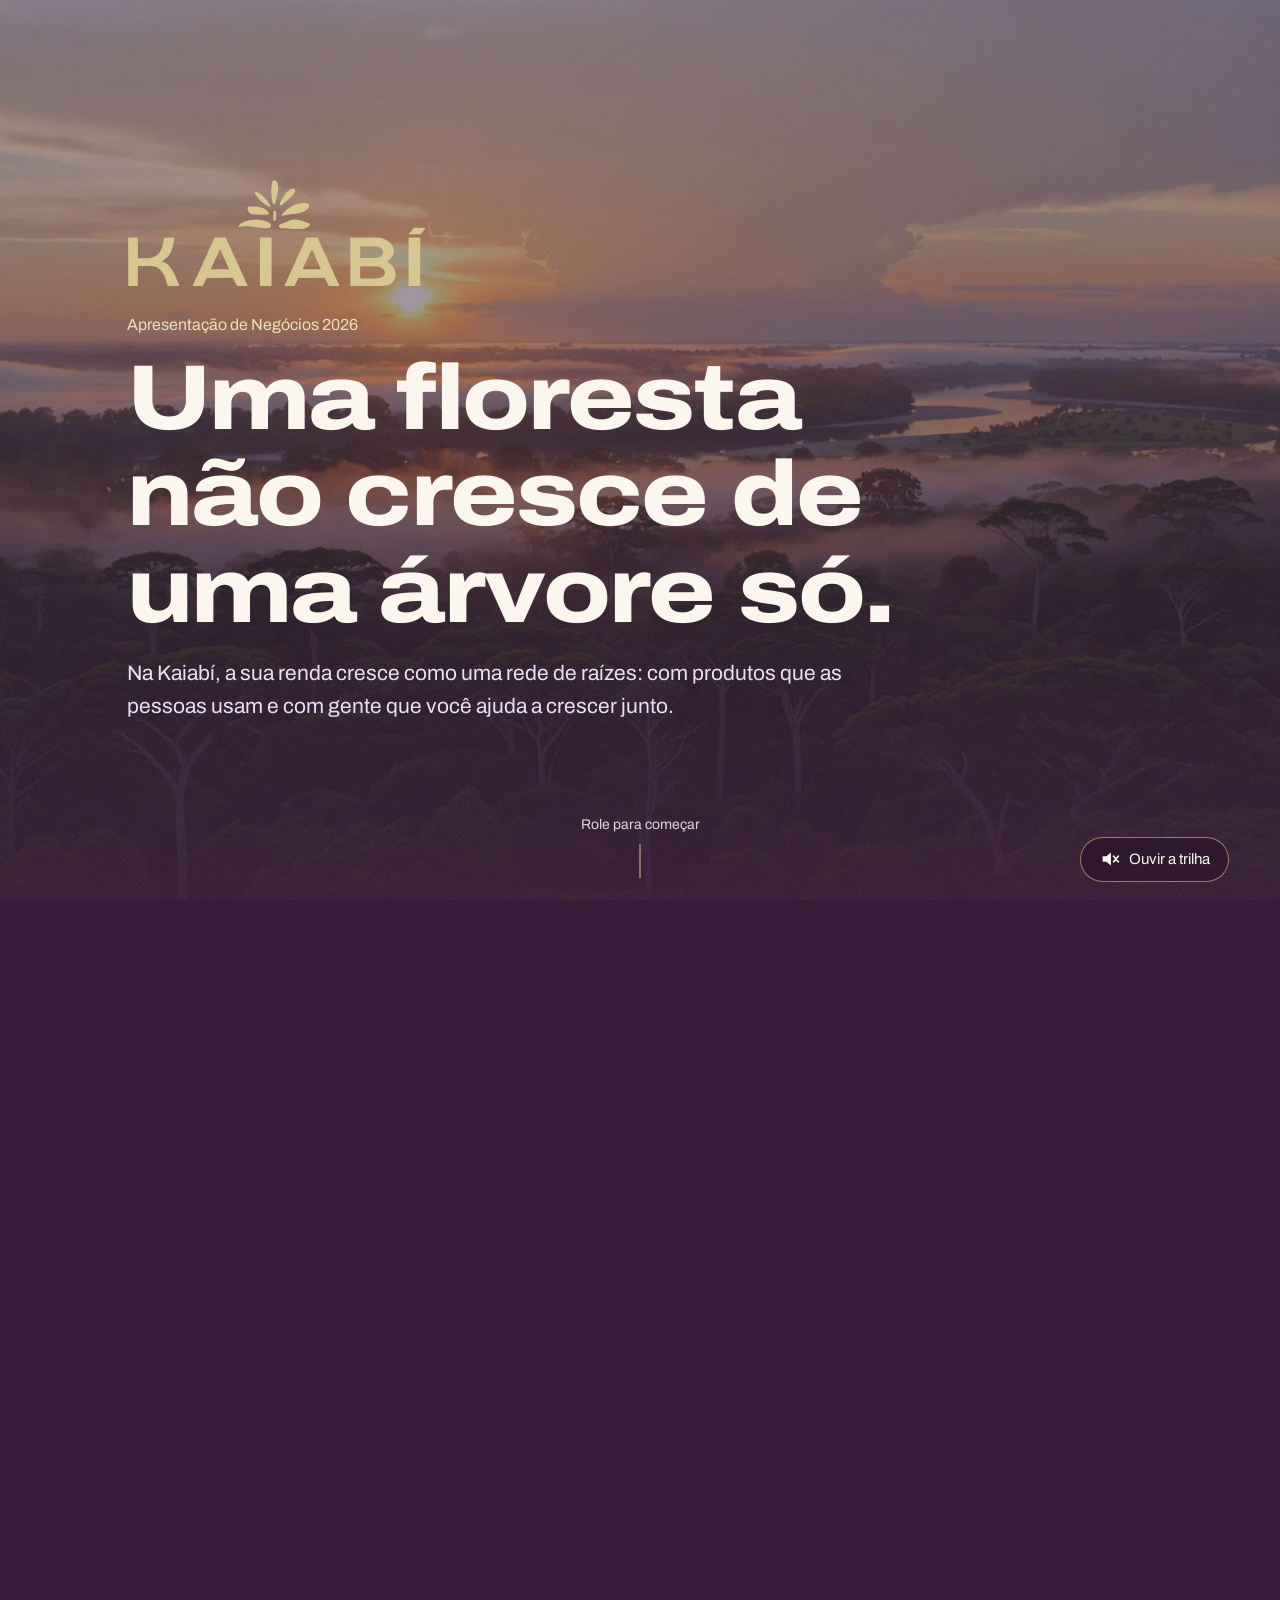
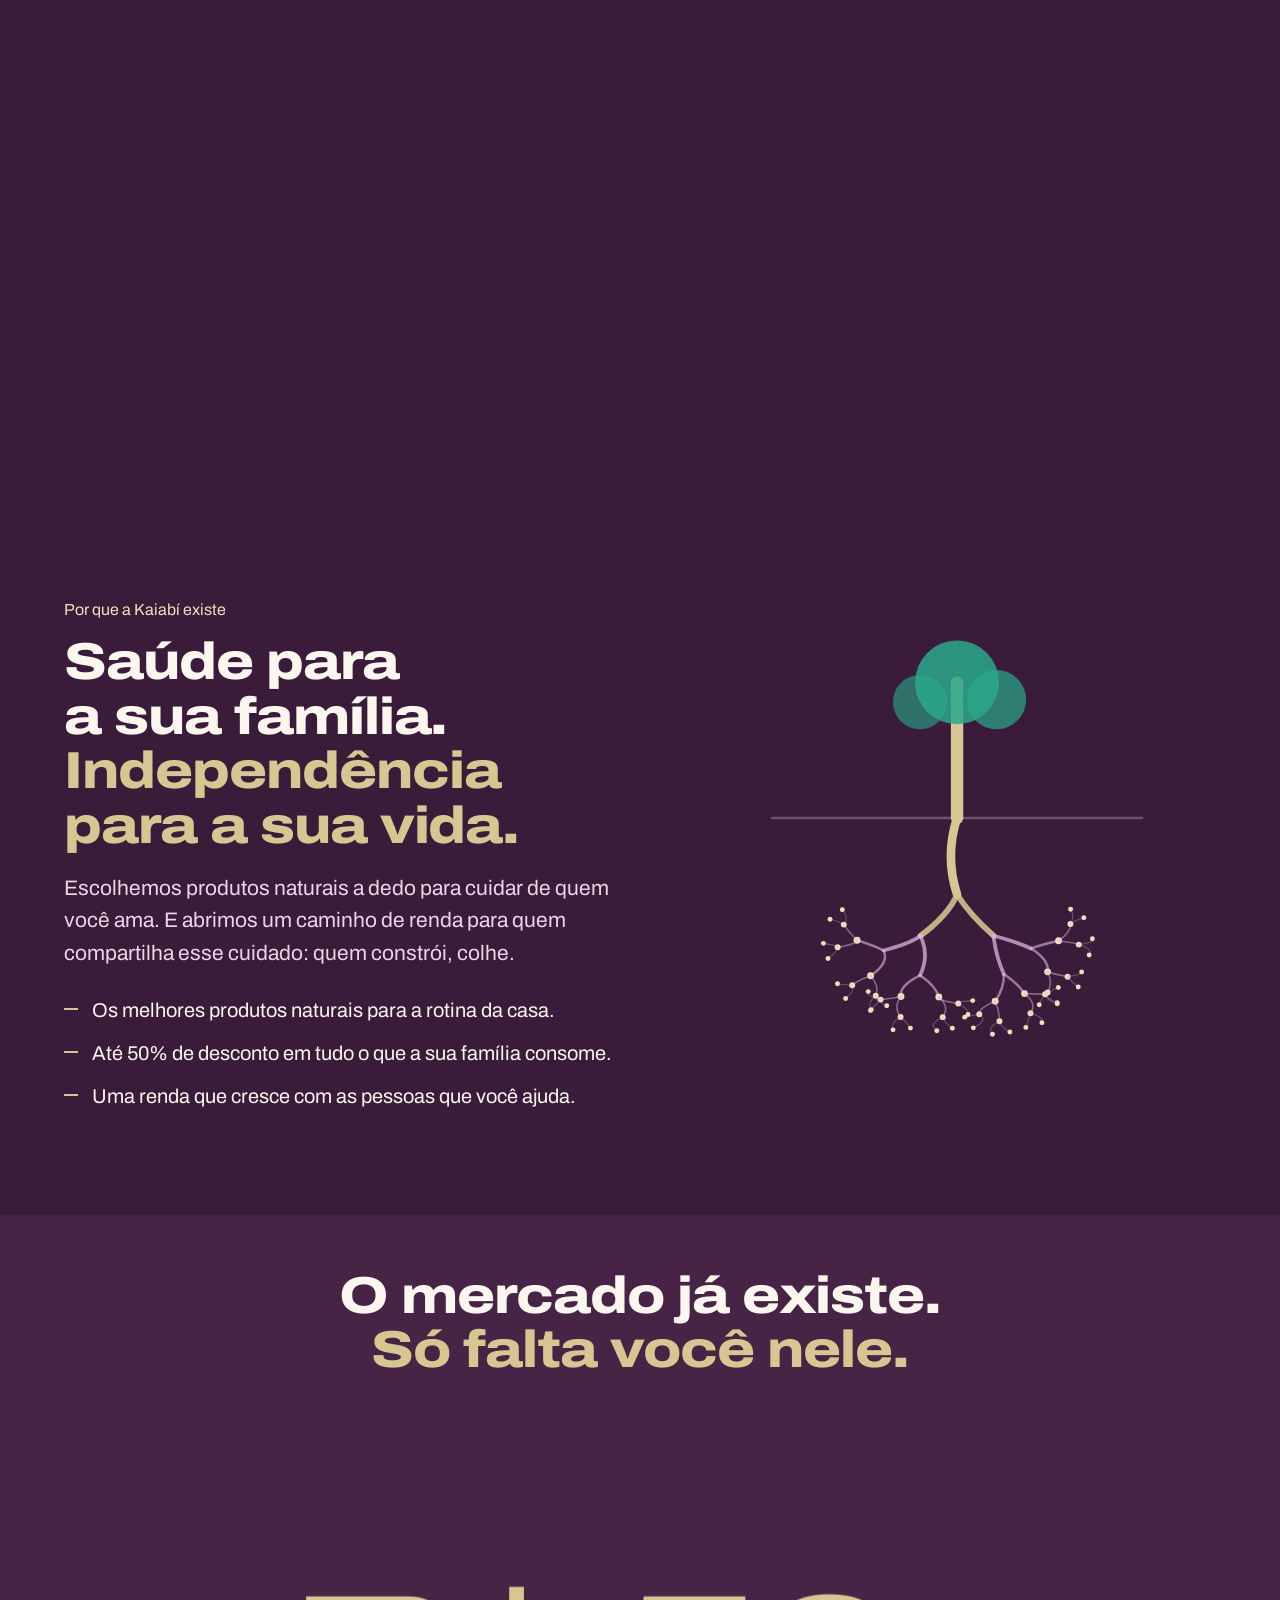
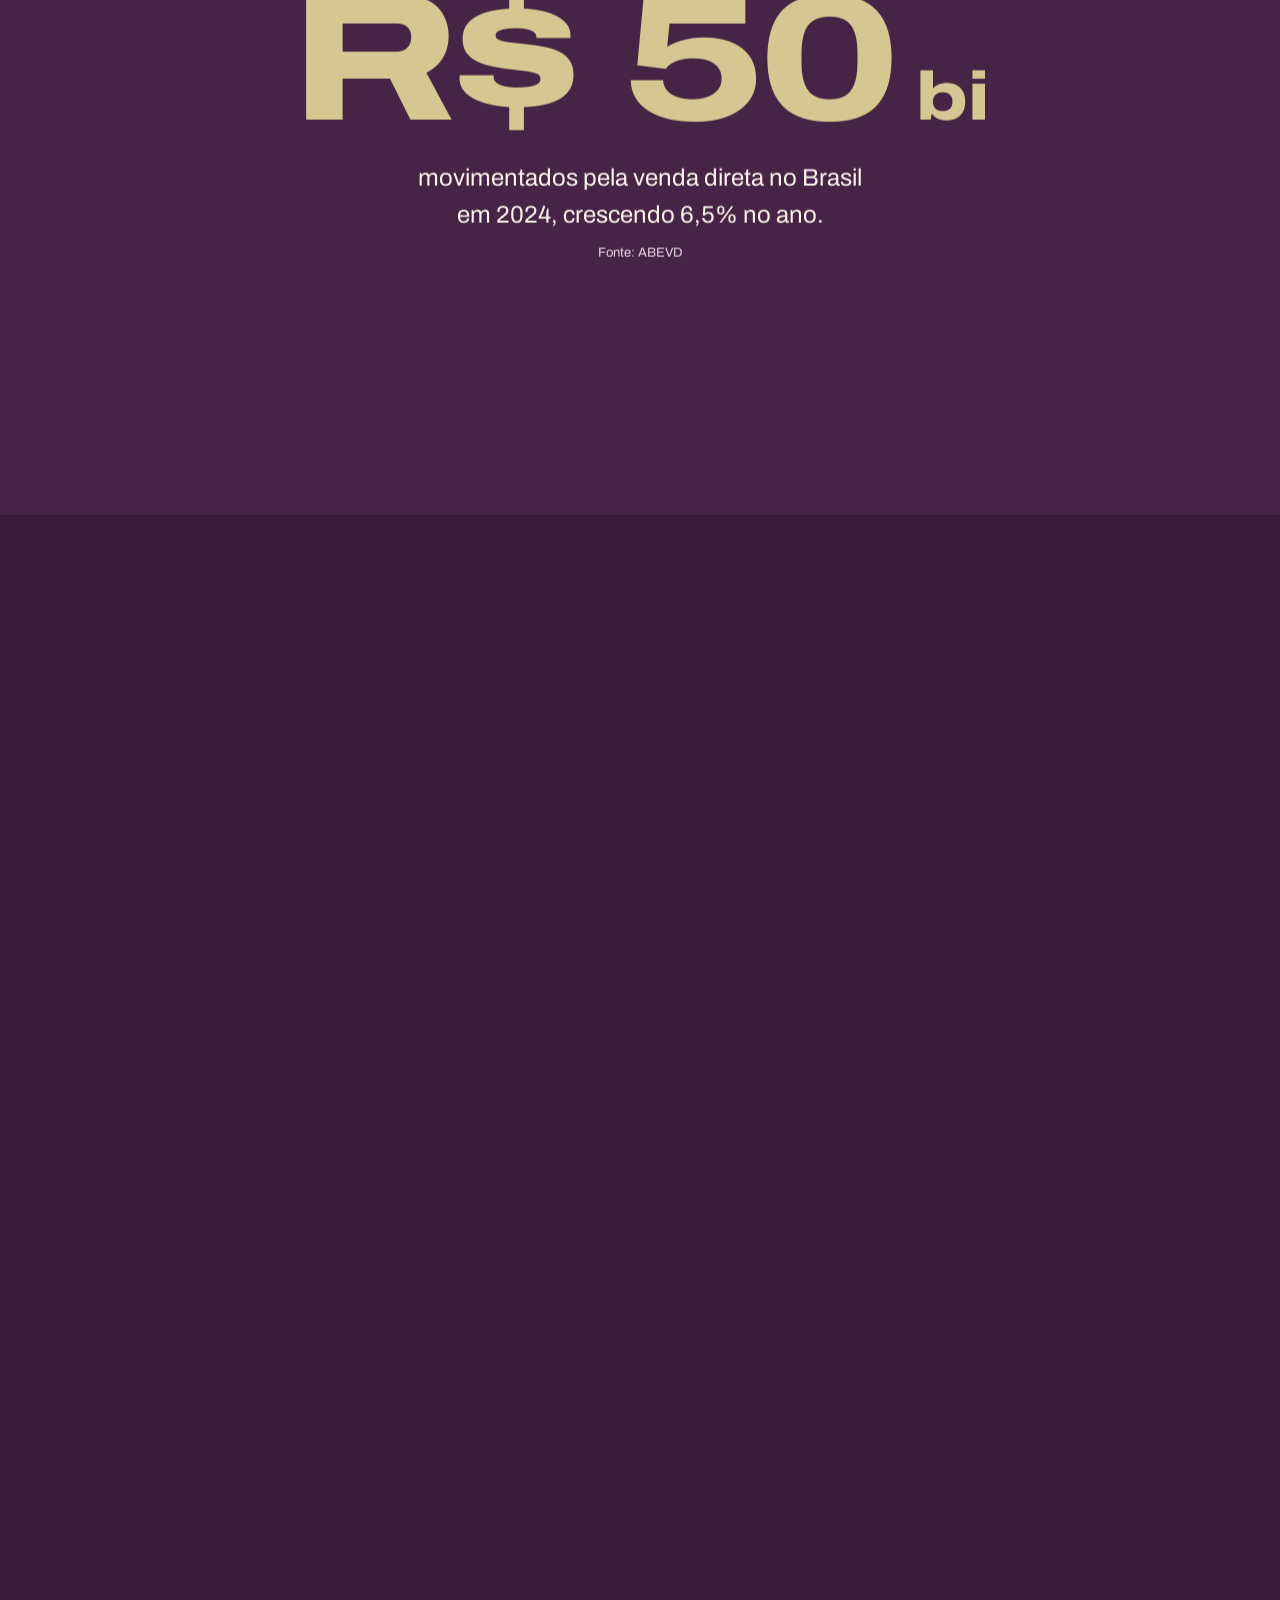
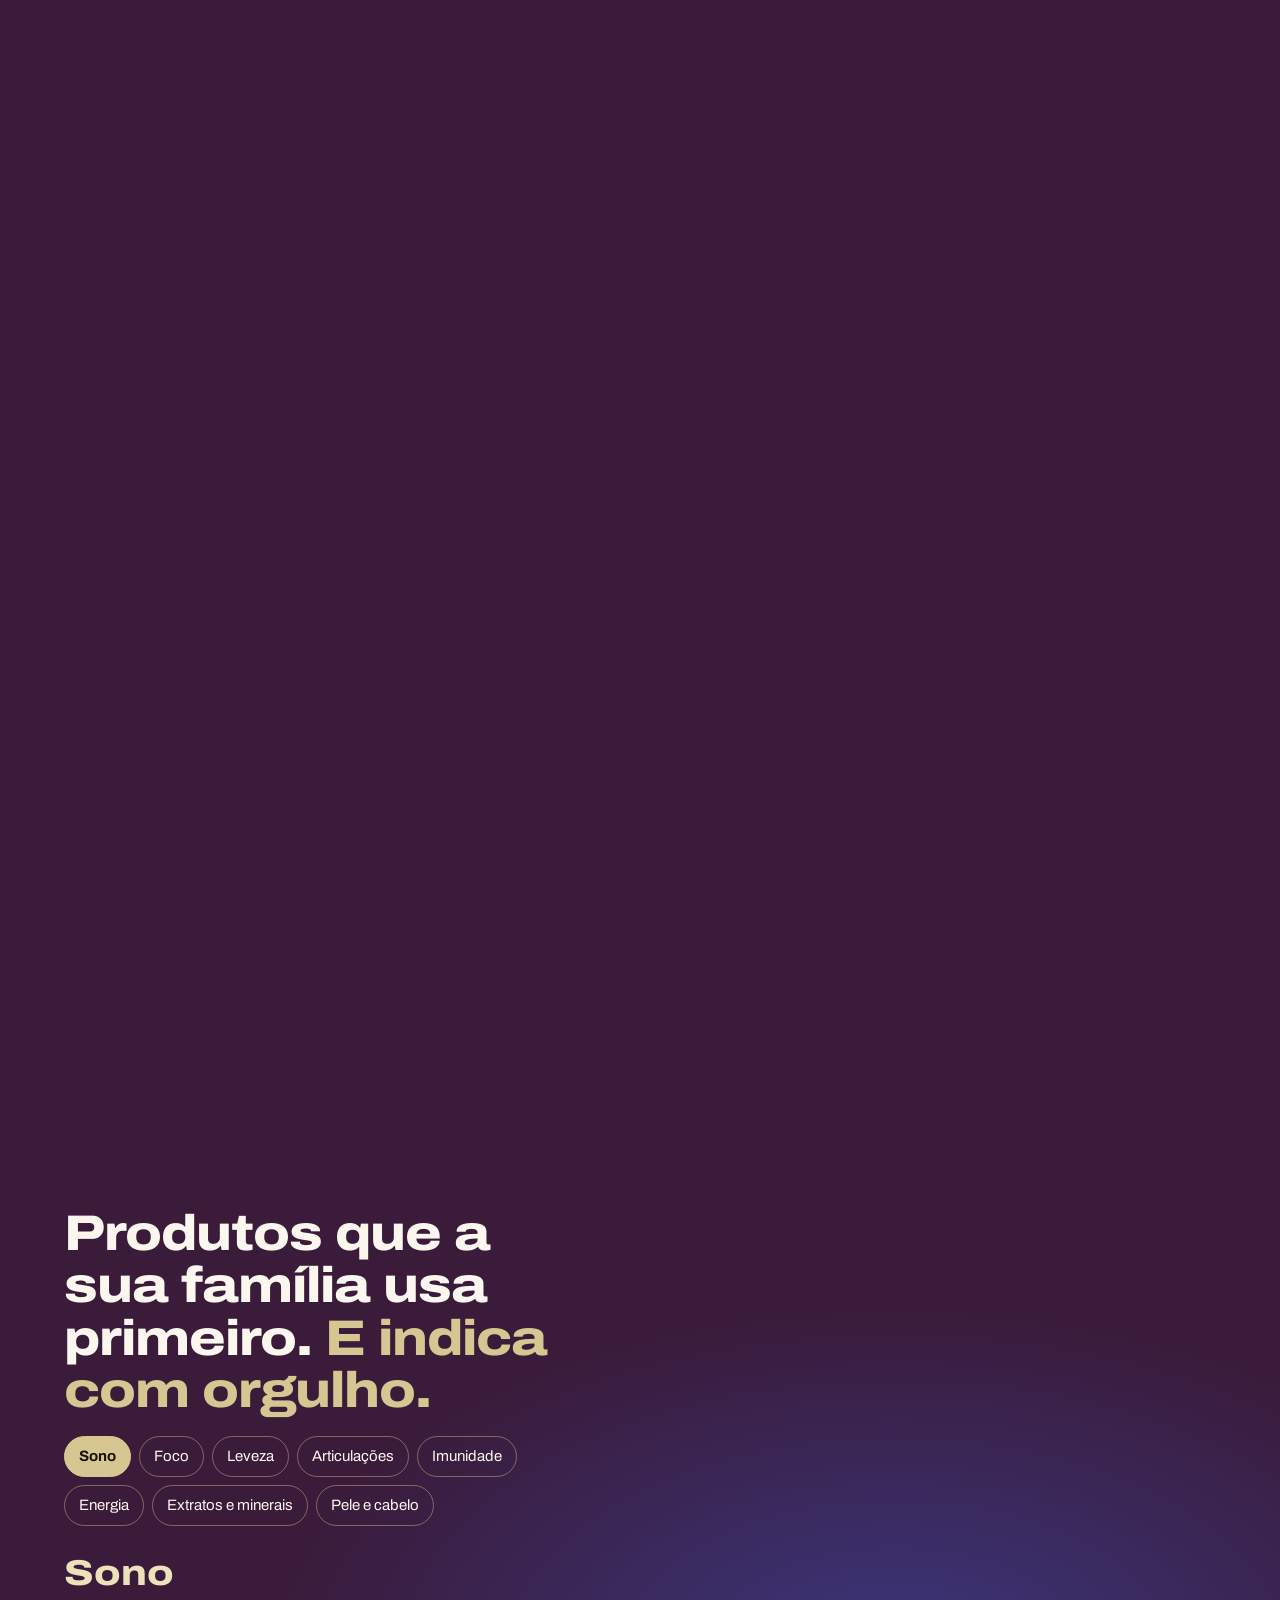
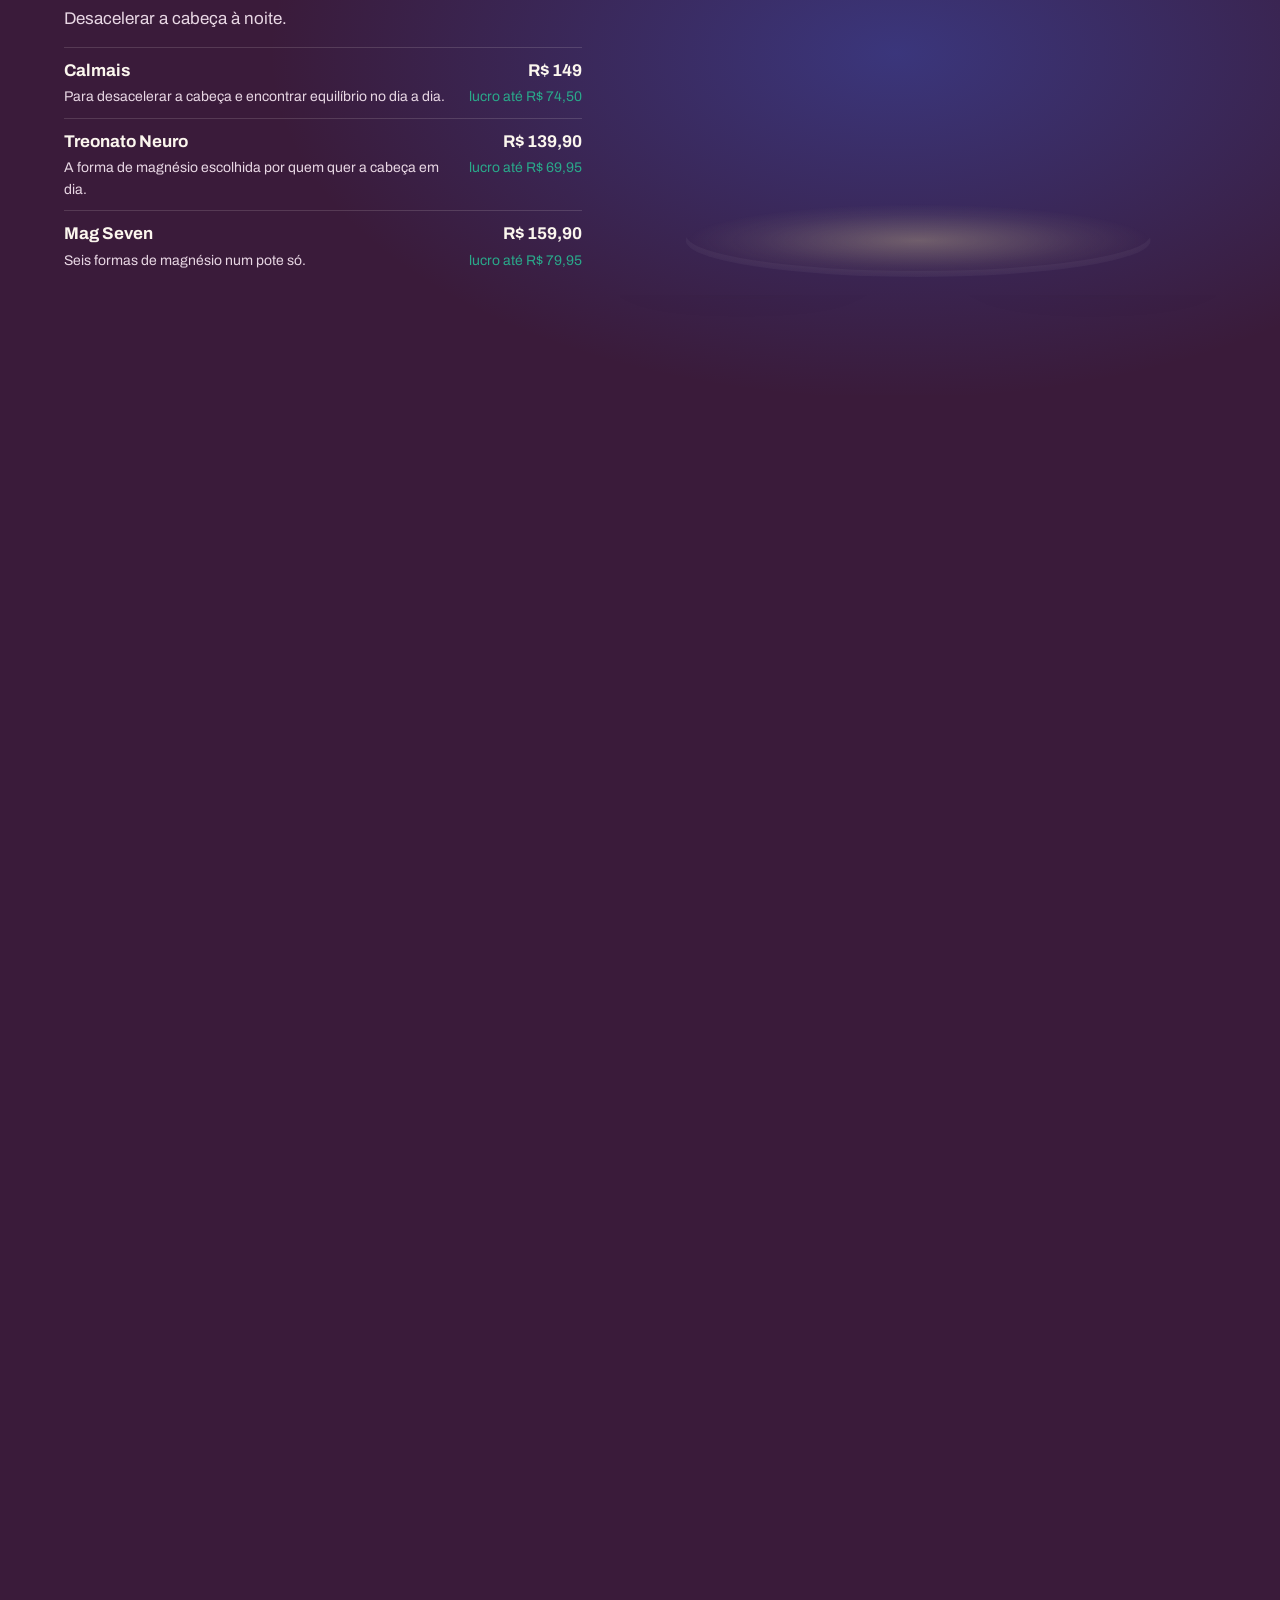
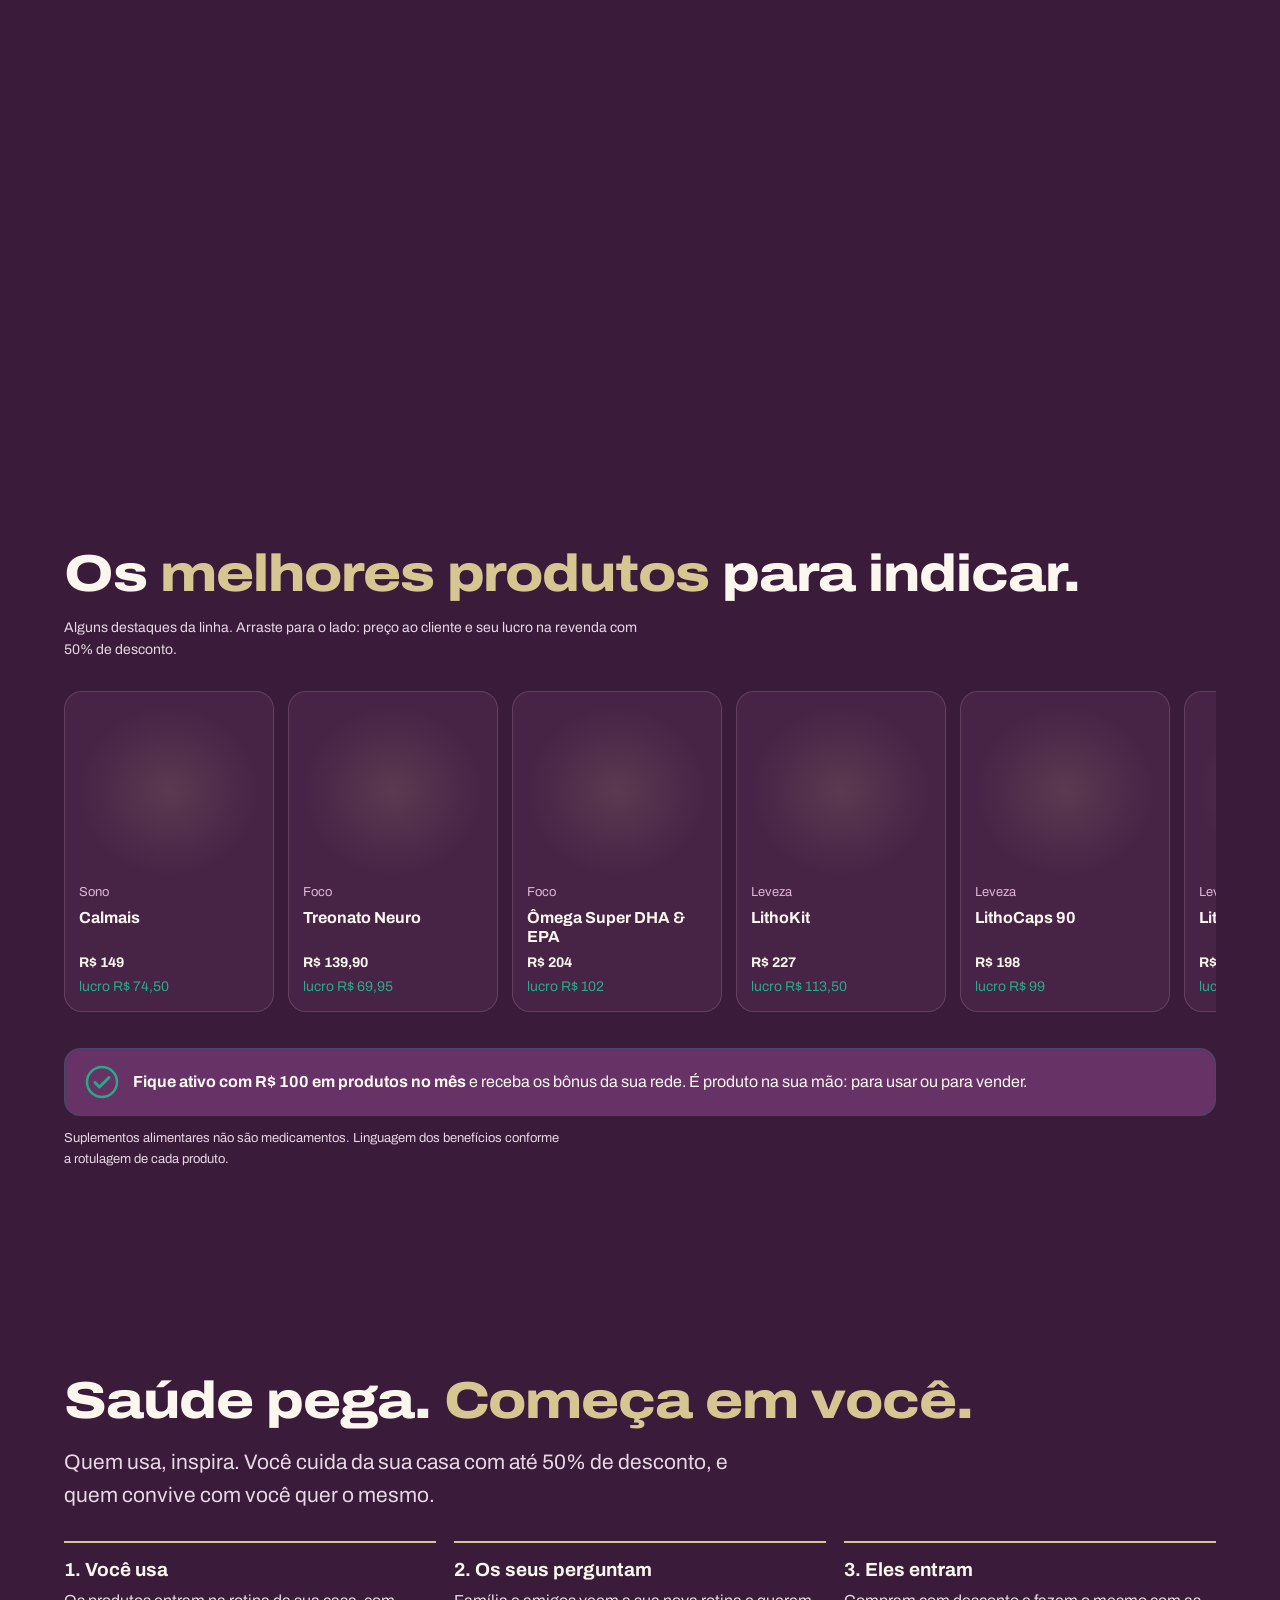
<file: index.html>
<!DOCTYPE html>
<html lang="pt-BR"><head><meta charset="utf-8"><meta name="viewport" content="width=device-width,initial-scale=1">
<title>Kaiabí · Apresentação de Negócios</title>
<meta http-equiv="refresh" content="0; url=apresentacao/">
<link rel="canonical" href="apresentacao/">
</head><body style="background:#3a1b3a;color:#fbf6ee;font-family:system-ui,sans-serif;display:grid;place-content:center;min-height:100vh;text-align:center;gap:14px">
<p>Abrindo a Apresentação de Negócios Kaiabí…</p>
<p><a style="color:#d6c691" href="apresentacao/">Apresentação</a> · <a style="color:#d6c691" href="plano/">Plano de Negócios (PDF)</a></p>
</body></html>
</file>
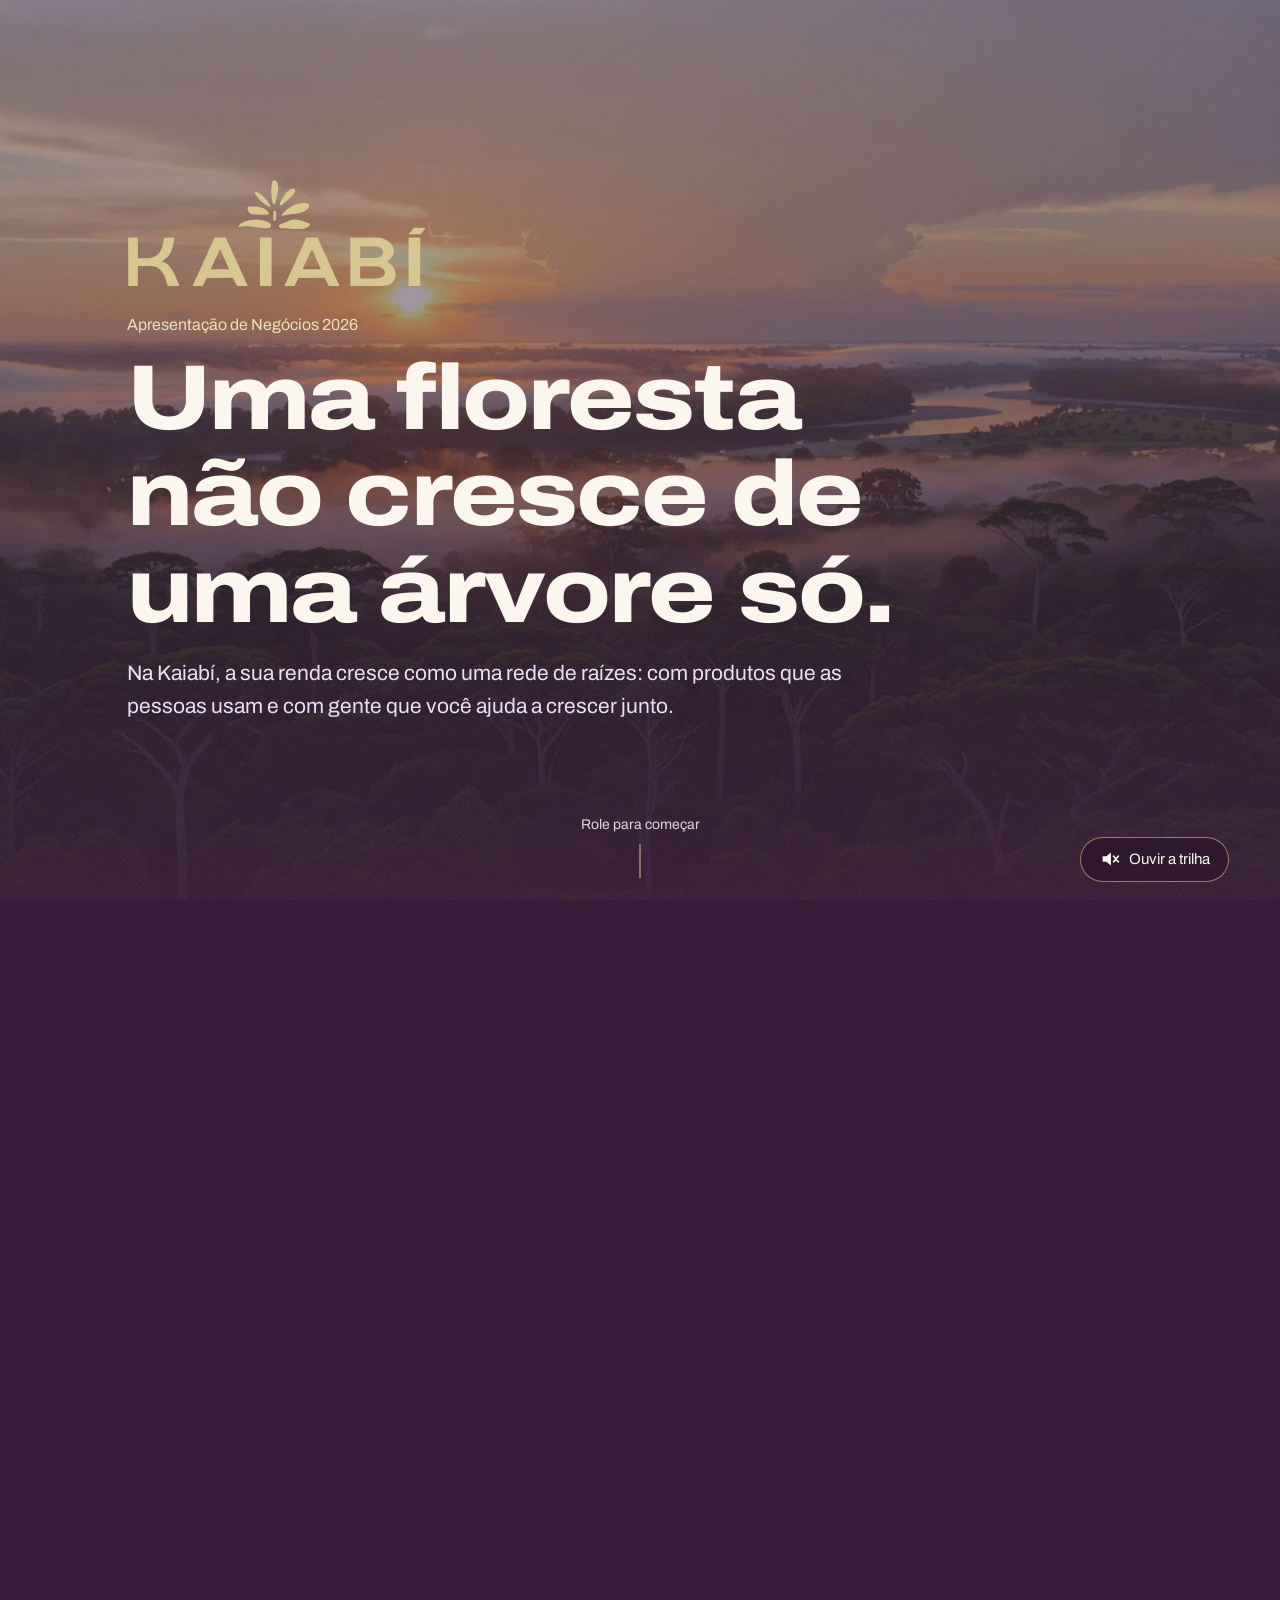
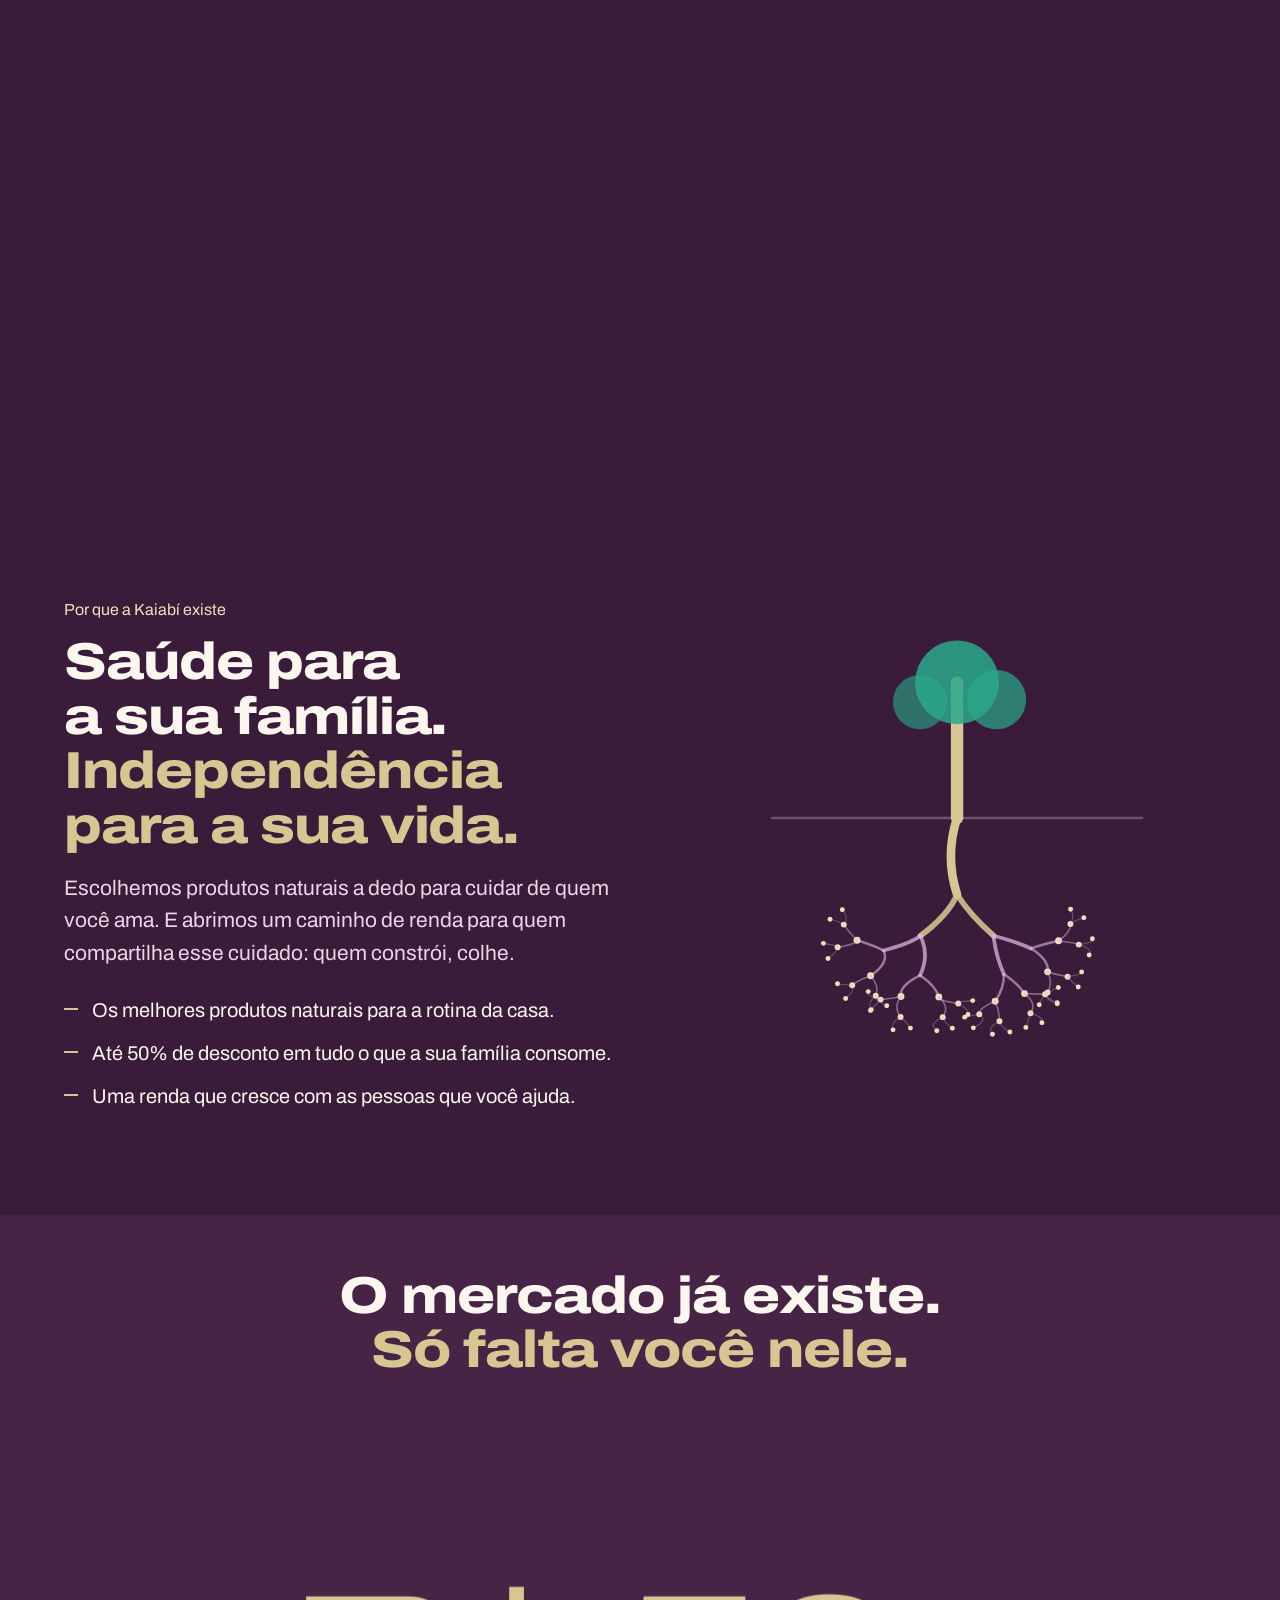
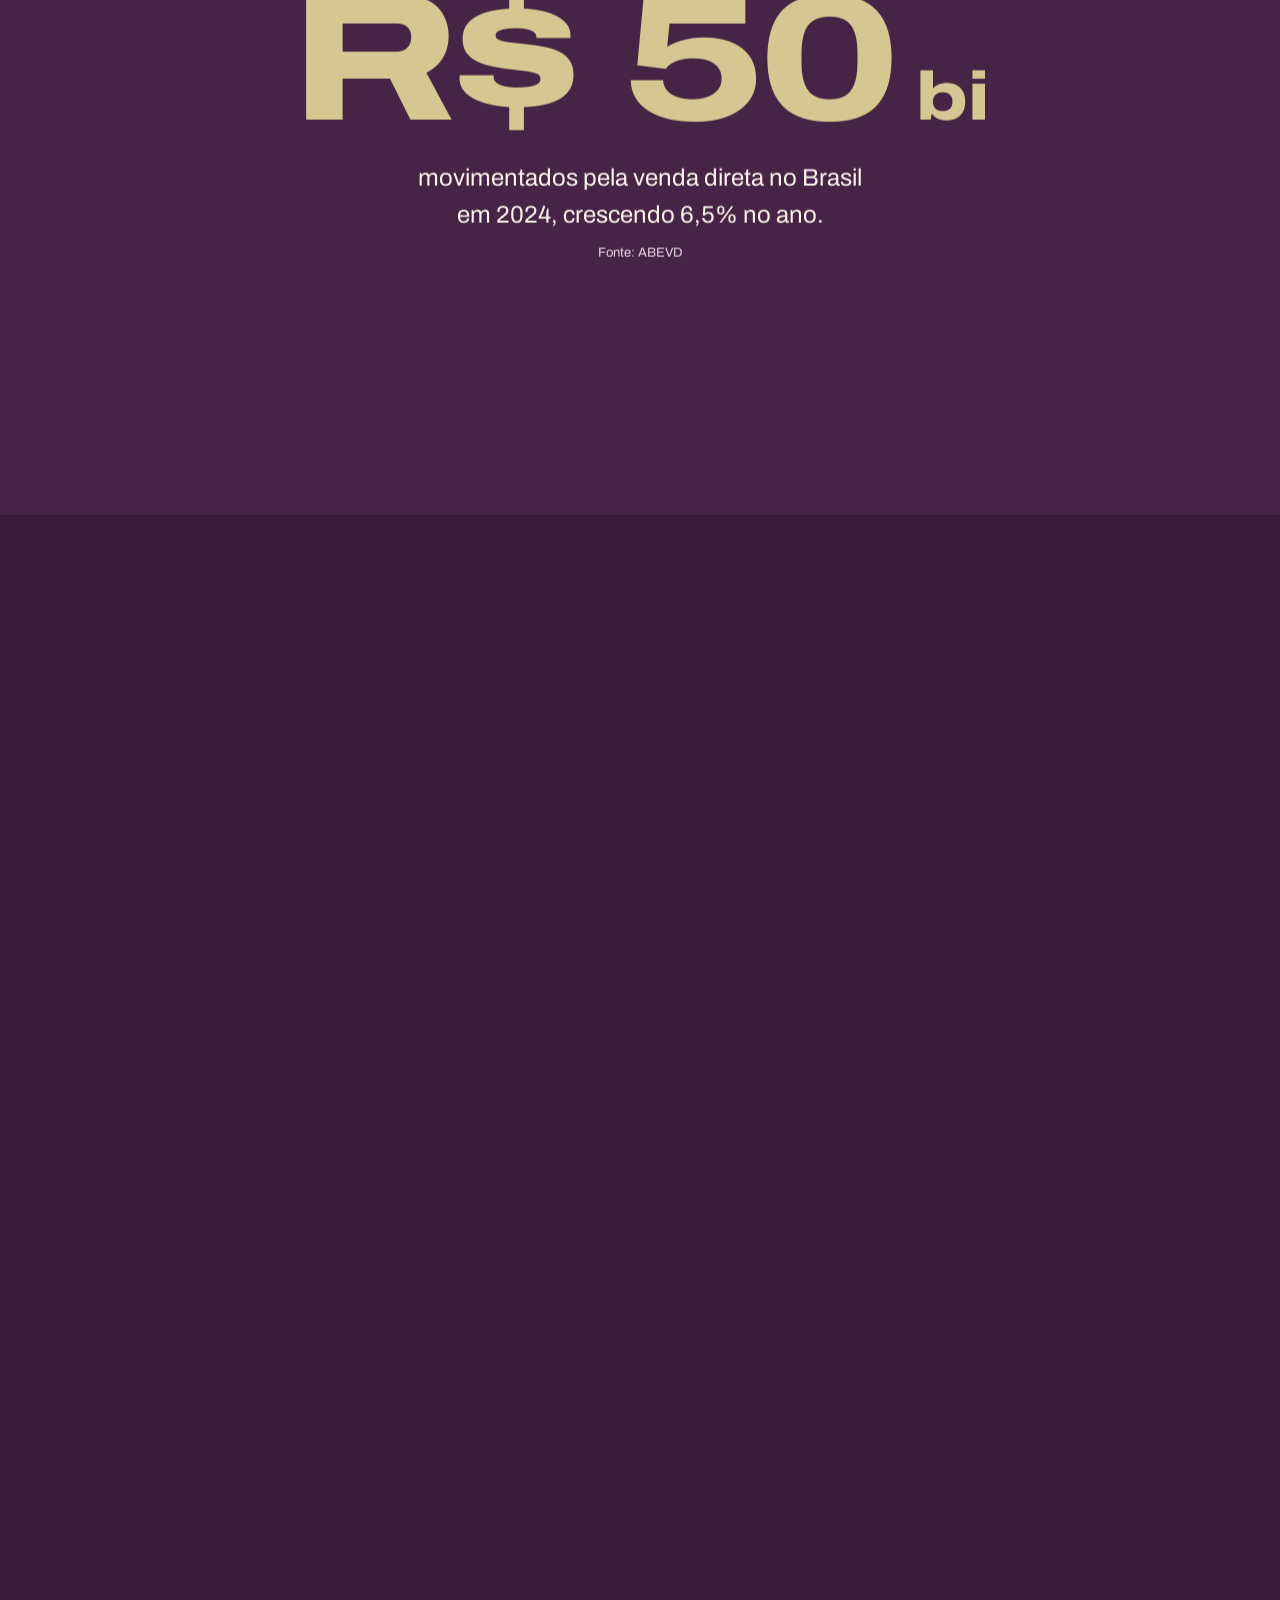
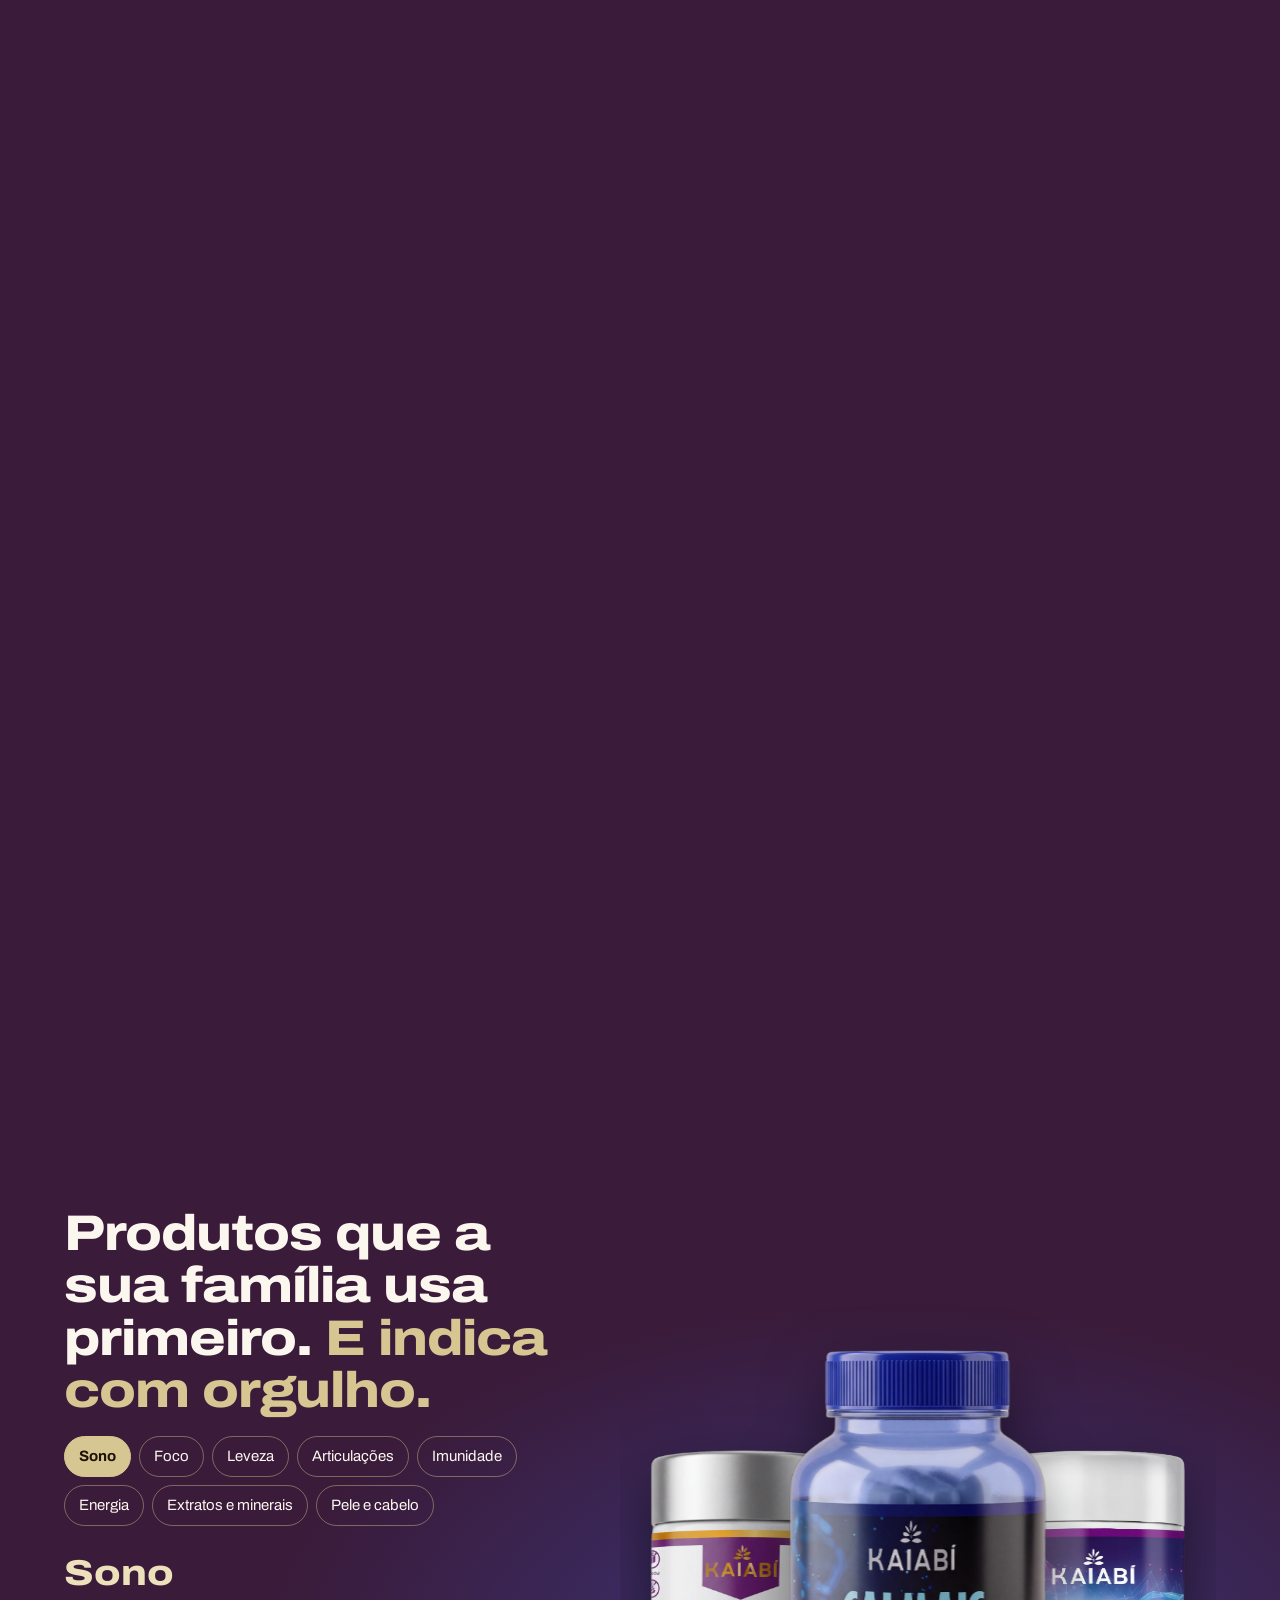
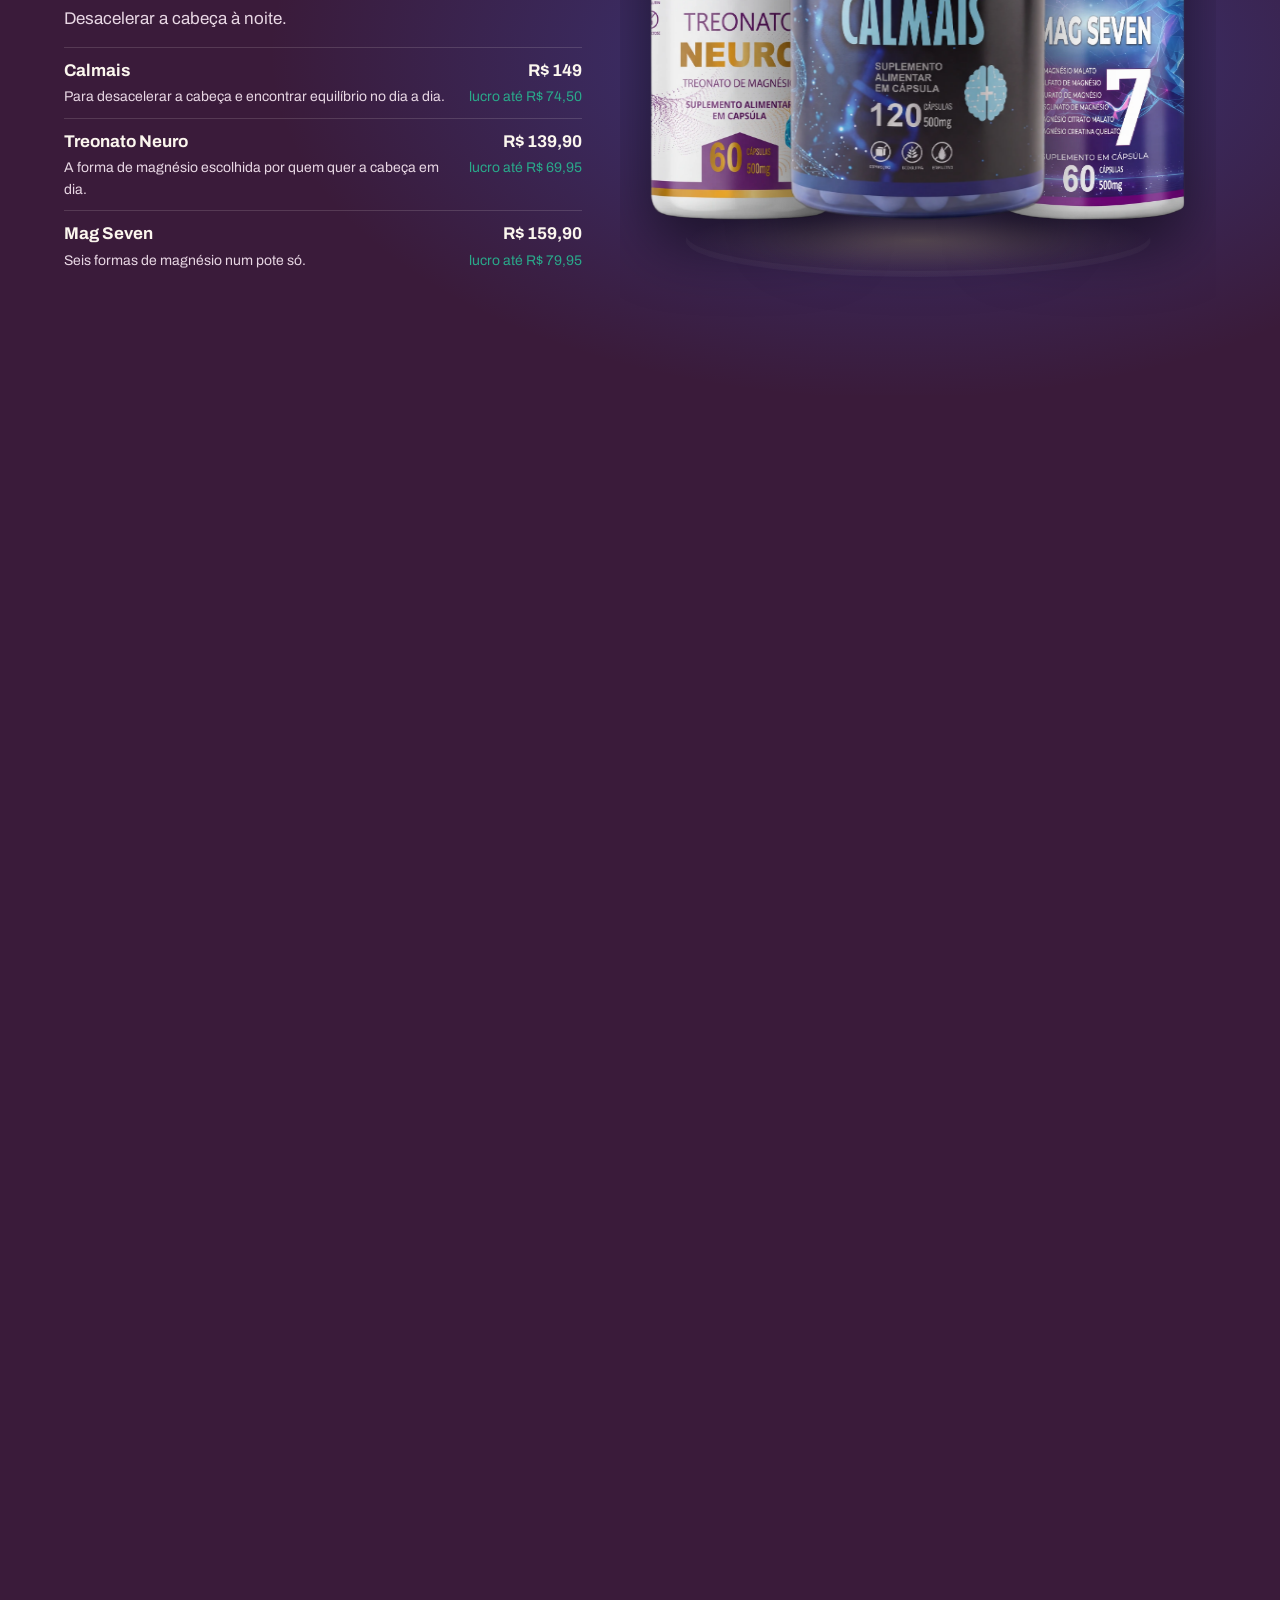
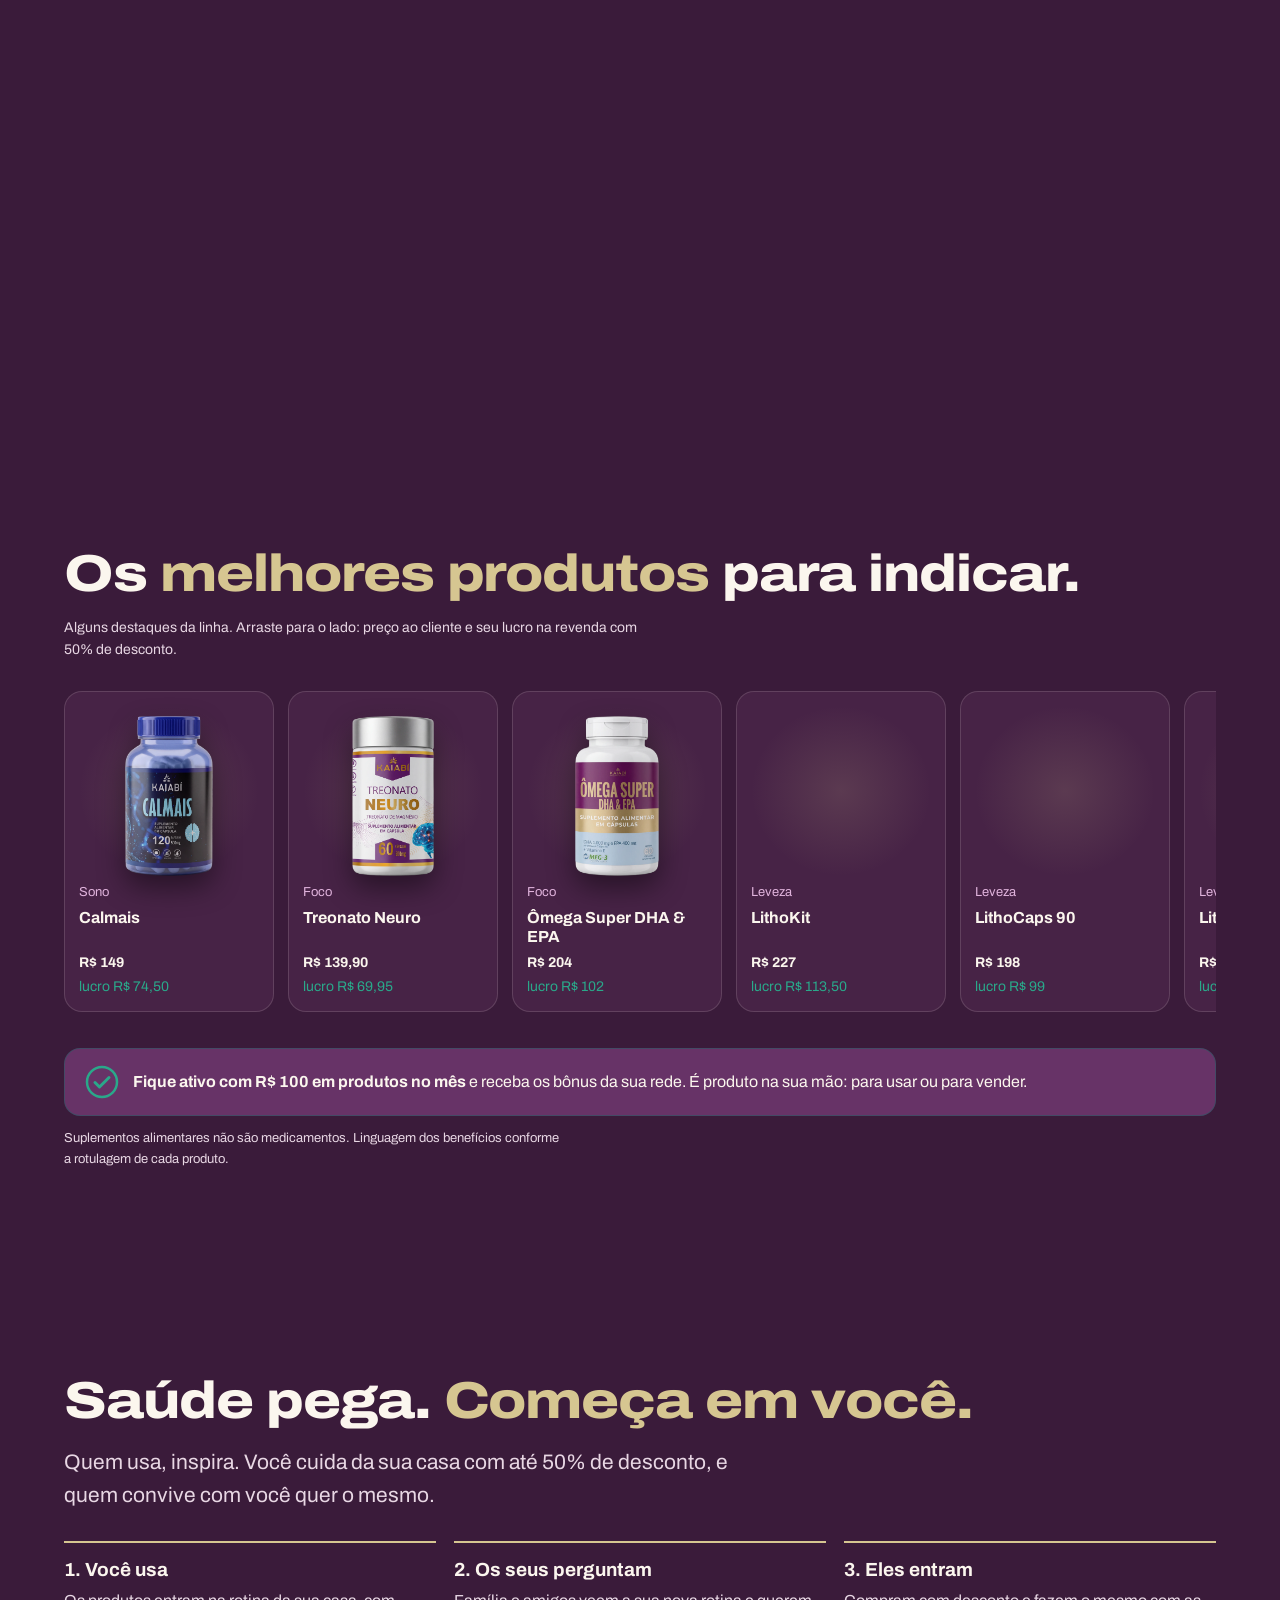
<file: apresentacao/index.html>
<!DOCTYPE html>
<html lang="pt-BR">
<head>
<meta charset="utf-8">
<meta name="viewport" content="width=device-width, initial-scale=1">
<title>APN Kaiabí 2026</title>
<link rel="preconnect" href="https://fonts.googleapis.com">
<link rel="preconnect" href="https://fonts.gstatic.com" crossorigin>
<link href="https://fonts.googleapis.com/css2?family=Archivo:wdth,wght@62..125,400..800&display=swap" rel="stylesheet">
<style>
/* VOICE occasion: a business opportunity told as a night walk through the forest, calm and confident
   IDEA a rede de raízes: the Amazon forest the brand is named after; a network grows like roots
   PICTURE the brand's own Amazon film in the hero, then 3D scenes driven by scroll: number tunnel, prism of fronts, coin climbing a staircase
   COLOUR deep aubergine ground (brand purple at night), Kaiabí gold for what matters, lilac support, leaf green only for growth
   TYPE Archivo expanded 800 for display, Archivo for text
   LAYOUT each chapter one full screen; sticky 3D stages on scroll; phone stacks title, picture, detail */
:root{color-scheme:dark;--bg:#3a1b3a;--bg2:#472346;--bg3:#673367;--ink:#fbf6ee;--mute:#e8d7e4;--gold:#d6c691;--gold2:#ece1bb;--lilac:#e0b3dc;--leaf:#2aa88a;--line:rgba(251,246,238,.14)}
*{box-sizing:border-box;min-width:0}
html{scroll-padding-top:60px;overflow-x:clip}
body{margin:0;background:var(--bg);color:var(--ink);font:17px/1.55 Archivo,system-ui,sans-serif;overflow-x:clip}
h1,h2,h3{font-stretch:118%;font-weight:800;line-height:1.05;letter-spacing:-.02em;margin:0;text-wrap:balance}
h2{font-size:clamp(32px,5vw,52px)}
h3{font-size:22px}
p{margin:0}
a{color:var(--gold2)}
.band{padding:clamp(56px,8vw,112px) max(5vw,16px)}
.wrap{max-width:1180px;margin:0 auto}
.lede{font-size:clamp(18px,2vw,21px);color:var(--mute);max-width:60ch;margin-top:18px}
.gold{color:var(--gold)}
.small{font-size:14px;color:var(--mute)}
.bar{position:fixed;top:0;left:0;height:3px;width:100%;background:var(--gold);transform-origin:0 50%;transform:scaleX(var(--sp,0));z-index:9}
/* scroll scenes */
.scene{position:relative}
.stage{position:sticky;top:0;height:100svh;overflow:hidden;perspective:1000px}
/* hero */
#hero{height:230svh;--p:0}
#hero .film{position:absolute;inset:-4%;transform:scale(calc(1.01 + var(--p)*.1)) rotateX(calc(var(--p)*12deg));transform-origin:50% 100%}
#hero video,#hero .film img{width:100%;height:100%;object-fit:cover;display:block}
#hero .film::after{content:"";position:absolute;inset:0;background:linear-gradient(180deg,rgba(40,18,40,.35),rgba(40,18,40,.55) 55%,var(--bg));opacity:calc(.85 + var(--p)*.15)}
#hero .stage::after{content:"";position:absolute;inset:0;pointer-events:none;opacity:.12;background-image:url("data:image/svg+xml,%3Csvg xmlns='http://www.w3.org/2000/svg' width='160' height='160'%3E%3Cfilter id='n'%3E%3CfeTurbulence type='fractalNoise' baseFrequency='.9' numOctaves='2' stitchTiles='stitch'/%3E%3C/filter%3E%3Crect width='100%25' height='100%25' filter='url(%23n)'/%3E%3C/svg%3E")}
#hero .t1,#hero .t2{z-index:1;position:absolute;inset:0;display:grid;align-content:center;justify-items:start;padding:0 max(6vw,18px);max-width:1180px;margin:0 auto}
#hero .t1{transform:translateZ(calc(var(--p)*-520px));opacity:calc(1 - var(--p)*2.2)}
#hero .t2{transform:translateZ(calc((1 - var(--p))*260px));opacity:calc(var(--p)*2.4 - 1.1)}
.logo{width:min(300px,62vw);color:var(--gold);display:block}
.logo svg{width:100%;height:auto;display:block}
.kicker{font-size:16px;color:var(--gold2);margin:26px 0 12px}
#hero h1{font-size:clamp(40px,7.4vw,92px);max-width:13ch}
#hero .t1 p.lede{color:#eadff6}
.snd{position:absolute;right:max(4vw,16px);bottom:18px;z-index:3;display:inline-flex;align-items:center;gap:8px;background:rgba(40,18,40,.55);backdrop-filter:blur(6px);-webkit-backdrop-filter:blur(6px);border-color:rgba(214,198,145,.6);font-size:15px;opacity:calc(1 - var(--p)*3)}
.snd svg{width:22px;height:22px}
.snd .x{display:inline}.snd .w1,.snd .w2{display:none}
.snd[aria-pressed=true] .x{display:none}.snd[aria-pressed=true] .w1,.snd[aria-pressed=true] .w2{display:inline}
.snd[aria-pressed=true] .w2{animation:pulse 1.6s ease-in-out infinite}
@keyframes pulse{50%{opacity:.25}}
@media(max-width:600px){.snd span{display:none}.snd{padding:10px 12px}.hint{bottom:26px}}
.hint{position:absolute;bottom:22px;left:50%;transform:translateX(-50%);font-size:14px;color:var(--mute);opacity:calc(1 - var(--p)*4)}
.hint::after{content:"";display:block;width:1px;height:34px;background:var(--gold);margin:8px auto 0;animation:drip 1.8s ease-in-out infinite}
@keyframes drip{0%{transform:scaleY(0);transform-origin:top}50%{transform:scaleY(1);transform-origin:top}51%{transform-origin:bottom}100%{transform:scaleY(0);transform-origin:bottom}}
#hero .t2 h2{font-size:clamp(34px,6vw,72px);max-width:16ch}
/* problem */
.split{display:grid;grid-template-columns:minmax(0,1.1fr) minmax(0,1fr);gap:clamp(28px,5vw,72px);align-items:center}
.roots{width:100%;height:auto;display:block}
.lines{list-style:none;padding:0;margin:26px 0 0;display:grid;gap:12px;font-size:20px}
.lines li{padding-left:28px;position:relative}
.lines li::before{content:"";position:absolute;left:0;top:.62em;width:14px;height:2px;background:var(--gold)}
/* tunnel */
#tunnel{height:520svh}
#tunnel .stage{perspective:700px;background:var(--bg2)}
#tunnel .head{position:absolute;top:clamp(24px,6svh,64px);left:0;right:0;padding:0 max(5vw,16px);text-align:center;z-index:2}
.tcard{--cw:min(760px,88vw);position:absolute;left:50%;top:56%;width:var(--cw);margin-left:calc(var(--cw)/-2);transform-style:preserve-3d;text-align:center;will-change:transform,opacity}
.tcard .num{font-size:clamp(60px,min(14vw,22svh),190px);font-weight:800;font-stretch:125%;line-height:.95;color:var(--gold);letter-spacing:-.03em;white-space:nowrap}
.tcard .num small{font-size:.38em;letter-spacing:0}
.tcard p{font-size:clamp(17px,1.9vw,24px);margin:14px auto 0;max-width:34ch}
.tcard .src{font-size:13px;color:var(--mute);margin-top:8px}
.tcard{translate:0 -50%}
/* about */
.vals{display:grid;grid-template-columns:repeat(3,minmax(0,1fr));gap:18px;margin-top:36px}
.val{border-top:1px solid var(--line);padding-top:16px}
.val b{display:block;font-size:19px;margin-bottom:6px;color:var(--gold2)}
/* prism */
#fronts{height:340svh}
#fronts .stage{display:grid;grid-template-rows:auto 1fr;padding-top:clamp(24px,7svh,72px)}
#fronts .head{padding:0 max(5vw,16px);text-align:center}
.pwrap{position:relative;perspective:1300px}
.ring{--w:clamp(280px,min(660px,82vw),660px);--h:min(520px,64svh);position:absolute;left:50%;top:48%;width:var(--w);height:var(--h);margin:calc(var(--h)/-2) 0 0 calc(var(--w)/-2);transform-style:preserve-3d;transform:translateZ(calc(var(--w)*-.5)) rotateY(var(--r,0deg))}
.face{position:absolute;inset:0;background:var(--bg3);border:1px solid rgba(214,198,145,.35);border-radius:22px;padding:28px;display:flex;flex-direction:column;gap:14px;backface-visibility:hidden;-webkit-backface-visibility:hidden;opacity:var(--o,1);transform:rotateY(calc(var(--i)*120deg)) translateZ(calc(var(--w)*.5))}
.face .tag{font-size:14px;color:var(--lilac)}
.face p{font-size:clamp(16px,1.4vw,18px)}
.face h3{font-size:clamp(22px,3vw,28px)}
.face .duo{margin-top:auto;display:grid;grid-template-columns:1fr 1fr;gap:14px;border-top:1px solid var(--line);padding-top:16px}
.face .duo b{display:block;font-size:clamp(24px,3.4vw,32px);font-stretch:120%;color:var(--gold);white-space:nowrap}
.face .duo span{font-size:14px;color:var(--mute)}
@media(min-width:1100px){.face{font-size:19px;padding:38px;gap:18px}.face h3{font-size:34px}.face svg{width:64px;height:64px}.face .duo b{font-size:40px}.face p{font-size:19px}.face .duo span{font-size:15px}}
.face svg{width:54px;height:54px}
.dots{position:absolute;bottom:22px;left:0;right:0;display:flex;justify-content:center;gap:10px}
.dots i{width:9px;height:9px;border-radius:50%;background:var(--line)}
.dots i.on{background:var(--gold)}
.helper{text-align:center;font-size:14px;color:var(--mute);padding:0 16px 56px}
/* plans */
.plans{display:grid;grid-template-columns:repeat(3,minmax(0,1fr));gap:20px;margin-top:40px;perspective:1100px}
.plan{--e:1;background:var(--bg2);border:1px solid var(--line);border-radius:22px;padding:26px;display:flex;flex-direction:column;gap:14px;transform-origin:50% 100%;transform:rotateX(calc((1 - var(--e))*58deg)) translateY(calc((1 - var(--e))*50px));opacity:calc(.2 + var(--e)*.8)}
.plan.top{border-color:var(--gold);background:linear-gradient(var(--bg3),var(--bg2))}
.plan .nm{font-size:24px;font-weight:800;font-stretch:118%}
.plan .badge{align-self:flex-start;font-size:13px;background:var(--gold);color:#1d1208;padding:4px 10px;border-radius:99px;font-weight:700}
.plan .price{display:flex;align-items:baseline;gap:10px;flex-wrap:wrap}
.plan .price b{font-size:clamp(34px,4vw,44px);font-stretch:120%;white-space:nowrap}
.plan .price s{color:var(--mute);white-space:nowrap}
.plan ul{list-style:none;margin:0;padding:0;display:grid;gap:9px;font-size:16px}
.plan li{display:flex;justify-content:space-between;gap:12px;border-top:1px solid var(--line);padding-top:9px}
.plan li span:last-child{white-space:nowrap;font-weight:700;text-align:right}
.plan li .no{color:var(--mute);font-weight:400}
.vip{margin-top:22px;border:1px dashed rgba(224,179,220,.5);border-radius:18px;padding:18px 22px;color:var(--mute)}
.vip b{color:var(--ink)}
/* earnings */
.pillars{display:grid;grid-template-columns:repeat(3,minmax(0,1fr));gap:22px;margin-top:40px;perspective:1100px}
.pill h3{display:flex;align-items:center;gap:12px;margin-bottom:4px}
.psub{font-size:14px;color:var(--lilac);margin-bottom:12px}
.pill h3 svg{width:30px;height:30px;flex:none}
.gcard{--e:1;background:var(--bg2);border-radius:18px;padding:18px 20px;margin-top:12px;border:1px solid var(--line);transform-origin:0 50%;transform:rotateY(calc((1 - var(--e))*-70deg));opacity:calc(.15 + var(--e)*.85)}
.gcard .row{display:flex;justify-content:space-between;align-items:baseline;gap:12px}
.gcard b{font-size:17px}
.gcard .v{font-size:24px;font-weight:800;font-stretch:120%;color:var(--gold);white-space:nowrap}
.gcard p{font-size:15px;color:var(--mute);margin-top:6px}
/* simulator */
#sim{background:var(--bg2)}
.simgrid{display:grid;grid-template-columns:minmax(0,1fr) minmax(0,1fr);gap:clamp(24px,4vw,56px);margin-top:36px;align-items:start}
.ctrl{display:grid;gap:26px}
.presets{display:flex;flex-wrap:wrap;gap:10px}
button,.btn{font:inherit;font-size:16px;min-height:44px;padding:10px 18px;border-radius:99px;border:1px solid var(--gold);background:transparent;color:var(--ink);cursor:pointer}
button[aria-pressed=true]{background:var(--gold);color:#1d1208;font-weight:700}
button:focus-visible,.btn:focus-visible,input:focus-visible{outline:3px solid var(--lilac);outline-offset:3px}
label.sl{display:grid;gap:8px}
label.sl .top{display:flex;justify-content:space-between;gap:12px}
label.sl output{font-weight:800;color:var(--gold2);white-space:nowrap}
input[type=range]{-webkit-appearance:none;appearance:none;width:100%;height:44px;background:transparent}
input[type=range]::-webkit-slider-runnable-track{height:6px;border-radius:6px;background:linear-gradient(90deg,var(--gold) var(--f,50%),var(--line) var(--f,50%))}
input[type=range]::-moz-range-track{height:6px;border-radius:6px;background:linear-gradient(90deg,var(--gold) var(--f,50%),var(--line) var(--f,50%))}
input[type=range]::-webkit-slider-thumb{-webkit-appearance:none;width:26px;height:26px;border-radius:50%;background:var(--gold2);margin-top:-10px;border:3px solid var(--bg)}
input[type=range]::-moz-range-thumb{width:22px;height:22px;border-radius:50%;background:var(--gold2);border:3px solid var(--bg)}
.result{background:var(--bg);border:1px solid rgba(214,198,145,.45);border-radius:24px;padding:28px;position:sticky;top:24px}
.result .big{font-size:clamp(46px,7vw,80px);font-weight:800;font-stretch:122%;color:var(--gold);line-height:1;white-space:nowrap;margin:8px 0 22px}
.stack3{display:grid;gap:10px}
.srow{display:grid;grid-template-columns:minmax(0,1fr) auto;gap:12px;align-items:center}
.srow .track{grid-column:1/-1;height:8px;border-radius:8px;background:var(--line);overflow:hidden}
.srow .track i{display:block;height:100%;background:var(--leaf);border-radius:8px;transition:width .25s}
.srow b{white-space:nowrap}
.math{font-size:14px;color:var(--mute);margin-top:18px}
/* career */
#career{height:520svh}
#career .stage{display:grid;grid-template-rows:auto minmax(0,1fr) auto;padding:clamp(22px,6svh,64px) max(5vw,16px) 26px;gap:12px;background:var(--bg)}
.cmid{display:grid;grid-template-columns:minmax(0,1fr) minmax(0,1fr);align-items:center;gap:clamp(18px,4vw,60px);max-width:1180px;width:100%;margin:0 auto}
.coinbox{perspective:900px;display:grid;place-items:center}
.coin{width:min(380px,52vw,38svh);aspect-ratio:1;border-radius:50%;position:relative;transform-style:preserve-3d;transform:rotateY(var(--spin,0deg));background:radial-gradient(circle at 35% 30%,var(--c2),var(--c1) 62%,var(--c3));box-shadow:inset 0 0 0 10px rgba(255,255,255,.18),inset 0 0 0 14px rgba(0,0,0,.18),0 30px 60px rgba(0,0,0,.45);display:grid;place-items:center;transition:background .4s}
.coin .gems{display:flex;gap:8%;width:56%;justify-content:center;flex-wrap:wrap}
.coin .gem{width:30%;aspect-ratio:1;border-radius:50%;background:radial-gradient(circle at 35% 30%,#fff,var(--g) 45%,#1e0d1e);box-shadow:0 0 0 4px rgba(255,255,255,.35)}
.coin .word{font-size:clamp(14px,2vw,20px);font-weight:800;font-stretch:125%;color:rgba(40,20,10,.55);letter-spacing:.04em}
.crown{position:absolute;top:-14%;left:50%;width:34%;translate:-50% 0;color:var(--gold2)}
.cinfo h3{font-size:clamp(34px,5.4vw,60px);font-stretch:122%}
.cinfo .lv{color:var(--mute);font-size:15px;margin-bottom:6px}
.kpis{display:grid;grid-template-columns:repeat(2,minmax(0,1fr));gap:14px 22px;margin-top:20px}
.kpis b{display:block;font-size:clamp(24px,3.4vw,34px);font-stretch:120%;color:var(--gold);white-space:nowrap}
.kpis span{font-size:14px;color:var(--mute)}
.steps{display:grid;grid-template-columns:repeat(9,minmax(0,1fr));gap:6px;align-items:end;height:min(120px,14svh);max-width:1180px;width:100%;margin:0 auto}
.steps i{display:block;border-radius:6px 6px 0 0;background:var(--bg3);height:var(--h);transition:background .3s}
.steps i.done{background:rgba(214,198,145,.45)}
.steps i.on{background:var(--gold)}
.slabels{display:grid;grid-template-columns:repeat(9,minmax(0,1fr));gap:6px;max-width:1180px;width:100%;margin:6px auto 0;font-size:12.5px;color:var(--mute);text-align:center}
.tbl{overflow-x:auto;margin-top:28px;border:1px solid var(--line);border-radius:16px}
table{border-collapse:collapse;width:100%;font-size:15px;font-variant-numeric:tabular-nums}
th,td{padding:11px 14px;text-align:right;border-bottom:1px solid var(--line);white-space:nowrap}
th:first-child,td:first-child{text-align:left}
th{color:var(--mute);font-weight:600}
tr:last-child td{border-bottom:0}
.lead2{display:grid;grid-template-columns:minmax(0,1fr) minmax(0,1fr);gap:22px;margin-top:40px}
.panel{background:var(--bg2);border-radius:22px;padding:26px;border:1px solid var(--line)}
.panel p{color:var(--mute);margin-top:8px}
.meter{display:grid;grid-template-columns:9em minmax(0,1fr) 3.4em;gap:12px;align-items:center;margin-top:14px;font-size:15px}
.meter .m{height:14px;border-radius:8px;background:var(--bg3);overflow:hidden}
.meter .m i{display:block;height:100%;background:var(--gold);width:var(--w)}
.meter b{text-align:right;font-size:20px;color:var(--gold2)}
/* trust + cta */
.trust{display:grid;grid-template-columns:repeat(3,minmax(0,1fr));gap:22px;margin-top:36px}
.trust div{border-top:2px solid var(--leaf);padding-top:16px}
.trust b{display:block;font-size:19px;margin-bottom:6px}
.trust p{color:var(--mute);font-size:16px}
#cta{background:var(--gold);color:#1d1208}
#cta .lede{color:#3a2a12}
.go{display:grid;grid-template-columns:repeat(3,minmax(0,1fr));gap:22px;margin:40px 0 34px;counter-reset:s}
.go li{list-style:none;border-top:2px solid #1d1208;padding-top:14px;font-size:18px}
.go li b{display:block;font-size:22px;font-stretch:118%;margin-bottom:4px}
#cta .btn{background:#1d1208;color:var(--gold2);border-color:#1d1208;text-decoration:none;display:inline-flex;align-items:center;font-weight:700}
footer{padding:36px max(5vw,16px);font-size:14px;color:var(--mute);background:var(--bg)}
footer .wrap{display:grid;gap:10px}
/* products */
#produtos{height:820svh}
.more{font-size:14px;color:var(--lilac);margin-top:8px}
#produtos .stage{background:radial-gradient(ellipse 70% 55% at var(--gx,70%) 62%,color-mix(in srgb,var(--glow,#8a3a7a) 42%,transparent),transparent 70%),var(--bg);transition:background .6s}
.pgrid{position:absolute;inset:0;display:grid;grid-template-columns:minmax(0,1fr) minmax(0,1.15fr);align-items:center;gap:clamp(16px,3vw,48px);padding:clamp(20px,5svh,56px) max(5vw,16px);max-width:1400px;margin:0 auto}
.ptext h2{font-size:clamp(30px,4.2vw,50px)}
.chips{display:flex;flex-wrap:wrap;gap:8px;margin:18px 0 20px}
.chips button{min-height:40px;padding:8px 14px;font-size:15px;border-color:rgba(214,198,145,.45)}
.chips button[aria-pressed=true]{background:var(--gold);color:#1d1208;font-weight:700;border-color:var(--gold)}
.pinfo{min-height:250px}
.pinfo .gname{font-size:clamp(26px,3vw,36px);font-weight:800;font-stretch:118%;color:var(--gold2)}
.pinfo .gline{color:var(--mute);margin:4px 0 14px}
.prow{display:grid;grid-template-columns:minmax(0,1fr) auto;gap:2px 14px;padding:10px 0;border-top:1px solid var(--line)}
.prow b{font-size:17px}
.prow .pr{white-space:nowrap;text-align:right;font-weight:700}
.prow small{color:var(--mute);font-size:14px}
.prow .lu{white-space:nowrap;text-align:right;color:var(--leaf);font-size:14px;grid-column:2}
.pinfo.swap{animation:pin .45s ease-out}
@keyframes pin{from{opacity:0;transform:translateY(10px)}}
.pstage{position:relative;height:100%;min-height:320px;perspective:1100px;overflow:hidden}
.pset{position:absolute;inset:0;transform-style:preserve-3d;will-change:transform,opacity}
.pot{position:absolute;bottom:14%;left:50%;transform-origin:50% 100%}
.pot img{display:block;height:var(--ph);width:auto;max-width:none;filter:drop-shadow(0 26px 30px rgba(0,0,0,.5))}
.pset .pot:nth-child(1){--ph:min(54svh,470px);transform:translateX(-50%) translateZ(60px);z-index:3}
.pset .pot:nth-child(2){--ph:min(42svh,370px);transform:translateX(-142%) translateZ(-60px) rotateY(18deg);z-index:2}
.pset .pot:nth-child(3){--ph:min(42svh,370px);transform:translateX(42%) translateZ(-60px) rotateY(-18deg);z-index:1}
.pset .pot:nth-child(4){--ph:min(34svh,300px);transform:translateX(175%) translateZ(-160px) rotateY(-26deg);z-index:0;opacity:.92}
.pset:has(.pot:nth-child(4)) .pot:nth-child(3){transform:translateX(52%) translateZ(-60px) rotateY(-16deg)}
.pset .pot.wide img{height:calc(var(--ph)*.72)}
.pset .pot.wide:nth-child(n+2) img{height:calc(var(--ph)*.5)}
.ped{position:absolute;left:50%;bottom:9%;width:min(78%,560px);height:9%;translate:-50% 0;border-radius:50%;background:radial-gradient(closest-side,rgba(214,198,145,.35),rgba(214,198,145,.08) 70%,transparent);box-shadow:inset 0 -6px 0 rgba(255,255,255,.04)}
.pnote{font-size:13px;color:var(--mute);margin-top:12px}
.shelfband{padding-top:clamp(40px,6vw,72px)}
.shelfhead{display:flex;justify-content:space-between;align-items:end;gap:16px;flex-wrap:wrap}
.shelf{display:grid;grid-auto-flow:column;grid-auto-columns:clamp(160px,17vw,210px);gap:14px;overflow-x:auto;scroll-snap-type:x mandatory;padding:22px 2px 18px;margin-top:8px;scrollbar-width:thin}
.card{scroll-snap-align:start;background:var(--bg2);border:1px solid var(--line);border-radius:18px;padding:14px;display:flex;flex-direction:column;gap:6px}
.card .im{height:170px;display:grid;place-items:end center;background:radial-gradient(closest-side,rgba(214,198,145,.14),transparent);border-radius:12px}
.card img{max-height:160px;max-width:100%;width:auto;filter:drop-shadow(0 12px 14px rgba(0,0,0,.45))}
.card b{font-size:16px;line-height:1.2}
.card .tg{font-size:13px;color:var(--lilac)}
.card .pp{display:flex;flex-direction:column;gap:2px;margin-top:auto;font-size:14px}
.card .pp span:first-child{font-weight:700;white-space:nowrap}
.card .pp span:last-child{color:var(--leaf);white-space:nowrap}
.act{display:flex;gap:14px;align-items:center;margin-top:18px;padding:16px 20px;border-radius:16px;background:var(--bg3);border:1px solid rgba(1,119,97,.35)}
.act svg{width:34px;height:34px;flex:none}
.act p{font-size:16px}
@media(max-width:820px){.pgrid{grid-template-columns:minmax(0,1fr);grid-template-rows:auto auto minmax(0,1fr) auto;align-content:stretch;padding-top:18px;padding-bottom:16px;gap:6px}.ptext{display:contents}.ptext h2{font-size:26px;order:0}.chips{order:1;margin:10px 0 0;flex-wrap:nowrap;overflow-x:auto;padding-bottom:4px}.chips button{flex:none;min-height:38px;font-size:14px;padding:6px 12px}.pstage{order:2;min-height:0}.pinfo{order:3;min-height:0}.pinfo .gname{font-size:22px}.pinfo .gline{margin:0 0 6px;font-size:15px}.prow{padding:6px 0;grid-template-columns:minmax(0,1fr) auto auto;align-items:baseline}.prow .lu{grid-row:1;grid-column:2;font-size:13px}.prow .pr{grid-row:1;grid-column:3}.prow b{font-size:15px}.prow small{display:none}.pnote{display:none}.pset .pot:nth-child(1){--ph:min(30svh,300px)}.pset .pot:nth-child(2),.pset .pot:nth-child(3){--ph:min(23svh,230px)}.pot{bottom:12%}}
@media(max-height:700px) and (max-width:820px){.pinfo .gline{display:none}.prow{padding:4px 0}}
.still #produtos{height:auto}
.still #produtos .stage{display:none}
/* consumption model */
#consumo{background:var(--bg2)}
.cstory{display:grid;grid-template-columns:repeat(3,minmax(0,1fr));gap:18px;margin-top:30px}
.cstory div{border-top:2px solid var(--gold);padding-top:12px}
.cstory b{display:block;font-size:19px;margin-bottom:4px}
.cstory p{color:var(--mute);font-size:16px}
.duo2{margin-top:34px;padding:clamp(18px,3vw,30px);border-radius:22px;background:var(--gold);color:#1d1208}
.duo2 h3{font-size:clamp(24px,3.2vw,34px)}
.duo2 .gold{color:#5b1f4f}
.duo2 ol{list-style:none;padding:0;margin:18px 0 14px;display:grid;grid-template-columns:repeat(3,minmax(0,1fr));gap:18px}
.duo2 li{border-top:2px solid #1d1208;padding-top:10px;font-size:16px}
.duo2 li b{display:block;font-size:19px;font-stretch:118%;margin-bottom:4px}
.duo2>p{font-weight:600}
@media(max-width:820px){.duo2 ol{grid-template-columns:minmax(0,1fr)}}
.proj{margin-top:24px;background:var(--bg);border:1px solid var(--line);border-radius:24px;padding:clamp(16px,3vw,30px)}
.pctrl{display:flex;flex-wrap:wrap;gap:14px 28px;align-items:end}
.pctrl label.sl{flex:1 1 260px}
.pctrl .presets{flex:1 1 280px}
.pctrl .presets span{display:block;width:100%;font-size:14px;color:var(--mute)}
.tree{position:relative;height:clamp(260px,36vw,380px);margin-top:18px}
.tree svg{position:absolute;inset:0;width:100%;height:100%}
.tree text{font:600 13px Archivo,system-ui,sans-serif;fill:var(--mute);paint-order:stroke;stroke:var(--bg);stroke-width:4px}
.tree text.k{fill:var(--gold2)}
.kp3{display:grid;grid-template-columns:repeat(3,minmax(0,1fr));gap:14px;margin-top:16px}
.ptab .sm{display:none}
@media(max-width:380px){.ptab .cur{display:none}}
@media(max-width:600px){.ptab th,.ptab td{padding:7px 3px;font-size:12px}.ptab tr.tot td{font-size:13px}.ptab tr.na td{font-size:12px!important}.ptab .lg{display:none}.ptab .sm{display:inline}.ptab td small{display:none!important}.ptab td:first-child{width:30%;hyphens:auto}}
.kp3 div{background:var(--bg2);border-radius:16px;padding:16px}
.kp3 b{display:block;font-size:clamp(26px,3.6vw,40px);font-stretch:120%;color:var(--gold);white-space:nowrap;line-height:1.1}
.kp3 span{font-size:14px;color:var(--mute)}
.pnote2{font-size:14px;color:var(--mute);margin-top:14px}
details.pnote2 summary{cursor:pointer;color:var(--gold2);min-height:44px;display:flex;align-items:center}
details.pnote2 p{margin-top:8px}
.ptit{margin-top:28px;font-size:clamp(20px,2.4vw,26px)}
.pdash{display:grid;grid-template-columns:minmax(0,1fr) minmax(0,1.2fr);gap:clamp(16px,2.5vw,32px);align-items:stretch}
.pleft{display:flex;flex-direction:column;gap:14px}
.prow2{display:flex;flex-wrap:wrap;gap:10px 22px}
.prow2 .presets{flex:none;gap:8px}
.prow2 .presets span{display:block;width:100%;font-size:14px;color:var(--mute)}
.prow2 button{min-height:40px;padding:6px 14px;font-size:15px}
.pright{display:flex;flex-direction:column;min-height:min(78svh,640px)}
.pright .tree{flex:1;height:auto;min-height:360px;margin-top:0}
.gain{padding:clamp(14px,2vw,22px);border-radius:20px;background:linear-gradient(135deg,var(--bg3),var(--bg2));border:1px solid rgba(214,198,145,.4)}
.brk{display:grid;gap:4px;margin-top:10px;font-size:15px}
.brk div{display:flex;justify-content:space-between;gap:12px;border-top:1px solid var(--line);padding-top:5px}
.brk div b{white-space:nowrap}
.brk div.once{color:var(--mute);font-size:14px}
.leaders #gLead{display:flex;flex-wrap:wrap;gap:8px;margin-top:6px}
.lchip{display:inline-flex;align-items:center;gap:8px;padding:6px 12px 6px 6px;border-radius:99px;background:var(--bg2);border:1px solid var(--line);font-size:14px}
.lchip i{width:24px;height:24px;border-radius:50%;background:radial-gradient(circle at 35% 30%,var(--c2),var(--c1) 62%,var(--c3))}
.lchip b{font-size:15px}
@media(max-width:900px){.pdash{grid-template-columns:minmax(0,1fr)}.pright{min-height:0}.pright .tree{min-height:300px;height:52svh}}
.gk{display:block;color:var(--mute);font-size:15px}
.grow{display:flex;align-items:center;gap:16px;flex-wrap:wrap}
.badge{display:flex;align-items:center;gap:10px}
.badge i{width:56px;height:56px;border-radius:50%;flex:none;background:radial-gradient(circle at 35% 30%,var(--c2),var(--c1) 62%,var(--c3));box-shadow:inset 0 0 0 4px rgba(255,255,255,.2),0 8px 18px rgba(0,0,0,.4);display:grid;place-items:center}
.badge i span{width:30%;aspect-ratio:1;border-radius:50%;background:radial-gradient(circle at 35% 30%,#fff,var(--g) 45%,#1e0d1e)}
.badge b{display:block;font-size:18px;font-stretch:118%}
.badge small{display:block;font-size:13px;color:var(--mute)}
.gbars div i.gr{outline:2px solid var(--leaf);outline-offset:1px}
.gbig small{font-size:.38em;color:var(--mute);font-weight:600;margin-left:4px}
.gbig{display:block;font-size:clamp(40px,5.2vw,70px);font-weight:800;font-stretch:122%;color:var(--gold);line-height:1;white-space:nowrap;margin:6px 0 10px}
.gsub{display:block;font-size:15px;color:var(--mute)}
.gsub b{color:var(--ink)}
.gbars{display:grid;grid-template-columns:repeat(12,minmax(0,1fr));gap:5px;align-items:end;height:200px}
.gbars div{display:flex;flex-direction:column;justify-content:flex-end;align-items:center;height:100%;gap:4px}
.gbars i{display:block;width:100%;border-radius:6px 6px 2px 2px;background:rgba(214,198,145,.35);min-height:3px;transition:height .3s}
.gbars div.on i{background:var(--gold)}
.gbars div.off i{background:rgba(224,179,220,.15)}
.gbars span{font-size:12px;color:var(--mute)}
.gbars em{font-style:normal;font-size:12px;color:var(--gold2);white-space:nowrap}
.treecap{font-size:15px;color:var(--mute);margin-top:6px}
@media(max-width:820px){.gain{grid-template-columns:minmax(0,1fr)}.gbars{height:150px;gap:3px}.gbars em{display:none}.gbars div.on em{display:block;font-size:11px}}
.base{margin-top:8px;padding:12px 16px;border-radius:14px;background:rgba(1,119,97,.12);border:1px solid rgba(1,119,97,.35);font-size:16px}
.base b{color:var(--leaf)}
.ptab{margin-top:12px;border:1px solid var(--line);border-radius:14px;overflow:hidden}
.ptab th:not(:first-child),.ptab td:not(:first-child){text-align:right}
.ptab td:first-child{white-space:normal}
.ptab th:nth-child(2),.ptab td:nth-child(2){background:rgba(214,198,145,.08)}
.ptab tr.tot td{font-weight:800;font-size:18px;color:var(--gold);border-top:2px solid var(--gold)}
.ptab td small{display:block;color:var(--mute);font-size:12.5px;font-weight:400}
.ptab .zero{color:var(--mute)}
.ptab tr.na td{color:var(--mute);font-size:14px;white-space:normal}
.ptab tr.na td:last-child{text-align:center}
@media(max-width:820px){.cstory,.kp3{grid-template-columns:minmax(0,1fr)}.kp3 div{padding:12px 16px}.kp3 b{font-size:28px}}
/* phones */
@media(max-width:820px){.split,.simgrid,.cmid,.lead2{grid-template-columns:minmax(0,1fr)}.plans,.pillars,.trust,.go,.vals{grid-template-columns:minmax(0,1fr)}.result{position:relative;top:0}.cmid{align-content:center;gap:14px}.cinfo{text-align:center}.kpis{grid-template-columns:repeat(4,minmax(0,1fr));gap:8px}.kpis b{font-size:22px}.kpis span{font-size:13px}.slabels span{font-size:0}.slabels span::first-letter{font-size:12px}.roots{max-width:420px;margin:0 auto}}
@media(max-width:420px){.kpis{grid-template-columns:repeat(2,minmax(0,1fr))}.face{padding:22px}.meter{grid-template-columns:7.5em minmax(0,1fr) 3em}}
@media(min-width:1500px){body{font-size:18px}.wrap{max-width:1320px}.cmid,.steps,.slabels{max-width:1320px}.lede{font-size:22px}}
@media(max-height:720px) and (max-width:820px){.coin{width:min(200px,27svh)}.lv{display:none}.cinfo h3{font-size:30px}.kpis{margin-top:8px}.kpis b{font-size:19px}#career .stage{gap:6px;padding-top:18px}#career h2{font-size:26px}.steps{height:9svh}}
@media(max-height:620px) and (max-width:820px){.coin{width:22svh}}
/* reduced motion: same content, no movement */
.still .scene{height:auto!important}
.still .stage{position:relative;height:auto;min-height:0;overflow:visible}
.still #hero .stage{height:100svh;overflow:hidden}
.still #hero .t2{display:none}
.still #hero .t1,.still #hero .film{transform:none;opacity:1}
.still #tunnel .stage{display:grid;gap:56px;padding:60px 16px}
.still #tunnel .head{position:relative;top:0}
.still .tcard{position:relative;left:auto;top:auto;margin:0 auto;transform:none!important;opacity:1!important;translate:none}
.still .ring{position:relative;left:auto;top:auto;margin:30px auto;transform:none!important;height:auto;display:grid;gap:18px;width:min(1180px,92vw);grid-template-columns:repeat(auto-fit,minmax(260px,1fr))}
.still .face{position:relative;transform:none;opacity:1}
.still .dots,.still .helper,.still .hint{display:none}
.still #career .stage{height:100svh}
.still .plan,.still .gcard{transform:none;opacity:1}
@media(prefers-reduced-motion:reduce){.hint::after{animation:none}}

/* ===== aplicar auditoria ===== */
.coin .gems{transform:rotateY(calc(-1*var(--spin,0deg)))}
.pnote,.pnote2,.math,.base,.shelfhead .small,.vip{max-width:72ch}
.btn.inv{display:inline-flex;margin-top:26px;background:transparent;color:var(--gold);border:1.5px solid var(--gold);border-radius:99px;padding:12px 24px;font-weight:700;text-decoration:none}
.btn.inv:hover{background:var(--gold);color:#1d1208}
.stackv{margin-top:40px;display:grid;grid-template-columns:1.4fr 1fr;gap:22px;align-items:start}
.stackv h3{grid-column:1/-1;font-size:clamp(22px,2.4vw,30px)}
.stackv ul{list-style:none;margin:0;padding:0;display:grid;gap:12px}
.stackv li{display:grid;gap:2px;padding:16px 18px;border-radius:16px;background:rgba(255,255,255,.05);border:1px solid var(--line);color:var(--mute)}
.stackv li b{color:var(--ink);font-size:17px}
.safe{display:grid;gap:10px;padding:20px;border-radius:18px;border:1.5px solid var(--leaf);background:rgba(1,119,97,.14)}
.safe b{color:var(--ink);font-size:18px}.safe span{color:var(--mute);padding-left:26px;position:relative}
.safe span::before{content:"";position:absolute;left:0;top:.35em;width:14px;height:8px;border-left:2.5px solid var(--leaf);border-bottom:2.5px solid var(--leaf);transform:rotate(-45deg)}
.cdet{margin-top:4px}.cdet>summary{cursor:pointer;list-style:none;display:inline-flex;align-items:center;gap:10px;padding:14px 20px;border-radius:99px;border:1px solid var(--line);font-weight:700;color:var(--ink)}
.cdet>summary::-webkit-details-marker{display:none}.cdet>summary::after{content:"+";font-size:20px;color:var(--gold)}.cdet[open]>summary::after{content:"−"}
.cdet[open]>summary{margin-bottom:22px}
#cta{position:relative;overflow:hidden}
#cta .gold{color:#673367}#cta .kicker{color:#017761;font-weight:700;opacity:1}
#cta .ctaw{position:relative;z-index:1}
.forest{width:100%;max-width:1100px;margin:0 auto 10px;height:clamp(150px,24vw,300px)}
.forest svg{width:100%;height:100%;display:block;overflow:visible}
.forest .tr .gr{transform-box:view-box;transform-origin:0 0;transform:scale(0);transition:transform .7s cubic-bezier(.2,.9,.3,1.25) var(--d,0s)}
.forest .tr.on .gr{transform:scale(1)}
#plant{margin-top:30px;font-size:clamp(16px,1.6vw,19px);padding:16px 28px;border-radius:99px;background:var(--bg);color:var(--gold);border:0;font-weight:800;cursor:pointer;box-shadow:0 12px 30px rgba(58,27,58,.3)}
#plant[disabled]{opacity:.6;cursor:default}
.accept{margin-top:18px;font-size:clamp(18px,1.8vw,21px);font-weight:600;max-width:56ch}
.seed{position:fixed;left:14px;bottom:14px;z-index:40;width:54px;height:54px;pointer-events:none;opacity:0;transition:opacity .4s;filter:drop-shadow(0 4px 10px rgba(0,0,0,.4))}
.seed.show{opacity:1}
.seed .st{transform-box:view-box;transform-origin:30px 54px}
@media(max-width:820px){.plan{transform:none!important;opacity:1!important}.stackv{grid-template-columns:minmax(0,1fr)}.seed{width:36px;height:36px;left:auto;right:8px;bottom:10px}}
@media(max-height:780px) and (min-width:821px){h1{font-size:clamp(40px,min(6.4vw,11svh),92px)}.num{font-size:clamp(56px,min(12vw,18svh),170px)}}
@media(max-height:500px) and (orientation:landscape){h1{font-size:clamp(30px,9svh,52px)}#hero .lede{font-size:15px}#hero .kicker{display:none}.logo{width:110px!important}}
@media(prefers-reduced-motion:reduce){.forest .tr .gr{transition:none}}
footer p{max-width:90ch}

/* ===== rodada 2 ===== */
.gsel{display:grid;gap:10px}
.gsel .gk{font-size:14px;color:var(--mute)}
.gbtns{display:grid;grid-template-columns:repeat(5,minmax(0,1fr));gap:8px}
.gbtns button{display:flex;flex-direction:column;align-items:center;gap:2px;min-height:58px;padding:8px 4px;border-radius:14px;border:1px solid rgba(214,198,145,.45);background:rgba(255,255,255,.05);color:var(--ink);cursor:pointer;font:inherit;transition:background .2s,transform .2s}
.gbtns button b{font-size:21px;font-weight:800;line-height:1}
.gbtns button small{font-size:12px;color:var(--mute);white-space:nowrap}
.gbtns button[aria-pressed=true]{background:var(--gold);border-color:var(--gold);color:#1d1208;transform:translateY(-2px)}
.gbtns button[aria-pressed=true] small{color:#3a2a12}
.gbtns button.nx{animation:nxp 1.8s ease-in-out infinite}
@keyframes nxp{0%,100%{box-shadow:0 0 0 0 rgba(214,198,145,0)}50%{box-shadow:0 0 0 5px rgba(214,198,145,.35)}}
.kest{grid-column:1/-1;padding:12px 16px;border-radius:14px;background:rgba(214,198,145,.12);border:1px solid rgba(214,198,145,.4)}
.kest b{color:var(--gold);font-size:clamp(22px,2.4vw,30px)}.kest small{font-size:.55em;margin-left:3px}
.kest span{display:block;color:var(--mute);font-size:13px}
/* projection fits beside */
@media(min-width:821px){.pright{min-height:0}.tree{min-height:0;height:100%}.pdash{align-items:stretch}.gain{padding:16px 18px}.gbig{font-size:clamp(34px,3.6vw,52px)!important}}
/* products fit on short screens */
@media(min-width:821px) and (max-height:860px){#produtos h2{font-size:clamp(28px,4.2svh,40px)}.pinfo .gname{font-size:24px}.pinfo .gline{margin:2px 0 8px}.prow{padding:6px 0}.prow small{display:none}.prow b{font-size:15px}.prow .pr{grid-row:1;grid-column:2}.prow .lu{grid-row:1;grid-column:3}.prow{grid-template-columns:minmax(0,1fr) auto auto}.chips button{min-height:34px;padding:4px 12px;font-size:14px}
.pot{bottom:17%}.pset .pot:nth-child(1){--ph:min(48svh,440px)}.pset .pot:nth-child(2),.pset .pot:nth-child(3){--ph:min(37svh,340px)}.pset .pot:nth-child(4){--ph:min(30svh,270px)}}
.pot{bottom:16%}
@media(max-width:820px){.pset:has(.pot:nth-child(4)){scale:.8}.pset .pot:nth-child(4){transform:translateX(118%) translateZ(-180px) rotateY(-24deg)}.pset:has(.pot:nth-child(4)) .pot:nth-child(3){transform:translateX(40%) translateZ(-60px) rotateY(-16deg)}.pset:has(.pot:nth-child(4)) .pot:nth-child(2){transform:translateX(-128%) translateZ(-60px) rotateY(16deg)}.gbtns{gap:5px}.gbtns button{min-height:54px;border-radius:12px}.gbtns button b{font-size:18px}.gbtns small span{display:none}}
/* magic */
.magic{position:fixed;inset:0;z-index:100;overflow:hidden;background:#1e0d1e;clip-path:circle(0 at var(--mx,50%) var(--my,80%));transition:clip-path 1.4s cubic-bezier(.7,0,.2,1)}
.magic.open{clip-path:circle(150% at var(--mx,50%) var(--my,80%))}
.magic[hidden]{display:none}
.magic video{position:absolute;inset:0;width:100%;height:100%;object-fit:cover;transform:scale(1.25);filter:saturate(1.1) brightness(.75);transition:transform 9s ease-out,filter 3s}
.magic.open video{transform:scale(1)}
.magic::after{content:"";position:absolute;inset:0;background:radial-gradient(60% 60% at 50% 55%,rgba(58,27,58,.15),rgba(30,13,30,.85))}
.magic canvas{position:absolute;inset:0;width:100%;height:100%;z-index:1;pointer-events:none}
.mtext{position:relative;z-index:2;height:100%;display:grid;place-content:center;justify-items:center;text-align:center;padding:24px;gap:14px;color:#fbf6ee}
.mtext .logo{width:min(220px,46vw);color:#d6c691;opacity:0;transform:translateY(16px);transition:1s 1s}
.mtext h2{font-size:clamp(34px,6vw,76px);max-width:16ch;line-height:1.02;opacity:0;transform:translateY(24px);transition:1.1s 1.5s}
.mtext .mcount{font-size:clamp(18px,2.2vw,26px);color:#d6c691;font-weight:700;opacity:0;transition:1s 2.6s}
.mtext p{max-width:46ch;font-size:clamp(16px,1.7vw,20px);color:#efe4ee;opacity:0;transition:1s 3.4s}
.mtext button{margin-top:10px;padding:14px 28px;border-radius:99px;border:0;background:#d6c691;color:#3a1b3a;font-weight:800;font-size:17px;cursor:pointer;opacity:0;transition:1s 4.2s}
.magic.open .mtext>*{opacity:1;transform:none}
@media(prefers-reduced-motion:reduce){.magic,.magic video,.mtext>*{transition:none!important}}

/* ===== rodada 3 ===== */
.pset.four .pot{transform:translateX(-50%)!important;opacity:1!important}
.pset.four .pot:nth-child(1){left:40%;--ph:min(46svh,420px);z-index:4}
.pset.four .pot:nth-child(2){left:17%;--ph:min(38svh,340px);z-index:3}
.pset.four .pot:nth-child(3){left:63%;--ph:min(38svh,340px);z-index:3}
.pset.four .pot:nth-child(4){left:84%;--ph:min(34svh,300px);z-index:2}
.pset.four .pot.wide img{height:calc(var(--ph)*.62)}
.pset.four .pot.wide:nth-child(n+2) img{height:calc(var(--ph)*.5)}
@media(max-width:820px){.pset.four{scale:1}.pset.four .pot:nth-child(1){left:42%;--ph:min(30svh,260px)}.pset.four .pot:nth-child(2){left:16%;--ph:min(24svh,210px)}.pset.four .pot:nth-child(3){left:66%;--ph:min(24svh,210px)}.pset.four .pot:nth-child(4){left:87%;--ph:min(21svh,180px)}}
.pctrl{display:flex;flex-wrap:wrap;align-items:flex-end;gap:14px 28px;padding-bottom:16px;margin-bottom:16px;border-bottom:1px solid var(--line)}
.pctrl .gsel{flex:1 1 380px;max-width:520px}
.pctrl .prow2{flex:1 1 300px}
@media(min-width:821px){
 .pdash{grid-template-columns:minmax(0,.95fr) minmax(0,1.05fr);align-items:start}
 .pright .tree{flex:none!important;height:clamp(260px,52svh,460px)!important;min-height:0!important}
 .pright{min-height:0!important}
 .gain{padding:14px 18px}.gain .gk{font-size:13px}
 .gbig{margin:2px 0 6px!important;font-size:clamp(32px,min(3.4vw,7svh),50px)!important}
 .brk{font-size:14px;gap:2px;margin-top:6px}.brk div{padding-top:3px}
 .leaders{margin-top:4px}.leaders .gk{font-size:13px}
 .treecap{font-size:13px;margin-top:4px}
}
@media(min-width:821px) and (max-height:760px){.leaders{display:none}.gbtns button{min-height:48px}.gbtns button b{font-size:18px}.prow2 button{min-height:34px}}
</style>
</head>
<body>
<div class="bar" id="bar"></div>
<svg class="seed" id="seed" viewBox="0 0 60 60" aria-hidden="true"><ellipse cx="30" cy="55" rx="12" ry="3" fill="rgba(0,0,0,.25)"/><g class="st" id="seedG"><path id="seedStem" d="M30 54 V54" stroke="#9a7b4f" stroke-width="3" stroke-linecap="round"/><ellipse id="seedNut" cx="30" cy="50" rx="6" ry="4.5" fill="#d6c691"/><g id="seedLeaves" opacity="0"><ellipse cx="23" cy="40" rx="7" ry="3.5" fill="#2aa88a" transform="rotate(-30 23 40)"/><ellipse cx="37" cy="36" rx="7" ry="3.5" fill="#2aa88a" transform="rotate(30 37 36)"/></g><g id="seedCrown" opacity="0"><ellipse cx="30" cy="20" rx="18" ry="12" fill="#673367"/><ellipse cx="22" cy="24" rx="10" ry="7" fill="#7d4a7d"/><ellipse cx="38" cy="23" rx="10" ry="7" fill="#7d4a7d"/><circle cx="25" cy="16" r="2" fill="#d6c691"/><circle cx="36" cy="19" r="2" fill="#d6c691"/></g></g></svg>

<!-- 1 HERO -->
<section class="scene" id="hero" data-scene>
 <div class="stage">
  <div class="film"><video id="vid" poster="hero.jpg" autoplay muted loop playsinline preload="metadata"></video></div>
  <div class="t1">
   <span class="logo" aria-label="Kaiabí" id="logo1"></span>
   <p class="kicker">Apresentação de Negócios 2026</p>
   <h1>Uma floresta não cresce de uma árvore só.</h1>
   <p class="lede">Na Kaiabí, a sua renda cresce como uma rede de raízes: com produtos que as pessoas usam e com gente que você ajuda a crescer junto.</p>
  </div>
  <div class="t2">
   <h2>Nos próximos minutos, você vai ver <span class="gold">onde estão as oportunidades</span>, como se ganha e qual é o seu primeiro passo.</h2>
  </div>
  <div class="hint">Role para começar</div>
  <button type="button" class="snd" id="snd" aria-pressed="false" aria-label="Ligar a trilha sonora"><svg viewBox="0 0 24 24" aria-hidden="true"><path d="M4 9v6h4l5 4V5L8 9z" fill="currentColor"/><path class="w1" d="M16 8.5a5 5 0 010 7" fill="none" stroke="currentColor" stroke-width="2" stroke-linecap="round"/><path class="w2" d="M18.5 6a8.5 8.5 0 010 12" fill="none" stroke="currentColor" stroke-width="2" stroke-linecap="round"/><path class="x" d="M16 9l5 6M21 9l-5 6" stroke="currentColor" stroke-width="2" stroke-linecap="round"/></svg><span id="sndTxt">Ouvir a trilha</span></button>
  <audio id="aud" src="trilha.mp3" loop preload="auto"></audio>
 </div>
</section>


<!-- 2 PROPOSITO -->
<section class="band" id="proposito">
 <div class="wrap split">
  <div>
   <p class="kicker">Por que a Kaiabí existe</p>
   <h2>Saúde para a sua família. <span class="gold">Independência para a sua vida.</span></h2>
   <p class="lede">Escolhemos produtos naturais a dedo para cuidar de quem você ama. E abrimos um caminho de renda para quem compartilha esse cuidado: quem constrói, colhe.</p>
   <ul class="lines">
    <li>Os melhores produtos naturais para a rotina da casa.</li>
    <li>Até 50% de desconto em tudo o que a sua família consome.</li>
    <li>Uma renda que cresce com as pessoas que você ajuda.</li>
   </ul>
  </div>
  <svg class="roots" viewBox="0 0 420 340" role="img" aria-label="Uma árvore com raízes que se ramificam em rede">
   <g id="rootsG" fill="none" stroke-linecap="round"></g>
  </svg>
 </div>
</section>

<!-- 3 MARKET TUNNEL -->
<section class="scene" id="tunnel" data-scene>
 <div class="stage">
  <div class="head"><h2>O mercado já existe. <span class="gold">Só falta você nele.</span></h2></div>
  <div class="tcard"><div class="num">R$ 50<small> bi</small></div><p>movimentados pela venda direta no Brasil em 2024, crescendo 6,5% no ano.</p><div class="src">Fonte: ABEVD</div></div>
  <div class="tcard"><div class="num">7º</div><p>maior mercado de venda direta do mundo. O Brasil lidera a América Latina.</p><div class="src">Fonte: ABEVD / WFDSA</div></div>
  <div class="tcard"><div class="num">3,1<small> mi</small></div><p>de revendedores ativos movimentam o setor no país.</p><div class="src">Fonte: ABEVD</div></div>
  <div class="tcard"><div class="num">76%</div><p>conciliam a venda direta com outro trabalho ou projeto. Não precisa largar o emprego para começar.</p><div class="src">Fonte: Pesquisa Perfil da Força de Vendas ABEVD / Bare International</div></div>
  <div class="tcard"><div class="num">80%</div><p>das vendas do setor já acontecem pelo WhatsApp. O seu celular é a sua loja.</p><div class="src">Fonte: ABEVD</div></div>
 </div>
</section>



<!-- PRODUCTS -->
<section class="scene" id="produtos" data-scene>
 <div class="stage">
  <div class="pgrid">
   <div class="ptext">
    <h2>Produtos que a sua família usa primeiro. <span class="gold">E indica com orgulho.</span></h2>
    <div class="chips" id="chips" role="group" aria-label="Objetivos"></div>
    <div class="pinfo" id="pinfo" aria-live="polite"></div>
   </div>
   <div class="pstage" id="pstage"><div class="ped"></div></div>
  </div>
 </div>
</section>
<section class="band shelfband" id="catalogo">
 <div class="wrap">
  <div class="shelfhead"><h2>Os <span class="gold">melhores produtos</span> para indicar.</h2><p class="small">Alguns destaques da linha. Arraste para o lado: preço ao cliente e seu lucro na revenda com 50% de desconto.</p></div>
  <div class="shelf" id="shelf"></div>
  <div class="act"><svg viewBox="0 0 34 34" aria-hidden="true"><circle cx="17" cy="17" r="15" fill="none" stroke="#2aa88a" stroke-width="2.5"/><path d="M10 17.5l4.5 4.5L24 12.5" fill="none" stroke="#2aa88a" stroke-width="3" stroke-linecap="round" stroke-linejoin="round"/></svg><p><b>Fique ativo com R$ 100 em produtos no mês</b> e receba os bônus da sua rede. É produto na sua mão: para usar ou para vender.</p></div>
  <p class="pnote">Suplementos alimentares não são medicamentos. Linguagem dos benefícios conforme a rotulagem de cada produto.</p>
 </div>
</section>

<!-- COMO FUNCIONA -->
<section class="band" id="como">
 <div class="wrap">
  <h2>Saúde pega. <span class="gold">Começa em você.</span></h2>
  <p class="lede">Quem usa, inspira. Você cuida da sua casa com até 50% de desconto, e quem convive com você quer o mesmo.</p>
  <div class="cstory">
   <div><b>1. Você usa</b><p>Os produtos entram na rotina da sua casa, com desconto de distribuidor.</p></div>
   <div><b>2. Os seus perguntam</b><p>Família e amigos veem a sua nova rotina e querem também.</p></div>
   <div><b>3. Eles entram</b><p>Compram com desconto e fazem o mesmo com as pessoas deles.</p></div>
  </div>
  <div class="duo2">
   <h3>Seu trabalho: <span class="gold">5 pessoas, bem cuidadas.</span></h3>
   <ol>
    <li><b>Escolha 5 pessoas</b>Gente que você quer ver com saúde: da sua casa, do seu trabalho, da sua amizade.</li>
    <li><b>Seja a referência</b>Elas confiam em quem usa. Mostre a sua rotina, monte a delas e ensine a indicar.</li>
    <li><b>Caminhe junto</b>Acompanhe até cada uma fazer o mesmo com as 5 pessoas dela.</li>
   </ol>
   <p>Ninguém cresce sozinho. O resultado abaixo é o esforço de todos juntos, e começa com você ensinando bem.</p>
  </div>
 </div>
</section>



<!-- 7 EARNINGS -->
<section class="band">
 <div class="wrap">
  <h2>Você ganha em <span class="gold">três movimentos</span>.</h2>
  <p class="lede">Comece pelo primeiro: vender o que você já usa. Os outros vêm com o tempo, conforme a sua rede cresce.</p>
  <div class="pillars" id="pillars"></div>
 </div>
</section>

<!-- 8 SIMULATOR -->
<section class="band" id="sim">
 <div class="wrap">
  <h2>Crie as <span class="gold">suas metas</span>.</h2>
  <p class="lede">Quem tem meta chega mais longe. Defina a sua e veja quanto ela rende por mês.</p>
  <div class="simgrid">
   <div class="ctrl">
    <div class="presets" role="group" aria-label="Seu plano">
     <button type="button" data-plan="50" aria-pressed="true">Empreendedor ou Diretor</button>
     <button type="button" data-plan="40" aria-pressed="false">Starter</button>
    </div>
    <label class="sl" for="sProd"><span class="top"><span>Produtos vendidos por semana</span><output id="oProd"></output></span><input id="sProd" type="range" min="0" max="50" step="1" value="3"></label>
    <label class="sl" for="sVip"><span class="top"><span>Clientes VIP comprando R$ 180 por mês</span><output id="oVip"></output></span><input id="sVip" type="range" min="0" max="150" step="5" value="5"></label>
    <label class="sl" for="sWeb"><span class="top"><span>Vendas pelo seu link de loja no mês</span><output id="oWeb"></output></span><input id="sWeb" type="range" min="0" max="15000" step="500" value="500"></label>
   </div>
   <div class="result" aria-live="polite">
    <span class="small">Ganho estimado por mês</span>
    <div class="big" id="total"></div>
    <div class="stack3" id="parts"></div>
    <p class="math">Produto de R$ 150 comprado com <span id="recTxt">50%</span> de desconto e vendido pelo preço de tabela, cerca de 4 semanas e meia no mês. Simulação ilustrativa: o resultado real depende das suas vendas.</p>
   </div>
  </div>
 </div>
</section>

<!-- CONSUMPTION MODEL -->
<section class="band" id="consumo">
 <div class="wrap">
  <h2>Quanto a sua rede <span class="gold">pode render</span>.</h2>
  <p class="lede">Toque nas gerações e veja a rede crescer quando cada pessoa ensina as suas 5 a fazer o mesmo.</p>
  <div class="proj">
   <div class="pctrl">
     <div class="gsel"><span class="gk">Toque na geração e veja a sua rede crescer <output id="oMes" hidden></output></span><div class="gbtns" role="group" aria-label="Sua rede até a geração"><button type="button" data-g="1" aria-pressed="false"><b>1ª</b><small>5<span> pessoas</span></small></button><button type="button" data-g="2" aria-pressed="false"><b>2ª</b><small>25<span> pessoas</span></small></button><button type="button" data-g="3" aria-pressed="true"><b>3ª</b><small>125<span> pessoas</span></small></button><button type="button" data-g="4" aria-pressed="false"><b>4ª</b><small>625<span> pessoas</span></small></button><button type="button" data-g="5" aria-pressed="false"><b>5ª</b><small>3.125<span> pessoas</span></small></button></div><input id="sMes" type="range" min="1" max="5" step="1" value="3" hidden></div>
     <div class="prow2">
      <div class="presets" role="group" aria-label="Consumo por pessoa"><span>Cada pessoa compra por mês</span><button type="button" data-c="200" aria-pressed="true">R$ 200</button><button type="button" data-c="300" aria-pressed="false">R$ 300</button></div>
      <div class="presets" role="group" aria-label="Seu plano"><span>Seu plano</span><button type="button" data-pl="0" aria-pressed="true">Diretor Pró+</button><button type="button" data-pl="1" aria-pressed="false">Empreendedor</button></div>
     </div>
   </div>
   <div class="pdash">
    <div class="pleft">
     <div class="gain">
      <span class="gk" id="gLab"></span>
      <div class="grow"><b class="gbig" id="gBig"></b><div class="badge" id="gBadge"></div></div>
      <div class="brk" id="gBrk"></div>
     </div>
     <div class="leaders"><span class="gk">Líderes que se formam na sua rede</span><div id="gLead"></div></div>
    </div>
    <div class="pright">
     <div class="tree"><svg id="tree" role="img" aria-label="Sua rede crescendo geração a geração, com as graduações de cada nível"></svg></div>
     <p class="treecap" id="treeCap"></p>
    </div>
   </div>
   <h3 class="ptit">Seu ganho, plano a plano</h3>
   <p class="base" id="base"></p>
   <div class="scroll"><table class="ptab"><thead><tr><th>Por mês</th><th><span class="lg">Diretor Pró+</span><span class="sm">Diretor</span></th><th><span class="lg">Empreendedor Pró</span><span class="sm">Empreend.</span></th></tr></thead><tbody id="ptab"></tbody></table></div>
  <p class="pnote2">* Estimativa média no mínimo de pontos de cada graduação (pontos × percentual; 1 ponto = R$ 1), antes de descontar a diferença das graduações da sua equipe. Não é garantia de ganho.</p>
   <p class="pnote2">Somam por cima, se você também vender: lucro na revenda, 25% na loja virtual e 25% do Cliente VIP (veja "Faça a sua conta", acima).</p>
   <details class="pnote2"><summary>Como calculamos</summary><p>Você indica 5 pessoas e cada pessoa que entra indica outras 5, até a 5ª geração (a matriz de 5 do plano). Cada pessoa da rede gradua com a própria equipe, pelas mesmas regras. Todos seguem ativos. Cada pessoa compra o valor escolhido por mês: os primeiros R$ 100 são a ativação, em preço cheio, e o restante com 50% de desconto. Economia: 50% sobre o que você compra acima dos R$ 100. Pontos: 1 ponto a cada R$ 3 pagos; 1 ponto vale R$ 1. Ativação: R$ 8 por pessoa ativa, até a 5ª geração. Só o bônus de graduação não tem limite de profundidade. Início rápido: Diretor 20%, 10%, 6,5%, 5,4% e 3,5% dos pontos da 1ª à 5ª geração; Empreendedor 10%, 6% e 6% da 1ª à 3ª. Venda de kit: 27% do kit Empreendedor (R$ 560) de cada indicado direto, uma vez, quando entram. Carreira: cada pessoa gradua com a própria equipe (pontos, ativos diretos e limite por linha, juntos). Você recebe a diferença entre o seu percentual e o maior percentual já pago abaixo de você em cada linha, sobre os pontos da rede. Com 5 indicados diretos, o teto é o Rubi: Diamante pede 6. Liderança Elite e Continental começam no Diamante e no Duplo Diamante.</p><p>É uma ilustração do potencial: o resultado depende do trabalho de cada um.</p></details>
  </div>
 </div>
</section>

<!-- 9 CAREER -->
<section class="scene" id="career" data-scene>
 <div class="stage">
  <h2 style="text-align:center">Cada degrau tem <span class="gold">nome, meta e prêmio</span>.</h2>
  <div class="cmid">
   <div class="coinbox"><div class="coin" id="coin"><div class="gems" id="gems"></div></div></div>
   <div class="cinfo">
    <div class="lv" id="lv"></div>
    <h3 id="lname"></h3>
    <div class="kpis" id="kpis"></div>
   </div>
  </div>
  <div>
   <div class="steps" id="steps"></div>
   <div class="slabels" id="slabels"></div>
  </div>
 </div>
</section>

<section class="band" style="padding-top:24px">
 <div class="wrap">
  <details class="cdet"><summary>Ver como a carreira funciona: pontos, ativos diretos, VME e bônus de liderança</summary>
  <p class="lede" style="margin-top:0">Bônus sobre o volume de produtos comprados pela sua rede. Conta a pontuação de adesão, recompra, upgrade e loja virtual, sem acumular de um mês para o outro. Para subir, você cumpre ao mesmo tempo pontos, ativos diretos e o limite de volume por linha (VME).</p>
  <div class="tbl"><table id="ctable"><thead><tr><th>Graduação</th><th>Pontos</th><th>Ativos diretos</th><th>Bônus</th><th>VME</th><th>Bônus estimado*</th></tr></thead><tbody></tbody></table></div>
  <div class="lead2">
   <div class="panel">
    <h3>Liderança Elite</h3>
    <p>De Diamante para cima, você é Elite. E ganha sobre quem você forma como Elite também.</p>
    <div class="meter"><span>1ª geração de Elites</span><span class="m"><i style="--w:100%"></i></span><b>3%</b></div>
    <div class="meter"><span>2ª geração de Elites</span><span class="m"><i style="--w:66%"></i></span><b>2%</b></div>
    <div class="meter"><span>3ª geração de Elites</span><span class="m"><i style="--w:33%"></i></span><b>1%</b></div>
   </div>
   <div class="panel">
    <h3>Bônus Continental</h3>
    <p>A Kaiabí separa 5% da pontuação global da rede, em brindes, para os graduados do topo.</p>
    <div class="meter"><span>Duplo Diamante</span><span class="m"><i style="--w:40%"></i></span><b>20%</b></div>
    <div class="meter"><span>Triplo Diamante</span><span class="m"><i style="--w:60%"></i></span><b>30%</b></div>
    <div class="meter"><span>Ônix e Imperial Ônix</span><span class="m"><i style="--w:100%"></i></span><b>50%</b></div>
   </div>
  </div>
  </details>
 </div>
</section>

<!-- 6 PLANS -->
<section class="band" id="planos" style="background:var(--bg2)">
 <div class="wrap">
  <h2>Escolha por onde entrar. <span class="gold">Todos com 30% de desconto na adesão.</span></h2>
  <p class="lede">Todo plano dá <b class="gold">30% de desconto na adesão</b> e até <b class="gold">50% de desconto nas recompras</b>. A diferença está no desconto e em quanto da rede você pode ganhar. Para receber bônus, fique ativo com R$ 100 em produtos no mês.</p>
  <div class="plans" id="plans"></div>
  <div class="stackv">
   <h3>O que você recebe ao entrar</h3>
   <ul>
    <li><b>Kit de produtos</b>com 30% de desconto na adesão. No Diretor, R$ 1.800 em produtos por R$ 1.260.</li>
    <li><b>Seu link de loja</b>o cliente compra por ele e recebe direto em casa.</li>
    <li><b>Escritório virtual</b>para acompanhar pontos, rede e bônus.</li>
    <li><b>Até 50% de desconto</b>em todas as suas recompras, todo mês.</li>
   </ul>
   <div class="safe"><b>Sem risco escondido</b><span>Sem estoque obrigatório.</span><span>A ativação de R$ 100 é só nos meses em que você quiser receber bônus.</span><span>O que você compra é produto que você usa.</span></div>
  </div>
  <p class="vip"><b>Só quer consumir?</b> O Cliente VIP compra com condição especial, e quem o indicou recebe 25% sobre cada compra dele.</p>
 </div>
</section>

<!-- 10 TRUST -->
<section class="band" id="trust">
 <div class="wrap">
  <h2>Por que este modelo é sólido: <span class="gold">todo ganho nasce de produto.</span></h2>
  <p class="lede">A diferença entre um negócio sólido e uma promessa está na origem do dinheiro. Aqui, todo bônus nasce de um produto que alguém comprou e usou.</p>
  <div class="trust">
   <div><b>Ganho vem de venda</b><p>Lucro na revenda, comissão na loja virtual e bônus sobre o consumo da rede. Sem consumo, não há bônus.</p></div>
   <div><b>Regras por escrito</b><p>Critérios de ativação, graduação e elegibilidade de cada bônus estão no Plano de Compensação.</p></div>
   <div><b>Números honestos</b><p>As tabelas e simulações mostram o potencial de cada regra, não uma promessa. Seu resultado depende do seu trabalho.</p></div>
  </div>
 </div>
</section>


<!-- 5 PRISM: 3 FRONTS -->
<section class="scene" id="fronts" data-scene>
 <div class="stage">
  <div class="head"><h2>E tem mais: <span class="gold">um só cadastro, três frentes de renda.</span></h2></div>
  <div class="pwrap">
   <div class="ring" id="ring">
    <article class="face" style="--i:0">
     <svg viewBox="0 0 54 54" aria-hidden="true"><circle cx="17" cy="17" r="7" fill="#d6c691"/><circle cx="37" cy="17" r="7" fill="#e0b3dc"/><circle cx="27" cy="36" r="7" fill="#2aa88a"/><path d="M17 17L37 17L27 36Z" fill="none" stroke="#fbf6ee" stroke-opacity=".4" stroke-width="2"/></svg>
     <span class="tag">Marketing de relacionamento</span>
     <h3>Venda direta</h3>
     <p>Você indica produtos para quem já confia em você e ganha na venda e no consumo da sua rede.</p>
     <div class="duo"><div><b>R$ 50 bi</b><span>movimentados no Brasil</span></div><div><b>7º</b><span>maior mercado do mundo</span></div></div>
    </article>
    <article class="face" style="--i:1">
     <svg viewBox="0 0 54 54" aria-hidden="true"><path d="M30 4L12 31h13l-3 19 20-29H29z" fill="#d6c691"/></svg>
     <span class="tag">Lei Federal nº 14.300/2022</span>
     <h3>Eficiência energética</h3>
     <p>Energia limpa, de fontes que não emitem poluentes, num mercado que está se abrindo para o consumidor.</p>
     <div class="duo"><div><b>R$ 315 bi</b><span>tamanho do mercado de energia</span></div><div><b>+97 mi</b><span>unidades consumidoras</span></div></div>
    </article>
    <article class="face" style="--i:2">
     <svg viewBox="0 0 54 54" aria-hidden="true"><path d="M8 14h6l5 22h22l4-15H17" fill="none" stroke="#d6c691" stroke-width="4" stroke-linejoin="round"/><circle cx="22" cy="44" r="4" fill="#e0b3dc"/><circle cx="38" cy="44" r="4" fill="#e0b3dc"/></svg>
     <span class="tag">Marketplaces com função DROP</span>
     <h3>Venda sem estoque</h3>
     <p>Anuncie nos grandes marketplaces. Quando o cliente compra, o parceiro separa e envia por você.</p>
     <div class="duo"><div><b>R$ 421,8 bi</b><span>vendidos nos 10 maiores em 2025</span></div><div><b>66%</b><span>do tráfego em Mercado Livre e Shopee</span></div></div>
    </article>
   </div>
   <div class="dots" id="dots"><i class="on"></i><i></i><i></i></div>
  </div>
 </div>
</section>


<!-- 11 CTA: CONVITE -->
<section class="band" id="cta">
 <div class="wrap ctaw">
  <div class="forest" id="forest" aria-hidden="true"><svg id="forestSvg" viewBox="0 0 1000 360" preserveAspectRatio="xMidYMax meet"></svg></div>
  <p class="kicker">Este é um convite</p>
  <h2>Uma floresta não cresce de uma árvore só. <span class="gold">A sua começa hoje.</span></h2>
  <p class="lede">Três passos, nesta ordem:</p>
  <ol class="go">
   <li><b>Escolha seu plano</b>Starter, Empreendedor ou Diretor. Todos com 30% de desconto na adesão.</li>
   <li><b>Ative seu link de loja</b>O cliente compra por ele e recebe direto em casa.</li>
   <li><b>Convide as suas 5 pessoas</b>Gente que você quer ver bem: da sua casa, do trabalho, da amizade.</li>
  </ol>
  <button type="button" class="btn big" id="plant">Aceito o convite: plantar a minha floresta</button>
  <p class="accept" id="accept" hidden>Próximo passo: fale com quem te apresentou a Kaiabí e escolha o seu plano.</p>
 </div>
</section>

<div class="magic" id="magic" hidden role="dialog" aria-modal="true" aria-label="Bem-vindo à sua floresta">
 <video id="mvid" muted playsinline loop preload="none"></video>
 <canvas id="mcv"></canvas>
 <div class="mtext">
  <span class="logo" id="logo3"></span>
  <h2>Bem-vindo à sua floresta.</h2>
  <p>Toda floresta começa com um sim. Fale com quem te apresentou a Kaiabí: essa pessoa vai te ajudar a escolher o seu plano e plantar a primeira semente.</p>
  <button type="button" id="mclose">Continuar</button>
 </div>
</div>
<footer>
 <div class="wrap">
  <span class="logo" style="width:130px" id="logo2"></span>
  <p>Apresentação de Negócios Kaiabí 2026. Fontes de mercado: ABEVD, WFDSA, Neotrust, E-Commerce Brasil e ABComm. Valores de bônus conforme o Plano de Compensação Kaiabí; simulações ilustrativas, sem garantia de ganho.</p>
 </div>
</footer>

<script>
{
const LOGO='<svg role="img" aria-label="Kaiabí" viewBox="4100 12500 12800 4660" xmlns="http://www.w3.org/2000/svg"><path fill="currentColor" fill-rule="evenodd" d="M 4149,15046 L 4154,17103 4563,17107 4563,16257 5131,16257 5131,16257 C 5588,16257 5748,16744 5839,17103 L 6335,17103 6335,17103 C 6129,16527 5937,16140 5588,16048 L 5588,16048 C 5974,15844 6067,15526 6114,15040 L 5690,15046 5690,15046 C 5588,15500 5570,15828 5058,15926 L 4563,15926 4563,15041 4149,15046 Z M 7836,15041 L 6897,17103 7330,17103 7495,16769 8076,15536 8456,16396 7671,16396 7492,16764 8616,16757 8076,15536 8616,16757 8795,17103 9255,17103 8309,15041 7836,15041 Z M 9772,17103 L 10268,17103 10268,15041 9772,15041 9772,17103 Z M 16116,17103 L 16612,17103 16612,15041 16116,15041 16116,17103 Z M 13629,15041 L 14049,15041 14049,15412 14697,15412 14697,15412 C 15136,15433 15153,15908 14697,15908 L 14049,15908 14049,15041 14697,15041 14697,15041 C 15479,15057 15750,15716 15196,16060 L 15196,16060 C 15764,16381 15640,17092 15041,17103 L 14049,17103 14049,16784 14697,16784 14697,16784 C 15278,16784 15206,16268 14697,16268 L 14049,16268 14049,17103 13629,17103 13629,15041 Z M 16343,14623 L 16116,14899 16629,14899 16839,14631 16343,14623 Z M 10346,13936 L 10346,14334 10346,14334 C 10406,14334 10462,14282 10462,14244 L 10462,13977 10462,13977 C 10452,13860 10346,13901 10346,13936 Z M 10150,13973 L 10150,13973 C 9954,13743 9726,13704 9318,13719 L 9318,13719 C 9211,13719 9241,13842 9271,13904 L 9271,13904 C 9296,13978 9361,14029 9478,14054 L 10072,14063 10072,14063 C 10128,14058 10172,14041 10150,13973 Z M 10046,14351 L 10046,14351 C 10343,14424 10230,14607 10194,14607 L 10194,14607 C 9973,14729 9226,14480 8878,14593 L 8878,14593 C 8768,14629 9046,14107 10046,14351 Z M 10629,14481 L 10629,14481 C 10550,14506 10551,14610 10666,14646 L 10666,14646 C 11149,14641 11602,14769 11878,14549 L 11878,14549 C 11907,14533 11920,14466 11878,14441 L 11878,14441 C 11164,14185 11297,14228 10629,14481 Z M 10711,14051 L 10711,14051 C 10691,14079 10698,14117 10732,14108 L 10732,14108 C 11011,14032 11671,14069 11851,13762 L 11851,13762 C 11903,13651 11858,13593 11740,13575 L 11740,13575 C 11330,13536 11007,13724 10711,14051 Z M 10626,13564 L 10626,13564 C 10587,13642 10649,13695 10715,13647 L 10715,13647 C 10877,13488 11176,13297 11276,13075 L 11276,13075 C 11281,12960 11231,12923 11130,12959 L 11130,12959 C 11004,13017 10899,13108 10813,13232 L 10626,13564 Z M 10308,13534 L 10308,13534 C 10332,13647 10408,13668 10436,13548 L 10436,13548 C 10471,13298 10593,13048 10543,12798 L 10543,12798 C 10541,12726 10511,12674 10447,12627 L 10447,12627 C 10381,12572 10331,12577 10300,12676 L 10300,12676 C 10228,12946 10239,13234 10308,13534 Z M 10209,13675 L 10209,13675 C 10227,13719 10205,13746 10141,13720 L 10141,13720 C 9971,13623 9823,13519 9720,13400 L 9720,13400 C 9660,13324 9634,13257 9569,13179 L 9569,13179 C 9546,13105 9575,13080 9658,13108 L 9658,13108 C 9886,13212 10070,13399 10209,13675 Z M 11752,15041 L 10813,17103 11246,17103 11411,16769 11992,15536 12372,16396 11587,16396 11408,16764 12532,16757 11992,15536 12532,16757 12711,17103 13171,17103 12225,15041 11752,15041 Z"/></svg>';
document.getElementById('logo1').innerHTML=LOGO;
document.getElementById('logo2').innerHTML=LOGO;
const brl=n=>'R$ '+Math.round(n).toLocaleString('pt-BR');

/* roots drawing */
{
 const g=document.getElementById('rootsG');let s=7;const rnd=()=>(s=s*16807%2147483647)/2147483647;
 let out='<path d="M210 40 V150" stroke="#d6c691" stroke-width="10"/><circle cx="210" cy="40" r="34" fill="#2aa88a" opacity=".85" stroke="none"/><circle cx="180" cy="56" r="22" fill="#2aa88a" opacity=".6" stroke="none"/><circle cx="242" cy="54" r="24" fill="#2aa88a" opacity=".7" stroke="none"/>';
 const br=(x,y,a,len,w,d)=>{if(d>5)return;const x2=x+Math.cos(a)*len,y2=y+Math.sin(a)*len;out+=`<path d="M${x.toFixed(1)} ${y.toFixed(1)} Q${((x+x2)/2+(rnd()-.5)*20).toFixed(1)} ${((y+y2)/2).toFixed(1)} ${x2.toFixed(1)} ${y2.toFixed(1)}" stroke="${d<2?'#d6c691':'#e0b3dc'}" stroke-opacity="${1-d*.13}" stroke-width="${w}"/>`;if(d>=3)out+=`<circle cx="${x2.toFixed(1)}" cy="${y2.toFixed(1)}" r="${(4-d*.4).toFixed(1)}" fill="#ece1bb" stroke="none"/>`;br(x2,y2,a-.45-rnd()*.3,len*.72,w*.66,d+1);br(x2,y2,a+.45+rnd()*.3,len*.72,w*.66,d+1)};
 out+='<path d="M60 150 H360" stroke="#fbf6ee" stroke-opacity=".25" stroke-width="2"/>';
 br(210,150,Math.PI/2,62,7,0);g.innerHTML=out;
}

/* plans */
const plans=[
 {n:'Diretor Pró+',tab:1800,inv:1260,pts:420,rec:50,net:true,ir:'5 gerações',kit:true,top:true},
 {n:'Empreendedor Pró',tab:800,inv:560,pts:187,rec:50,net:true,ir:'3 gerações',kit:true},
 {n:'Starter Básico',tab:400,inv:280,pts:93,rec:40,net:false,ir:null,kit:false}];
document.getElementById('plans').innerHTML=plans.map(p=>`<article class="plan${p.top?' top':''}" data-enter>
 ${p.top?'<span class="badge">Todos os bônus</span>':''}<div class="nm">${p.n}</div>
 <div class="price"><b>${brl(p.inv)}</b><s>${brl(p.tab)}</s></div>
 <ul><li><span>Pontuação na adesão</span><span>${p.pts} pts</span></li>
 <li><span>Desconto na recompra</span><span>${p.rec}%</span></li>
 <li><span>Loja virtual e Cliente VIP</span><span>25%</span></li>
 <li><span>Ganhos de rede</span><span class="${p.net?'':'no'}">${p.net?'Incluso':'Não incluso'}</span></li>
 <li><span>Bônus início rápido</span><span class="${p.ir?'':'no'}">${p.ir||'Não incluso'}</span></li>
 <li><span>Bônus de venda de kit</span><span class="${p.kit?'':'no'}">${p.kit?'27%':'Não incluso'}</span></li></ul></article>`).join('');

/* earnings pillars */
const ico={v:'<path d="M5 9h20l-2 15H7z" fill="#d6c691"/><path d="M10 9a5 5 0 0110 0" fill="none" stroke="#ece1bb" stroke-width="2.5"/>',i:'<circle cx="10" cy="10" r="5" fill="#d6c691"/><circle cx="22" cy="20" r="5" fill="#e0b3dc"/><path d="M13 13l6 5" stroke="#fbf6ee" stroke-width="2.5"/>',l:'<path d="M5 24l4-14 6 7 6-11 4 18z" fill="#d6c691"/>'};
const pillars=[
 {t:'Vender',ic:'v',s:'Todos os planos (Starter com 40%)',c:[
  ['1','Lucro sobre vendas','40% a 50%','Empreendedor e Diretor compram com 50% de desconto nas recompras; o Starter, com 40%. Você revende pelo preço de tabela.'],
  ['4','Vendas pelo link de loja','25%','Cliente final compra pelo seu link e você recebe sobre o valor da venda.'],
  ['9','Cliente VIP','25%','Sobre o valor líquido de cada compra dos clientes VIP que você indicou.']]},
 {t:'Indicar',ic:'i',s:'Empreendedor e Diretor',c:[
  ['2','Bônus de ativação','R$ 8','Por pessoa ativa na sua rede, em até 5 gerações, a cada ativação de R$ 100.'],
  ['3','Início rápido','até 45,4%','Somando as 5 gerações do Diretor (20% + 10% + 6,5% + 5,4% + 3,5%) sobre a pontuação de recompras e upgrades da equipe. No Empreendedor, até 22% em 3 gerações.'],
  ['5','Venda de kit adesão','27%','Sobre o kit vendido: R$ 340 no Diretor, R$ 151 no Empreendedor, R$ 76 no Starter.']]},
 {t:'Liderar',ic:'l',s:'Empreendedor e Diretor',c:[
  ['6','Plano de carreira','5% a 20%','Sobre o volume da sua rede, de Bronze a Imperial Ônix.'],
  ['7','Liderança Elite','3%, 2%, 1%','Sobre os Elites que você forma, em três gerações.'],
  ['8','Continental','5% global','Fatia da pontuação global distribuída em brindes ao topo.']]}];
document.getElementById('pillars').innerHTML=pillars.map(p=>`<div class="pill"><h3><svg viewBox="0 0 30 30" aria-hidden="true">${ico[p.ic]}</svg>${p.t}</h3><p class="psub">${p.s}</p>${p.c.map(c=>`<div class="gcard" data-enter><div class="row"><b>${c[1]}</b><span class="v">${c[2]}</span></div><p>${c[3]}</p></div>`).join('')}</div>`).join('');

/* simulator */
const sP=document.getElementById('sProd'),sV=document.getElementById('sVip'),sW=document.getElementById('sWeb');
const pre=[[3,5,500],[10,30,3000],[21,100,13500]];
const fill=el=>el.style.setProperty('--f',(el.value-el.min)/(el.max-el.min)*100+'%');
let rec=50;
document.querySelectorAll('[data-plan]').forEach(b=>b.addEventListener('click',()=>{rec=+b.dataset.plan;document.querySelectorAll('[data-plan]').forEach(x=>x.setAttribute('aria-pressed',String(x===b)));document.getElementById('recTxt').textContent=rec+'%';calc()}));
const calc=()=>{
 const a=sP.value*150*rec/100*30/7,b=sV.value*180*.25,c=sW.value*.25,t=a+b+c,mx=Math.max(t,1);
 document.getElementById('oProd').textContent=sP.value+(sP.value==1?' produto':' produtos');
 document.getElementById('oVip').textContent=sV.value+' clientes';
 document.getElementById('oWeb').textContent=brl(sW.value);
 document.getElementById('total').textContent=brl(t);
 document.getElementById('parts').innerHTML=[['Lucro nas vendas',a],['Clientes VIP',b],['Link de loja',c]].map(r=>`<div class="srow"><span>${r[0]}</span><b>${brl(r[1])}</b><span class="track"><i style="width:${(r[1]/mx*100).toFixed(1)}%"></i></span></div>`).join('');
 [sP,sV,sW].forEach(fill);
};
[sP,sV,sW].forEach(el=>el.addEventListener('input',()=>{calc()}));
document.querySelectorAll('[data-pre]').forEach(b=>b.addEventListener('click',()=>{const v=pre[+b.dataset.pre];sP.value=v[0];sV.value=v[1];sW.value=v[2];document.querySelectorAll('[data-pre]').forEach(x=>x.setAttribute('aria-pressed',String(x===b)));calc()}));
calc();

/* career */
const lv=[
 ['Bronze',2000,4,5,50,['#8a4b2c','#e7a27a','#5e2f19'],0,null],
 ['Prata',6000,4,8,50,['#8e939c','#eef1f5','#5c6068'],0,null],
 ['Ouro',15000,4,11,40,['#b88a2a','#ece1bb','#7a5a14'],0,null],
 ['Rubi',30000,5,14,40,['#b88a2a','#ece1bb','#7a5a14'],1,'#e0314b'],
 ['Diamante',60000,6,20,30,['#b88a2a','#ece1bb','#7a5a14'],1,'#2bb7e0'],
 ['Duplo Diamante',200000,8,20,25,['#b88a2a','#ece1bb','#7a5a14'],2,'#2bb7e0'],
 ['Triplo Diamante',600000,12,20,25,['#b88a2a','#ece1bb','#7a5a14'],3,'#2bb7e0'],
 ['Ônix',1500000,12,20,20,['#3d8f98','#bfe9ec','#20575d'],1,'#444'],
 ['Imperial Ônix',3000000,12,20,20,['#3d8f98','#bfe9ec','#20575d'],1,'#444']];
const fmt=n=>n.toLocaleString('pt-BR');
document.querySelector('#ctable tbody').innerHTML=lv.map(l=>`<tr><td>${l[0]}</td><td>${fmt(l[1])}</td><td>${l[2]}</td><td>${l[3]}%</td><td>${l[4]}%</td><td>≈ R$ ${fmt(Math.round(l[1]*l[3]/100))}/mês</td></tr>`).join('');
const stepsEl=document.getElementById('steps');
stepsEl.innerHTML=lv.map((l,i)=>`<i style="--h:${(18+i*10.25).toFixed(1)}%"></i>`).join('');
document.getElementById('slabels').innerHTML=lv.map(l=>`<span>${l[0].replace(' Diamante',' Diam.').replace('Imperial ','Imp. ')}</span>`).join('');
const coin=document.getElementById('coin'),gems=document.getElementById('gems');
let cur=-1;
const setLevel=i=>{
 if(i===cur)return;cur=i;const l=lv[i];
 coin.style.setProperty('--c1',l[5][0]);coin.style.setProperty('--c2',l[5][1]);coin.style.setProperty('--c3',l[5][2]);
 gems.innerHTML=l[6]?Array.from({length:l[6]},()=>`<span class="gem" style="--g:${l[7]}"></span>`).join(''):`<span class="word">${l[0].toUpperCase()}</span>`;
 coin.querySelector('.crown')?.remove();
 if(i===8)coin.insertAdjacentHTML('beforeend','<svg class="crown" viewBox="0 0 60 36" aria-hidden="true"><path d="M4 32L8 8l12 12L30 2l10 18L52 8l4 24z" fill="currentColor"/></svg>');
 document.getElementById('lv').textContent='Nível '+(i+1)+' de 9';
 document.getElementById('lname').textContent=l[0];
 document.getElementById('kpis').innerHTML=[[fmt(l[1]),'pontos'],[l[2],'ativos diretos'],[l[3]+'%','de bônus'],[l[4]+'%','VME por linha']].map(k=>`<div><b>${k[0]}</b><span>${k[1]}</span></div>`).join('')+`<div class="kest"><b>≈ R$ ${fmt(Math.round(l[1]*l[3]/100))}<small>/mês</small></b><span>bônus de carreira estimado em média</span></div>`;
 [...stepsEl.children].forEach((s,j)=>{s.className=j<i?'done':j===i?'on':''});
};
setLevel(0);

/* scroll engine */
const root=document.documentElement;
const still=matchMedia('(prefers-reduced-motion: reduce)');const flat=()=>still.matches||(innerHeight<520&&innerWidth>innerHeight);
const vid=document.getElementById('vid');const pickVid=()=>{const port=innerHeight>innerWidth*1.05;const src=port?'hero-v.mp4':(innerWidth*(devicePixelRatio||1)>2000?'hero-1440.mp4':'hero-1080.mp4');if(vid.dataset.src!==src){vid.dataset.src=src;vid.poster=port?'hero-v.jpg':'hero.jpg';vid.src=src;vid.play?.().catch(()=>{})}};pickVid();addEventListener('orientationchange',()=>setTimeout(pickVid,300));
const scenes=[...document.querySelectorAll('[data-scene]')];
const tcards=[...document.querySelectorAll('.tcard')];
const enters=[...document.querySelectorAll('[data-enter]')];
const dots=[...document.querySelectorAll('#dots i')];
const bar=document.getElementById('bar');const ring=document.getElementById('ring');const faces=[...ring.children];
const cl=(v,a,b)=>Math.min(b,Math.max(a,v));
const update=()=>{
 const vh=innerHeight,max=root.scrollHeight-vh;
 bar.style.setProperty('--sp',max>0?(scrollY/max).toFixed(4):0);
 if(flat())return;
 const P={};
 for(const s of scenes){const r=s.getBoundingClientRect(),tot=r.height-vh;const p=tot>0?cl(-r.top/tot,0,1):0;P[s.id]=p;s.style.setProperty('--p',p.toFixed(4))}
 const N=tcards.length;const tp=P.tunnel??0;
 const tk=cl(tp*1.08-.02,0,1)*(N-1),tb=Math.min(N-2,Math.floor(tk)),tf=cl((tk-tb-.4)/.35,0,1),te=tb+tf*tf*(3-2*tf);
 tcards.forEach((c,i)=>{const q=te-i;let z,o;
  if(q<0){z=q*900;o=cl(1+q*1.5,0,1)}else{z=q*420;o=i===N-1?1:cl(1-q*4.5,0,1)}
  const x=(i%2?1:-1)*Math.min(0,q)*-60;
  c.style.transform=`translate3d(${x.toFixed(1)}px,${(Math.min(0,q)*-30).toFixed(1)}px,${z.toFixed(1)}px)`;c.style.opacity=o.toFixed(3);c.style.visibility=o<.01?'hidden':'visible'});
 const fk=(P.fronts??0)*2,fb=Math.min(1,Math.floor(fk)),ff=fk-fb,fs=cl((ff-.3)/.4,0,1);const fr=fb+fs*fs*(3-2*fs);ring.style.setProperty('--r',(fr*-120).toFixed(2)+'deg');faces.forEach((f,i)=>f.style.setProperty('--o',cl((Math.cos((i-fr)*2.0944)-.15)/.85,0,1).toFixed(3)));const fi=Math.round(fr);dots.forEach((d,i)=>d.classList.toggle('on',i===fi));
 {const pp=P.produtos??0,n=OBJ.length,pk=cl(pp*1.04-.02,0,.9999)*n,pb=Math.floor(pk),pf=pk-pb,ps=pb+cl((pf-.62)/.38,0,1)**2*(3-2*cl((pf-.62)/.38,0,1));const pe=Math.min(n-1,ps);placeSets(pe);showObj(Math.min(n-1,Math.round(pe)))}
 const cp=P.career??0;const k=cl(cp*1.06,0,.9999)*9;const li=Math.floor(k);setLevel(li);
 const f=k-li;coin.style.setProperty('--spin',(f<.18?f/.18*180-180:0)+'deg');
 for(const e of enters){const r=e.getBoundingClientRect();e.style.setProperty('--e',cl((vh-r.top)/(vh*.42),0,1).toFixed(3))}
};
/* products */
const PR={"calmais": ["Calmais", 149, "Para desacelerar a cabeça e encontrar equilíbrio no dia a dia.", 0, "sono"], "treonato": ["Treonato Neuro", 139.9, "A forma de magnésio escolhida por quem quer a cabeça em dia.", 0, "foco"], "omega": ["Ômega Super DHA & EPA", 204, "Alta concentração de DHA e EPA, com selo MEG-3, para apoiar a saúde do coração todos os dias.", 0, "foco"], "lithokit": ["LithoKit", 227, "O trio da rotina de leveza num pedido só.", 1, "detox"], "lithocaps": ["LithoCaps 90", 198, "Minerais das algas do mar para a sua rotina.", 0, "detox"], "lithopo": ["LithoCaps em Pó", 146, "Os minerais do LithoCaps, em pó.", 0, "detox"], "dextro": ["DextroMalic", 135, "Para o seu dia começar mais leve.", 0, "detox"], "sal": ["Sal Amargo", 74, "O clássico sal de Epsom no ritual de leveza.", 0, "detox"], "carvao": ["Carvão Ativado Black Active", 79, "Carvão ativado em pó para completar o ritual.", 1, "detox"], "lkeco": ["LithoKit Econômico", 189, "O trio da rotina de leveza em embalagem econômica.", 1, "detox"], "lkprime": ["LithoKit Prime", 165, "DextroMalic e Sal Amargo em sachês, prontos para levar.", 1, "detox"], "curcu": ["CURCU+", 146, "Cúrcuma com vitamina E para quem se mexe todo dia.", 0, "articulacoes"], "artro": ["ArtroFlex", 137, "O parceiro do CURCU+ na rotina de movimento.", 0, "articulacoes"], "protector": ["Protector", 184, "Minerais essenciais para a defesa em dia.", 0, "imunidade"], "nac": ["NAC", 167, "600 mg de NAC com selênio, para a sua defesa antioxidante.", 0, "imunidade"], "polivit": ["Polivitamínico + NAC", 167, "De A a Z num pote só.", 0, "imunidade"], "magseven": ["Mag Seven", 159.9, "Seis formas de magnésio num pote só.", 0, "energia"], "powerfit": ["Power Fit", 297, "Creatina com minerais das algas, para treinar com tudo.", 1, "energia"], "coq10": ["Coenzima Q10", 173, "100 mg de Q10 para a energia que vem de dentro.", 0, "energia"], "rnx": ["RNX10", 139, "Creatina líquida com vitaminas B2 e B3, sabor frutas cítricas.", 0, "energia"], "micrantha": ["Tintura de Micrantha", 327, "Extrato vegetal de Trema micrantha para o seu cuidado integrativo.", 0, "natural"], "antipar": ["Tintura AntiPar", 147, "Blend de extratos vegetais de uso tradicional para o equilíbrio intestinal.", 0, "natural"], "ormus": ["Órmus Elixir da Vida", 197, "Minerais de origem marinha, feito de forma artesanal e sem aditivos.", 0, "natural"], "prata": ["Prata Coloidal Estruturada", 187, "Solução mineral coloidal com partículas de alta estabilidade.", 0, "natural"], "kaiamist": ["Kaia Mist", 72, "Cabelo perfumado, macio e com toque sedoso o dia inteiro.", 0, "beleza"], "golden": ["Golden Drops", 79, "Pontas seladas, menos frizz e brilho de cabelo cuidado.", 0, "beleza"], "ozon": ["Ozon Clean", 100, "Limpeza suave com partículas douradas, uma experiência de banho sofisticada.", 0, "beleza"], "biosoft": ["Bio Soft", 89.9, "Óleo vegetal de girassol ozonizado para a sua rotina de cuidado com a pele.", 0, "beleza"], "creme": ["Creme Restaurador", 148, "Hidratação profunda para pés, joelhos e cotovelos ressecados.", 1, "beleza"], "peeling": ["Peeling Kaiabí", 249, "Esfoliação ultrassuave para uma pele lisa e renovada.", 0, "beleza"]};
const OBJ=[
 {n:'Sono',line:'Desacelerar a cabeça à noite.',p:['calmais','treonato','magseven'],c:'#3b5bd6'},
 {n:'Foco',line:'DHA e magnésio para dias de tela.',p:['omega','treonato','coq10'],c:'#8a3a7a'},
 {n:'Leveza',line:'Bem-estar digestivo e minerais das algas.',p:['lithocaps','dextro','sal'],c:'#2f8f83'},
 {n:'Articulações',line:'Ação antioxidante para quem se mexe.',p:['curcu','artro','omega'],c:'#c9962f'},
 {n:'Imunidade',line:'Vitaminas de A a Z, NAC e zinco.',p:['nac','protector','polivit'],c:'#b4552a'},
 {n:'Energia',line:'Creatina, Q10 e magnésio para o pique.',p:['powerfit','rnx','coq10'],c:'#2f7de0'},
 {n:'Extratos e minerais',line:'Tinturas e minerais da natureza.',p:['antipar','micrantha','ormus','prata'],c:'#c9a34e'},
 {n:'Pele e cabelo',line:'Cuidado de verdade, do banho às pontas.',p:['creme','peeling','ozon','golden'],c:'#9a5ad0'}];
const GN={sono:'Sono',foco:'Foco',detox:'Leveza',articulacoes:'Articulações',imunidade:'Imunidade',energia:'Energia',natural:'Extratos e minerais',beleza:'Pele e cabelo'};const OT={};Object.keys(PR).forEach(k=>{OT[k]=GN[PR[k][4]]});
const brl2=n=>'R$ '+n.toLocaleString('pt-BR',{minimumFractionDigits:n%1?2:0,maximumFractionDigits:2});
const img=(k,lazy)=>`<img src="p/p-${k}.webp" alt="${PR[k][0]}" ${lazy?'loading="lazy"':''} decoding="async">`;
const pstage=document.getElementById('pstage'),pinfo=document.getElementById('pinfo'),chips=document.getElementById('chips');
pstage.insertAdjacentHTML('beforeend',OBJ.map((o,i)=>`<div class="pset${o.p.length>3?' four':''}" data-i="${i}">${o.p.map(k=>`<div class="pot${PR[k][3]?' wide':''}">${img(k,i>0)}</div>`).join('')}</div>`).join(''));
const psets=[...pstage.querySelectorAll('.pset')];
chips.innerHTML=OBJ.map((o,i)=>`<button type="button" data-o="${i}" aria-pressed="${i===0}">${o.n}</button>`).join('');
document.getElementById('shelf').innerHTML=Object.keys(PR).map(k=>`<article class="card"><div class="im">${img(k,true)}</div><span class="tg">${OT[k]||''}</span><b>${PR[k][0]}</b><div class="pp"><span>${brl2(PR[k][1])}</span><span>lucro ${brl2(PR[k][1]/2)}</span></div></article>`).join('');
const prodScene=document.getElementById('produtos');
let curO=-1;
const showObj=i=>{if(i===curO)return;curO=i;const o=OBJ[i];prodScene.style.setProperty('--glow',o.c);
 pinfo.innerHTML=`<div class="gname">${o.n}</div><p class="gline">${o.line}</p>${o.p.map(k=>`<div class="prow"><b>${PR[k][0]}</b><span class="pr">${brl2(PR[k][1])}</span><small>${PR[k][2]}</small><span class="lu">lucro até ${brl2(PR[k][1]/2)}</span></div>`).join('')}${(m=>m?`<p class="more">+ ${m} ${m>1?'produtos':'produto'} deste objetivo na linha abaixo</p>`:'')(Object.keys(PR).filter(k=>OT[k]===o.n&&!o.p.includes(k)).length)}`;
 pinfo.classList.remove('swap');void pinfo.offsetWidth;pinfo.classList.add('swap');
 chips.querySelectorAll('button').forEach((b,j)=>b.setAttribute('aria-pressed',String(j===i)))};
const placeSets=e=>{psets.forEach((s,i)=>{const d=i-e,a=Math.abs(d);s.style.opacity=cl(1-a*1.8,0,1).toFixed(3);s.style.visibility=a>.6?'hidden':'visible';s.style.transform=`translateX(${(d*38).toFixed(1)}%) translateZ(${(-a*380).toFixed(0)}px) rotateY(${(d*-55).toFixed(1)}deg)`})};
chips.addEventListener('click',ev=>{const b=ev.target.closest('button');if(!b)return;const i=+b.dataset.o;
 if(flat()){showObj(i);placeSets(i);return}
 const r=prodScene.getBoundingClientRect(),tot=r.height-innerHeight;const t=(i+.5)/OBJ.length;
 scrollTo({top:scrollY+r.top+tot*t,behavior:still.matches?'auto':'smooth'})});
showObj(0);placeSets(0);
/* consumption projection */
{
const sv=document.getElementById('tree'),sMes=document.getElementById('sMes');let rate=1,cons=200,d1=5,plan=0;
const gens=(M)=>{const g=[1];for(let m=1;m<=M;m++)g.push(m<=5?5**m:0);return g};
const paid=()=>100+(cons-100)*.5;
const calcAt=M=>{const g=gens(M),total=g.reduce((a,b)=>a+b,0),net=total-1,pp=paid()/3,Tn=net*pp;
 const ativ=8*g.slice(1,6).reduce((a,b)=>a+b,0);
 const ir=pc=>pc.reduce((s,p,i)=>s+p*pp*(g[i+1]||0),0);
 const Dmax=Math.min(M,5);
 const gradFor=D=>{if(D<1)return {gi:-1,pct:0,counted:pp,total:pp};let per=0;for(let d=0;d<D;d++)per+=5**d;const lp=per*pp;
  for(let i=lv.length-1;i>=0;i--){const L=lv[i];const c=5*Math.min(lp,L[4]/100*L[1])+pp;if(5>=L[2]&&c>=L[1])return {gi:i,pct:L[3]/100,counted:c,total:5*lp+pp}}
  return {gi:-1,pct:0,counted:5*lp+pp,total:5*lp+pp}};
 const you=gradFor(Dmax),gi=you.gi;const pk=[you.pct];for(let k=1;k<=Dmax;k++)pk.push(gradFor(Dmax-k).pct);
 let car=pp*pk[0],mx=0;const legDed=[];for(let j=1;j<=Dmax;j++){mx=Math.max(mx,pk[j]);legDed.push(mx);car+=5**j*pp*Math.max(0,pk[0]-mx)}
 car*=you.total>0?you.counted/you.total:1;
 const kit=0;
 const plans=[{ir:[.2,.1,.065,.054,.035]},{ir:[.1,.06,.06]}];
 return {total,gi,pp,pk,rows:plans.map(p=>{const e=(cons-100)*.5,a=ativ,i=ir(p.ir),c=car,k=kit;return {e,a,i,c,k,t:e+a+i+c+k}})}};
const fmtN=n=>Math.round(n).toLocaleString('pt-BR');
const grade=p=>lv.find(x=>x[3]/100===p);
const drawTree=()=>{const G=+sMes.value,R0=calcAt(G),W=sv.clientWidth,H=sv.clientHeight;if(!W)return;
 const rows=R0.rows,gi=R0.gi,my=rows[plan],pn=['Diretor Pró+','Empreendedor Pró'][plan];
 const padL=W<520?22:34,padR=W<520?14:24,top=46,bot=34,dx=(W-padL-padR)/5.4,cap=W<520?16:26,mid=top+(H-top-bot)/2;
 const colr=p=>{const L=grade(p);return L?L[5][1]:'#e0b3dc'};const colr2=p=>{const L=grade(p);return L?L[5][0]:'#7d64b0'};
 let lines='',dots='',labels='';let prev=[{x:padL,y:mid}];
 for(let k=1;k<=5;k++){const x=padL+(k+.2)*dx,n=5**k,on=k<=G,p=on?R0.pk[k]:0,c=colr(p),c2=colr2(p);const shown=Math.min(cap,n);const cur=[];
  if(!on){dots+=`<rect x="${(x-6).toFixed(1)}" y="${top}" width="12" height="${H-top-bot}" rx="6" fill="none" stroke="#e0b3dc" stroke-opacity=".25" stroke-dasharray="3 5"/>`;labels+=`<text x="${x.toFixed(1)}" y="${H-10}" text-anchor="middle">${k}ª</text>`;continue}
  const yT=top+4,yB=H-bot-4;
  for(let i=0;i<shown;i++){const y=shown===1?mid:yT+(yB-yT)*i/(shown-1);cur.push({x,y})}
  cur.forEach((q,i)=>{const pp0=prev[Math.floor(i*prev.length/cur.length)]||prev[0];lines+=`<path d="M${pp0.x.toFixed(1)} ${pp0.y.toFixed(1)} C${(pp0.x+dx*.5).toFixed(1)} ${pp0.y.toFixed(1)} ${(q.x-dx*.5).toFixed(1)} ${q.y.toFixed(1)} ${q.x.toFixed(1)} ${q.y.toFixed(1)}" fill="none" stroke="${c}" stroke-opacity=".35" stroke-width="1.1"/>`});
  if(n>cap){dots+=`<rect x="${(x-7).toFixed(1)}" y="${yT.toFixed(1)}" width="14" height="${(yB-yT).toFixed(1)}" rx="7" fill="${c2}" fill-opacity=".55"/><rect x="${(x-4).toFixed(1)}" y="${yT.toFixed(1)}" width="8" height="${(yB-yT).toFixed(1)}" rx="4" fill="${c}"/>`}
  else cur.forEach(q=>{dots+=`<circle cx="${q.x.toFixed(1)}" cy="${q.y.toFixed(1)}" r="${n<=5?9:5}" fill="${c2}"/><circle cx="${q.x.toFixed(1)}" cy="${q.y.toFixed(1)}" r="${n<=5?6:3.2}" fill="${c}"/>`});
  const L=grade(p);labels+=`<text class="k" x="${x.toFixed(1)}" y="${top-24}" text-anchor="middle">${fmtN(n)}</text>`+(L?`<text x="${x.toFixed(1)}" y="${top-8}" text-anchor="middle" style="fill:${c}">${W<520?L[0].slice(0,4)+'.':L[0]}</text>`:'')+`<text x="${x.toFixed(1)}" y="${H-10}" text-anchor="middle">${W<520?k+'ª':k+'ª geração'}</text>`;
  prev=cur}
 const LY=grade(R0.pk[0]);
 const meNode=`<circle cx="${padL}" cy="${mid}" r="15" fill="${LY?LY[5][0]:'#2f8f62'}"/><circle cx="${padL}" cy="${mid}" r="11" fill="${LY?LY[5][1]:'#2aa88a'}"/><text class="k" x="${padL}" y="${mid-24}" text-anchor="middle">Você</text>`;
 sv.innerHTML=lines+dots+meNode+labels;
 const cell=v=>v>0?'<span class="cur">R$ </span>'+fmtN(v):'<span class="zero">0</span>';
 const lvN=p=>{const L=grade(p);return L?L[0]+' '+(p*100).toFixed(0)+'%':''};const below=[...new Set(R0.pk.slice(1).filter(p=>p>0))].map(lvN).join(', ');
 const gname=gi<0?'ainda sem graduação':'você '+lv[gi][0]+' '+lv[gi][3]+'%'+(below?' − graduados da rede ('+below+')':'');
 document.getElementById('ptab').innerHTML=[['Economia no seu consumo<small>50% sobre o que passa dos R$ 100 da ativação</small>','e'],['Bônus de ativação<small>R$ 8 por pessoa ativa, até a 5ª geração</small>','a'],['Início rápido<small>Diretor 20 · 10 · 6,5 · 5,4 · 3,5% · Empreendedor 10 · 6 · 6%</small>','i'],['Plano de carreira<small>'+gname+'</small>','c']].map(([l,k])=>`<tr><td>${l}</td>${rows.map(r=>`<td>${cell(r[k])}</td>`).join('')}</tr>`).join('')+[['Venda de kit adesão<small>27% do kit Empreendedor dos seus 5 indicados</small>','<span class="cur">R$ </span>756, uma vez'],['Liderança Elite<small>3%, 2% e 1% sobre os Diamantes que você formar</small>','Começa no Diamante (6 indicados diretos ativos)'],['Bônus Continental<small>fatia de 5% da pontuação global</small>','Começa no Duplo Diamante (8 indicados diretos ativos)']].map(([l,t])=>`<tr class="na"><td>${l}</td><td colspan="2">${t}</td></tr>`).join('')+`<tr class="tot"><td>Total por mês</td>${rows.map(r=>`<td><span class="cur">R$ </span>${fmtN(r.t)}</td>`).join('')}</tr>`;
 document.getElementById('base').innerHTML=`Cada pessoa compra <b>R$ ${fmtN(cons)} por mês em produtos</b>: os primeiros R$ 100 são a ativação, em preço cheio, e o restante sai com 50% de desconto. Ela paga <b>R$ ${fmtN(paid())}</b>, que geram <b>${fmtN(R0.pp)} pontos</b> (1 ponto a cada R$ 3).`;
 document.getElementById('gLab').textContent=`Seu ganho por mês com a rede até a ${G}ª geração, no plano ${pn}`;
 document.getElementById('gBig').innerHTML='R$ '+fmtN(my.t)+'<small>/mês</small>';
 document.getElementById('gBadge').innerHTML=LY?`<i style="--c1:${LY[5][0]};--c2:${LY[5][1]};--c3:${LY[5][2]};--g:${LY[7]||'transparent'}">${LY[6]?'<span></span>':''}</i><div><b>${LY[0]}</b><small>sua graduação</small></div>`:`<div><small>Sem graduação ainda</small></div>`;
 document.getElementById('gBrk').innerHTML=[['Bônus de ativação',my.a],['Início rápido',my.i],['Plano de carreira (por diferença)',my.c],['Economia no seu consumo',my.e]].map(([l,v])=>`<div><span>${l}</span><b>R$ ${fmtN(v)}</b></div>`).join('')+`<div class="once"><span>Uma vez, na entrada dos seus 5</span><b>+ R$ 756 de kit</b></div>`;
 const leads=[];for(let k=1;k<=G;k++){const L=grade(R0.pk[k]);if(L)leads.push(`<span class="lchip"><i style="--c1:${L[5][0]};--c2:${L[5][1]};--c3:${L[5][2]}"></i><b>${fmtN(5**k)}</b> ${L[0]}${5**k>1?'s':''} na ${k}ª geração</span>`)}
 document.getElementById('gLead').innerHTML=leads.length?leads.join(''):'<span class="small">Seus indicados graduam quando as equipes deles crescem.</span>';
 document.getElementById('treeCap').textContent=`${fmtN(R0.total-1)} pessoas na sua rede até a ${G}ª geração. Você indica 5, e cada uma indica 5.`;
 document.getElementById('oMes').textContent=G+'ª geração';
 sMes.style.setProperty('--f',((G-1)/4*100)+'%');document.querySelectorAll('.gbtns button').forEach(b=>{b.setAttribute('aria-pressed',String(+b.dataset.g===G));b.classList.toggle('nx',+b.dataset.g===G+1)})};
sMes.addEventListener('input',drawTree);
document.querySelector('.gbtns').addEventListener('click',e=>{const b=e.target.closest('button');if(!b)return;sMes.value=b.dataset.g;drawTree()});
const grp=(attr,set)=>document.querySelectorAll('['+attr+']').forEach(b=>b.addEventListener('click',()=>{set(+b.getAttribute(attr));document.querySelectorAll('['+attr+']').forEach(x=>x.setAttribute('aria-pressed',String(x===b)));drawTree()}));
grp('data-pl',v=>plan=v);grp('data-c',v=>cons=v);
const roTree=new ResizeObserver(drawTree);roTree.observe(sv);drawTree();
}
/* soundtrack: only while the opening is on screen */
const aud=document.getElementById('aud'),snd=document.getElementById('snd'),sndTxt=document.getElementById('sndTxt'),heroEl=document.getElementById('hero');
let soundOn=false,userOff=false;aud.volume=0;
const heroVol=()=>{const r=heroEl.getBoundingClientRect(),span=Math.max(1,r.height-innerHeight*.4);const hp=cl(-r.top/span,0,1);return .55*(1-hp)**1.6};
const setBtn=()=>{snd.setAttribute('aria-pressed',String(soundOn));sndTxt.textContent=soundOn?'Trilha ligada':'Ouvir a trilha';snd.setAttribute('aria-label',soundOn?'Desligar a trilha sonora':'Ligar a trilha sonora')};
const audioTick=()=>{if(!soundOn)return;const v=heroVol();if(v<.01){if(!aud.paused)aud.pause()}else{if(aud.paused)aud.play().catch(()=>{});aud.volume=v}};
const startSound=()=>{if(userOff)return;aud.volume=heroVol();aud.play().then(()=>{soundOn=true;setBtn();audioTick()}).catch(()=>{soundOn=false;setBtn()})};
snd.addEventListener('click',e=>{e.stopPropagation();if(soundOn){soundOn=false;userOff=true;aud.pause()}else{userOff=false;startSound()}setBtn()});
const firstTouch=()=>{removeEventListener('pointerdown',firstTouch);removeEventListener('keydown',firstTouch);if(!soundOn)startSound()};
addEventListener('pointerdown',firstTouch);addEventListener('keydown',firstTouch);
document.addEventListener('visibilitychange',()=>{if(document.hidden)aud.pause();else audioTick()});
if(!still.matches)startSound();
let tick=false;
const onScroll=()=>{if(!tick){tick=true;requestAnimationFrame(()=>{tick=false;update();audioTick()})}};
let wasFlat=null;const mode=()=>{const f=flat();if(f===wasFlat){update();return}wasFlat=f;root.classList.toggle('still',f);if(f){if(still.matches)vid.pause();tcards.concat(enters).forEach(c=>{c.style.transform='';c.style.opacity='';c.style.visibility=''});setLevel(8);coin.style.setProperty('--spin','0deg')}else{ring.style.removeProperty('--r');vid.play?.().catch(()=>{})}update()};
still.addEventListener?.('change',mode);
addEventListener('scroll',onScroll,{passive:true});
addEventListener('resize',()=>{mode();onScroll()});
mode();
}

/* ===== A sua floresta ===== */
{
const seed=document.getElementById('seed'),stem=document.getElementById('seedStem'),nut=document.getElementById('seedNut'),lv=document.getElementById('seedLeaves'),cr=document.getElementById('seedCrown');
let tk=0;const upd=()=>{tk=0;const H=document.documentElement.scrollHeight-innerHeight;const p=H>0?Math.min(1,scrollY/H):0;
 seed.classList.toggle('show',p>0.03&&p<0.97);
 const h=Math.max(0,Math.min(1,(p-0.05)/0.6));const top=54-h*38;stem.setAttribute('d','M30 54 V'+top.toFixed(1));
 nut.setAttribute('cy',(50-h*4).toFixed(1));nut.setAttribute('opacity',String(1-Math.min(1,h*2)));
 lv.setAttribute('opacity',String(Math.max(0,Math.min(1,(p-0.15)/0.15))));
 cr.setAttribute('opacity',String(Math.max(0,Math.min(1,(p-0.5)/0.25))));};
addEventListener('scroll',()=>{if(!tk)tk=requestAnimationFrame(upd)},{passive:true});upd();
const svg=document.getElementById('forestSvg');
let sd=7;const rnd=()=>{sd=(sd*9301+49297)%233280;return sd/233280};
const COLS=['#673367','#7d4a7d','#017761','#2aa88a','#d6c691','#8a5a8a'];
const tree=(x,y,sc,c,d)=>`<g class="tr" transform="translate(${x.toFixed(1)} ${y.toFixed(1)}) scale(${sc.toFixed(2)})"><g class="gr" style="--d:${d.toFixed(2)}s"><rect x="-4" y="-58" width="8" height="58" rx="3" fill="#8a6a3a"/><ellipse cx="0" cy="-70" rx="36" ry="24" fill="${c}"/><ellipse cx="-18" cy="-58" rx="20" ry="14" fill="${c}"/><ellipse cx="18" cy="-58" rx="20" ry="14" fill="${c}"/><ellipse cx="-8" cy="-80" rx="12" ry="7" fill="rgba(255,255,255,.18)"/></g></g>`;
const rows=[];
const g3=[],g2=[],g1=[];
for(let i=0;i<125;i++)g3.push(tree(20+rnd()*960,250+rnd()*30,.26+rnd()*.08,COLS[i%6],1.6+rnd()*1.2));
for(let i=0;i<25;i++)g2.push(tree(60+i*35+rnd()*20,300+rnd()*16,.46+rnd()*.08,COLS[(i+2)%6],.9+rnd()*.5));
[-320,-170,170,320,0].slice(0,4).forEach((dx,i)=>g1.push(tree(500+dx+(rnd()-.5)*30,338,.72,COLS[(i*2+1)%6],.35+i*.12)));
g1.push(tree(500+(rnd()>.5?245:-245),344,.66,COLS[3],.85));
svg.innerHTML='<ellipse cx="500" cy="352" rx="520" ry="14" fill="rgba(58,27,58,.18)"/>'+'<g id="fg3">'+g3.join('')+'</g><g id="fg2">'+g2.join('')+'</g><g id="fg1">'+g1.join('')+'</g>'+tree(500,356,1,'#673367',0).replace('class="tr"','class="tr on" id="myTree"');
const btn=document.getElementById('plant'),acc=document.getElementById('accept');
btn.addEventListener('click',e=>{btn.disabled=true;
 ['fg1','fg2','fg3'].forEach(id=>document.querySelectorAll('#'+id+' .tr').forEach(t=>t.classList.add('on')));
 const m=document.getElementById('magic'),mv=document.getElementById('mvid'),cv=document.getElementById('mcv');
 document.getElementById('logo3').innerHTML=document.getElementById('logo1').innerHTML;
 const port=innerHeight>innerWidth*1.05;mv.src=port?'hero-v.mp4':'hero-1080.mp4';mv.poster=port?'hero-v.jpg':'hero.jpg';
 const r=btn.getBoundingClientRect();m.style.setProperty('--mx',(r.left+r.width/2)+'px');m.style.setProperty('--my',(r.top+r.height/2)+'px');
 setTimeout(()=>{m.hidden=false;mv.play().catch(()=>{});requestAnimationFrame(()=>requestAnimationFrame(()=>m.classList.add('open')));
  try{const au=document.getElementById('aud');if(au&&au.paused){au.volume=0;au.play().then(()=>{let v=0;const f=setInterval(()=>{v=Math.min(.6,v+.04);au.volume=v;if(v>=.6)clearInterval(f)},120)}).catch(()=>{})}}catch(_){}
  // particles
  const ctx=cv.getContext('2d');let W,H,ps=[],run=true;const fit=()=>{W=cv.width=innerWidth*devicePixelRatio;H=cv.height=innerHeight*devicePixelRatio};fit();
  const cols=['#d6c691','#ece1bb','#2aa88a','#e0b3dc'];
  for(let k=0;k<140;k++)ps.push({x:Math.random()*W,y:H+Math.random()*H*.6,r:(1.5+Math.random()*3.5)*devicePixelRatio,v:(.4+Math.random()*1.4)*devicePixelRatio,a:Math.random()*6.28,c:cols[k%4],leaf:k%5===0});
  const t0=performance.now();
  const step=t=>{if(!run)return;ctx.clearRect(0,0,W,H);const burst=Math.max(0,1-(t-t0)/2500);
   ps.forEach(p=>{p.y-=p.v*(1+burst*3);p.a+=.02;p.x+=Math.sin(p.a)*.6*devicePixelRatio;if(p.y<-20){p.y=H+20;p.x=Math.random()*W}
    ctx.globalAlpha=.85;ctx.fillStyle=p.c;ctx.beginPath();if(p.leaf){ctx.ellipse(p.x,p.y,p.r*2.2,p.r,p.a,0,6.28)}else{ctx.arc(p.x,p.y,p.r,0,6.28)}ctx.fill()});
   requestAnimationFrame(step)};
  if(!matchMedia('(prefers-reduced-motion: reduce)').matches)requestAnimationFrame(step);
  document.getElementById('mclose').onclick=()=>{m.classList.remove('open');setTimeout(()=>{m.hidden=true;run=false;mv.pause()},1400);btn.disabled=false;btn.textContent='Ver de novo a minha floresta';acc.hidden=false};
  document.getElementById('mclose').focus({preventScroll:true});
 },900);
});
}
</script>
</body>
</html>
</file>
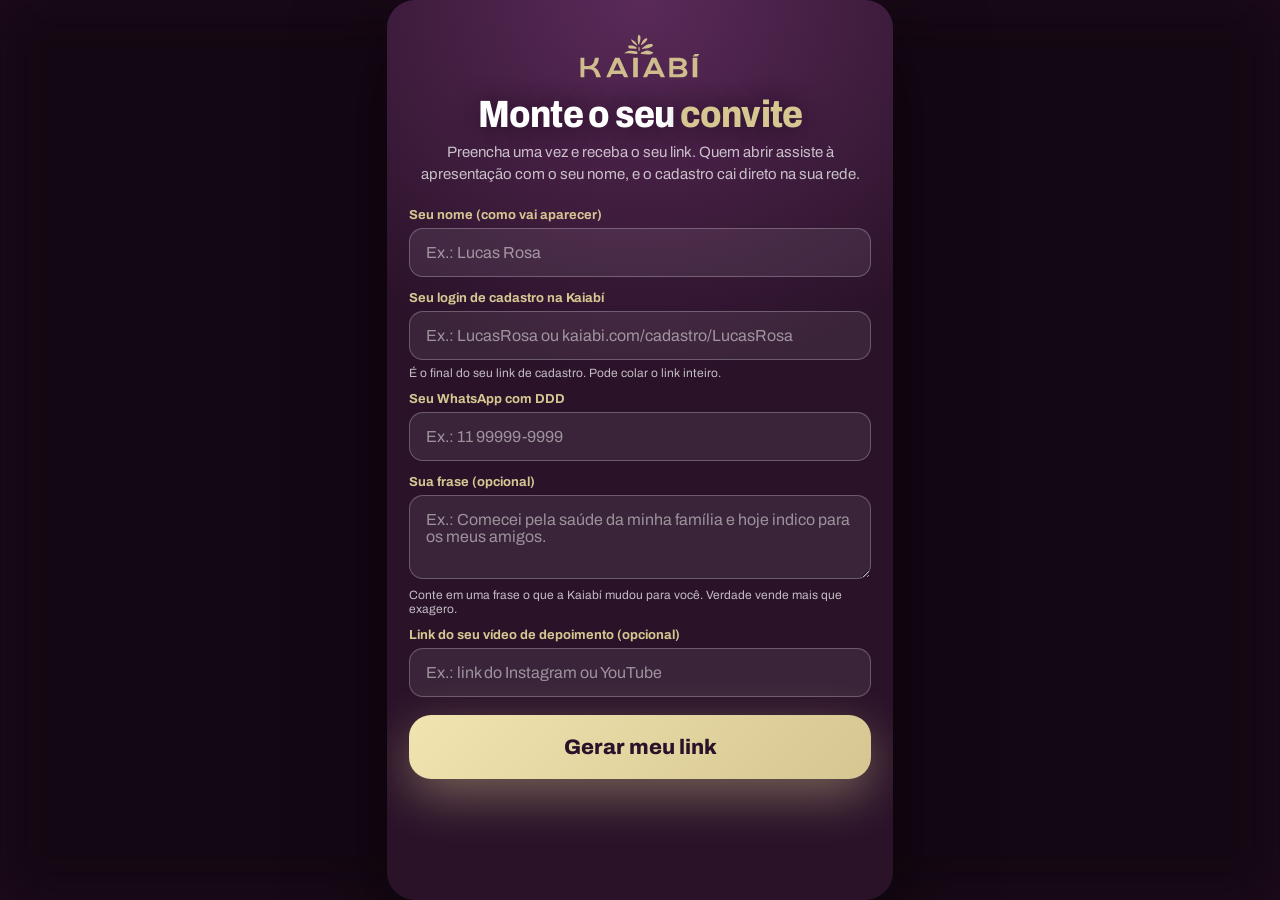
<file: convite/index.html>
<!DOCTYPE html>
<html lang="pt-BR">
<head>
<meta charset="utf-8">
<meta name="viewport" content="width=device-width,initial-scale=1,viewport-fit=cover">
<title>Você foi convidado para a Kaiabí</title>
<meta name="description" content="Um convite especial para conhecer a Kaiabí: saúde natural para a sua família e um caminho de independência financeira.">
<meta property="og:title" content="Você recebeu um convite da Kaiabí">
<meta property="og:description" content="Toque para assistir: 3 minutos que podem mudar os seus próximos meses.">
<meta property="og:image" content="https://apresentacao.kaiabishop.com.br/convite/i/s-fam.webp">
<meta name="theme-color" content="#2a1229">
<link rel="preconnect" href="https://fonts.googleapis.com"><link rel="preconnect" href="https://fonts.gstatic.com" crossorigin>
<link href="https://fonts.googleapis.com/css2?family=Archivo:wdth,wght@62..125,400..800&display=swap" rel="stylesheet">
<style>
:root{--roxo:#673367;--bg:#2a1229;--bg2:#3a1b3a;--lil:#b98ab5;--gold:#d6c691;--gold2:#f1e4b0;--verde:#017761;--leaf:#2aa88a;--ink:#fff;--mut:rgba(255,255,255,.72)}
*{box-sizing:border-box;margin:0;padding:0;-webkit-tap-highlight-color:transparent}
html,body{height:100%;background:var(--bg);color:var(--ink);font-family:Archivo,system-ui,sans-serif;overflow:hidden;overscroll-behavior:none}
button{font:inherit;color:inherit;border:0;background:none;cursor:pointer}
#blurbg{position:fixed;inset:-40px;background:var(--bg) center/cover;filter:blur(40px) brightness(.45) saturate(1.2);transition:background-image .8s}
#phone{position:fixed;inset:0;margin:auto;width:100%;height:100%;max-width:calc(100svh*9/16);overflow:hidden;background:#140812;box-shadow:0 30px 90px rgba(0,0,0,.6)}
@media(min-width:700px){#phone{height:min(100svh,940px);border-radius:28px;top:0;bottom:0}}
/* ---------- camadas ---------- */
.bg{position:absolute;inset:0;opacity:0;transition:opacity 1s ease, filter 1.4s ease}
.bg.on{opacity:1}
.bg img,.bg video{width:100%;height:100%;object-fit:cover;display:block}
.bg.kb img{animation:kb 18s ease-out forwards}
@keyframes kb{from{transform:scale(1.02)}to{transform:scale(1.16) translateY(-2%)}}
.bg.pain{filter:grayscale(.85) contrast(1.05) brightness(.8)}
.shade{position:absolute;inset:0;pointer-events:none;background:linear-gradient(180deg,rgba(20,8,18,.55) 0%,rgba(20,8,18,.05) 28%,rgba(20,8,18,.15) 55%,rgba(20,8,18,.92) 100%)}
.grain{position:absolute;inset:-50%;pointer-events:none;opacity:.07;background-image:url("data:image/svg+xml,%3Csvg xmlns='http://www.w3.org/2000/svg' width='160' height='160'%3E%3Cfilter id='n'%3E%3CfeTurbulence type='fractalNoise' baseFrequency='.9' numOctaves='2'/%3E%3C/filter%3E%3Crect width='100%25' height='100%25' filter='url(%23n)'/%3E%3C/svg%3E");animation:gr 1s steps(4) infinite}
@keyframes gr{0%{transform:translate(0,0)}25%{transform:translate(-5%,3%)}50%{transform:translate(4%,-4%)}75%{transform:translate(-3%,-2%)}}
#flash{position:absolute;inset:0;pointer-events:none;opacity:0;background:radial-gradient(circle at 50% 55%,#fff6d8 0%,#d6c691 25%,rgba(103,51,103,.0) 70%)}
#flash.go{animation:flash 1.3s ease-out}
@keyframes flash{0%{opacity:0}12%{opacity:1}100%{opacity:0}}
canvas#fx{position:absolute;inset:0;width:100%;height:100%;pointer-events:none}
/* ---------- topo ---------- */
#top{position:absolute;left:0;right:0;top:0;padding:calc(env(safe-area-inset-top) + 10px) 12px 0;z-index:20;opacity:0;transition:opacity .5s}
#top.on{opacity:1}
#bars{display:flex;gap:4px}
#bars i{flex:1;height:3px;border-radius:3px;background:rgba(255,255,255,.28);overflow:hidden}
#bars i b{display:block;height:100%;width:0;background:#fff;border-radius:3px}
#who{display:flex;align-items:center;gap:9px;margin-top:10px}
.av{width:34px;height:34px;border-radius:50%;display:grid;place-items:center;font-weight:800;font-size:14px;color:var(--bg);background:linear-gradient(135deg,var(--gold2),var(--gold));box-shadow:0 0 0 2px rgba(255,255,255,.85)}
#who .nm{font-weight:700;font-size:14px;line-height:1.1}
#who .nm small{display:block;font-weight:500;font-size:11.5px;color:var(--mut)}
#who .sp{flex:1}
.ic{width:36px;height:36px;border-radius:50%;display:grid;place-items:center;background:rgba(0,0,0,.28);backdrop-filter:blur(8px)}
.ic svg{width:18px;height:18px}
/* ---------- palco das cenas ---------- */
#stage{position:absolute;inset:0;z-index:10}
.sc{position:absolute;inset:0;display:flex;flex-direction:column;justify-content:center;align-items:center;padding:110px 22px 210px;opacity:0;pointer-events:none;transition:opacity .6s}
.sc.on{opacity:1;pointer-events:auto}
.rv{opacity:0;transform:translateY(18px) scale(.98);transition:opacity .7s cubic-bezier(.2,.8,.2,1),transform .7s cubic-bezier(.2,.8,.2,1)}
.rv.in{opacity:1;transform:none}
h1,h2{text-shadow:0 2px 24px rgba(20,8,18,.65);font-stretch:88%;letter-spacing:-.02em;line-height:1.02;text-align:center}
h1{font-size:clamp(34px,10vw,46px);font-weight:800}
h2{font-size:clamp(28px,8.4vw,38px);font-weight:800}
.gold{color:var(--gold)}
.eyebrow{font-size:12px;letter-spacing:.22em;text-transform:uppercase;color:var(--gold);font-weight:700;text-align:center;margin-bottom:12px}
/* legenda */
#cap{position:absolute;left:0;right:0;bottom:calc(env(safe-area-inset-bottom) + 92px);z-index:15;padding:0 26px;text-align:center;pointer-events:none;min-height:96px;display:flex;align-items:flex-end;justify-content:center}
#cap p{font-size:clamp(19px,5.6vw,24px);font-weight:700;line-height:1.28;text-shadow:0 2px 18px rgba(0,0,0,.7)}
#cap span{color:rgba(255,255,255,.38);transition:color .18s}
#cap span.on{color:#fff}
#cap span.k.on{color:var(--gold)}
/* rodapé de toque */
#hint{position:absolute;left:0;right:0;bottom:calc(env(safe-area-inset-bottom) + 30px);z-index:16;text-align:center;font-size:12.5px;color:var(--mut);opacity:0;transition:opacity .5s;pointer-events:none}
#hint.on{opacity:1}
/* intro */
#intro{z-index:30;background:radial-gradient(120% 80% at 50% 30%,rgba(103,51,103,.35),rgba(20,8,18,.86) 70%)}
#intro .av{width:84px;height:84px;font-size:32px;margin-bottom:16px;box-shadow:0 0 0 3px #fff,0 0 0 9px rgba(214,198,145,.35);animation:pulse 2.2s ease-in-out infinite}
@keyframes pulse{50%{box-shadow:0 0 0 3px #fff,0 0 0 16px rgba(214,198,145,.0)}}
#intro .from{font-size:15px;color:var(--mut);margin-bottom:6px;text-align:center}
#intro h1{margin-bottom:12px}
#intro .sub{color:var(--mut);text-align:center;font-size:15.5px;line-height:1.45;max-width:320px}
.play{margin-top:28px;display:flex;align-items:center;gap:12px;padding:16px 26px 16px 18px;border-radius:999px;background:linear-gradient(135deg,var(--gold2),var(--gold));color:#2a1229;font-weight:800;font-size:17px;box-shadow:0 12px 40px rgba(214,198,145,.35)}
.play i{width:38px;height:38px;border-radius:50%;background:#2a1229;display:grid;place-items:center}
.play i svg{width:16px;height:16px;fill:var(--gold);margin-left:3px}
.snd{margin-top:14px;font-size:12.5px;color:var(--mut);display:flex;gap:6px;align-items:center}
.logo{width:120px;color:var(--gold);margin-bottom:26px;opacity:.95}
/* escolha */
.choices{display:grid;gap:12px;width:100%;max-width:360px;margin-top:6px}
.ch{display:flex;align-items:center;gap:14px;padding:16px 18px;border-radius:20px;background:rgba(255,255,255,.1);backdrop-filter:blur(14px);border:1px solid rgba(255,255,255,.22);text-align:left;font-weight:800;font-size:18.5px;transition:transform .2s,background .2s}
.ch small{display:block;font-weight:500;font-size:13px;color:var(--mut);margin-top:2px}
.ch .e{font-size:28px;width:44px;height:44px;border-radius:14px;display:grid;place-items:center;background:rgba(214,198,145,.18)}
.ch:active{transform:scale(.97)}
.ch.pick{background:linear-gradient(135deg,rgba(241,228,176,.95),rgba(214,198,145,.95));color:#2a1229}
.ch.pick small{color:rgba(42,18,41,.7)}
.choices.wait .ch{animation:nudge 2.4s ease-in-out infinite}
.choices.wait .ch:nth-child(2){animation-delay:.25s}.choices.wait .ch:nth-child(3){animation-delay:.5s}
@keyframes nudge{0%,80%,100%{transform:none}88%{transform:translateX(6px)}94%{transform:translateX(-3px)}}
/* dor */
.eSe{font-size:clamp(40px,12vw,56px);font-weight:800;font-stretch:80%;color:var(--gold);text-shadow:0 0 40px rgba(214,198,145,.5)}
/* solução */
.sol .logo{width:170px;margin:0 0 18px;filter:drop-shadow(0 6px 30px rgba(0,0,0,.5))}
.pillrow{display:flex;gap:8px;flex-wrap:wrap;justify-content:center;margin-top:16px}
.pill{padding:8px 13px;border-radius:999px;background:rgba(20,8,18,.55);backdrop-filter:blur(10px);font-size:13.5px;font-weight:700;border:1px solid rgba(214,198,145,.35)}
/* prova */
.card{width:100%;max-width:350px;padding:22px 20px;border-radius:24px;background:rgba(255,255,255,.1);backdrop-filter:blur(16px);border:1px solid rgba(255,255,255,.2);text-align:center}
.card .av{width:72px;height:72px;font-size:28px;margin:-56px auto 12px}
.card q{display:block;font-size:19px;font-weight:600;line-height:1.35;font-style:italic;quotes:"“" "”"}
.card .by{margin-top:12px;font-size:13.5px;color:var(--gold);font-weight:700}
.vbtn{margin-top:14px;display:inline-flex;gap:8px;align-items:center;padding:11px 16px;border-radius:999px;background:#fff;color:#2a1229;font-weight:800;font-size:14.5px}
.pots{position:relative;width:100%;max-width:360px;height:150px;margin-top:18px}
.pots img{position:absolute;bottom:0;height:140px;filter:drop-shadow(0 14px 18px rgba(0,0,0,.5));transition:transform .9s cubic-bezier(.2,.8,.2,1),opacity .9s}
.pots .lbl{position:absolute;left:0;right:0;top:-26px;text-align:center;font-size:12px;letter-spacing:.18em;text-transform:uppercase;color:var(--gold);font-weight:700}
/* passos */
.steps{display:grid;gap:12px;width:100%;max-width:350px}
.step{display:flex;gap:14px;align-items:center;padding:15px 16px;border-radius:20px;background:rgba(255,255,255,.1);backdrop-filter:blur(14px);border:1px solid rgba(255,255,255,.18)}
.step b{flex:none;width:42px;height:42px;border-radius:50%;display:grid;place-items:center;font-size:19px;font-weight:800;background:linear-gradient(135deg,var(--gold2),var(--gold));color:#2a1229}
.step div{font-weight:700;font-size:16.5px;line-height:1.25}
.step div small{display:block;color:var(--mut);font-weight:500;font-size:13px;margin-top:2px}
/* oferta */
.offer{width:100%;max-width:360px;text-align:center}
.recv{font-size:15px;color:var(--mut);font-weight:600}
.big{font-size:clamp(52px,16vw,72px);font-weight:800;font-stretch:78%;letter-spacing:-.02em;line-height:1;color:#fff;font-variant-numeric:tabular-nums}
.big small{font-size:.42em;vertical-align:.7em;margin-right:4px}
.paybox{margin:18px 30px 0 auto;margin-right:auto;display:inline-flex;align-items:center;gap:12px;padding:12px 18px;border-radius:20px;background:linear-gradient(135deg,var(--gold2),var(--gold));color:#2a1229;position:relative}
.paybox .p{font-size:34px;font-weight:800;font-stretch:80%;font-variant-numeric:tabular-nums}
.paybox .l{font-size:12.5px;font-weight:700;text-align:left;line-height:1.15}
.badge{position:absolute;top:-24px;right:-30px;width:54px;height:54px;border-radius:50%;background:var(--verde);color:#fff;display:grid;place-items:center;font-weight:800;font-size:15px;transform:rotate(12deg);box-shadow:0 6px 20px rgba(0,0,0,.4)}
.strike{position:relative;display:inline-block}
.strike::after{content:"";position:absolute;left:-4%;right:-4%;top:52%;height:5px;border-radius:3px;background:#ff6b6b;transform:scaleX(0) rotate(-6deg);transform-origin:left;transition:transform .5s .1s}
.strike.x::after{transform:scaleX(1) rotate(-6deg)}
.strike.x{color:rgba(255,255,255,.55)}
.ticks{display:grid;gap:9px;margin-top:20px;text-align:left}
.tick{display:flex;gap:10px;align-items:center;font-weight:700;font-size:15.5px}
.tick i{flex:none;width:26px;height:26px;border-radius:50%;background:var(--leaf);display:grid;place-items:center;font-style:normal;font-size:14px}
.fine{font-size:10.5px;color:rgba(255,255,255,.55);text-align:center;margin-top:14px;line-height:1.35;max-width:330px}
/* risco */
.vs{display:grid;grid-template-columns:1fr 1fr;gap:12px;width:100%;max-width:350px}
.vs div{padding:18px 12px;border-radius:20px;text-align:center;font-weight:800;font-size:16px;line-height:1.2}
.vs .no{background:rgba(255,255,255,.07);color:rgba(255,255,255,.55);border:1px dashed rgba(255,255,255,.25)}
.vs .no s{text-decoration-thickness:3px;text-decoration-color:#ff6b6b}
.vs .yes{background:linear-gradient(160deg,rgba(42,168,138,.35),rgba(1,119,97,.5));border:1px solid rgba(42,168,138,.6)}
.vs .em{font-size:34px;display:block;margin-bottom:6px}
.morph{position:relative;width:170px;height:170px;margin:4px auto 16px}
.coin{position:absolute;inset:25px;border-radius:50%;background:radial-gradient(circle at 35% 30%,#fff3c4,#d6c691 45%,#a8924e);display:grid;place-items:center;font-weight:800;font-size:40px;color:#5b4a1a;box-shadow:0 10px 40px rgba(214,198,145,.45);transition:transform .7s cubic-bezier(.6,-.4,.7,1),opacity .4s .3s;animation:spin 1.6s linear infinite}
@keyframes spin{0%,100%{transform:scaleX(1)}50%{transform:scaleX(.08)}}
.morph img{position:absolute;left:50%;bottom:0;height:170px;transform:translateX(-50%) scale(.3);opacity:0;transition:transform 1s .5s cubic-bezier(.2,1.4,.4,1),opacity .5s .5s;filter:drop-shadow(0 14px 20px rgba(0,0,0,.5))}
.morph.done .coin{transform:scale(0);opacity:0;animation:none;box-shadow:none}
.morph.done img{transform:translateX(-50%) scale(1);opacity:1}
/* cta */
.cta{width:100%;max-width:360px;display:grid;gap:12px;text-align:center}
.go{position:relative;overflow:hidden;display:flex;align-items:center;justify-content:center;gap:10px;padding:21px 20px;border-radius:22px;background:linear-gradient(135deg,var(--gold2),var(--gold));color:#2a1229;font-weight:800;font-size:21px;text-decoration:none;box-shadow:0 16px 50px rgba(214,198,145,.45);animation:beat 1.6s ease-in-out infinite}
.go::before{content:"";position:absolute;inset:0;background:linear-gradient(110deg,transparent 30%,rgba(255,255,255,.75) 50%,transparent 70%);transform:translateX(-100%);animation:shine 2.6s ease-in-out infinite}
@keyframes shine{60%,100%{transform:translateX(100%)}}
@keyframes beat{0%,100%{transform:scale(1)}50%{transform:scale(1.035)}}
.go small{display:block;font-size:12.5px;font-weight:700;opacity:.75}
.wa{display:flex;align-items:center;justify-content:center;gap:9px;padding:15px;border-radius:18px;background:rgba(255,255,255,.12);backdrop-filter:blur(12px);border:1px solid rgba(255,255,255,.22);font-weight:700;font-size:15.5px;color:#fff;text-decoration:none}
.wa svg{width:20px;height:20px;fill:#25d366}
.again{font-size:13px;color:var(--mut);text-decoration:underline;margin-top:4px}
/* popup saída */
#exit{position:absolute;inset:0;z-index:50;display:none;align-items:flex-end;justify-content:center;background:rgba(10,4,9,.6);backdrop-filter:blur(6px)}
#exit.on{display:flex;animation:fi .3s}
@keyframes fi{from{opacity:0}}
#exit .box{width:100%;padding:26px 22px calc(env(safe-area-inset-bottom) + 22px);border-radius:28px 28px 0 0;background:linear-gradient(180deg,#4a2449,#2a1229);border-top:1px solid rgba(214,198,145,.4);animation:up .45s cubic-bezier(.2,.9,.3,1)}
@keyframes up{from{transform:translateY(100%)}}
#exit h3{font-size:25px;font-weight:800;font-stretch:85%;line-height:1.08;text-align:center}
#exit p{color:var(--mut);text-align:center;margin:8px 0 16px;font-size:14.5px;line-height:1.4}
#exit .tag{display:block;width:max-content;margin:0 auto 12px;padding:6px 12px;border-radius:999px;background:var(--verde);font-weight:800;font-size:13px}
.inp{width:100%;padding:15px 16px;border-radius:14px;border:1px solid rgba(255,255,255,.25);background:rgba(255,255,255,.08);color:#fff;font:inherit;font-size:16px;margin-bottom:10px;outline:none}
.inp:focus{border-color:var(--gold)}
.inp::placeholder{color:rgba(255,255,255,.5)}
#exit .go{animation:none;font-size:18px;padding:17px;width:100%}
#exit .skip{display:block;margin:12px auto 0;font-size:13.5px;color:var(--mut);text-decoration:underline}
#exit .x{position:absolute;right:14px;top:14px}
/* criar link */
#maker{position:absolute;inset:0;z-index:60;overflow:auto;display:none;padding:34px 22px 40px;background:radial-gradient(120% 60% at 50% 0%,#5a2a59,#2a1229 70%)}
#maker.on{display:block}
#maker .logo{display:block;margin:0 auto 18px}
#maker h2{margin-bottom:8px}
#maker .lead{color:var(--mut);text-align:center;font-size:15px;line-height:1.45;margin-bottom:22px}
#maker label{display:block;font-size:13px;font-weight:700;color:var(--gold);margin:4px 0 6px}
#maker .help{font-size:12px;color:var(--mut);margin:-4px 0 12px}
#maker textarea.inp{min-height:84px;resize:vertical}
#out{display:none;margin-top:16px;padding:16px;border-radius:18px;background:rgba(255,255,255,.08);border:1px solid rgba(214,198,145,.4)}
#out.on{display:block}
#out code{display:block;word-break:break-all;font-size:12.5px;color:var(--gold2);margin:8px 0 12px}
.row{display:grid;grid-template-columns:1fr 1fr;gap:10px}
.btn2{padding:14px;border-radius:14px;background:rgba(255,255,255,.12);font-weight:800;font-size:14.5px;text-align:center;text-decoration:none;color:#fff}
.btn2.g{background:#25d366;color:#08311a}
@media (prefers-reduced-motion:reduce){*{animation:none!important;transition-duration:.01s!important}}
</style>
</head>
<body>
<div id="blurbg"></div>
<div id="phone">
  <div id="bgs">
    <div class="bg" data-bg="video"><video id="vid" src="../apresentacao/hero-v.mp4" poster="../apresentacao/hero-v.jpg" muted loop playsinline preload="auto"></video></div>
    <div class="bg kb pain" data-bg="d"><img id="imgD" alt=""></div>
    <div class="bg kb" data-bg="s"><img id="imgS" alt=""></div>
    <div class="bg" data-bg="deep" style="background:radial-gradient(120% 70% at 50% 30%,#6b3a6a 0%,#3a1b3a 45%,#1a0a18 100%)"></div>
  </div>
  <div class="shade"></div>
  <div class="grain"></div>
  <canvas id="fx"></canvas>
  <div id="flash"></div>

  <div id="top">
    <div id="bars"></div>
    <div id="who">
      <div class="av" id="avTop">K</div>
      <div class="nm"><span id="nmTop">Kaiabí</span><small>te convidou • Kaiabí</small></div>
      <div class="sp"></div>
      <button class="ic" id="mute" aria-label="Som"><svg viewBox="0 0 24 24" fill="#fff"><path id="mpath" d="M3 9v6h4l5 5V4L7 9H3zm13.5 3A4.5 4.5 0 0 0 14 8v8a4.5 4.5 0 0 0 2.5-4zM14 3.2v2.1a7 7 0 0 1 0 13.4v2.1a9 9 0 0 0 0-17.6z"/></svg></button>
    </div>
  </div>

  <div id="stage">
    <!-- 0 intro -->
    <section class="sc on" id="intro">
      <svg class="logo" id="logoIntro" viewBox="4100 12500 12800 4660"></svg>
      <div class="av" id="avIntro">K</div>
      <div class="from"><b id="nmIntro">Alguém especial</b> te enviou</div>
      <h1>Um convite <span class="gold">para você</span></h1>
      <p class="sub">3 minutos que podem mudar os seus próximos meses.</p>
      <button class="play" id="start"><i><svg viewBox="0 0 24 24"><path d="M6 4l15 8-15 8z"/></svg></i>Assistir agora</button>
      <div class="snd">🔊 Ative o som para a melhor experiência</div>
    </section>

    <!-- 1 gancho + escolha -->
    <section class="sc" id="s1">
      <div class="eyebrow rv" data-at="0">Antes de começar</div>
      <h2 class="rv" data-at=".05">O que você mais quer<br>para os <span class="gold">próximos meses?</span></h2>
      <div class="choices" id="choices" style="margin-top:22px">
        <button class="ch rv" data-at=".42" data-g="fam"><span class="e">🏡</span><span>Cuidar da minha família<small>saúde de quem eu amo, gastando menos</small></span></button>
        <button class="ch rv" data-at=".55" data-g="renda"><span class="e">💸</span><span>Ter uma renda extra<small>sem largar o que eu já faço</small></span></button>
        <button class="ch rv" data-at=".68" data-g="neg"><span class="e">🚀</span><span>Construir um negócio meu<small>algo grande, que cresce com o tempo</small></span></button>
      </div>
    </section>

    <!-- 2 dor -->
    <section class="sc" id="s2">
      <div class="eSe rv" data-at=".72">E se…?</div>
    </section>

    <!-- 3 solução -->
    <section class="sc sol" id="s3">
      <svg class="logo rv" data-at=".02" viewBox="4100 12500 12800 4660"></svg>
      <h2 class="rv" data-at=".08">Saúde natural.<br><span class="gold">Liberdade financeira.</span></h2>
      <div class="pillrow">
        <span class="pill rv" data-at=".5">🌿 Produtos naturais</span>
        <span class="pill rv" data-at=".6">💜 Famílias</span>
        <span class="pill rv" data-at=".7">🔁 As pessoas voltam a comprar</span>
      </div>
    </section>

    <!-- 4 prova -->
    <section class="sc" id="s4">
      <div class="card rv" data-at=".02">
        <div class="av" id="avCard">K</div>
        <q id="frase">Faço parte da Kaiabí e quero você comigo nessa.</q>
        <div class="by" id="byCard">— Kaiabí</div>
        <a class="vbtn" id="vbtn" target="_blank" rel="noopener" style="display:none">▶ Assistir meu depoimento</a>
      </div>
      <div class="pots rv" data-at=".35" id="pots"><div class="lbl">Os mais recomprados</div></div>
    </section>

    <!-- 5 fácil -->
    <section class="sc" id="s5">
      <div class="eyebrow rv" data-at="0">Simples assim</div>
      <h2 class="rv" data-at=".03" style="margin-bottom:22px">3 passos.<br><span class="gold">No seu tempo.</span></h2>
      <div class="steps">
        <div class="step rv" data-at=".12"><b>1</b><div>Faça o cadastro<small>e receba seus produtos em casa</small></div></div>
        <div class="step rv" data-at=".38"><b>2</b><div>Use e conte sua experiência<small>quem sente o resultado, indica com verdade</small></div></div>
        <div class="step rv" data-at=".6"><b>3</b><div>Compartilhe<small>com alguém do seu lado te ensinando o caminho</small></div></div>
      </div>
    </section>

    <!-- 6 oferta -->
    <section class="sc" id="s6">
      <div class="offer">
        <div class="eyebrow rv" data-at="0">Plano Diretor</div>
        <div class="recv rv" data-at=".02">Você recebe em produtos</div>
        <div class="big rv" data-at=".02"><span class="strike" id="strk"><small>R$</small><span id="cnt">0</span></span></div>
        <div class="rv" data-at=".2"><div class="paybox"><div class="l">e paga<br>só</div><div class="p">R$ 1.260</div><div class="badge">-30%</div></div></div>
        <div class="ticks">
          <div class="tick rv" data-at=".5"><i>✓</i>Até 50% de desconto nas suas compras</div>
          <div class="tick rv" data-at=".72"><i>✓</i>Lucro desde a primeira venda</div>
        </div>
        <p class="fine rv" data-at=".5">Desconto de 30% na adesão aplicado automaticamente no cadastro. Condição atual, pode mudar a qualquer momento. Resultados dependem da dedicação de cada um.</p>
      </div>
    </section>

    <!-- 7 risco -->
    <section class="sc" id="s7">
      <div class="morph" id="morph"><div class="coin">R$</div><img src="../apresentacao/p/p-curcu.webp" alt=""></div>
      <div class="vs">
        <div class="no rv" data-at=".05"><span class="em">🧾</span><s>Taxa para entrar</s></div>
        <div class="yes rv" data-at=".2"><span class="em">📦</span>Produto na sua casa</div>
      </div>
      <div class="pill rv" data-at=".72" style="margin-top:16px">✨ Existem planos de entrada menores</div>
    </section>

    <!-- 8 cta -->
    <section class="sc" id="s8">
      <div class="cta">
        <h2 class="rv" data-at="0" id="ctaH">Te esperamos<br><span class="gold">na Kaiabí.</span></h2>
        <a class="go rv" data-at=".18" id="goBtn" href="#"><span>Quero entrar<small>com 30% de desconto na adesão</small></span></a>
        <a class="wa rv" data-at=".5" id="waBtn" target="_blank" rel="noopener"><svg viewBox="0 0 24 24"><path d="M12 2a10 10 0 0 0-8.6 15.1L2 22l5-1.3A10 10 0 1 0 12 2zm5.6 14.2c-.2.7-1.4 1.3-2 1.4-.5.1-1.2.1-1.9-.1-.4-.1-1-.3-1.7-.6-3-1.3-4.9-4.3-5.1-4.5-.1-.2-1.2-1.6-1.2-3.1s.8-2.2 1-2.5c.3-.3.6-.4.8-.4h.6c.2 0 .4 0 .6.5l.9 2.1c.1.2.1.4 0 .5l-.3.5-.4.5c-.1.1-.3.3-.1.6.2.3.8 1.3 1.7 2.1 1.2 1 2.1 1.3 2.4 1.5.3.1.5.1.6-.1l.9-1.1c.2-.3.4-.2.6-.1l2 .9c.3.1.5.2.5.3.1.2.1.7-.1 1.4z"/></svg><span id="waTxt">Tirar dúvida no WhatsApp</span></a>
        <button class="again rv" data-at=".6" id="again">Assistir de novo</button>
      </div>
    </section>
  </div>

  <div id="cap"><p></p></div>
  <div id="hint">Toque para avançar • segure para pausar</div>

  <!-- pop-up de saída -->
  <div id="exit" role="dialog" aria-modal="true">
    <div class="box" style="position:relative">
      <button class="ic x" id="exX" aria-label="Fechar">✕</button>
      <span class="tag">30% OFF na adesão</span>
      <h3>Espera! Esse desconto<br>ainda está valendo.</h3>
      <p>Deixe seu nome e WhatsApp e <b id="exNm">quem te convidou</b> te explica tudo, sem compromisso.</p>
      <form id="exForm">
        <input class="inp" name="n" placeholder="Seu nome" autocomplete="name" required>
        <input class="inp" name="w" placeholder="Seu WhatsApp com DDD" inputmode="tel" autocomplete="tel" required>
        <button class="go" type="submit">Quero saber mais</button>
      </form>
      <a class="skip" id="exGo" href="#">Prefiro já fazer meu cadastro</a>
    </div>
  </div>

  <!-- gerador de link -->
  <div id="maker">
    <svg class="logo" viewBox="4100 12500 12800 4660"></svg>
    <h2>Monte o seu <span class="gold">convite</span></h2>
    <p class="lead">Preencha uma vez e receba o seu link. Quem abrir assiste à apresentação com o seu nome, e o cadastro cai direto na sua rede.</p>
    <form id="mkForm">
      <label>Seu nome (como vai aparecer)</label>
      <input class="inp" name="n" placeholder="Ex.: Lucas Rosa" required maxlength="40">
      <label>Seu login de cadastro na Kaiabí</label>
      <input class="inp" name="l" placeholder="Ex.: LucasRosa ou kaiabi.com/cadastro/LucasRosa" required>
      <div class="help">É o final do seu link de cadastro. Pode colar o link inteiro.</div>
      <label>Seu WhatsApp com DDD</label>
      <input class="inp" name="w" placeholder="Ex.: 11 99999-9999" inputmode="tel" required>
      <label>Sua frase (opcional)</label>
      <textarea class="inp" name="f" maxlength="140" placeholder="Ex.: Comecei pela saúde da minha família e hoje indico para os meus amigos."></textarea>
      <div class="help">Conte em uma frase o que a Kaiabí mudou para você. Verdade vende mais que exagero.</div>
      <label>Link do seu vídeo de depoimento (opcional)</label>
      <input class="inp" name="v" placeholder="Ex.: link do Instagram ou YouTube">
      <button class="go" type="submit" style="animation:none;width:100%;margin-top:8px">Gerar meu link</button>
    </form>
    <div id="out">
      <b>Seus links estão prontos ✨</b>
      <p class="help" style="margin:10px 0 2px">📱 <b>Versão Stories</b>: rápida, ideal para o WhatsApp</p>
      <code id="outUrl"></code>
      <div class="row">
        <button class="btn2" id="cpy">Copiar link</button>
        <a class="btn2" id="prev" href="#">Ver como fica</a>
      </div>
      <a class="btn2 g" id="shr" target="_blank" rel="noopener" style="display:block;margin-top:10px">Enviar pelo WhatsApp</a>
      <p class="help" style="margin:18px 0 2px">🌳 <b>Versão 3D</b>: a apresentação completa, que rola sozinha</p>
      <code id="outUrl3"></code>
      <div class="row">
        <button class="btn2" id="cpy3">Copiar link</button>
        <a class="btn2" id="prev3" href="#" target="_blank">Ver como fica</a>
      </div>
      <a class="btn2 g" id="shr3" target="_blank" rel="noopener" style="display:block;margin-top:10px">Enviar pelo WhatsApp</a>
    </div>
  </div>
</div>

<audio id="music" src="../apresentacao/trilha.mp3" loop preload="auto"></audio>
<audio id="voice" preload="auto"></audio>

<script>
(()=>{
const $=s=>document.querySelector(s),$$=s=>[...document.querySelectorAll(s)];
const LOGO=`<path fill="currentColor" d=""/>`;
/* ---------- logo (copiado do svg oficial) ---------- */
fetch('i/logo.svg').then(r=>r.text()).then(t=>{const inner=t.replace(/^[\s\S]*?<svg[^>]*>/,'').replace(/<\/svg>\s*$/,'');$$('svg.logo').forEach(s=>s.innerHTML=inner)}).catch(()=>{});

/* ---------- configuração do distribuidor ---------- */
const b64e=o=>btoa(unescape(encodeURIComponent(JSON.stringify(o)))).replace(/\+/g,'-').replace(/\//g,'_').replace(/=+$/,'');
const b64d=s=>JSON.parse(decodeURIComponent(escape(atob(s.replace(/-/g,'+').replace(/_/g,'/')))));
const normWa=s=>{let d=String(s||'').replace(/\D/g,'');if(d.length===10||d.length===11)d='55'+d;return d};
const normLogin=s=>{s=String(s||'').trim();const m=s.match(/cadastro\/([^/?#\s]+)/i);if(m)s=m[1];return s.replace(/[^\w.\-]/g,'')};
let C=null;
const mh=location.hash.match(/c=([\w-]+)/);
if(mh){try{C=b64d(mh[1])}catch(e){C=null}}
const qp=new URLSearchParams(location.search);
if(!C&&qp.get('l'))C={n:qp.get('n')||'',l:qp.get('l'),w:qp.get('w')||'',f:qp.get('f')||'',v:qp.get('v')||''};
const esc=s=>String(s||'').replace(/[&<>"']/g,c=>({'&':'&amp;','<':'&lt;','>':'&gt;','"':'&quot;',"'":'&#39;'}[c]));

if(!C||/criar/.test(location.hash)){initMaker();return}

const name=(C.n||'').trim()||'Seu convite', first=name.split(/\s+/)[0], ini=(name.match(/\b\p{L}/gu)||['K']).slice(0,2).join('').toUpperCase();
const login=normLogin(C.l), wa=normWa(C.w);
const CAD='https://kaiabi.com/cadastro/'+encodeURIComponent(login);
$$('.av').forEach(a=>a.textContent=ini);
$('#nmTop').textContent=name;$('#nmIntro').textContent=name;$('#exNm').textContent=first;
$('#byCard').textContent='— '+name;
if(C.f&&C.f.trim())$('#frase').textContent=C.f.trim();
if(C.v&&/^https?:\/\//.test(C.v)){const v=$('#vbtn');v.href=C.v;v.style.display='inline-flex';v.textContent='▶ Assistir o depoimento de '+first;v.addEventListener('click',()=>pause(true))}
$('#waTxt').textContent='Tirar dúvida com '+first;
const waMsg=t=>wa?`https://wa.me/${wa}?text=${encodeURIComponent(t)}`:null;
const waHref=waMsg(`Oi, ${first}! Assisti à apresentação da Kaiabí e fiquei com uma dúvida.`);
if(waHref)$('#waBtn').href=waHref;else $('#waBtn').style.display='none';
const goCad=e=>{e&&e.preventDefault();burst(140);try{navigator.vibrate&&navigator.vibrate([20,40,30])}catch(_){};track('cadastro');setTimeout(()=>location.href=CAD,520)};
$('#goBtn').href=CAD;$('#goBtn').addEventListener('click',goCad);$('#exGo').addEventListener('click',goCad);

/* ---------- produtos ---------- */
const POTS=['curcu','omega','magseven','calmais','protector','coq10'];
const potsEl=$('#pots');
POTS.slice(0,5).forEach((p,i)=>{const im=new Image();im.src='../apresentacao/p/p-'+p+'.webp';im.alt='';const x=[50,25,75,8,92][i];im.style.left=`calc(${x}% - 36px)`;im.style.zIndex=10-Math.abs(2-i);im.style.height=(i===0?150:i<3?124:100)+'px';potsEl.appendChild(im)});

/* ---------- roteiro ---------- */
const T={
1:"Antes de começar... me conta: o que você mais quer para os próximos meses? Cuidar melhor da sua família, ter uma renda extra, ou construir um negócio seu? Toque na sua resposta.",
fam:"Cuidar da saúde de quem a gente ama custa caro... e todo mês o carrinho fica mais pesado. E se você pudesse cuidar de todos, pagando bem menos?",
renda:"O salário chega... e vai embora rápido. Um dinheiro a mais no fim do mês muda muita coisa. Ainda mais se for sem largar o que você já faz.",
neg:"Montar um negócio do zero exige estoque, ponto, funcionário... e muito risco. E se você pudesse começar algo seu, sem nada disso?",
3:"Foi para isso que nasceu a Kaiabí: levar saúde natural às famílias, e abrir um caminho de independência financeira para quem quiser crescer junto. São os melhores produtos naturais, que as pessoas usam, gostam... e voltam a comprar.",
4:"Quem te mandou esta apresentação já faz parte. Veja o que mudou para essa pessoa.",
5:"Funciona em três passos, no seu tempo. Você faz o cadastro e recebe seus produtos. Usa, e conta sua experiência. Depois, compartilha com quem você conhece... com alguém do seu lado te ensinando o caminho.",
6:"No plano Diretor, você recebe R$ 1.800 em produtos... e paga R$ 1.260. Porque a adesão está com 30% de desconto, já aplicado no cadastro. Depois disso, você continua comprando com até 50% de desconto. E o seu lucro começa na primeira venda.",
7:"Repare: você não paga uma taxa para entrar. O seu dinheiro vira produto, que você usa em casa, ou revende com lucro. E se preferir começar menor, existem planos de entrada.",
8:"Esta condição vale agora, e pode mudar a qualquer momento. Toque em quero entrar, e faça o seu cadastro. Ficou alguma dúvida? Fale com quem te convidou. Te esperamos na Kaiabí."};
const KEY=/^(família|renda|extra|negócio|Kaiabí:?|Kaiabí\.|saúde|natural|independência|financeira|três|tempo|1\.800|1\.260|30%|50%|lucro|produto|agora|entrar|todos|menos\?|disso\?|faz\.)/i;
const SPOKEN={'R$':0,'1.800':20,'1.260':22,'30%':16,'50%':18};
function phrases(txt){
  const words=txt.split(/\s+/);const out=[];let cur=[];
  words.forEach(w=>{cur.push(w);if(/[.?!:]$|\.\.\.$/.test(w)&&cur.length>=3||cur.length>=9){out.push(cur);cur=[]}});
  if(cur.length){if(cur.length<=2&&out.length)out[out.length-1].push(...cur);else out.push(cur)}
  let tot=0;const ws=[];
  out.forEach((ph,pi)=>ph.forEach((w,wi)=>{let wt=SPOKEN[w]!=null?SPOKEN[w]:w.replace(/[^\p{L}\d]/gu,'').length+1.2;let pause=/\.\.\.$/.test(w)?7:/[.?!]$/.test(w)?4.5:/[,:]$/.test(w)?2.2:0;ws.push({w,pi,wt,start:tot});tot+=wt;ws[ws.length-1].end=tot;tot+=pause}));
  ws.forEach(x=>{x.s=x.start/tot;x.e=x.end/tot});
  return {out,ws};
}
/* ---------- cenas ---------- */
let goal=null;
const S=[
 {id:'s1',a:'v1',t:1,bg:'video',wait:true},
 {id:'s2',a:()=>({fam:'v2a',renda:'v2b',neg:'v2c'})[goal],t:()=>goal,bg:'d'},
 {id:'s3',a:'v3',t:3,bg:'s',flash:true},
 {id:'s4',a:'v4',t:4,bg:'deep',hold:4.5},
 {id:'s5',a:'v5',t:5,bg:'s'},
 {id:'s6',a:'v6',t:6,bg:'deep'},
 {id:'s7',a:'v7',t:7,bg:'deep'},
 {id:'s8',a:'v8',t:8,bg:'video',end:true}
];
const val=x=>typeof x==='function'?x():x;
const bars=$('#bars');S.forEach(()=>bars.insertAdjacentHTML('beforeend','<i><b></b></i>'));
const voice=$('#voice'),music=$('#music'),vid=$('#vid');
let lastPi=-2,idx=-1,cap=null,muted=false,paused=false,started=false,advT=0,vol=0;
const G={fam:{d:'i/d-fam.webp',s:'i/s-fam.webp'},renda:{d:'i/d-renda.webp',s:'i/s-renda.webp'},neg:{d:'i/d-neg.webp',s:'i/s-neg.webp'}};
['v1','v3'].forEach(k=>{const a=new Audio();a.preload='auto';a.src='a/'+k+'.mp3'});

function setBg(k){
  $$('#bgs .bg').forEach(b=>b.classList.toggle('on',b.dataset.bg===k));
  const im=k==='d'?$('#imgD'):k==='s'?$('#imgS'):null;
  if(im){im.style.animation='none';im.offsetWidth;im.style.animation=''}
  const src=k==='video'?'../apresentacao/hero-v.jpg':k==='d'?$('#imgD').src:k==='s'?$('#imgS').src:'';
  $('#blurbg').style.backgroundImage=src?`url("${src}")`:'none';
}
function show(i){
  clearTimeout(advT);
  idx=i;lastPi=-2;const sc=S[i];
  $$('.sc').forEach(s=>s.classList.remove('on'));
  const el=$('#'+sc.id);el.classList.add('on');
  el.querySelectorAll('.rv').forEach(r=>r.classList.remove('in'));
  if(sc.id==='s6'){$('#strk').classList.remove('x');$('#cnt').textContent='0'}
  if(sc.id==='s7')$('#morph').classList.remove('done');
  setBg(sc.bg);
  if(sc.flash){const f=$('#flash');f.classList.remove('go');f.offsetWidth;f.classList.add('go');burst(60)}
  $$('#bars b').forEach((b,k)=>b.style.width=k<i?'100%':'0');
  const txt=T[val(sc.t)];cap=phrases(txt);renderCap(-1);
  voice.src='a/'+val(sc.a)+'.mp3';voice.currentTime=0;
  if(!paused)voice.play().catch(()=>{});
  $('#hint').classList.toggle('on',i>0&&i<S.length-1);
  if(sc.end){track('fim');ctaIdle()}
  if(i+1<S.length){const n=S[i+1];if(typeof n.a==='string'){const a=new Audio();a.preload='auto';a.src='a/'+n.a+'.mp3'}}
}
function renderCap(p){
  if(!cap)return;
  let pi=0,act=-1;cap.ws.forEach((w,k)=>{if(p>=w.s){pi=w.pi;act=k}});
  if(p<0){pi=0}
  const P=$('#cap p');
  if(pi!==lastPi){lastPi=pi;P.innerHTML=cap.out[pi].map((w,k)=>`<span data-k="${k}"${KEY.test(w)?' class="k"':''}>${esc(w)}</span>`).join(' ');}
  const base=cap.ws.findIndex(w=>w.pi===pi);
  P.querySelectorAll('span').forEach((s,k)=>s.classList.toggle('on',base+k<=act));
}
function tick(){
  requestAnimationFrame(tick);
  if(idx<0||!S[idx])return;
  const d=voice.duration||0,t=voice.currentTime||0,p=d?t/d:0;
  const bar=$$('#bars b')[idx];if(bar)bar.style.width=(Math.min(1,p)*100)+'%';
  renderCap(d?Math.min(1,(t-0.15)/(d-0.35)):-1);
  $('#'+S[idx].id).querySelectorAll('.rv').forEach(r=>{if(p>=+r.dataset.at)r.classList.add('in')});
  const id=S[idx].id;
  if(id==='s6'){const c=Math.min(1,Math.max(0,(p-.02)/.16));$('#cnt').textContent=Math.round(1800*(1-Math.pow(1-c,3))).toLocaleString('pt-BR');if(p>.2)$('#strk').classList.add('x')}
  if(id==='s7'&&p>.3)$('#morph').classList.add('done');
  const target=muted?0:(voice.paused||voice.ended?(S[idx].end?.42:.3):.13);vol+=(target-vol)*.05;music.volume=Math.max(0,Math.min(1,vol));
}
voice.addEventListener('ended',()=>{
  const sc=S[idx];if(!sc)return;
  if(sc.wait){$('#choices').classList.add('wait');return}
  if(sc.end)return;
  advT=setTimeout(()=>{if(!paused&&!$('#exit').classList.contains('on'))next()},(sc.hold||1.1)*1000);
});
function next(){if(idx===0&&!goal){$('#choices').classList.add('wait');return}if(idx<S.length-1)show(idx+1)}
function prev(){if(idx>0)show(idx-1);else show(0)}
function pause(on){paused=on;if(on){voice.pause();clearTimeout(advT)}else if(!voice.ended)voice.play().catch(()=>{})}

/* escolha */
$$('.ch').forEach(b=>b.addEventListener('click',e=>{
  e.stopPropagation();goal=b.dataset.g;$$('.ch').forEach(x=>x.classList.toggle('pick',x===b));$('#choices').classList.remove('wait');
  try{navigator.vibrate&&navigator.vibrate(18)}catch(_){}
  $('#imgD').src=G[goal].d;$('#imgS').src=G[goal].s;track('objetivo_'+goal);
  $('#ctaH').innerHTML={fam:'Sua família<br><span class="gold">merece isso.</span>',renda:'Seu dinheiro extra<br><span class="gold">começa aqui.</span>',neg:'Seu negócio<br><span class="gold">começa hoje.</span>'}[goal];
  burst(30,b);setTimeout(()=>show(1),650);
}));
/* começar */
$('#start').addEventListener('click',e=>{
  e.stopPropagation();started=true;
  music.volume=0;music.play().catch(()=>{});vid.play().catch(()=>{});
  $('#intro').classList.remove('on');$('#top').classList.add('on');
  history.pushState({k:1},'');track('inicio');
  show(0);
});
/* toque: avançar / voltar / segurar */
let downT=0,held=false,hT=0;
$('#stage').addEventListener('pointerdown',e=>{if(!started||e.target.closest('button,a,.choices'))return;downT=Date.now();held=false;hT=setTimeout(()=>{held=true;pause(true)},350)});
$('#stage').addEventListener('pointerup',e=>{
  clearTimeout(hT);if(!started||e.target.closest('button,a,.choices'))return;
  if(held){pause(false);return}
  if(Date.now()-downT>600)return;
  const r=$('#phone').getBoundingClientRect();
  if(e.clientX-r.left<r.width*.3)prev();else if(S[idx]&&!S[idx].end)next();
});
$('#mute').addEventListener('click',e=>{e.stopPropagation();muted=!muted;voice.muted=muted;$('#mute').style.opacity=muted?.5:1});
$('#again').addEventListener('click',e=>{e.stopPropagation();show(0)});
document.addEventListener('visibilitychange',()=>{if(document.hidden&&started){voice.pause();music.pause()}else if(started){music.play().catch(()=>{});if(!paused&&!voice.ended)voice.play().catch(()=>{})}});

/* ---------- pop-up de saída ---------- */
let exitShown=false;
function openExit(){if(exitShown||!started)return;exitShown=true;pause(true);$('#exit').classList.add('on');track('popup')}
function closeExit(){$('#exit').classList.remove('on');pause(false);if(S[idx]&&voice.ended&&!S[idx].wait&&!S[idx].end)next()}
addEventListener('popstate',()=>{if(!exitShown&&started){openExit();history.pushState({k:2},'')}});
document.addEventListener('mouseout',e=>{if(!e.relatedTarget&&e.clientY<8&&idx>=1)openExit()});
let idleT=0;function ctaIdle(){clearTimeout(idleT);idleT=setTimeout(openExit,25000)}
$('#exX').addEventListener('click',closeExit);
$('#exForm').addEventListener('submit',e=>{
  e.preventDefault();const f=new FormData(e.target);const n=String(f.get('n')).trim(),w=String(f.get('w')).trim();
  track('lead');
  const msg=`Oi, ${first}! Sou ${n} (${w}). Assisti à apresentação da Kaiabí e quero saber mais sobre os 30% de desconto na adesão.`;
  const u=waMsg(msg);burst(80);
  setTimeout(()=>{if(u)location.href=u;else location.href=CAD},450);
});

/* ---------- partículas ---------- */
const cv=$('#fx'),cx=cv.getContext('2d');let P=[];
function fit(){const r=cv.getBoundingClientRect();cv.width=r.width*devicePixelRatio;cv.height=r.height*devicePixelRatio}
addEventListener('resize',fit);fit();
function burst(n,el){const r=cv.getBoundingClientRect();let x=r.width/2,y=r.height*.55;if(el){const b=el.getBoundingClientRect();x=b.left-r.left+b.width/2;y=b.top-r.top+b.height/2}
  for(let k=0;k<n;k++){const a=Math.random()*Math.PI*2,s=2+Math.random()*6;P.push({x,y,vx:Math.cos(a)*s,vy:Math.sin(a)*s-2,l:1,c:Math.random()<.6?'#d6c691':Math.random()<.5?'#f1e4b0':'#b98ab5',r:1.5+Math.random()*3})}}
(function loop(){requestAnimationFrame(loop);const d=devicePixelRatio;cx.clearRect(0,0,cv.width,cv.height);
  if(idx>=0&&S[idx]&&(S[idx].end||S[idx].id==='s3')&&Math.random()<.25){const r=cv.getBoundingClientRect();P.push({x:Math.random()*r.width,y:r.height+5,vx:(Math.random()-.5)*.4,vy:-.6-Math.random()*1.2,l:1,c:'#d6c691',r:1+Math.random()*2.2,slow:1})}
  P=P.filter(p=>p.l>0);P.forEach(p=>{p.x+=p.vx;p.y+=p.vy;if(!p.slow){p.vy+=.12;p.vx*=.98;p.l-=.012}else p.l-=.004;cx.globalAlpha=Math.max(0,p.l);cx.fillStyle=p.c;cx.beginPath();cx.arc(p.x*d,p.y*d,p.r*d,0,7);cx.fill()});cx.globalAlpha=1})();

/* métrica simples (para o pixel no futuro) */
function track(ev){try{window.dataLayer=window.dataLayer||[];dataLayer.push({event:'kaiabi_convite',step:ev,login})}catch(_){}}
tick();
setBg('video');
window.__k={show:i=>show(i),seek:f=>{voice.currentTime=(voice.duration||10)*f},pick:g=>document.querySelector('.ch[data-g='+g+']').click()};
})();

/* ---------- gerador de link ---------- */
function initMaker(){
  const $=s=>document.querySelector(s);
  document.getElementById('maker').classList.add('on');
  document.getElementById('intro').classList.remove('on');
  fetch('i/logo.svg').then(r=>r.text()).then(t=>{const inner=t.replace(/^[\s\S]*?<svg[^>]*>/,'').replace(/<\/svg>\s*$/,'');document.querySelectorAll('svg.logo').forEach(s=>s.innerHTML=inner)}).catch(()=>{});
  const b64e=o=>btoa(unescape(encodeURIComponent(JSON.stringify(o)))).replace(/\+/g,'-').replace(/\//g,'_').replace(/=+$/,'');
  const normWa=s=>{let d=String(s||'').replace(/\D/g,'');if(d.length===10||d.length===11)d='55'+d;return d};
  const normLogin=s=>{s=String(s||'').trim();const m=s.match(/cadastro\/([^/?#\s]+)/i);if(m)s=m[1];return s.replace(/[^\w.\-]/g,'')};
  $('#mkForm').addEventListener('submit',e=>{
    e.preventDefault();const f=new FormData(e.target);
    const o={n:String(f.get('n')).trim(),l:normLogin(f.get('l')),w:normWa(f.get('w'))};
    const fr=String(f.get('f')||'').trim(),v=String(f.get('v')||'').trim();if(fr)o.f=fr;if(/^https?:\/\//.test(v))o.v=v;
    if(!o.l){alert('Confira o seu login de cadastro.');return}
    if(o.w.length<12){alert('Confira o seu WhatsApp com DDD.');return}
    const url=location.origin+location.pathname+'#c='+b64e(o);
    $('#outUrl').textContent=url;$('#out').classList.add('on');$('#prev').href=url;
    $('#prev').onclick=ev=>{ev.preventDefault();location.href=url;location.reload()};
    $('#shr').href='https://wa.me/?text='+encodeURIComponent('Separei 3 minutos especiais pra você. Assiste com som 🎧 '+url);
    $('#cpy').onclick=()=>{navigator.clipboard?.writeText(url).then(()=>{$('#cpy').textContent='Copiado ✓'})};
    const url3=location.origin+location.pathname+'3d/#c='+b64e(o);
    $('#outUrl3').textContent=url3;$('#prev3').href=url3;
    $('#shr3').href='https://wa.me/?text='+encodeURIComponent('Preparei uma apresentação especial pra você. Assiste com som 🎧 '+url3);
    $('#cpy3').onclick=()=>{navigator.clipboard?.writeText(url3).then(()=>{$('#cpy3').textContent='Copiado ✓'})};
    $('#out').scrollIntoView({behavior:'smooth'});
  });
}
</script>
</body>
</html>
</file>
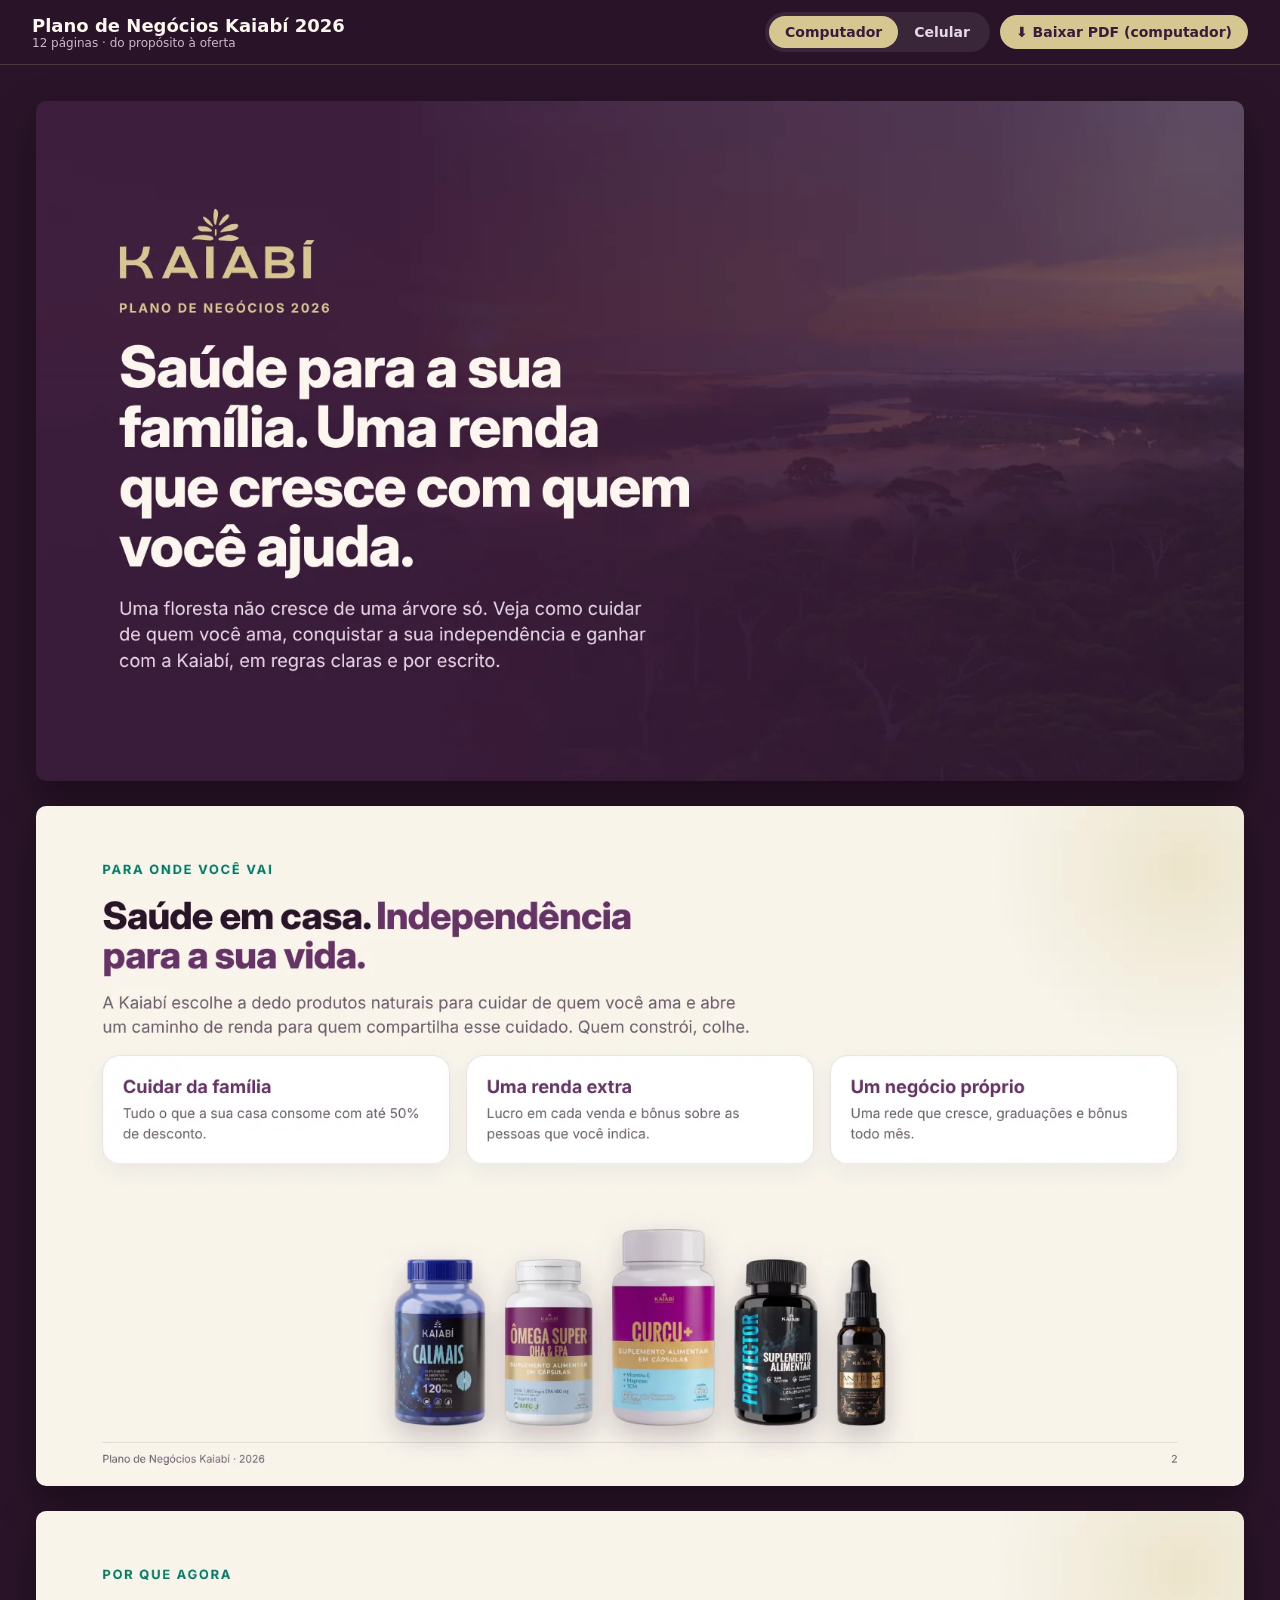
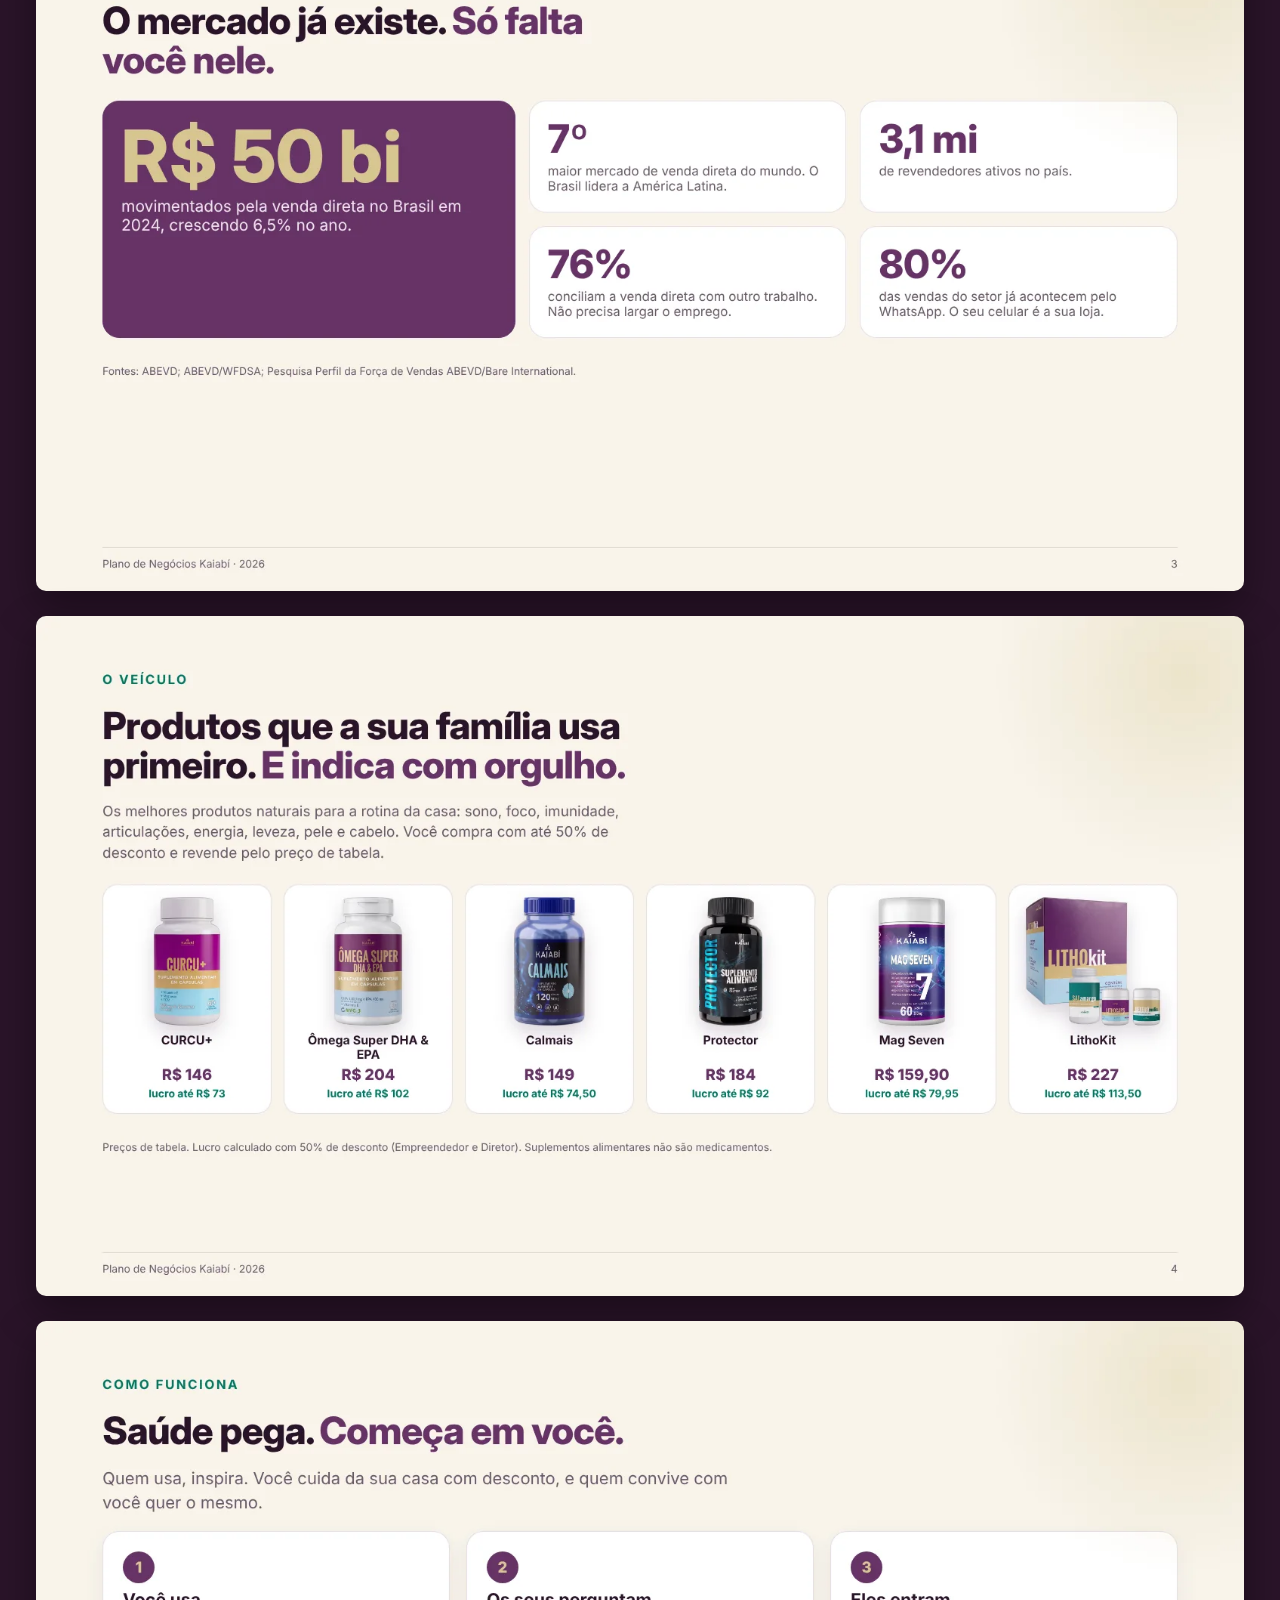
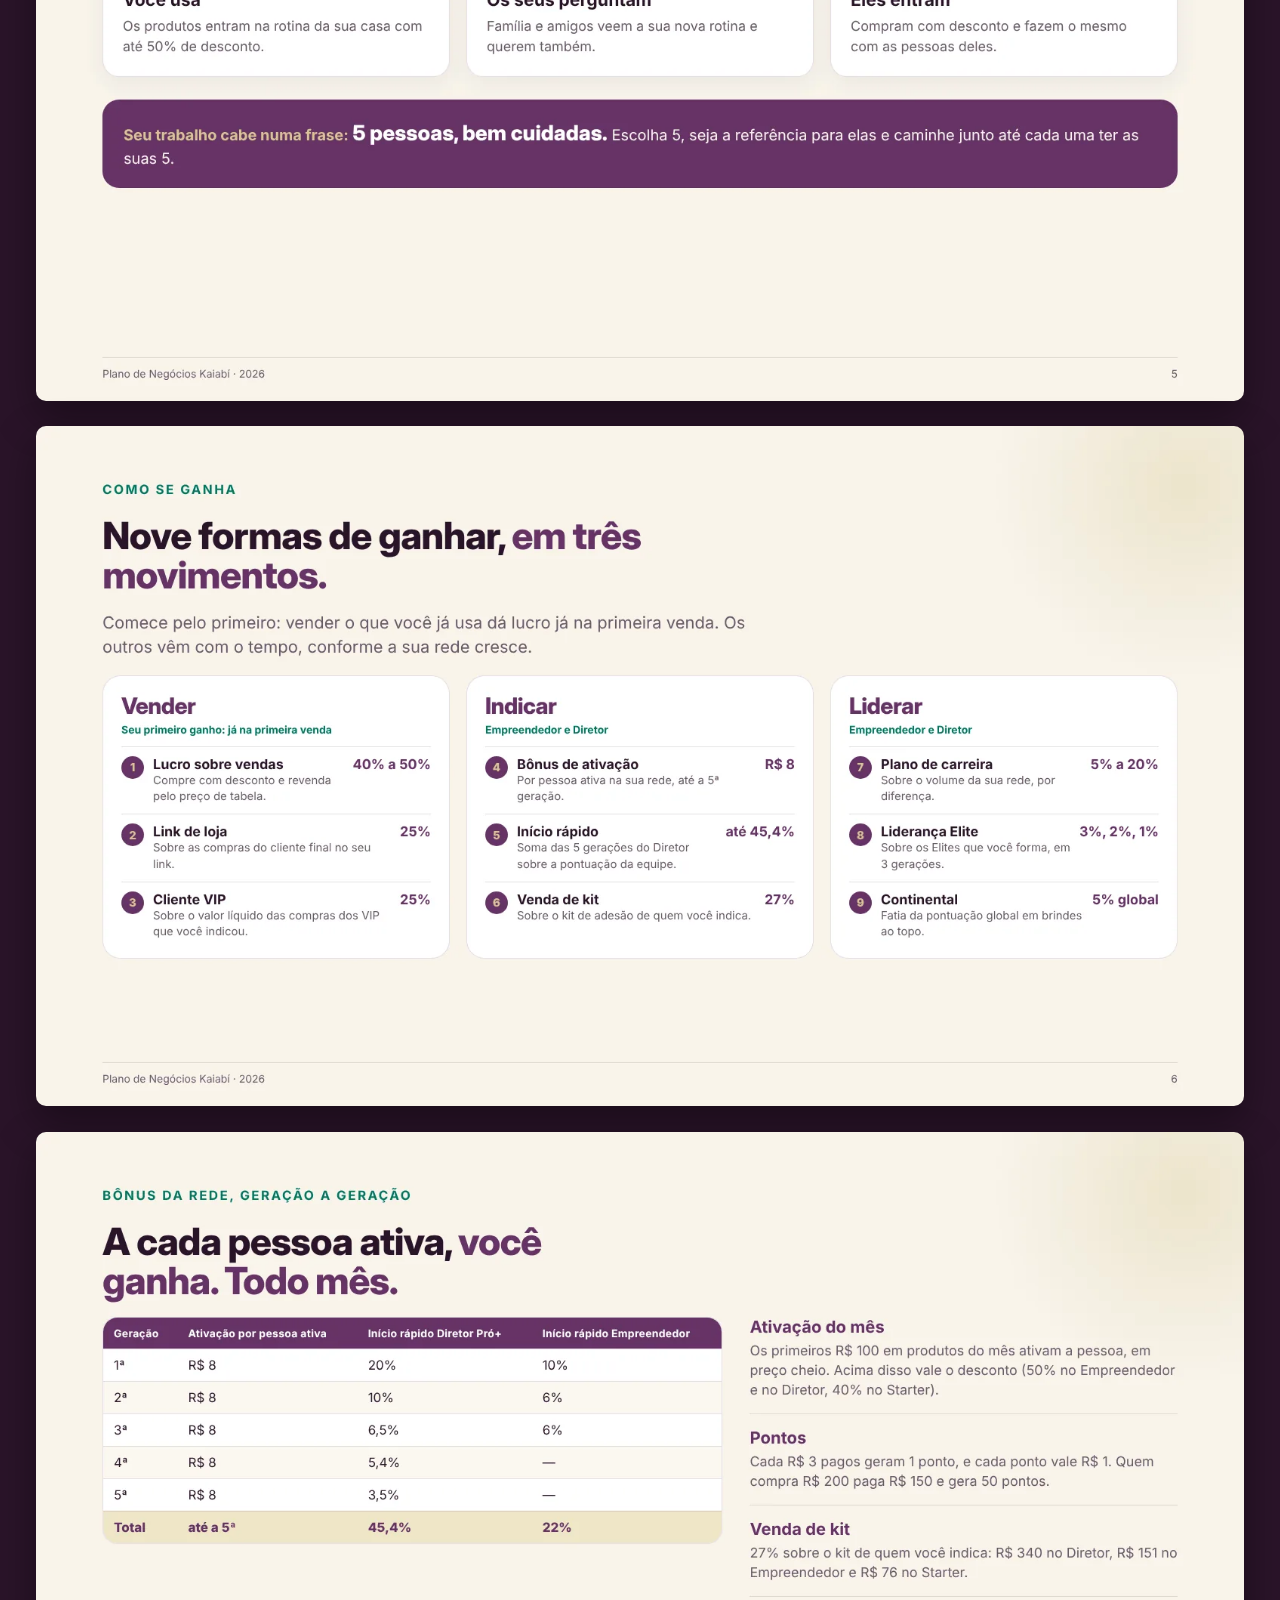
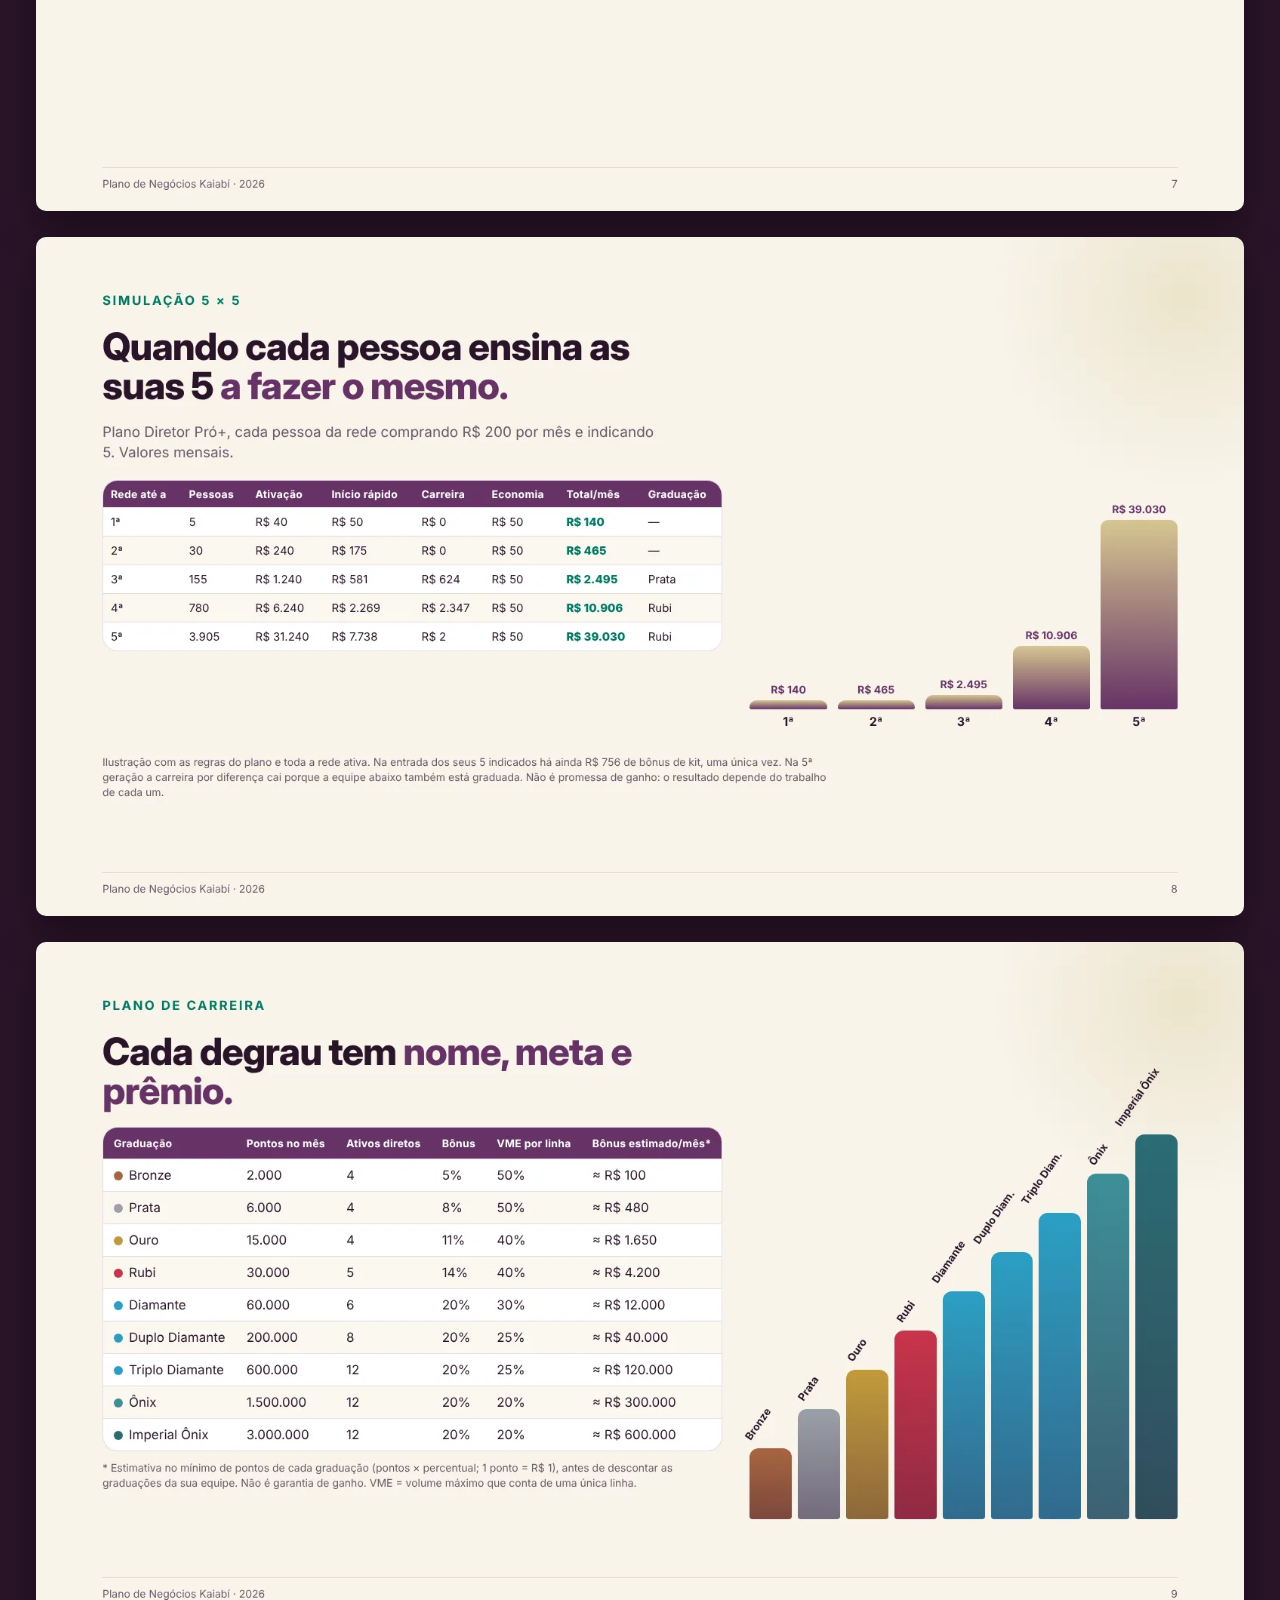
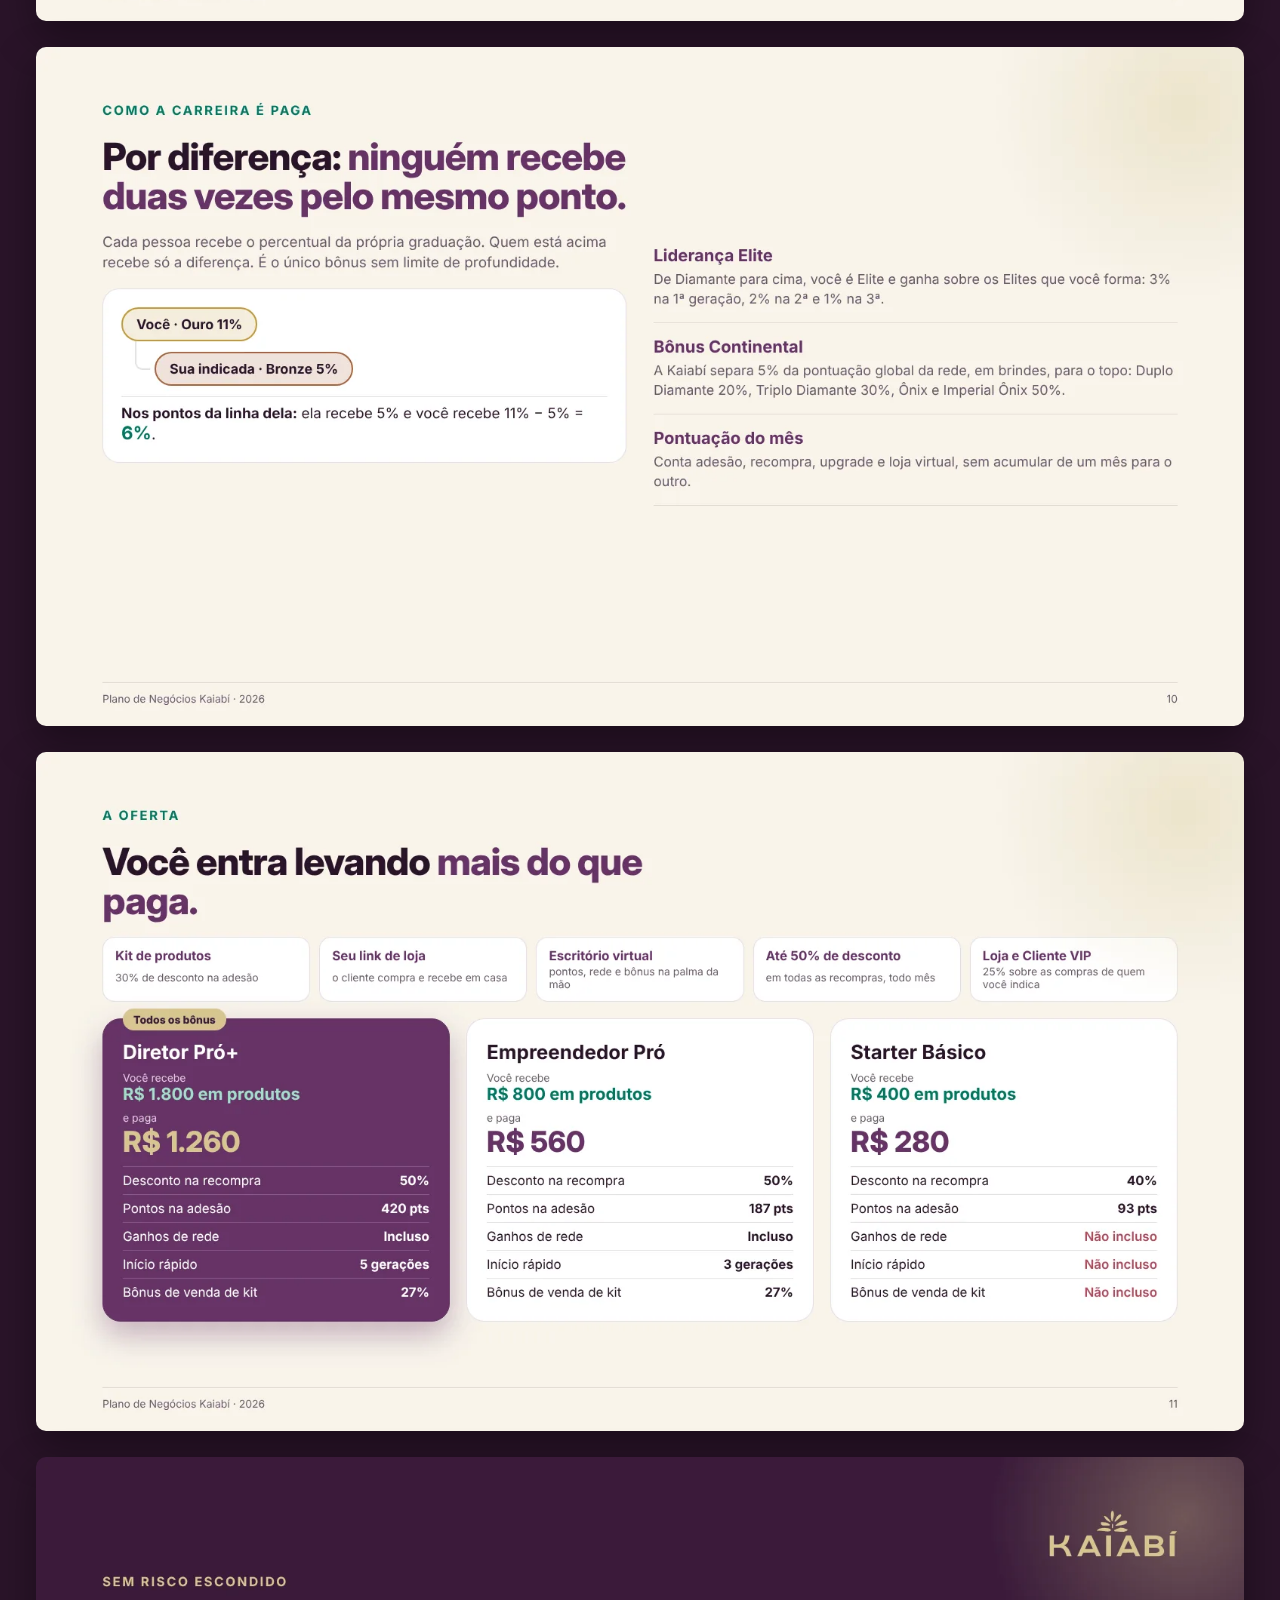
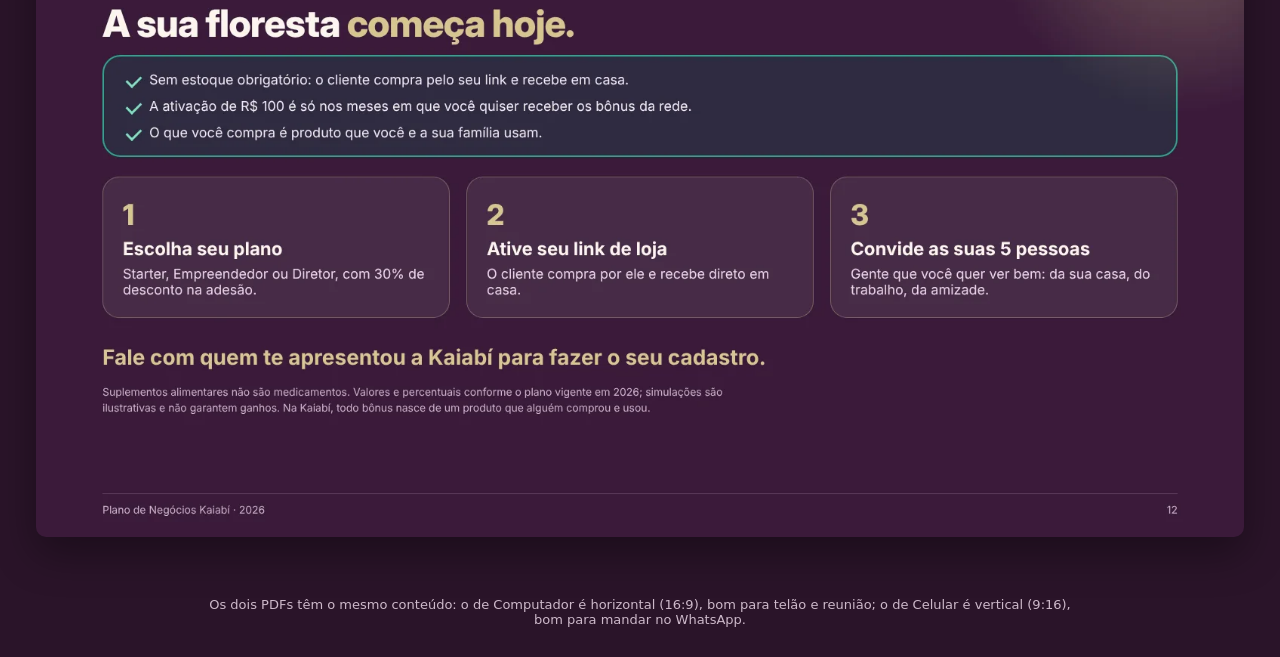
<file: plano/index.html>
<!DOCTYPE html>
<html lang="pt-BR">
<head>
<meta charset="utf-8">
<meta name="viewport" content="width=device-width,initial-scale=1">
<title>Plano de Negócios Kaiabí 2026</title>
<style>
*{box-sizing:border-box;margin:0;padding:0}
:root{--plum:#673367;--deep:#3a1b3a;--sand:#d6c691;--cream:#f8f4eb}
body{background:#2a1429;color:#fbf6ee;font-family:system-ui,-apple-system,"Segoe UI",Roboto,sans-serif}
header{position:sticky;top:0;z-index:5;display:flex;flex-wrap:wrap;align-items:center;justify-content:space-between;gap:12px;padding:12px clamp(14px,3vw,32px);background:rgba(42,20,41,.92);backdrop-filter:blur(10px);-webkit-backdrop-filter:blur(10px);border-bottom:1px solid rgba(214,198,145,.2)}
header h1{font-size:clamp(15px,1.6vw,18px);font-weight:700}
header h1 small{display:block;font-weight:500;color:#cdb9ca;font-size:12px}
.ctl{display:flex;gap:10px;flex-wrap:wrap;align-items:center}
.seg{display:flex;background:rgba(255,255,255,.08);border-radius:99px;padding:4px}
.seg button{border:0;background:transparent;color:#e8d9e6;font:inherit;font-weight:600;font-size:14px;padding:8px 16px;border-radius:99px;cursor:pointer}
.seg button[aria-pressed=true]{background:var(--sand);color:var(--deep)}
a.dl{display:inline-flex;align-items:center;gap:8px;text-decoration:none;color:var(--deep);background:var(--sand);font-weight:700;font-size:14px;padding:9px 16px;border-radius:99px}
a.dl:hover{filter:brightness(1.05)}
main{display:grid;gap:clamp(14px,2vw,26px);padding:clamp(14px,3vw,36px) clamp(10px,3vw,36px) 60px;justify-items:center}
main img{display:block;width:100%;height:auto;border-radius:10px;box-shadow:0 16px 40px rgba(0,0,0,.35);background:var(--cream)}
main.d img{max-width:1400px}
main.m img{max-width:520px}
.note{max-width:900px;text-align:center;color:#cdb9ca;font-size:13px;padding:0 16px 30px;margin:0 auto}
</style>
</head>
<body>
<header>
 <h1>Plano de Negócios Kaiabí 2026<small>12 páginas · do propósito à oferta</small></h1>
 <div class="ctl">
  <div class="seg" role="group" aria-label="Formato">
   <button type="button" data-f="d" aria-pressed="true">Computador</button>
   <button type="button" data-f="m" aria-pressed="false">Celular</button>
  </div>
  <a class="dl" id="dl" href="Plano-de-Negocios-Kaiabi-Computador.pdf" download>⬇ Baixar PDF</a>
 </div>
</header>
<main id="pages" class="d"></main>
<p class="note">Os dois PDFs têm o mesmo conteúdo: o de Computador é horizontal (16:9), bom para telão e reunião; o de Celular é vertical (9:16), bom para mandar no WhatsApp.</p>
<script>
const main=document.getElementById('pages'),dl=document.getElementById('dl');
const set=f=>{
 main.className=f;
 main.innerHTML=Array.from({length:12},(_,i)=>`<img src="img/${f}-${String(i+1).padStart(2,'0')}.webp" alt="Página ${i+1} do Plano de Negócios" loading="${i<2?'eager':'lazy'}" decoding="async">`).join('');
 dl.href=f==='d'?'Plano-de-Negocios-Kaiabi-Computador.pdf':'Plano-de-Negocios-Kaiabi-Celular.pdf';
 dl.textContent=f==='d'?'⬇ Baixar PDF (computador)':'⬇ Baixar PDF (celular)';
 document.querySelectorAll('.seg button').forEach(b=>b.setAttribute('aria-pressed',String(b.dataset.f===f)));
};
document.querySelector('.seg').addEventListener('click',e=>{const b=e.target.closest('button');if(b)set(b.dataset.f)});
set(matchMedia('(max-width: 760px)').matches?'m':'d');
let DL=null;(async()=>{try{if(window.claude&&claude.use)DL=await claude.use('downloads')}catch(e){}})();
dl.addEventListener('click',async e=>{if(!DL)return;e.preventDefault();const href=dl.getAttribute('href');const old=dl.textContent;dl.textContent='Preparando…';
 try{const blob=await fetch(href).then(r=>{if(!r.ok)throw new Error(r.status);return r.blob()});await DL.save({filename:href,data:blob})}catch(err){}finally{dl.textContent=old}});
</script>
</body>
</html>
</file>
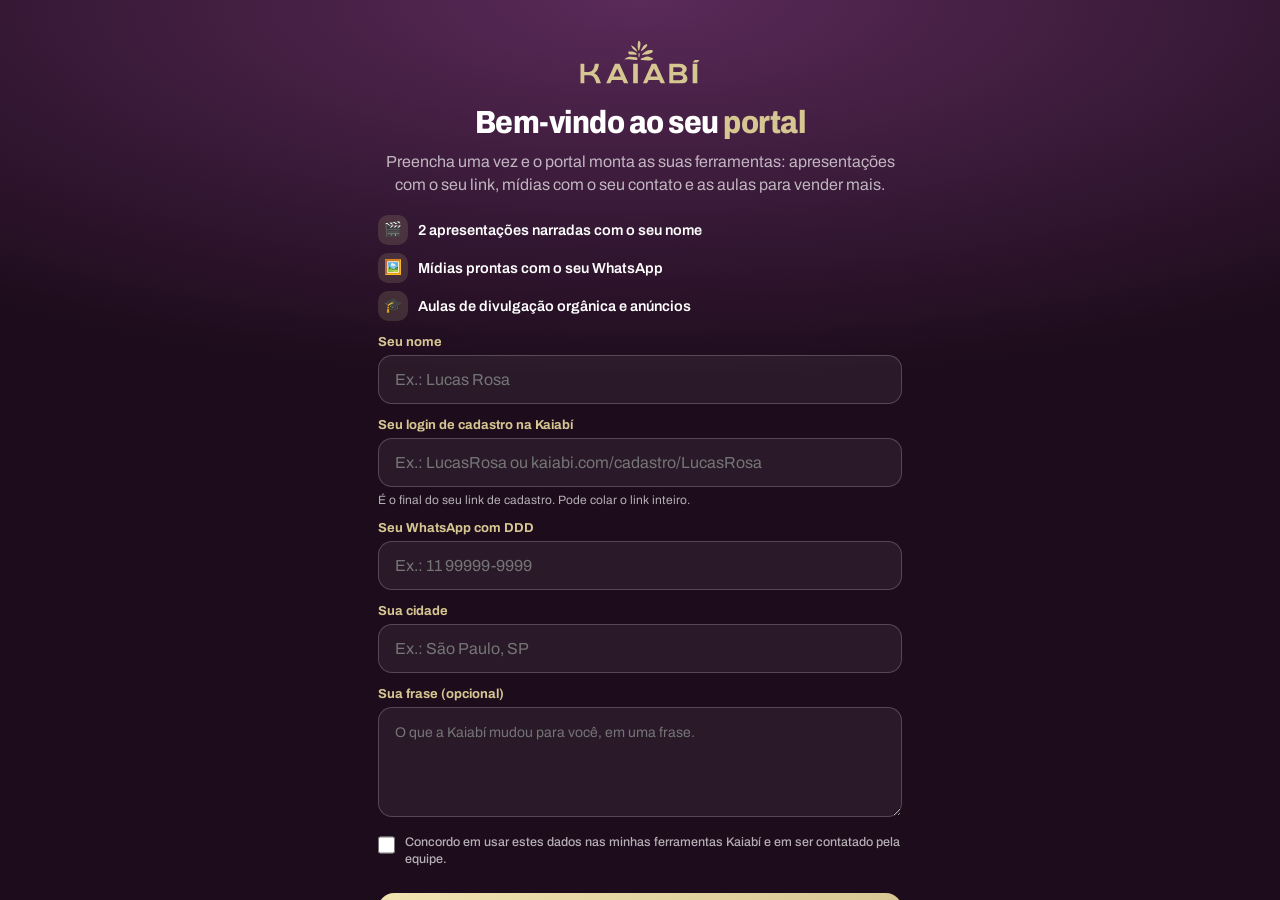
<file: portal/index.html>
<!DOCTYPE html>
<html lang="pt-BR">
<head>
<meta charset="utf-8">
<meta name="viewport" content="width=device-width,initial-scale=1,viewport-fit=cover">
<title>Portal do Distribuidor Kaiabí</title>
<meta name="theme-color" content="#2a1229">
<meta name="apple-mobile-web-app-capable" content="yes">
<link rel="manifest" href="manifest.json">
<link rel="preconnect" href="https://fonts.googleapis.com"><link rel="preconnect" href="https://fonts.gstatic.com" crossorigin>
<link href="https://fonts.googleapis.com/css2?family=Archivo:wdth,wght@62..125,400..800&display=swap" rel="stylesheet">
<style>
:root{--bg:#1d0c1c;--bg2:#2a1229;--card:rgba(255,255,255,.07);--line:rgba(255,255,255,.12);--roxo:#673367;--gold:#d6c691;--gold2:#f1e4b0;--verde:#017761;--leaf:#2aa88a;--mut:rgba(255,255,255,.68)}
*{box-sizing:border-box;margin:0;padding:0;-webkit-tap-highlight-color:transparent}
html,body{background:var(--bg);color:#fff;font-family:Archivo,system-ui,sans-serif;min-height:100%}
body{padding-bottom:calc(env(safe-area-inset-bottom) + 84px)}
button{font:inherit;color:inherit;border:0;background:none;cursor:pointer}
a{color:inherit}
.wrap{max-width:560px;margin:0 auto;padding:0 18px}
header{position:sticky;top:0;z-index:20;background:rgba(29,12,28,.86);backdrop-filter:blur(14px);border-bottom:1px solid var(--line)}
header .wrap{display:flex;align-items:center;gap:12px;padding-top:calc(env(safe-area-inset-top) + 12px);padding-bottom:12px}
.logo{width:92px;color:var(--gold)}
header .sp{flex:1}
.av{width:38px;height:38px;border-radius:50%;display:grid;place-items:center;font-weight:800;font-size:14px;color:var(--bg2);background:linear-gradient(135deg,var(--gold2),var(--gold))}
h1,h2,h3{font-stretch:88%;letter-spacing:-.015em;line-height:1.08}
h1{font-size:30px;font-weight:800}
h2{font-size:22px;font-weight:800;margin:26px 0 12px}
h3{font-size:17px;font-weight:800}
.gold{color:var(--gold)}
.mut{color:var(--mut)}
.small{font-size:13px}
.card{background:var(--card);border:1px solid var(--line);border-radius:22px;padding:18px}
.stack{display:grid;gap:12px}
.btn{display:inline-flex;align-items:center;justify-content:center;gap:8px;padding:14px 18px;border-radius:16px;font-weight:800;font-size:15.5px;text-decoration:none;text-align:center}
.btn.g{background:linear-gradient(135deg,var(--gold2),var(--gold));color:var(--bg2)}
.btn.w{background:#25d366;color:#07311a}
.btn.o{background:rgba(255,255,255,.1);border:1px solid var(--line)}
.row{display:grid;grid-template-columns:1fr 1fr;gap:10px}
.row3{display:grid;grid-template-columns:1fr 1fr 1fr;gap:8px}
.inp{width:100%;padding:15px 16px;border-radius:14px;border:1px solid rgba(255,255,255,.2);background:rgba(255,255,255,.06);color:#fff;font:inherit;font-size:16px;outline:none}
.inp:focus{border-color:var(--gold)}
label{display:block;font-size:13px;font-weight:700;color:var(--gold);margin:14px 0 6px}
.help{font-size:12px;color:var(--mut);margin-top:6px}
/* abas */
nav.tabs{position:fixed;left:0;right:0;bottom:0;z-index:30;background:rgba(29,12,28,.94);backdrop-filter:blur(16px);border-top:1px solid var(--line);padding:8px 6px calc(env(safe-area-inset-bottom) + 8px)}
nav.tabs .in{max-width:560px;margin:0 auto;display:grid;grid-template-columns:repeat(5,1fr)}
nav.tabs button{display:grid;justify-items:center;gap:3px;font-size:11px;font-weight:700;color:var(--mut);padding:6px 0}
nav.tabs button i{font-style:normal;font-size:21px;filter:grayscale(1) opacity(.7)}
nav.tabs button.on{color:var(--gold)}
nav.tabs button.on i{filter:none}
.view{display:none;padding-top:18px;animation:fi .35s}
.view.on{display:block}
@keyframes fi{from{opacity:0;transform:translateY(8px)}}
/* início */
.hero{display:flex;gap:16px;align-items:center}
.ring{flex:none;width:86px;height:86px;position:relative}
.ring svg{width:100%;height:100%;transform:rotate(-90deg)}
.ring b{position:absolute;inset:0;display:grid;place-items:center;font-size:20px;font-weight:800}
.chk{display:flex;gap:12px;align-items:center;padding:14px 16px;border-radius:16px;background:var(--card);border:1px solid var(--line);text-align:left;width:100%}
.chk .bx{flex:none;width:28px;height:28px;border-radius:50%;border:2px solid rgba(255,255,255,.3);display:grid;place-items:center;font-size:14px}
.chk.done .bx{background:var(--leaf);border-color:var(--leaf)}
.chk.done .t{color:var(--mut);text-decoration:line-through}
.chk .t{font-weight:700;font-size:15px}
.chk .t small{display:block;font-weight:500;color:var(--mut);text-decoration:none;font-size:12.5px;margin-top:2px}
.chk .go{margin-left:auto;color:var(--gold);font-size:20px}
.mission{position:relative;overflow:hidden;border-radius:24px;padding:20px;background:linear-gradient(135deg,#5a2a59,#2a1229);border:1px solid rgba(214,198,145,.35)}
.mission img{position:absolute;right:-6px;bottom:-10px;height:150px;filter:drop-shadow(0 10px 20px rgba(0,0,0,.5))}
.mission .tag{display:inline-block;padding:5px 10px;border-radius:999px;background:var(--verde);font-size:12px;font-weight:800;margin-bottom:10px}
.mission h3{max-width:62%;font-size:20px}
.mission p{max-width:60%;margin:6px 0 14px;font-size:13.5px;color:var(--mut)}
.streak{display:flex;gap:10px;align-items:center;margin-top:12px;font-size:13.5px;color:var(--mut)}
.streak b{color:var(--gold);font-size:18px}
/* ferramentas */
.tool{display:grid;gap:12px}
.tool .top{display:flex;gap:14px;align-items:center}
.tool .ic{flex:none;width:52px;height:52px;border-radius:16px;display:grid;place-items:center;font-size:26px;background:rgba(214,198,145,.14)}
.tool code{display:block;font-size:12px;color:var(--gold2);word-break:break-all;background:rgba(0,0,0,.25);padding:10px 12px;border-radius:12px}
.badge{display:inline-block;padding:4px 9px;border-radius:999px;font-size:11.5px;font-weight:800}
.badge.ok{background:rgba(42,168,138,.25);color:#7fe0c6}
.badge.wait{background:rgba(214,198,145,.2);color:var(--gold)}
/* mídias */
.chips{display:flex;gap:8px;overflow-x:auto;padding-bottom:6px;scrollbar-width:none;margin:0 -18px;padding-left:18px;padding-right:18px}
.chips::-webkit-scrollbar{display:none}
.chip{flex:none;padding:9px 14px;border-radius:999px;border:1px solid var(--line);font-size:13.5px;font-weight:700;color:var(--mut)}
.chip.on{background:var(--gold);color:var(--bg2);border-color:var(--gold)}
.grid{display:grid;grid-template-columns:1fr 1fr;gap:12px;margin-top:14px}
.med{position:relative;border-radius:18px;overflow:hidden;aspect-ratio:9/14;background:linear-gradient(170deg,var(--c,#5a2a59),#120610);text-align:left}
.med img{position:absolute;left:50%;bottom:22%;height:58%;transform:translateX(-50%);filter:drop-shadow(0 10px 14px rgba(0,0,0,.5))}
.med .nm{position:absolute;left:10px;right:10px;bottom:10px;font-weight:800;font-size:13.5px;line-height:1.15}
.med .fm{position:absolute;left:10px;top:10px;font-size:10.5px;font-weight:800;letter-spacing:.08em;text-transform:uppercase;color:var(--gold2);background:rgba(0,0,0,.3);padding:4px 7px;border-radius:8px}
/* folha (bottom sheet) */
#sheet{position:fixed;inset:0;z-index:60;display:none;background:rgba(8,3,8,.7);backdrop-filter:blur(6px);align-items:flex-end;justify-content:center}
#sheet.on{display:flex}
#sheet .box{width:100%;max-width:560px;max-height:92svh;overflow:auto;background:linear-gradient(180deg,#3a1b3a,#1d0c1c);border-radius:26px 26px 0 0;padding:18px 18px calc(env(safe-area-inset-bottom) + 18px);animation:up .4s cubic-bezier(.2,.9,.3,1)}
@keyframes up{from{transform:translateY(100%)}}
#sheet .x{float:right;width:36px;height:36px;border-radius:50%;background:rgba(255,255,255,.1)}
#prev{display:block;width:62%;margin:6px auto 16px;border-radius:16px;box-shadow:0 20px 50px rgba(0,0,0,.5)}
textarea.inp{min-height:110px;resize:vertical;font-size:14px;line-height:1.45}
/* academia */
.trail{margin-top:8px}
.les{display:flex;gap:12px;align-items:center;padding:14px 16px;border-radius:16px;background:var(--card);border:1px solid var(--line);width:100%;text-align:left}
.les .n{flex:none;width:34px;height:34px;border-radius:50%;display:grid;place-items:center;font-weight:800;background:rgba(214,198,145,.16);color:var(--gold)}
.les.done .n{background:var(--leaf);color:#fff}
.les .t{font-weight:700;font-size:15px}
.les .t small{display:block;color:var(--mut);font-weight:500;font-size:12.5px;margin-top:2px}
.lesson p{font-size:15.5px;line-height:1.55;margin-bottom:12px}
.lesson .cl{display:flex;gap:10px;align-items:center;padding:12px 0;border-top:1px solid var(--line);font-weight:600}
.lesson .cl input{width:22px;height:22px;accent-color:var(--leaf)}
/* resultados */
.kpis{display:grid;grid-template-columns:1fr 1fr;gap:10px}
.kpi{padding:16px;border-radius:18px;background:var(--card);border:1px solid var(--line)}
.kpi b{display:block;font-size:30px;font-weight:800;font-stretch:80%;color:var(--gold)}
.kpi span{font-size:12.5px;color:var(--mut)}
.soon{padding:18px;border-radius:20px;border:1px dashed rgba(214,198,145,.45);background:rgba(214,198,145,.06)}
.toast{position:fixed;left:50%;bottom:110px;transform:translateX(-50%);z-index:90;background:#fff;color:var(--bg2);padding:12px 18px;border-radius:999px;font-weight:800;font-size:14px;box-shadow:0 10px 30px rgba(0,0,0,.4);animation:fi .3s}
/* onboarding */
#onb{position:fixed;inset:0;z-index:80;overflow:auto;background:radial-gradient(120% 60% at 50% 0%,#5a2a59,#1d0c1c 70%);display:none}
#onb.on{display:block}
#onb .wrap{padding-top:calc(env(safe-area-inset-top) + 40px);padding-bottom:40px}
#onb .logo{display:block;margin:0 auto 22px;width:120px}
#onb h1{text-align:center;font-size:32px}
#onb .lead{text-align:center;color:var(--mut);margin:10px 0 18px;line-height:1.45}
.perks{display:grid;gap:8px;margin:18px 0 6px}
.perk{display:flex;gap:10px;align-items:center;font-weight:600;font-size:14.5px}
.perk i{font-style:normal;width:30px;height:30px;border-radius:10px;display:grid;place-items:center;background:rgba(214,198,145,.16);flex:none}
.lgpd{display:flex;gap:10px;align-items:flex-start;margin-top:14px;font-size:12.5px;color:var(--mut);line-height:1.4}
.lgpd input{margin-top:2px;width:18px;height:18px;accent-color:var(--gold)}
</style>
</head>
<body>
<header><div class="wrap">
  <svg class="logo" viewBox="4100 12500 12800 4660" aria-label="Kaiabí"></svg>
  <div class="sp"></div>
  <button class="av" id="me" aria-label="Meu perfil">K</button>
</div></header>

<main class="wrap">
  <!-- INÍCIO -->
  <section class="view on" id="v-inicio">
    <div class="hero">
      <div class="ring"><svg viewBox="0 0 36 36"><circle cx="18" cy="18" r="15.5" fill="none" stroke="rgba(255,255,255,.12)" stroke-width="3.4"/><circle id="ringArc" cx="18" cy="18" r="15.5" fill="none" stroke="#d6c691" stroke-width="3.4" stroke-linecap="round" stroke-dasharray="0 100" pathLength="100"/></svg><b id="ringTxt">0%</b></div>
      <div><p class="mut small">Olá,</p><h1 id="hello">Distribuidor</h1><p class="mut small" style="margin-top:4px">Seu portal para trabalhar no digital.</p></div>
    </div>
    <h2>Missão do dia</h2>
    <div class="mission" id="mission"></div>
    <div class="streak">🔥 <b id="streak">0</b> dias seguidos cumprindo a missão</div>
    <h2>Primeiros passos</h2>
    <div class="stack" id="steps"></div>
  </section>

  <!-- FERRAMENTAS -->
  <section class="view" id="v-ferr">
    <h1>Minhas <span class="gold">ferramentas</span></h1>
    <p class="mut" style="margin-top:6px">Tudo já sai com o seu nome e o seu link de cadastro.</p>
    <div class="stack" style="margin-top:18px" id="tools"></div>
  </section>

  <!-- MÍDIAS -->
  <section class="view" id="v-midias">
    <h1>Mídias <span class="gold">prontas</span></h1>
    <p class="mut" style="margin-top:6px">Toque em uma mídia: ela sai com o seu nome e o seu WhatsApp, e a legenda já vem pronta.</p>
    <div class="chips" style="margin-top:16px" id="chips"></div>
    <div class="grid" id="grid"></div>
  </section>

  <!-- ACADEMIA -->
  <section class="view" id="v-acad">
    <h1>Academia <span class="gold">Kaiabí</span></h1>
    <p class="mut" style="margin-top:6px">Aulas curtas e práticas para vender mais, no orgânico e com anúncios.</p>
    <div id="trails"></div>
  </section>

  <!-- RESULTADOS -->
  <section class="view" id="v-res">
    <h1>Meus <span class="gold">resultados</span></h1>
    <p class="mut" style="margin-top:6px">O que você já fez pelo portal.</p>
    <div class="kpis" style="margin-top:16px" id="kpis"></div>
    <h2>Quem viu os seus links</h2>
    <div class="soon">
      <h3>🚀 Chegando no próximo passo</h3>
      <p class="mut small" style="margin-top:8px;line-height:1.5">Aqui você vai ver quantas pessoas abriram o seu convite, quantas assistiram até o fim, quem clicou no cadastro e a lista dos seus contatos interessados, com um botão para chamar cada um no WhatsApp.</p>
    </div>
  </section>
</main>

<nav class="tabs"><div class="in">
  <button class="on" data-v="inicio"><i>🏠</i>Início</button>
  <button data-v="ferr"><i>🧰</i>Ferramentas</button>
  <button data-v="midias"><i>🖼️</i>Mídias</button>
  <button data-v="acad"><i>🎓</i>Academia</button>
  <button data-v="res"><i>📈</i>Resultados</button>
</div></nav>

<div id="sheet"><div class="box"><button class="x" id="sx" aria-label="Fechar">✕</button><div id="sbody"></div></div></div>

<!-- primeiro acesso -->
<div id="onb"><div class="wrap">
  <svg class="logo" viewBox="4100 12500 12800 4660"></svg>
  <h1>Bem-vindo ao seu <span class="gold">portal</span></h1>
  <p class="lead">Preencha uma vez e o portal monta as suas ferramentas: apresentações com o seu link, mídias com o seu contato e as aulas para vender mais.</p>
  <div class="perks">
    <div class="perk"><i>🎬</i>2 apresentações narradas com o seu nome</div>
    <div class="perk"><i>🖼️</i>Mídias prontas com o seu WhatsApp</div>
    <div class="perk"><i>🎓</i>Aulas de divulgação orgânica e anúncios</div>
  </div>
  <form id="onbF">
    <label>Seu nome</label><input class="inp" name="n" required maxlength="40" placeholder="Ex.: Lucas Rosa">
    <label>Seu login de cadastro na Kaiabí</label><input class="inp" name="l" required placeholder="Ex.: LucasRosa ou kaiabi.com/cadastro/LucasRosa">
    <div class="help">É o final do seu link de cadastro. Pode colar o link inteiro.</div>
    <label>Seu WhatsApp com DDD</label><input class="inp" name="w" required inputmode="tel" placeholder="Ex.: 11 99999-9999">
    <label>Sua cidade</label><input class="inp" name="c" placeholder="Ex.: São Paulo, SP">
    <label>Sua frase (opcional)</label><textarea class="inp" name="f" maxlength="140" placeholder="O que a Kaiabí mudou para você, em uma frase."></textarea>
    <label class="lgpd" style="color:var(--mut);font-weight:500"><input type="checkbox" required>Concordo em usar estes dados nas minhas ferramentas Kaiabí e em ser contatado pela equipe.</label>
    <button class="btn g" type="submit" style="width:100%;margin-top:18px">Montar meu portal</button>
  </form>
</div></div>

<script src="dados.js"></script>
<script>
(()=>{
const $=s=>document.querySelector(s),$$=s=>[...document.querySelectorAll(s)];
const K=window.KP;
const LS={get(k,d){try{return JSON.parse(localStorage.getItem('kp_'+k))??d}catch{return d}},set(k,v){try{localStorage.setItem('kp_'+k,JSON.stringify(v))}catch{}}};
const esc=s=>String(s??'').replace(/[&<>"']/g,c=>({'&':'&amp;','<':'&lt;','>':'&gt;','"':'&quot;',"'":'&#39;'}[c]));
const toast=m=>{const t=document.createElement('div');t.className='toast';t.textContent=m;document.body.append(t);setTimeout(()=>t.remove(),2200)};
const normWa=s=>{let d=String(s||'').replace(/\D/g,'');if(d.length===10||d.length===11)d='55'+d;return d};
const fmtWa=d=>{d=String(d||'').replace(/^55/,'');return d.length===11?`(${d.slice(0,2)}) ${d.slice(2,7)}-${d.slice(7)}`:d};
const normLogin=s=>{s=String(s||'').trim();const m=s.match(/cadastro\/([^/?#\s]+)/i);if(m)s=m[1];return s.replace(/[^\w.\-]/g,'')};
const b64e=o=>btoa(unescape(encodeURIComponent(JSON.stringify(o)))).replace(/\+/g,'-').replace(/\//g,'_').replace(/=+$/,'');
const ROOT=location.origin+location.pathname.replace(/portal\/?(index\.html)?$/,'');
let LOGO='';
fetch('../convite/i/logo.svg').then(r=>r.text()).then(t=>{LOGO=t;const inner=t.replace(/^[\s\S]*?<svg[^>]*>/,'').replace(/<\/svg>\s*$/,'');$$('svg.logo').forEach(s=>s.innerHTML=inner)}).catch(()=>{});

/* ---------- perfil ---------- */
let ME=LS.get('perfil',null);
const stats=LS.get('stats',{shares:0,invites:0,medias:0,lessons:0});
const saveStats=()=>LS.set('stats',stats);
const done=LS.get('done',{});const saveDone=()=>LS.set('done',done);
function links(){const o={n:ME.n,l:ME.l,w:ME.w};if(ME.f)o.f=ME.f;const h='#c='+b64e(o);return{stories:ROOT+'convite/'+h,d3:ROOT+'convite/3d/'+h,inst:ROOT+'apresentacao/',plano:ROOT+'plano/',cad:'https://kaiabi.com/cadastro/'+encodeURIComponent(ME.l)}}
function boot(){
  if(!ME){$('#onb').classList.add('on');return}
  $('#onb').classList.remove('on');
  const ini=(ME.n.match(/\b\p{L}/gu)||['K']).slice(0,2).join('').toUpperCase();
  $('#me').textContent=ini;$('#hello').textContent=ME.n.split(/\s+/)[0];
  renderSteps();renderMission();renderTools();renderChips();renderGrid();renderTrails();renderKpis();
}
$('#onbF').addEventListener('submit',e=>{e.preventDefault();const f=new FormData(e.target);
  const w=normWa(f.get('w')),l=normLogin(f.get('l'));
  if(!l){toast('Confira o seu login de cadastro');return}if(w.length<12){toast('Confira o seu WhatsApp com DDD');return}
  ME={n:String(f.get('n')).trim(),l,w,c:String(f.get('c')||'').trim(),f:String(f.get('f')||'').trim()};LS.set('perfil',ME);done.perfil=1;saveDone();boot();toast('Portal montado ✨')});
$('#me').addEventListener('click',()=>{openSheet(`<h3>Meu perfil</h3><p class="mut small" style="margin:8px 0 14px">${esc(ME.n)} · ${esc(fmtWa(ME.w))}<br>Cadastro: kaiabi.com/cadastro/${esc(ME.l)}</p><button class="btn o" id="edit" style="width:100%">Editar meus dados</button>`);$('#edit').onclick=()=>{closeSheet();const f=$('#onbF');f.n.value=ME.n;f.l.value=ME.l;f.w.value=fmtWa(ME.w);f.c.value=ME.c||'';f.f.value=ME.f||'';$('#onb').classList.add('on')}});

/* ---------- abas ---------- */
$$('nav.tabs button').forEach(b=>b.addEventListener('click',()=>{$$('nav.tabs button').forEach(x=>x.classList.toggle('on',x===b));$$('.view').forEach(v=>v.classList.toggle('on',v.id==='v-'+b.dataset.v));scrollTo(0,0);if(b.dataset.v==='res')renderKpis()}));
const go=v=>$(`nav.tabs button[data-v="${v}"]`).click();

/* ---------- início ---------- */
const STEPS=[
 {k:'perfil',t:'Completar meu perfil',s:'Feito no primeiro acesso'},
 {k:'assistir',t:'Assistir à minha apresentação',s:'Veja o que o seu convidado vai ver',act:()=>{done.assistir=1;saveDone();open(links().stories,'_blank');renderSteps()}},
 {k:'convite',t:'Enviar meu primeiro convite',s:'Para 3 pessoas da sua lista',act:()=>go('ferr')},
 {k:'midia',t:'Publicar minha primeira mídia',s:'No status ou no Instagram',act:()=>go('midias')},
 {k:'aula',t:'Fazer a primeira aula',s:'Seu primeiro dia, 3 minutos',act:()=>{go('acad');openLesson('c1')}},
 {k:'site',t:'Pedir o meu site',s:'A loja que vende por você',act:()=>go('ferr')}];
function renderSteps(){
  const el=$('#steps');el.innerHTML=STEPS.map(s=>`<button class="chk ${done[s.k]?'done':''}" data-k="${s.k}"><span class="bx">${done[s.k]?'✓':''}</span><span class="t">${s.t}<small>${s.s}</small></span>${done[s.k]?'':'<span class="go">›</span>'}</button>`).join('');
  el.querySelectorAll('.chk').forEach(b=>b.onclick=()=>{const s=STEPS.find(x=>x.k===b.dataset.k);s.act&&s.act()});
  const pct=Math.round(STEPS.filter(s=>done[s.k]).length/STEPS.length*100);
  $('#ringArc').setAttribute('stroke-dasharray',pct+' 100');$('#ringTxt').textContent=pct+'%';
}
const today=()=>new Date().toISOString().slice(0,10);
function renderMission(){
  const keys=Object.keys(K.produtos);const d=new Date();const idx=(d.getFullYear()*372+d.getMonth()*31+d.getDate())%keys.length;const k=keys[idx],p=K.produtos[k];
  const ok=LS.get('missao_'+today(),false);
  $('#mission').innerHTML=`<span class="tag">${ok?'✓ Missão cumprida':'Hoje'}</span><h3>Poste o ${esc(p.n)} no seu status</h3><p>A mídia já sai com o seu WhatsApp e a legenda pronta.</p><button class="btn g" id="mGo">${ok?'Postar de novo':'Cumprir a missão'}</button><img src="../apresentacao/p/p-${k}.webp" alt="">`;
  $('#mGo').onclick=()=>openMedia(k,true);
  const st=LS.get('streak',{n:0,last:''});$('#streak').textContent=st.n;
}
function missionDone(){
  if(LS.get('missao_'+today(),false))return;LS.set('missao_'+today(),true);
  const st=LS.get('streak',{n:0,last:''});const y=new Date(Date.now()-864e5).toISOString().slice(0,10);
  st.n=st.last===y?st.n+1:1;st.last=today();LS.set('streak',st);renderMission();toast('🔥 Missão cumprida!');
}

/* ---------- ferramentas ---------- */
function renderTools(){
  const L=links();const site=LS.get('site_pedido',false);
  const T=[
   {ic:'📱',t:'Convite Stories',s:'Narrado, cena por cena. Ideal para o WhatsApp.',u:L.stories,msg:'Separei 3 minutos especiais pra você. Assiste com som 🎧 '},
   {ic:'🌳',t:'Convite 3D',s:'A apresentação completa, que rola sozinha com narração.',u:L.d3,msg:'Preparei uma apresentação especial pra você. Assiste com som 🎧 '},
   {ic:'🏛️',t:'Apresentação institucional',s:'Para quem quer ver tudo com calma.',u:L.inst,msg:'Conheça a Kaiabí: '},
   {ic:'📄',t:'Plano de Negócios',s:'PDF para celular e computador.',u:L.plano,msg:'Aqui está o Plano de Negócios da Kaiabí: '}];
  $('#tools').innerHTML=T.map((x,i)=>`<div class="card tool"><div class="top"><div class="ic">${x.ic}</div><div><h3>${x.t}</h3><p class="mut small" style="margin-top:3px">${x.s}</p></div></div><code>${esc(x.u)}</code><div class="row3"><button class="btn o" data-cp="${i}">Copiar</button><a class="btn o" href="${esc(x.u)}" target="_blank" rel="noopener">Ver</a><a class="btn w" data-sh="${i}" href="https://wa.me/?text=${encodeURIComponent(x.msg+x.u)}" target="_blank" rel="noopener">Enviar</a></div></div>`).join('')+
  `<div class="card tool"><div class="top"><div class="ic">🛍️</div><div><h3>Meu site de vendas <span class="badge ${site?'wait':'ok'}">${site?'Pedido enviado':'Novo'}</span></h3><p class="mut small" style="margin-top:3px">A loja com todos os produtos, que manda o cliente direto para o seu WhatsApp.</p></div></div><a class="btn g" id="pedeSite" href="#">${site?'Ver meu pedido':'Pedir o meu site'}</a></div>
   <div class="card tool"><div class="top"><div class="ic">🔗</div><div><h3>Meu link de cadastro</h3><p class="mut small" style="margin-top:3px">Para quem já decidiu entrar.</p></div></div><code>${esc(L.cad)}</code><button class="btn o" data-cpu="${esc(L.cad)}">Copiar</button></div>`;
  $$('#tools [data-cp]').forEach(b=>b.onclick=()=>{navigator.clipboard?.writeText(T[+b.dataset.cp].u);toast('Link copiado');stats.shares++;saveStats()});
  $$('#tools [data-cpu]').forEach(b=>b.onclick=()=>{navigator.clipboard?.writeText(b.dataset.cpu);toast('Link copiado')});
  $$('#tools [data-sh]').forEach(b=>b.addEventListener('click',()=>{stats.shares++;if(+b.dataset.sh<2){stats.invites++;done.convite=1;saveDone();renderSteps()}saveStats()}));
  $('#pedeSite').onclick=e=>{e.preventDefault();LS.set('site_pedido',true);done.site=1;saveDone();renderSteps();
    open('https://claude.ai/artifact/TXHrgSKTzxP8Z1oME5SePj#pedir','_blank');renderTools()};
}

/* ---------- mídias ---------- */
let filt='todos';
function renderChips(){
  const C=[['todos','Todos'],...Object.entries(K.grupos).map(([k,v])=>[k,v.n])];
  $('#chips').innerHTML=C.map(([k,n])=>`<button class="chip ${k===filt?'on':''}" data-f="${k}">${n}</button>`).join('');
  $$('#chips .chip').forEach(b=>b.onclick=()=>{filt=b.dataset.f;renderChips();renderGrid()});
}
function renderGrid(){
  const items=Object.entries(K.produtos).filter(([k,p])=>filt==='todos'||p.g===filt);
  $('#grid').innerHTML=items.map(([k,p])=>`<button class="med" style="--c:${p.c}" data-k="${k}"><span class="fm">Story</span><img loading="lazy" src="../apresentacao/p/p-${k}.webp" alt=""><span class="nm">${esc(p.n)}</span></button>`).join('');
  $$('#grid .med').forEach(b=>b.onclick=()=>openMedia(b.dataset.k));
}
const loadImg=src=>new Promise((r,j)=>{const i=new Image();i.onload=()=>r(i);i.onerror=j;i.src=src});
function wrapText(ctx,txt,x,y,maxW,lh){const words=txt.split(' ');let line='',lines=[];words.forEach(w=>{const t=line?line+' '+w:w;if(ctx.measureText(t).width>maxW&&line){lines.push(line);line=w}else line=t});lines.push(line);lines.forEach((l,i)=>ctx.fillText(l,x,y+i*lh));return lines.length}
async function makeStory(k){
  const p=K.produtos[k];const W=1080,H=1920;const cv=document.createElement('canvas');cv.width=W;cv.height=H;const c=cv.getContext('2d');
  const g=c.createLinearGradient(0,0,0,H);g.addColorStop(0,p.c);g.addColorStop(.62,'#2a1229');g.addColorStop(1,'#140812');c.fillStyle=g;c.fillRect(0,0,W,H);
  const rg=c.createRadialGradient(W/2,900,40,W/2,900,620);rg.addColorStop(0,'rgba(241,228,176,.35)');rg.addColorStop(1,'rgba(241,228,176,0)');c.fillStyle=rg;c.fillRect(0,0,W,H);
  try{const svg=LOGO.replace(/currentColor/g,'#d6c691');const lg=await loadImg('data:image/svg+xml;charset=utf-8,'+encodeURIComponent(svg));c.drawImage(lg,W/2-150,140,300,300*4660/12800)}catch(e){}
  const im=await loadImg('../apresentacao/p/p-'+k+'.webp');const ih=920,iw=ih*im.width/im.height;
  c.save();c.shadowColor='rgba(0,0,0,.55)';c.shadowBlur=60;c.shadowOffsetY=40;c.drawImage(im,W/2-iw/2,380,iw,ih);c.restore();
  c.fillStyle='#fff';c.textAlign='center';c.font='800 84px Archivo, sans-serif';const n=wrapText(c,p.n,W/2,1410,940,90);
  c.fillStyle='rgba(255,255,255,.82)';c.font='500 44px Archivo, sans-serif';wrapText(c,p.l,W/2,1410+n*90+20,900,58);
  const by=1700;c.fillStyle='rgba(214,198,145,.96)';c.beginPath();c.roundRect?c.roundRect(90,by,W-180,150,75):c.rect(90,by,W-180,150);c.fill();
  c.fillStyle='#2a1229';c.font='600 36px Archivo, sans-serif';c.fillText('Fale comigo no WhatsApp',W/2,by+58);
  c.font='800 52px Archivo, sans-serif';c.fillText(ME.n.split(/\s+/)[0]+' · '+fmtWa(ME.w),W/2,by+116);
  return cv;
}
const caption=k=>{const p=K.produtos[k];return `${p.n} 🌿\n${p.l}\n\nProduto natural Kaiabí, selecionado com carinho para a sua rotina.\nQuer conhecer? Me chama no WhatsApp: wa.me/${ME.w}`};
async function openMedia(k,isMission){
  openSheet(`<h3>${esc(K.produtos[k].n)}</h3><p class="mut small" style="margin:4px 0 0">Story 1080×1920 com o seu contato</p><canvas id="pv" style="display:none"></canvas><img id="prev" alt="Prévia"><label>Legenda pronta</label><textarea class="inp" id="cap">${esc(caption(k))}</textarea><div class="row" style="margin-top:12px"><button class="btn o" id="cpCap">Copiar legenda</button><button class="btn o" id="dl">Baixar imagem</button></div><button class="btn g" id="shr" style="width:100%;margin-top:10px">Compartilhar agora</button>`);
  const cv=await makeStory(k);const url=cv.toDataURL('image/jpeg',.9);$('#prev').src=url;
  const blob=await new Promise(r=>cv.toBlob(r,'image/jpeg',.9));const file=new File([blob],`kaiabi-${k}.jpg`,{type:'image/jpeg'});
  const count=()=>{stats.medias++;stats.shares++;saveStats();done.midia=1;saveDone();renderSteps();if(isMission||true)missionDoneIf(k)};
  $('#cpCap').onclick=()=>{navigator.clipboard?.writeText($('#cap').value);toast('Legenda copiada')};
  $('#dl').onclick=()=>{const a=document.createElement('a');a.href=url;a.download=file.name;a.click();count()};
  $('#shr').onclick=async()=>{navigator.clipboard?.writeText($('#cap').value).catch(()=>{});
    if(navigator.canShare&&navigator.canShare({files:[file]})){try{await navigator.share({files:[file],text:$('#cap').value});count()}catch(e){}}
    else{const a=document.createElement('a');a.href=url;a.download=file.name;a.click();count();toast('Imagem baixada e legenda copiada')}};
}
function missionDoneIf(k){const keys=Object.keys(K.produtos);const d=new Date();const idx=(d.getFullYear()*372+d.getMonth()*31+d.getDate())%keys.length;if(keys[idx]===k)missionDone()}

/* ---------- academia ---------- */
const prog=LS.get('aulas',{});
function renderTrails(){
  $('#trails').innerHTML=Object.entries(K.trilhas).map(([t,nm])=>{const ls=K.aulas.filter(a=>a.t===t);const ok=ls.filter(a=>prog[a.id]).length;
    return `<h2>${nm} <span class="mut small" style="font-weight:600">${ok}/${ls.length}</span></h2><div class="stack trail">${ls.map((a,i)=>`<button class="les ${prog[a.id]?'done':''}" data-id="${a.id}"><span class="n">${prog[a.id]?'✓':i+1}</span><span class="t">${esc(a.titulo)}<small>${a.min} min de leitura</small></span></button>`).join('')}</div>`}).join('');
  $$('#trails .les').forEach(b=>b.onclick=()=>openLesson(b.dataset.id));
}
function openLesson(id){const a=K.aulas.find(x=>x.id===id);const ck=LS.get('ck_'+id,{});
  openSheet(`<div class="lesson"><p class="mut small" style="margin-bottom:6px">${K.trilhas[a.t]} · ${a.min} min</p><h2 style="margin-top:0">${esc(a.titulo)}</h2>${a.txt.map(p=>`<p>${esc(p)}</p>`).join('')}<h3 style="margin:18px 0 4px">Checklist</h3>${a.check.map((c,i)=>`<label class="cl" style="color:#fff;font-size:15px;margin:0"><input type="checkbox" data-i="${i}" ${ck[i]?'checked':''}>${esc(c)}</label>`).join('')}<button class="btn g" id="lok" style="width:100%;margin-top:16px">${prog[id]?'Aula concluída ✓':'Concluir aula'}</button></div>`);
  $$('#sbody input[type=checkbox]').forEach(x=>x.onchange=()=>{ck[x.dataset.i]=x.checked;LS.set('ck_'+id,ck)});
  $('#lok').onclick=()=>{if(!prog[id]){prog[id]=1;LS.set('aulas',prog);stats.lessons++;saveStats();done.aula=1;saveDone();renderSteps();toast('Aula concluída 🎓')}renderTrails();closeSheet()};
}

/* ---------- resultados ---------- */
function renderKpis(){
  const st=LS.get('streak',{n:0});const total=K.aulas.length,ok=Object.keys(prog).length;
  $('#kpis').innerHTML=[[stats.shares,'compartilhamentos pelo portal'],[stats.invites,'convites enviados'],[stats.medias,'mídias publicadas'],[`${ok}/${total}`,'aulas concluídas'],[st.n,'dias seguidos de missão'],[Math.round(STEPS.filter(s=>done[s.k]).length/STEPS.length*100)+'%','dos primeiros passos']].map(([v,t])=>`<div class="kpi"><b>${v}</b><span>${t}</span></div>`).join('');
}

/* ---------- folha ---------- */
function openSheet(html){$('#sbody').innerHTML=html;$('#sheet').classList.add('on');document.body.style.overflow='hidden'}
function closeSheet(){$('#sheet').classList.remove('on');document.body.style.overflow=''}
$('#sx').onclick=closeSheet;$('#sheet').addEventListener('click',e=>{if(e.target.id==='sheet')closeSheet()});
boot();
})();
</script>
</body>
</html>
</file>
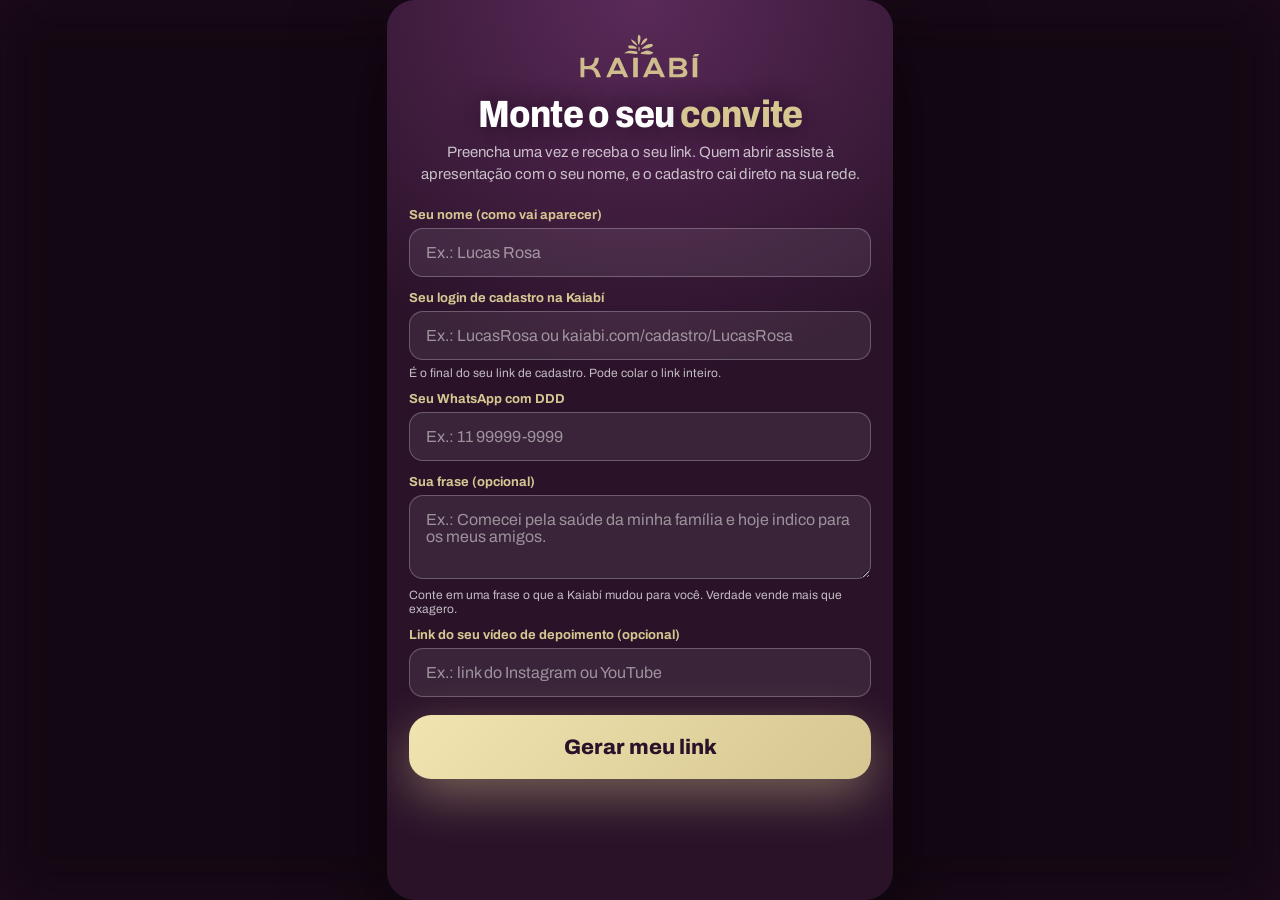
<file: convite/3d/index.html>
<!DOCTYPE html>
<html lang="pt-BR">
<head>
<meta charset="utf-8">
<meta name="viewport" content="width=device-width, initial-scale=1">
<title>Você foi convidado para a Kaiabí</title>
<link rel="preconnect" href="https://fonts.googleapis.com">
<link rel="preconnect" href="https://fonts.gstatic.com" crossorigin>
<link href="https://fonts.googleapis.com/css2?family=Archivo:wdth,wght@62..125,400..800&display=swap" rel="stylesheet">
<style>
/* VOICE occasion: a business opportunity told as a night walk through the forest, calm and confident
   IDEA a rede de raízes: the Amazon forest the brand is named after; a network grows like roots
   PICTURE the brand's own Amazon film in the hero, then 3D scenes driven by scroll: number tunnel, prism of fronts, coin climbing a staircase
   COLOUR deep aubergine ground (brand purple at night), Kaiabí gold for what matters, lilac support, leaf green only for growth
   TYPE Archivo expanded 800 for display, Archivo for text
   LAYOUT each chapter one full screen; sticky 3D stages on scroll; phone stacks title, picture, detail */
:root{color-scheme:dark;--bg:#3a1b3a;--bg2:#472346;--bg3:#673367;--ink:#fbf6ee;--mute:#e8d7e4;--gold:#d6c691;--gold2:#ece1bb;--lilac:#e0b3dc;--leaf:#2aa88a;--line:rgba(251,246,238,.14)}
*{box-sizing:border-box;min-width:0}
html{scroll-padding-top:60px;overflow-x:clip}
body{margin:0;background:var(--bg);color:var(--ink);font:17px/1.55 Archivo,system-ui,sans-serif;overflow-x:clip}
h1,h2,h3{font-stretch:118%;font-weight:800;line-height:1.05;letter-spacing:-.02em;margin:0;text-wrap:balance}
h2{font-size:clamp(32px,5vw,52px)}
h3{font-size:22px}
p{margin:0}
a{color:var(--gold2)}
.band{padding:clamp(56px,8vw,112px) max(5vw,16px)}
.wrap{max-width:1180px;margin:0 auto}
.lede{font-size:clamp(18px,2vw,21px);color:var(--mute);max-width:60ch;margin-top:18px}
.gold{color:var(--gold)}
.small{font-size:14px;color:var(--mute)}
.bar{position:fixed;top:0;left:0;height:3px;width:100%;background:var(--gold);transform-origin:0 50%;transform:scaleX(var(--sp,0));z-index:9}
/* scroll scenes */
.scene{position:relative}
.stage{position:sticky;top:0;height:100svh;overflow:hidden;perspective:1000px}
/* hero */
#hero{height:230svh;--p:0}
#hero .film{position:absolute;inset:-4%;transform:scale(calc(1.01 + var(--p)*.1)) rotateX(calc(var(--p)*12deg));transform-origin:50% 100%}
#hero video,#hero .film img{width:100%;height:100%;object-fit:cover;display:block}
#hero .film::after{content:"";position:absolute;inset:0;background:linear-gradient(180deg,rgba(40,18,40,.35),rgba(40,18,40,.55) 55%,var(--bg));opacity:calc(.85 + var(--p)*.15)}
#hero .stage::after{content:"";position:absolute;inset:0;pointer-events:none;opacity:.12;background-image:url("data:image/svg+xml,%3Csvg xmlns='http://www.w3.org/2000/svg' width='160' height='160'%3E%3Cfilter id='n'%3E%3CfeTurbulence type='fractalNoise' baseFrequency='.9' numOctaves='2' stitchTiles='stitch'/%3E%3C/filter%3E%3Crect width='100%25' height='100%25' filter='url(%23n)'/%3E%3C/svg%3E")}
#hero .t1,#hero .t2{z-index:1;position:absolute;inset:0;display:grid;align-content:center;justify-items:start;padding:0 max(6vw,18px);max-width:1180px;margin:0 auto}
#hero .t1{transform:translateZ(calc(var(--p)*-520px));opacity:calc(1 - var(--p)*2.2)}
#hero .t2{transform:translateZ(calc((1 - var(--p))*260px));opacity:calc(var(--p)*2.4 - 1.1)}
.logo{width:min(300px,62vw);color:var(--gold);display:block}
.logo svg{width:100%;height:auto;display:block}
.kicker{font-size:16px;color:var(--gold2);margin:26px 0 12px}
#hero h1{font-size:clamp(40px,7.4vw,92px);max-width:13ch}
#hero .t1 p.lede{color:#eadff6}
.snd{position:absolute;right:max(4vw,16px);bottom:18px;z-index:3;display:inline-flex;align-items:center;gap:8px;background:rgba(40,18,40,.55);backdrop-filter:blur(6px);-webkit-backdrop-filter:blur(6px);border-color:rgba(214,198,145,.6);font-size:15px;opacity:calc(1 - var(--p)*3)}
.snd svg{width:22px;height:22px}
.snd .x{display:inline}.snd .w1,.snd .w2{display:none}
.snd[aria-pressed=true] .x{display:none}.snd[aria-pressed=true] .w1,.snd[aria-pressed=true] .w2{display:inline}
.snd[aria-pressed=true] .w2{animation:pulse 1.6s ease-in-out infinite}
@keyframes pulse{50%{opacity:.25}}
@media(max-width:600px){.snd span{display:none}.snd{padding:10px 12px}.hint{bottom:26px}}
.hint{position:absolute;bottom:22px;left:50%;transform:translateX(-50%);font-size:14px;color:var(--mute);opacity:calc(1 - var(--p)*4)}
.hint::after{content:"";display:block;width:1px;height:34px;background:var(--gold);margin:8px auto 0;animation:drip 1.8s ease-in-out infinite}
@keyframes drip{0%{transform:scaleY(0);transform-origin:top}50%{transform:scaleY(1);transform-origin:top}51%{transform-origin:bottom}100%{transform:scaleY(0);transform-origin:bottom}}
#hero .t2 h2{font-size:clamp(34px,6vw,72px);max-width:16ch}
/* problem */
.split{display:grid;grid-template-columns:minmax(0,1.1fr) minmax(0,1fr);gap:clamp(28px,5vw,72px);align-items:center}
.roots{width:100%;height:auto;display:block}
.lines{list-style:none;padding:0;margin:26px 0 0;display:grid;gap:12px;font-size:20px}
.lines li{padding-left:28px;position:relative}
.lines li::before{content:"";position:absolute;left:0;top:.62em;width:14px;height:2px;background:var(--gold)}
/* tunnel */
#tunnel{height:520svh}
#tunnel .stage{perspective:700px;background:var(--bg2)}
#tunnel .head{position:absolute;top:clamp(24px,6svh,64px);left:0;right:0;padding:0 max(5vw,16px);text-align:center;z-index:2}
.tcard{--cw:min(760px,88vw);position:absolute;left:50%;top:56%;width:var(--cw);margin-left:calc(var(--cw)/-2);transform-style:preserve-3d;text-align:center;will-change:transform,opacity}
.tcard .num{font-size:clamp(60px,min(14vw,22svh),190px);font-weight:800;font-stretch:125%;line-height:.95;color:var(--gold);letter-spacing:-.03em;white-space:nowrap}
.tcard .num small{font-size:.38em;letter-spacing:0}
.tcard p{font-size:clamp(17px,1.9vw,24px);margin:14px auto 0;max-width:34ch}
.tcard .src{font-size:13px;color:var(--mute);margin-top:8px}
.tcard{translate:0 -50%}
/* about */
.vals{display:grid;grid-template-columns:repeat(3,minmax(0,1fr));gap:18px;margin-top:36px}
.val{border-top:1px solid var(--line);padding-top:16px}
.val b{display:block;font-size:19px;margin-bottom:6px;color:var(--gold2)}
/* prism */
#fronts{height:340svh}
#fronts .stage{display:grid;grid-template-rows:auto 1fr;padding-top:clamp(24px,7svh,72px)}
#fronts .head{padding:0 max(5vw,16px);text-align:center}
.pwrap{position:relative;perspective:1300px}
.ring{--w:clamp(280px,min(660px,82vw),660px);--h:min(520px,64svh);position:absolute;left:50%;top:48%;width:var(--w);height:var(--h);margin:calc(var(--h)/-2) 0 0 calc(var(--w)/-2);transform-style:preserve-3d;transform:translateZ(calc(var(--w)*-.5)) rotateY(var(--r,0deg))}
.face{position:absolute;inset:0;background:var(--bg3);border:1px solid rgba(214,198,145,.35);border-radius:22px;padding:28px;display:flex;flex-direction:column;gap:14px;backface-visibility:hidden;-webkit-backface-visibility:hidden;opacity:var(--o,1);transform:rotateY(calc(var(--i)*120deg)) translateZ(calc(var(--w)*.5))}
.face .tag{font-size:14px;color:var(--lilac)}
.face p{font-size:clamp(16px,1.4vw,18px)}
.face h3{font-size:clamp(22px,3vw,28px)}
.face .duo{margin-top:auto;display:grid;grid-template-columns:1fr 1fr;gap:14px;border-top:1px solid var(--line);padding-top:16px}
.face .duo b{display:block;font-size:clamp(24px,3.4vw,32px);font-stretch:120%;color:var(--gold);white-space:nowrap}
.face .duo span{font-size:14px;color:var(--mute)}
@media(min-width:1100px){.face{font-size:19px;padding:38px;gap:18px}.face h3{font-size:34px}.face svg{width:64px;height:64px}.face .duo b{font-size:40px}.face p{font-size:19px}.face .duo span{font-size:15px}}
.face svg{width:54px;height:54px}
.dots{position:absolute;bottom:22px;left:0;right:0;display:flex;justify-content:center;gap:10px}
.dots i{width:9px;height:9px;border-radius:50%;background:var(--line)}
.dots i.on{background:var(--gold)}
.helper{text-align:center;font-size:14px;color:var(--mute);padding:0 16px 56px}
/* plans */
.plans{display:grid;grid-template-columns:repeat(3,minmax(0,1fr));gap:20px;margin-top:40px;perspective:1100px}
.plan{--e:1;background:var(--bg2);border:1px solid var(--line);border-radius:22px;padding:26px;display:flex;flex-direction:column;gap:14px;transform-origin:50% 100%;transform:rotateX(calc((1 - var(--e))*58deg)) translateY(calc((1 - var(--e))*50px));opacity:calc(.2 + var(--e)*.8)}
.plan.top{border-color:var(--gold);background:linear-gradient(var(--bg3),var(--bg2))}
.plan .nm{font-size:24px;font-weight:800;font-stretch:118%}
.plan .badge{align-self:flex-start;font-size:13px;background:var(--gold);color:#1d1208;padding:4px 10px;border-radius:99px;font-weight:700}
.plan .price{display:flex;align-items:baseline;gap:10px;flex-wrap:wrap}
.plan .price b{font-size:clamp(34px,4vw,44px);font-stretch:120%;white-space:nowrap}
.plan .price s{color:var(--mute);white-space:nowrap}
.plan ul{list-style:none;margin:0;padding:0;display:grid;gap:9px;font-size:16px}
.plan li{display:flex;justify-content:space-between;gap:12px;border-top:1px solid var(--line);padding-top:9px}
.plan li span:last-child{white-space:nowrap;font-weight:700;text-align:right}
.plan li .no{color:var(--mute);font-weight:400}
.vip{margin-top:22px;border:1px dashed rgba(224,179,220,.5);border-radius:18px;padding:18px 22px;color:var(--mute)}
.vip b{color:var(--ink)}
/* earnings */
.pillars{display:grid;grid-template-columns:repeat(3,minmax(0,1fr));gap:22px;margin-top:40px;perspective:1100px}
.pill h3{display:flex;align-items:center;gap:12px;margin-bottom:4px}
.psub{font-size:14px;color:var(--lilac);margin-bottom:12px}
.pill h3 svg{width:30px;height:30px;flex:none}
.gcard{--e:1;background:var(--bg2);border-radius:18px;padding:18px 20px;margin-top:12px;border:1px solid var(--line);transform-origin:0 50%;transform:rotateY(calc((1 - var(--e))*-70deg));opacity:calc(.15 + var(--e)*.85)}
.gcard .row{display:flex;justify-content:space-between;align-items:baseline;gap:12px}
.gcard b{font-size:17px}
.gcard .v{font-size:24px;font-weight:800;font-stretch:120%;color:var(--gold);white-space:nowrap}
.gcard p{font-size:15px;color:var(--mute);margin-top:6px}
/* simulator */
#sim{background:var(--bg2)}
.simgrid{display:grid;grid-template-columns:minmax(0,1fr) minmax(0,1fr);gap:clamp(24px,4vw,56px);margin-top:36px;align-items:start}
.ctrl{display:grid;gap:26px}
.presets{display:flex;flex-wrap:wrap;gap:10px}
button,.btn{font:inherit;font-size:16px;min-height:44px;padding:10px 18px;border-radius:99px;border:1px solid var(--gold);background:transparent;color:var(--ink);cursor:pointer}
button[aria-pressed=true]{background:var(--gold);color:#1d1208;font-weight:700}
button:focus-visible,.btn:focus-visible,input:focus-visible{outline:3px solid var(--lilac);outline-offset:3px}
label.sl{display:grid;gap:8px}
label.sl .top{display:flex;justify-content:space-between;gap:12px}
label.sl output{font-weight:800;color:var(--gold2);white-space:nowrap}
input[type=range]{-webkit-appearance:none;appearance:none;width:100%;height:44px;background:transparent}
input[type=range]::-webkit-slider-runnable-track{height:6px;border-radius:6px;background:linear-gradient(90deg,var(--gold) var(--f,50%),var(--line) var(--f,50%))}
input[type=range]::-moz-range-track{height:6px;border-radius:6px;background:linear-gradient(90deg,var(--gold) var(--f,50%),var(--line) var(--f,50%))}
input[type=range]::-webkit-slider-thumb{-webkit-appearance:none;width:26px;height:26px;border-radius:50%;background:var(--gold2);margin-top:-10px;border:3px solid var(--bg)}
input[type=range]::-moz-range-thumb{width:22px;height:22px;border-radius:50%;background:var(--gold2);border:3px solid var(--bg)}
.result{background:var(--bg);border:1px solid rgba(214,198,145,.45);border-radius:24px;padding:28px;position:sticky;top:24px}
.result .big{font-size:clamp(46px,7vw,80px);font-weight:800;font-stretch:122%;color:var(--gold);line-height:1;white-space:nowrap;margin:8px 0 22px}
.stack3{display:grid;gap:10px}
.srow{display:grid;grid-template-columns:minmax(0,1fr) auto;gap:12px;align-items:center}
.srow .track{grid-column:1/-1;height:8px;border-radius:8px;background:var(--line);overflow:hidden}
.srow .track i{display:block;height:100%;background:var(--leaf);border-radius:8px;transition:width .25s}
.srow b{white-space:nowrap}
.math{font-size:14px;color:var(--mute);margin-top:18px}
/* career */
#career{height:520svh}
#career .stage{display:grid;grid-template-rows:auto minmax(0,1fr) auto;padding:clamp(22px,6svh,64px) max(5vw,16px) 26px;gap:12px;background:var(--bg)}
.cmid{display:grid;grid-template-columns:minmax(0,1fr) minmax(0,1fr);align-items:center;gap:clamp(18px,4vw,60px);max-width:1180px;width:100%;margin:0 auto}
.coinbox{perspective:900px;display:grid;place-items:center}
.coin{width:min(380px,52vw,38svh);aspect-ratio:1;border-radius:50%;position:relative;transform-style:preserve-3d;transform:rotateY(var(--spin,0deg));background:radial-gradient(circle at 35% 30%,var(--c2),var(--c1) 62%,var(--c3));box-shadow:inset 0 0 0 10px rgba(255,255,255,.18),inset 0 0 0 14px rgba(0,0,0,.18),0 30px 60px rgba(0,0,0,.45);display:grid;place-items:center;transition:background .4s}
.coin .gems{display:flex;gap:8%;width:56%;justify-content:center;flex-wrap:wrap}
.coin .gem{width:30%;aspect-ratio:1;border-radius:50%;background:radial-gradient(circle at 35% 30%,#fff,var(--g) 45%,#1e0d1e);box-shadow:0 0 0 4px rgba(255,255,255,.35)}
.coin .word{font-size:clamp(14px,2vw,20px);font-weight:800;font-stretch:125%;color:rgba(40,20,10,.55);letter-spacing:.04em}
.crown{position:absolute;top:-14%;left:50%;width:34%;translate:-50% 0;color:var(--gold2)}
.cinfo h3{font-size:clamp(34px,5.4vw,60px);font-stretch:122%}
.cinfo .lv{color:var(--mute);font-size:15px;margin-bottom:6px}
.kpis{display:grid;grid-template-columns:repeat(2,minmax(0,1fr));gap:14px 22px;margin-top:20px}
.kpis b{display:block;font-size:clamp(24px,3.4vw,34px);font-stretch:120%;color:var(--gold);white-space:nowrap}
.kpis span{font-size:14px;color:var(--mute)}
.steps{display:grid;grid-template-columns:repeat(9,minmax(0,1fr));gap:6px;align-items:end;height:min(120px,14svh);max-width:1180px;width:100%;margin:0 auto}
.steps i{display:block;border-radius:6px 6px 0 0;background:var(--bg3);height:var(--h);transition:background .3s}
.steps i.done{background:rgba(214,198,145,.45)}
.steps i.on{background:var(--gold)}
.slabels{display:grid;grid-template-columns:repeat(9,minmax(0,1fr));gap:6px;max-width:1180px;width:100%;margin:6px auto 0;font-size:12.5px;color:var(--mute);text-align:center}
.tbl{overflow-x:auto;margin-top:28px;border:1px solid var(--line);border-radius:16px}
table{border-collapse:collapse;width:100%;font-size:15px;font-variant-numeric:tabular-nums}
th,td{padding:11px 14px;text-align:right;border-bottom:1px solid var(--line);white-space:nowrap}
th:first-child,td:first-child{text-align:left}
th{color:var(--mute);font-weight:600}
tr:last-child td{border-bottom:0}
.lead2{display:grid;grid-template-columns:minmax(0,1fr) minmax(0,1fr);gap:22px;margin-top:40px}
.panel{background:var(--bg2);border-radius:22px;padding:26px;border:1px solid var(--line)}
.panel p{color:var(--mute);margin-top:8px}
.meter{display:grid;grid-template-columns:9em minmax(0,1fr) 3.4em;gap:12px;align-items:center;margin-top:14px;font-size:15px}
.meter .m{height:14px;border-radius:8px;background:var(--bg3);overflow:hidden}
.meter .m i{display:block;height:100%;background:var(--gold);width:var(--w)}
.meter b{text-align:right;font-size:20px;color:var(--gold2)}
/* trust + cta */
.trust{display:grid;grid-template-columns:repeat(3,minmax(0,1fr));gap:22px;margin-top:36px}
.trust div{border-top:2px solid var(--leaf);padding-top:16px}
.trust b{display:block;font-size:19px;margin-bottom:6px}
.trust p{color:var(--mute);font-size:16px}
#cta{background:var(--gold);color:#1d1208}
#cta .lede{color:#3a2a12}
.go{display:grid;grid-template-columns:repeat(3,minmax(0,1fr));gap:22px;margin:40px 0 34px;counter-reset:s}
.go li{list-style:none;border-top:2px solid #1d1208;padding-top:14px;font-size:18px}
.go li b{display:block;font-size:22px;font-stretch:118%;margin-bottom:4px}
#cta .btn{background:#1d1208;color:var(--gold2);border-color:#1d1208;text-decoration:none;display:inline-flex;align-items:center;font-weight:700}
footer{padding:36px max(5vw,16px);font-size:14px;color:var(--mute);background:var(--bg)}
footer .wrap{display:grid;gap:10px}
/* products */
#produtos{height:820svh}
.more{font-size:14px;color:var(--lilac);margin-top:8px}
#produtos .stage{background:radial-gradient(ellipse 70% 55% at var(--gx,70%) 62%,color-mix(in srgb,var(--glow,#8a3a7a) 42%,transparent),transparent 70%),var(--bg);transition:background .6s}
.pgrid{position:absolute;inset:0;display:grid;grid-template-columns:minmax(0,1fr) minmax(0,1.15fr);align-items:center;gap:clamp(16px,3vw,48px);padding:clamp(20px,5svh,56px) max(5vw,16px);max-width:1400px;margin:0 auto}
.ptext h2{font-size:clamp(30px,4.2vw,50px)}
.chips{display:flex;flex-wrap:wrap;gap:8px;margin:18px 0 20px}
.chips button{min-height:40px;padding:8px 14px;font-size:15px;border-color:rgba(214,198,145,.45)}
.chips button[aria-pressed=true]{background:var(--gold);color:#1d1208;font-weight:700;border-color:var(--gold)}
.pinfo{min-height:250px}
.pinfo .gname{font-size:clamp(26px,3vw,36px);font-weight:800;font-stretch:118%;color:var(--gold2)}
.pinfo .gline{color:var(--mute);margin:4px 0 14px}
.prow{display:grid;grid-template-columns:minmax(0,1fr) auto;gap:2px 14px;padding:10px 0;border-top:1px solid var(--line)}
.prow b{font-size:17px}
.prow .pr{white-space:nowrap;text-align:right;font-weight:700}
.prow small{color:var(--mute);font-size:14px}
.prow .lu{white-space:nowrap;text-align:right;color:var(--leaf);font-size:14px;grid-column:2}
.pinfo.swap{animation:pin .45s ease-out}
@keyframes pin{from{opacity:0;transform:translateY(10px)}}
.pstage{position:relative;height:100%;min-height:320px;perspective:1100px;overflow:hidden}
.pset{position:absolute;inset:0;transform-style:preserve-3d;will-change:transform,opacity}
.pot{position:absolute;bottom:14%;left:50%;transform-origin:50% 100%}
.pot img{display:block;height:var(--ph);width:auto;max-width:none;filter:drop-shadow(0 26px 30px rgba(0,0,0,.5))}
.pset .pot:nth-child(1){--ph:min(54svh,470px);transform:translateX(-50%) translateZ(60px);z-index:3}
.pset .pot:nth-child(2){--ph:min(42svh,370px);transform:translateX(-142%) translateZ(-60px) rotateY(18deg);z-index:2}
.pset .pot:nth-child(3){--ph:min(42svh,370px);transform:translateX(42%) translateZ(-60px) rotateY(-18deg);z-index:1}
.pset .pot:nth-child(4){--ph:min(34svh,300px);transform:translateX(175%) translateZ(-160px) rotateY(-26deg);z-index:0;opacity:.92}
.pset:has(.pot:nth-child(4)) .pot:nth-child(3){transform:translateX(52%) translateZ(-60px) rotateY(-16deg)}
.pset .pot.wide img{height:calc(var(--ph)*.72)}
.pset .pot.wide:nth-child(n+2) img{height:calc(var(--ph)*.5)}
.ped{position:absolute;left:50%;bottom:9%;width:min(78%,560px);height:9%;translate:-50% 0;border-radius:50%;background:radial-gradient(closest-side,rgba(214,198,145,.35),rgba(214,198,145,.08) 70%,transparent);box-shadow:inset 0 -6px 0 rgba(255,255,255,.04)}
.pnote{font-size:13px;color:var(--mute);margin-top:12px}
.shelfband{padding-top:clamp(40px,6vw,72px)}
.shelfhead{display:flex;justify-content:space-between;align-items:end;gap:16px;flex-wrap:wrap}
.shelf{display:grid;grid-auto-flow:column;grid-auto-columns:clamp(160px,17vw,210px);gap:14px;overflow-x:auto;scroll-snap-type:x mandatory;padding:22px 2px 18px;margin-top:8px;scrollbar-width:thin}
.card{scroll-snap-align:start;background:var(--bg2);border:1px solid var(--line);border-radius:18px;padding:14px;display:flex;flex-direction:column;gap:6px}
.card .im{height:170px;display:grid;place-items:end center;background:radial-gradient(closest-side,rgba(214,198,145,.14),transparent);border-radius:12px}
.card img{max-height:160px;max-width:100%;width:auto;filter:drop-shadow(0 12px 14px rgba(0,0,0,.45))}
.card b{font-size:16px;line-height:1.2}
.card .tg{font-size:13px;color:var(--lilac)}
.card .pp{display:flex;flex-direction:column;gap:2px;margin-top:auto;font-size:14px}
.card .pp span:first-child{font-weight:700;white-space:nowrap}
.card .pp span:last-child{color:var(--leaf);white-space:nowrap}
.act{display:flex;gap:14px;align-items:center;margin-top:18px;padding:16px 20px;border-radius:16px;background:var(--bg3);border:1px solid rgba(1,119,97,.35)}
.act svg{width:34px;height:34px;flex:none}
.act p{font-size:16px}
@media(max-width:820px){.pgrid{grid-template-columns:minmax(0,1fr);grid-template-rows:auto auto minmax(0,1fr) auto;align-content:stretch;padding-top:18px;padding-bottom:16px;gap:6px}.ptext{display:contents}.ptext h2{font-size:26px;order:0}.chips{order:1;margin:10px 0 0;flex-wrap:nowrap;overflow-x:auto;padding-bottom:4px}.chips button{flex:none;min-height:38px;font-size:14px;padding:6px 12px}.pstage{order:2;min-height:0}.pinfo{order:3;min-height:0}.pinfo .gname{font-size:22px}.pinfo .gline{margin:0 0 6px;font-size:15px}.prow{padding:6px 0;grid-template-columns:minmax(0,1fr) auto auto;align-items:baseline}.prow .lu{grid-row:1;grid-column:2;font-size:13px}.prow .pr{grid-row:1;grid-column:3}.prow b{font-size:15px}.prow small{display:none}.pnote{display:none}.pset .pot:nth-child(1){--ph:min(30svh,300px)}.pset .pot:nth-child(2),.pset .pot:nth-child(3){--ph:min(23svh,230px)}.pot{bottom:12%}}
@media(max-height:700px) and (max-width:820px){.pinfo .gline{display:none}.prow{padding:4px 0}}
.still #produtos{height:auto}
.still #produtos .stage{display:none}
/* consumption model */
#consumo{background:var(--bg2)}
.cstory{display:grid;grid-template-columns:repeat(3,minmax(0,1fr));gap:18px;margin-top:30px}
.cstory div{border-top:2px solid var(--gold);padding-top:12px}
.cstory b{display:block;font-size:19px;margin-bottom:4px}
.cstory p{color:var(--mute);font-size:16px}
.duo2{margin-top:34px;padding:clamp(18px,3vw,30px);border-radius:22px;background:var(--gold);color:#1d1208}
.duo2 h3{font-size:clamp(24px,3.2vw,34px)}
.duo2 .gold{color:#5b1f4f}
.duo2 ol{list-style:none;padding:0;margin:18px 0 14px;display:grid;grid-template-columns:repeat(3,minmax(0,1fr));gap:18px}
.duo2 li{border-top:2px solid #1d1208;padding-top:10px;font-size:16px}
.duo2 li b{display:block;font-size:19px;font-stretch:118%;margin-bottom:4px}
.duo2>p{font-weight:600}
@media(max-width:820px){.duo2 ol{grid-template-columns:minmax(0,1fr)}}
.proj{margin-top:24px;background:var(--bg);border:1px solid var(--line);border-radius:24px;padding:clamp(16px,3vw,30px)}
.pctrl{display:flex;flex-wrap:wrap;gap:14px 28px;align-items:end}
.pctrl label.sl{flex:1 1 260px}
.pctrl .presets{flex:1 1 280px}
.pctrl .presets span{display:block;width:100%;font-size:14px;color:var(--mute)}
.tree{position:relative;height:clamp(260px,36vw,380px);margin-top:18px}
.tree svg{position:absolute;inset:0;width:100%;height:100%}
.tree text{font:600 13px Archivo,system-ui,sans-serif;fill:var(--mute);paint-order:stroke;stroke:var(--bg);stroke-width:4px}
.tree text.k{fill:var(--gold2)}
.kp3{display:grid;grid-template-columns:repeat(3,minmax(0,1fr));gap:14px;margin-top:16px}
.ptab .sm{display:none}
@media(max-width:380px){.ptab .cur{display:none}}
@media(max-width:600px){.ptab th,.ptab td{padding:7px 3px;font-size:12px}.ptab tr.tot td{font-size:13px}.ptab tr.na td{font-size:12px!important}.ptab .lg{display:none}.ptab .sm{display:inline}.ptab td small{display:none!important}.ptab td:first-child{width:30%;hyphens:auto}}
.kp3 div{background:var(--bg2);border-radius:16px;padding:16px}
.kp3 b{display:block;font-size:clamp(26px,3.6vw,40px);font-stretch:120%;color:var(--gold);white-space:nowrap;line-height:1.1}
.kp3 span{font-size:14px;color:var(--mute)}
.pnote2{font-size:14px;color:var(--mute);margin-top:14px}
details.pnote2 summary{cursor:pointer;color:var(--gold2);min-height:44px;display:flex;align-items:center}
details.pnote2 p{margin-top:8px}
.ptit{margin-top:28px;font-size:clamp(20px,2.4vw,26px)}
.pdash{display:grid;grid-template-columns:minmax(0,1fr) minmax(0,1.2fr);gap:clamp(16px,2.5vw,32px);align-items:stretch}
.pleft{display:flex;flex-direction:column;gap:14px}
.prow2{display:flex;flex-wrap:wrap;gap:10px 22px}
.prow2 .presets{flex:none;gap:8px}
.prow2 .presets span{display:block;width:100%;font-size:14px;color:var(--mute)}
.prow2 button{min-height:40px;padding:6px 14px;font-size:15px}
.pright{display:flex;flex-direction:column;min-height:min(78svh,640px)}
.pright .tree{flex:1;height:auto;min-height:360px;margin-top:0}
.gain{padding:clamp(14px,2vw,22px);border-radius:20px;background:linear-gradient(135deg,var(--bg3),var(--bg2));border:1px solid rgba(214,198,145,.4)}
.brk{display:grid;gap:4px;margin-top:10px;font-size:15px}
.brk div{display:flex;justify-content:space-between;gap:12px;border-top:1px solid var(--line);padding-top:5px}
.brk div b{white-space:nowrap}
.brk div.once{color:var(--mute);font-size:14px}
.leaders #gLead{display:flex;flex-wrap:wrap;gap:8px;margin-top:6px}
.lchip{display:inline-flex;align-items:center;gap:8px;padding:6px 12px 6px 6px;border-radius:99px;background:var(--bg2);border:1px solid var(--line);font-size:14px}
.lchip i{width:24px;height:24px;border-radius:50%;background:radial-gradient(circle at 35% 30%,var(--c2),var(--c1) 62%,var(--c3))}
.lchip b{font-size:15px}
@media(max-width:900px){.pdash{grid-template-columns:minmax(0,1fr)}.pright{min-height:0}.pright .tree{min-height:300px;height:52svh}}
.gk{display:block;color:var(--mute);font-size:15px}
.grow{display:flex;align-items:center;gap:16px;flex-wrap:wrap}
.badge{display:flex;align-items:center;gap:10px}
.badge i{width:56px;height:56px;border-radius:50%;flex:none;background:radial-gradient(circle at 35% 30%,var(--c2),var(--c1) 62%,var(--c3));box-shadow:inset 0 0 0 4px rgba(255,255,255,.2),0 8px 18px rgba(0,0,0,.4);display:grid;place-items:center}
.badge i span{width:30%;aspect-ratio:1;border-radius:50%;background:radial-gradient(circle at 35% 30%,#fff,var(--g) 45%,#1e0d1e)}
.badge b{display:block;font-size:18px;font-stretch:118%}
.badge small{display:block;font-size:13px;color:var(--mute)}
.gbars div i.gr{outline:2px solid var(--leaf);outline-offset:1px}
.gbig small{font-size:.38em;color:var(--mute);font-weight:600;margin-left:4px}
.gbig{display:block;font-size:clamp(40px,5.2vw,70px);font-weight:800;font-stretch:122%;color:var(--gold);line-height:1;white-space:nowrap;margin:6px 0 10px}
.gsub{display:block;font-size:15px;color:var(--mute)}
.gsub b{color:var(--ink)}
.gbars{display:grid;grid-template-columns:repeat(12,minmax(0,1fr));gap:5px;align-items:end;height:200px}
.gbars div{display:flex;flex-direction:column;justify-content:flex-end;align-items:center;height:100%;gap:4px}
.gbars i{display:block;width:100%;border-radius:6px 6px 2px 2px;background:rgba(214,198,145,.35);min-height:3px;transition:height .3s}
.gbars div.on i{background:var(--gold)}
.gbars div.off i{background:rgba(224,179,220,.15)}
.gbars span{font-size:12px;color:var(--mute)}
.gbars em{font-style:normal;font-size:12px;color:var(--gold2);white-space:nowrap}
.treecap{font-size:15px;color:var(--mute);margin-top:6px}
@media(max-width:820px){.gain{grid-template-columns:minmax(0,1fr)}.gbars{height:150px;gap:3px}.gbars em{display:none}.gbars div.on em{display:block;font-size:11px}}
.base{margin-top:8px;padding:12px 16px;border-radius:14px;background:rgba(1,119,97,.12);border:1px solid rgba(1,119,97,.35);font-size:16px}
.base b{color:var(--leaf)}
.ptab{margin-top:12px;border:1px solid var(--line);border-radius:14px;overflow:hidden}
.ptab th:not(:first-child),.ptab td:not(:first-child){text-align:right}
.ptab td:first-child{white-space:normal}
.ptab th:nth-child(2),.ptab td:nth-child(2){background:rgba(214,198,145,.08)}
.ptab tr.tot td{font-weight:800;font-size:18px;color:var(--gold);border-top:2px solid var(--gold)}
.ptab td small{display:block;color:var(--mute);font-size:12.5px;font-weight:400}
.ptab .zero{color:var(--mute)}
.ptab tr.na td{color:var(--mute);font-size:14px;white-space:normal}
.ptab tr.na td:last-child{text-align:center}
@media(max-width:820px){.cstory,.kp3{grid-template-columns:minmax(0,1fr)}.kp3 div{padding:12px 16px}.kp3 b{font-size:28px}}
/* phones */
@media(max-width:820px){.split,.simgrid,.cmid,.lead2{grid-template-columns:minmax(0,1fr)}.plans,.pillars,.trust,.go,.vals{grid-template-columns:minmax(0,1fr)}.result{position:relative;top:0}.cmid{align-content:center;gap:14px}.cinfo{text-align:center}.kpis{grid-template-columns:repeat(4,minmax(0,1fr));gap:8px}.kpis b{font-size:22px}.kpis span{font-size:13px}.slabels span{font-size:0}.slabels span::first-letter{font-size:12px}.roots{max-width:420px;margin:0 auto}}
@media(max-width:420px){.kpis{grid-template-columns:repeat(2,minmax(0,1fr))}.face{padding:22px}.meter{grid-template-columns:7.5em minmax(0,1fr) 3em}}
@media(min-width:1500px){body{font-size:18px}.wrap{max-width:1320px}.cmid,.steps,.slabels{max-width:1320px}.lede{font-size:22px}}
@media(max-height:720px) and (max-width:820px){.coin{width:min(200px,27svh)}.lv{display:none}.cinfo h3{font-size:30px}.kpis{margin-top:8px}.kpis b{font-size:19px}#career .stage{gap:6px;padding-top:18px}#career h2{font-size:26px}.steps{height:9svh}}
@media(max-height:620px) and (max-width:820px){.coin{width:22svh}}
/* reduced motion: same content, no movement */
.still .scene{height:auto!important}
.still .stage{position:relative;height:auto;min-height:0;overflow:visible}
.still #hero .stage{height:100svh;overflow:hidden}
.still #hero .t2{display:none}
.still #hero .t1,.still #hero .film{transform:none;opacity:1}
.still #tunnel .stage{display:grid;gap:56px;padding:60px 16px}
.still #tunnel .head{position:relative;top:0}
.still .tcard{position:relative;left:auto;top:auto;margin:0 auto;transform:none!important;opacity:1!important;translate:none}
.still .ring{position:relative;left:auto;top:auto;margin:30px auto;transform:none!important;height:auto;display:grid;gap:18px;width:min(1180px,92vw);grid-template-columns:repeat(auto-fit,minmax(260px,1fr))}
.still .face{position:relative;transform:none;opacity:1}
.still .dots,.still .helper,.still .hint{display:none}
.still #career .stage{height:100svh}
.still .plan,.still .gcard{transform:none;opacity:1}
@media(prefers-reduced-motion:reduce){.hint::after{animation:none}}

/* ===== aplicar auditoria ===== */
.coin .gems{transform:rotateY(calc(-1*var(--spin,0deg)))}
.pnote,.pnote2,.math,.base,.shelfhead .small,.vip{max-width:72ch}
.btn.inv{display:inline-flex;margin-top:26px;background:transparent;color:var(--gold);border:1.5px solid var(--gold);border-radius:99px;padding:12px 24px;font-weight:700;text-decoration:none}
.btn.inv:hover{background:var(--gold);color:#1d1208}
.stackv{margin-top:40px;display:grid;grid-template-columns:1.4fr 1fr;gap:22px;align-items:start}
.stackv h3{grid-column:1/-1;font-size:clamp(22px,2.4vw,30px)}
.stackv ul{list-style:none;margin:0;padding:0;display:grid;gap:12px}
.stackv li{display:grid;gap:2px;padding:16px 18px;border-radius:16px;background:rgba(255,255,255,.05);border:1px solid var(--line);color:var(--mute)}
.stackv li b{color:var(--ink);font-size:17px}
.safe{display:grid;gap:10px;padding:20px;border-radius:18px;border:1.5px solid var(--leaf);background:rgba(1,119,97,.14)}
.safe b{color:var(--ink);font-size:18px}.safe span{color:var(--mute);padding-left:26px;position:relative}
.safe span::before{content:"";position:absolute;left:0;top:.35em;width:14px;height:8px;border-left:2.5px solid var(--leaf);border-bottom:2.5px solid var(--leaf);transform:rotate(-45deg)}
.cdet{margin-top:4px}.cdet>summary{cursor:pointer;list-style:none;display:inline-flex;align-items:center;gap:10px;padding:14px 20px;border-radius:99px;border:1px solid var(--line);font-weight:700;color:var(--ink)}
.cdet>summary::-webkit-details-marker{display:none}.cdet>summary::after{content:"+";font-size:20px;color:var(--gold)}.cdet[open]>summary::after{content:"−"}
.cdet[open]>summary{margin-bottom:22px}
#cta{position:relative;overflow:hidden}
#cta .gold{color:#673367}#cta .kicker{color:#017761;font-weight:700;opacity:1}
#cta .ctaw{position:relative;z-index:1}
.forest{width:100%;max-width:1100px;margin:0 auto 10px;height:clamp(150px,24vw,300px)}
.forest svg{width:100%;height:100%;display:block;overflow:visible}
.forest .tr .gr{transform-box:view-box;transform-origin:0 0;transform:scale(0);transition:transform .7s cubic-bezier(.2,.9,.3,1.25) var(--d,0s)}
.forest .tr.on .gr{transform:scale(1)}
#plant{margin-top:30px;font-size:clamp(16px,1.6vw,19px);padding:16px 28px;border-radius:99px;background:var(--bg);color:var(--gold);border:0;font-weight:800;cursor:pointer;box-shadow:0 12px 30px rgba(58,27,58,.3)}
#plant[disabled]{opacity:.6;cursor:default}
.accept{margin-top:18px;font-size:clamp(18px,1.8vw,21px);font-weight:600;max-width:56ch}
.seed{position:fixed;left:14px;bottom:14px;z-index:40;width:54px;height:54px;pointer-events:none;opacity:0;transition:opacity .4s;filter:drop-shadow(0 4px 10px rgba(0,0,0,.4))}
.seed.show{opacity:1}
.seed .st{transform-box:view-box;transform-origin:30px 54px}
@media(max-width:820px){.plan{transform:none!important;opacity:1!important}.stackv{grid-template-columns:minmax(0,1fr)}.seed{width:36px;height:36px;left:auto;right:8px;bottom:10px}}
@media(max-height:780px) and (min-width:821px){h1{font-size:clamp(40px,min(6.4vw,11svh),92px)}.num{font-size:clamp(56px,min(12vw,18svh),170px)}}
@media(max-height:500px) and (orientation:landscape){h1{font-size:clamp(30px,9svh,52px)}#hero .lede{font-size:15px}#hero .kicker{display:none}.logo{width:110px!important}}
@media(prefers-reduced-motion:reduce){.forest .tr .gr{transition:none}}
footer p{max-width:90ch}

/* ===== rodada 2 ===== */
.gsel{display:grid;gap:10px}
.gsel .gk{font-size:14px;color:var(--mute)}
.gbtns{display:grid;grid-template-columns:repeat(5,minmax(0,1fr));gap:8px}
.gbtns button{display:flex;flex-direction:column;align-items:center;gap:2px;min-height:58px;padding:8px 4px;border-radius:14px;border:1px solid rgba(214,198,145,.45);background:rgba(255,255,255,.05);color:var(--ink);cursor:pointer;font:inherit;transition:background .2s,transform .2s}
.gbtns button b{font-size:21px;font-weight:800;line-height:1}
.gbtns button small{font-size:12px;color:var(--mute);white-space:nowrap}
.gbtns button[aria-pressed=true]{background:var(--gold);border-color:var(--gold);color:#1d1208;transform:translateY(-2px)}
.gbtns button[aria-pressed=true] small{color:#3a2a12}
.gbtns button.nx{animation:nxp 1.8s ease-in-out infinite}
@keyframes nxp{0%,100%{box-shadow:0 0 0 0 rgba(214,198,145,0)}50%{box-shadow:0 0 0 5px rgba(214,198,145,.35)}}
.kest{grid-column:1/-1;padding:12px 16px;border-radius:14px;background:rgba(214,198,145,.12);border:1px solid rgba(214,198,145,.4)}
.kest b{color:var(--gold);font-size:clamp(22px,2.4vw,30px)}.kest small{font-size:.55em;margin-left:3px}
.kest span{display:block;color:var(--mute);font-size:13px}
/* projection fits beside */
@media(min-width:821px){.pright{min-height:0}.tree{min-height:0;height:100%}.pdash{align-items:stretch}.gain{padding:16px 18px}.gbig{font-size:clamp(34px,3.6vw,52px)!important}}
/* products fit on short screens */
@media(min-width:821px) and (max-height:860px){#produtos h2{font-size:clamp(28px,4.2svh,40px)}.pinfo .gname{font-size:24px}.pinfo .gline{margin:2px 0 8px}.prow{padding:6px 0}.prow small{display:none}.prow b{font-size:15px}.prow .pr{grid-row:1;grid-column:2}.prow .lu{grid-row:1;grid-column:3}.prow{grid-template-columns:minmax(0,1fr) auto auto}.chips button{min-height:34px;padding:4px 12px;font-size:14px}
.pot{bottom:17%}.pset .pot:nth-child(1){--ph:min(48svh,440px)}.pset .pot:nth-child(2),.pset .pot:nth-child(3){--ph:min(37svh,340px)}.pset .pot:nth-child(4){--ph:min(30svh,270px)}}
.pot{bottom:16%}
@media(max-width:820px){.pset:has(.pot:nth-child(4)){scale:.8}.pset .pot:nth-child(4){transform:translateX(118%) translateZ(-180px) rotateY(-24deg)}.pset:has(.pot:nth-child(4)) .pot:nth-child(3){transform:translateX(40%) translateZ(-60px) rotateY(-16deg)}.pset:has(.pot:nth-child(4)) .pot:nth-child(2){transform:translateX(-128%) translateZ(-60px) rotateY(16deg)}.gbtns{gap:5px}.gbtns button{min-height:54px;border-radius:12px}.gbtns button b{font-size:18px}.gbtns small span{display:none}}
/* magic */
.magic{position:fixed;inset:0;z-index:100;overflow:hidden;background:#1e0d1e;clip-path:circle(0 at var(--mx,50%) var(--my,80%));transition:clip-path 1.4s cubic-bezier(.7,0,.2,1)}
.magic.open{clip-path:circle(150% at var(--mx,50%) var(--my,80%))}
.magic[hidden]{display:none}
.magic video{position:absolute;inset:0;width:100%;height:100%;object-fit:cover;transform:scale(1.25);filter:saturate(1.1) brightness(.75);transition:transform 9s ease-out,filter 3s}
.magic.open video{transform:scale(1)}
.magic::after{content:"";position:absolute;inset:0;background:radial-gradient(60% 60% at 50% 55%,rgba(58,27,58,.15),rgba(30,13,30,.85))}
.magic canvas{position:absolute;inset:0;width:100%;height:100%;z-index:1;pointer-events:none}
.mtext{position:relative;z-index:2;height:100%;display:grid;place-content:center;justify-items:center;text-align:center;padding:24px;gap:14px;color:#fbf6ee}
.mtext .logo{width:min(220px,46vw);color:#d6c691;opacity:0;transform:translateY(16px);transition:1s 1s}
.mtext h2{font-size:clamp(34px,6vw,76px);max-width:16ch;line-height:1.02;opacity:0;transform:translateY(24px);transition:1.1s 1.5s}
.mtext .mcount{font-size:clamp(18px,2.2vw,26px);color:#d6c691;font-weight:700;opacity:0;transition:1s 2.6s}
.mtext p{max-width:46ch;font-size:clamp(16px,1.7vw,20px);color:#efe4ee;opacity:0;transition:1s 3.4s}
.mtext button{margin-top:10px;padding:14px 28px;border-radius:99px;border:0;background:#d6c691;color:#3a1b3a;font-weight:800;font-size:17px;cursor:pointer;opacity:0;transition:1s 4.2s}
.magic.open .mtext>*{opacity:1;transform:none}
@media(prefers-reduced-motion:reduce){.magic,.magic video,.mtext>*{transition:none!important}}

/* ===== rodada 3 ===== */
.pset.four .pot{transform:translateX(-50%)!important;opacity:1!important}
.pset.four .pot:nth-child(1){left:40%;--ph:min(46svh,420px);z-index:4}
.pset.four .pot:nth-child(2){left:17%;--ph:min(38svh,340px);z-index:3}
.pset.four .pot:nth-child(3){left:63%;--ph:min(38svh,340px);z-index:3}
.pset.four .pot:nth-child(4){left:84%;--ph:min(34svh,300px);z-index:2}
.pset.four .pot.wide img{height:calc(var(--ph)*.62)}
.pset.four .pot.wide:nth-child(n+2) img{height:calc(var(--ph)*.5)}
@media(max-width:820px){.pset.four{scale:1}.pset.four .pot:nth-child(1){left:42%;--ph:min(30svh,260px)}.pset.four .pot:nth-child(2){left:16%;--ph:min(24svh,210px)}.pset.four .pot:nth-child(3){left:66%;--ph:min(24svh,210px)}.pset.four .pot:nth-child(4){left:87%;--ph:min(21svh,180px)}}
.pctrl{display:flex;flex-wrap:wrap;align-items:flex-end;gap:14px 28px;padding-bottom:16px;margin-bottom:16px;border-bottom:1px solid var(--line)}
.pctrl .gsel{flex:1 1 380px;max-width:520px}
.pctrl .prow2{flex:1 1 300px}
@media(min-width:821px){
 .pdash{grid-template-columns:minmax(0,.95fr) minmax(0,1.05fr);align-items:start}
 .pright .tree{flex:none!important;height:clamp(260px,52svh,460px)!important;min-height:0!important}
 .pright{min-height:0!important}
 .gain{padding:14px 18px}.gain .gk{font-size:13px}
 .gbig{margin:2px 0 6px!important;font-size:clamp(32px,min(3.4vw,7svh),50px)!important}
 .brk{font-size:14px;gap:2px;margin-top:6px}.brk div{padding-top:3px}
 .leaders{margin-top:4px}.leaders .gk{font-size:13px}
 .treecap{font-size:13px;margin-top:4px}
}
@media(min-width:821px) and (max-height:760px){.leaders{display:none}.gbtns button{min-height:48px}.gbtns button b{font-size:18px}.prow2 button{min-height:34px}}
</style>
<style>#tunnel,#catalogo,#sim,#consumo,#career,#trust,#fronts,#pilaresx,#carreirax{display:none!important}#hero .hint,#snd{display:none!important}
html{scroll-behavior:auto!important}
body.locked{overflow:hidden}
#dor{position:relative;height:190svh;background:#140812}
#dor .dsticky{position:sticky;top:0;height:100svh;overflow:hidden}
#dor img{position:absolute;inset:0;width:100%;height:100%;object-fit:cover;filter:grayscale(.85) brightness(.75) contrast(1.05);transform:scale(calc(1.04 + var(--dp,0)*.14));transition:transform .2s linear}
#dor .dshade{position:absolute;inset:0;background:linear-gradient(180deg,rgba(20,8,18,.5),rgba(20,8,18,.1) 40%,rgba(20,8,18,.85))}
#dor .dtxt{position:absolute;left:0;right:0;top:16svh;text-align:center;padding:0 24px}
#dor .eSe{font-size:clamp(48px,9vw,110px);font-weight:800;font-stretch:80%;color:#d6c691;text-shadow:0 0 50px rgba(214,198,145,.5);opacity:var(--eo,0);transform:scale(calc(.9 + var(--eo,0)*.1))}
@media(min-aspect-ratio:1/1){#dor img{object-position:50% 30%}}
#prova .pcard{position:relative;max-width:520px;margin:60px auto 0;padding:58px 26px 26px;border-radius:28px;background:rgba(255,255,255,.08);border:1px solid rgba(214,198,145,.3);backdrop-filter:blur(14px)}
#prova .pav{position:absolute;left:50%;top:-44px;transform:translateX(-50%);width:88px;height:88px;border-radius:50%;display:grid;place-items:center;font-weight:800;font-size:32px;color:#3a1b3a;background:linear-gradient(135deg,#f1e4b0,#d6c691);box-shadow:0 0 0 4px #fff,0 12px 40px rgba(0,0,0,.4)}
#prova q{display:block;font-size:clamp(20px,2.4vw,28px);font-weight:600;font-style:italic;line-height:1.35}
#prova .pby{margin-top:14px;color:#d6c691;font-weight:700}
#prova .pvid{display:inline-block;margin-top:16px;padding:12px 18px;border-radius:99px;background:#fff;color:#3a1b3a;font-weight:800;text-decoration:none}
#prova .ppots{display:flex;justify-content:center;align-items:flex-end;gap:2%;margin-top:14px}
#prova .ppots img{height:clamp(110px,18vw,210px);filter:drop-shadow(0 18px 24px rgba(0,0,0,.5))}
#prova .ppots img:nth-child(3){height:clamp(140px,23vw,260px)}
/* camada de narração */
#ng{position:fixed;inset:0;z-index:200;display:flex;flex-direction:column;align-items:center;justify-content:center;text-align:center;padding:24px;background:radial-gradient(120% 80% at 50% 30%,#4f254e,#1a0a18 70%);transition:opacity .6s}
#ng.off{opacity:0;pointer-events:none}
#ng .nav{width:88px;height:88px;border-radius:50%;display:grid;place-items:center;font-weight:800;font-size:32px;color:#2a1229;background:linear-gradient(135deg,#f1e4b0,#d6c691);box-shadow:0 0 0 3px #fff,0 0 0 10px rgba(214,198,145,.3);margin-bottom:16px}
#ng .from{color:rgba(255,255,255,.75);font-size:15px;margin-bottom:6px}
#ng h1{font-size:clamp(36px,6vw,64px);font-weight:800;font-stretch:88%;line-height:1.02;margin:0 0 12px}
#ng p.sub{color:rgba(255,255,255,.75);font-size:16px;max-width:360px;line-height:1.45}
.nplay{margin-top:28px;display:inline-flex;align-items:center;gap:12px;padding:16px 26px 16px 18px;border-radius:999px;border:0;cursor:pointer;background:linear-gradient(135deg,#f1e4b0,#d6c691);color:#2a1229;font:inherit;font-weight:800;font-size:17px;box-shadow:0 12px 40px rgba(214,198,145,.35)}
.nplay i{width:38px;height:38px;border-radius:50%;background:#2a1229;display:grid;place-items:center}
.nplay i svg{width:16px;height:16px;fill:#d6c691;margin-left:3px}
#ng .snd2{margin-top:14px;font-size:12.5px;color:rgba(255,255,255,.7)}
#ncap{position:fixed;left:0;right:0;bottom:calc(env(safe-area-inset-bottom) + 92px);z-index:150;padding:0 22px;text-align:center;pointer-events:none;display:flex;justify-content:center}
#ncap p{max-width:720px;padding:10px 16px;border-radius:18px;background:rgba(20,8,18,.55);backdrop-filter:blur(10px);-webkit-backdrop-filter:blur(10px);font-size:clamp(19px,2.2vw,28px);font-weight:700;line-height:1.28;text-shadow:0 2px 18px rgba(0,0,0,.85),0 0 2px rgba(0,0,0,.6)}
#ncap span{color:rgba(255,255,255,.42);transition:color .18s}
#ncap span.on{color:#fff}
#ncap span.k.on{color:#d6c691}
#nsheet{position:fixed;left:0;right:0;bottom:0;z-index:160;padding:18px 18px calc(env(safe-area-inset-bottom) + 18px);display:grid;gap:10px;justify-items:center;transform:translateY(110%);transition:transform .6s cubic-bezier(.2,.9,.3,1)}
#nsheet.on{transform:none}
#nsheet .nch{width:100%;max-width:440px;display:flex;align-items:center;gap:14px;padding:15px 18px;border-radius:20px;background:rgba(42,18,41,.72);backdrop-filter:blur(16px);border:1px solid rgba(214,198,145,.35);color:#fff;font:inherit;font-weight:800;font-size:18px;text-align:left;cursor:pointer}
#nsheet .nch small{display:block;font-weight:500;font-size:13px;color:rgba(255,255,255,.7)}
#nsheet .nch .e{font-size:26px;width:44px;height:44px;border-radius:14px;display:grid;place-items:center;background:rgba(214,198,145,.18);flex:none}
#nsheet.on .nch{animation:nudge 2.4s ease-in-out infinite}
#nsheet .nch:nth-child(2){animation-delay:.25s!important}#nsheet .nch:nth-child(3){animation-delay:.5s!important}
@keyframes nudge{0%,80%,100%{transform:none}88%{transform:translateX(6px)}94%{transform:translateX(-3px)}}
body.choosing #ncap{bottom:calc(env(safe-area-inset-bottom) + 260px)}
#npill{position:fixed;left:50%;bottom:calc(env(safe-area-inset-bottom) + 24px);transform:translateX(-50%) translateY(260px);z-index:170;display:flex;gap:8px;align-items:center;padding:13px 20px;border-radius:999px;border:0;background:#fff;color:#2a1229;font:inherit;font-weight:800;font-size:15px;cursor:pointer;box-shadow:0 10px 30px rgba(0,0,0,.4);transition:transform .4s}
#npill.on{transform:translateX(-50%)}
#nmute{position:fixed;right:14px;top:calc(env(safe-area-inset-top) + 14px);z-index:170;width:42px;height:42px;border-radius:50%;border:0;background:rgba(0,0,0,.35);backdrop-filter:blur(8px);display:none;place-items:center;cursor:pointer}
#nmute.on{display:grid}
#nmute svg{width:20px;height:20px;fill:#fff}
#nbar{position:fixed;left:0;right:0;bottom:0;z-index:165;display:flex;justify-content:center;gap:10px;padding:12px 14px calc(env(safe-area-inset-bottom) + 12px);background:linear-gradient(180deg,rgba(20,8,18,0),rgba(20,8,18,.92) 40%);transform:translateY(120%);transition:transform .5s}
#nbar.on{transform:none}
#nbar a{flex:1;max-width:460px;display:flex;align-items:center;justify-content:center;padding:16px;border-radius:18px;font-weight:800;text-decoration:none;font-size:17px}
#nbar .ngo{background:linear-gradient(135deg,#f1e4b0,#d6c691);color:#2a1229;box-shadow:0 10px 30px rgba(214,198,145,.35);animation:beat 1.6s ease-in-out infinite}
#nbar .nwa{flex:0 0 58px;background:#25d366;color:#08311a;font-size:22px}
@keyframes beat{50%{transform:scale(1.03)}}
body.barOn #ncap{bottom:calc(env(safe-area-inset-bottom) + 100px)}
body.barOn #npill{bottom:calc(env(safe-area-inset-bottom) + 96px)}
#plant.pulse{animation:beat 1.4s ease-in-out infinite;box-shadow:0 0 0 0 rgba(214,198,145,.6)}
#nexit{position:fixed;inset:0;z-index:300;display:none;align-items:flex-end;justify-content:center;background:rgba(10,4,9,.6);backdrop-filter:blur(6px)}
#nexit.on{display:flex}
#nexit .box{position:relative;width:100%;max-width:520px;padding:26px 22px calc(env(safe-area-inset-bottom) + 22px);border-radius:28px 28px 0 0;background:linear-gradient(180deg,#4a2449,#2a1229);border-top:1px solid rgba(214,198,145,.4);text-align:center}
#nexit .tag{display:inline-block;margin-bottom:12px;padding:6px 12px;border-radius:999px;background:#017761;font-weight:800;font-size:13px}
#nexit h3{font-size:26px;font-weight:800;line-height:1.08;margin:0}
#nexit p{color:rgba(255,255,255,.75);margin:8px 0 16px;font-size:14.5px;line-height:1.4}
#nexit input{width:100%;padding:15px 16px;border-radius:14px;border:1px solid rgba(255,255,255,.25);background:rgba(255,255,255,.08);color:#fff;font:inherit;font-size:16px;margin-bottom:10px;outline:none}
#nexit .sub{width:100%;padding:17px;border:0;border-radius:18px;background:linear-gradient(135deg,#f1e4b0,#d6c691);color:#2a1229;font:inherit;font-weight:800;font-size:18px;cursor:pointer}
#nexit .skip{display:block;margin-top:12px;color:rgba(255,255,255,.75);font-size:13.5px}
#nexit .x{position:absolute;right:14px;top:14px;width:36px;height:36px;border-radius:50%;border:0;background:rgba(0,0,0,.3);color:#fff;cursor:pointer}
@media(prefers-reduced-motion:reduce){#nsheet .nch,#nbar .ngo,#plant.pulse{animation:none}}
</style>
</head>
<body>
<div class="bar" id="bar"></div>
<svg class="seed" id="seed" viewBox="0 0 60 60" aria-hidden="true"><ellipse cx="30" cy="55" rx="12" ry="3" fill="rgba(0,0,0,.25)"/><g class="st" id="seedG"><path id="seedStem" d="M30 54 V54" stroke="#9a7b4f" stroke-width="3" stroke-linecap="round"/><ellipse id="seedNut" cx="30" cy="50" rx="6" ry="4.5" fill="#d6c691"/><g id="seedLeaves" opacity="0"><ellipse cx="23" cy="40" rx="7" ry="3.5" fill="#2aa88a" transform="rotate(-30 23 40)"/><ellipse cx="37" cy="36" rx="7" ry="3.5" fill="#2aa88a" transform="rotate(30 37 36)"/></g><g id="seedCrown" opacity="0"><ellipse cx="30" cy="20" rx="18" ry="12" fill="#673367"/><ellipse cx="22" cy="24" rx="10" ry="7" fill="#7d4a7d"/><ellipse cx="38" cy="23" rx="10" ry="7" fill="#7d4a7d"/><circle cx="25" cy="16" r="2" fill="#d6c691"/><circle cx="36" cy="19" r="2" fill="#d6c691"/></g></g></svg>

<!-- 1 HERO -->
<section class="scene" id="hero" data-scene>
 <div class="stage">
  <div class="film"><video id="vid" poster="../../apresentacao/hero.jpg" autoplay muted loop playsinline preload="metadata"></video></div>
  <div class="t1">
   <span class="logo" aria-label="Kaiabí" id="logo1"></span>
   <p class="kicker">Apresentação de Negócios 2026</p>
   <h1>Uma floresta não cresce de uma árvore só.</h1>
   <p class="lede">Na Kaiabí, a sua renda cresce como uma rede de raízes: com produtos que as pessoas usam e com gente que você ajuda a crescer junto.</p>
  </div>
  <div class="t2">
   <h2>Nos próximos minutos, você vai ver <span class="gold">onde estão as oportunidades</span>, como se ganha e qual é o seu primeiro passo.</h2>
  </div>
  <div class="hint">Role para começar</div>
  <button type="button" class="snd" id="snd" aria-pressed="false" aria-label="Ligar a trilha sonora"><svg viewBox="0 0 24 24" aria-hidden="true"><path d="M4 9v6h4l5 4V5L8 9z" fill="currentColor"/><path class="w1" d="M16 8.5a5 5 0 010 7" fill="none" stroke="currentColor" stroke-width="2" stroke-linecap="round"/><path class="w2" d="M18.5 6a8.5 8.5 0 010 12" fill="none" stroke="currentColor" stroke-width="2" stroke-linecap="round"/><path class="x" d="M16 9l5 6M21 9l-5 6" stroke="currentColor" stroke-width="2" stroke-linecap="round"/></svg><span id="sndTxt">Ouvir a trilha</span></button>
  <audio id="aud" src="../../apresentacao/trilha.mp3" loop preload="auto"></audio>
 </div>
</section>


<!-- 2 PROPOSITO -->

<section id="dor" aria-label="O que te trouxe aqui">
 <div class="dsticky">
  <img id="dImg" alt="">
  <div class="dshade"></div>
  <div class="dtxt"><p class="kicker" id="dKick">Seja sincero com você</p><div class="eSe">E se…?</div></div>
 </div>
</section>
<section class="band" id="proposito">
 <div class="wrap split">
  <div>
   <p class="kicker">Por que a Kaiabí existe</p>
   <h2>Saúde para a sua família. <span class="gold">Independência para a sua vida.</span></h2>
   <p class="lede">Escolhemos produtos naturais a dedo para cuidar de quem você ama. E abrimos um caminho de renda para quem compartilha esse cuidado: quem constrói, colhe.</p>
   <ul class="lines">
    <li>Os melhores produtos naturais para a rotina da casa.</li>
    <li>Até 50% de desconto em tudo o que a sua família consome.</li>
    <li>Uma renda que cresce com as pessoas que você ajuda.</li>
   </ul>
  </div>
  <svg class="roots" viewBox="0 0 420 340" role="img" aria-label="Uma árvore com raízes que se ramificam em rede">
   <g id="rootsG" fill="none" stroke-linecap="round"></g>
  </svg>
 </div>
</section>

<!-- 3 MARKET TUNNEL -->
<section class="scene" id="tunnel" data-scene>
 <div class="stage">
  <div class="head"><h2>O mercado já existe. <span class="gold">Só falta você nele.</span></h2></div>
  <div class="tcard"><div class="num">R$ 50<small> bi</small></div><p>movimentados pela venda direta no Brasil em 2024, crescendo 6,5% no ano.</p><div class="src">Fonte: ABEVD</div></div>
  <div class="tcard"><div class="num">7º</div><p>maior mercado de venda direta do mundo. O Brasil lidera a América Latina.</p><div class="src">Fonte: ABEVD / WFDSA</div></div>
  <div class="tcard"><div class="num">3,1<small> mi</small></div><p>de revendedores ativos movimentam o setor no país.</p><div class="src">Fonte: ABEVD</div></div>
  <div class="tcard"><div class="num">76%</div><p>conciliam a venda direta com outro trabalho ou projeto. Não precisa largar o emprego para começar.</p><div class="src">Fonte: Pesquisa Perfil da Força de Vendas ABEVD / Bare International</div></div>
  <div class="tcard"><div class="num">80%</div><p>das vendas do setor já acontecem pelo WhatsApp. O seu celular é a sua loja.</p><div class="src">Fonte: ABEVD</div></div>
 </div>
</section>



<!-- PRODUCTS -->
<section class="scene" id="produtos" data-scene>
 <div class="stage">
  <div class="pgrid">
   <div class="ptext">
    <h2>Produtos que a sua família usa primeiro. <span class="gold">E indica com orgulho.</span></h2>
    <div class="chips" id="chips" role="group" aria-label="Objetivos"></div>
    <div class="pinfo" id="pinfo" aria-live="polite"></div>
   </div>
   <div class="pstage" id="pstage"><div class="ped"></div></div>
  </div>
 </div>
</section>

<section class="band" id="prova">
 <div class="wrap" style="text-align:center">
  <p class="kicker">Quem te convidou já faz parte</p>
  <div class="pcard">
   <div class="pav" id="pAv">K</div>
   <q id="pFrase">Faço parte da Kaiabí e quero você comigo nessa.</q>
   <div class="pby" id="pBy">— Kaiabí</div>
   <a class="pvid" id="pVid" target="_blank" rel="noopener" hidden>▶ Assistir o depoimento</a>
  </div>
  <p class="kicker" style="margin-top:34px">Os mais recomprados</p>
  <div class="ppots" id="pPots"></div>
 </div>
</section>
<section class="band shelfband" id="catalogo">
 <div class="wrap">
  <div class="shelfhead"><h2>Os <span class="gold">melhores produtos</span> para indicar.</h2><p class="small">Alguns destaques da linha. Arraste para o lado: preço ao cliente e seu lucro na revenda com 50% de desconto.</p></div>
  <div class="shelf" id="shelf"></div>
  <div class="act"><svg viewBox="0 0 34 34" aria-hidden="true"><circle cx="17" cy="17" r="15" fill="none" stroke="#2aa88a" stroke-width="2.5"/><path d="M10 17.5l4.5 4.5L24 12.5" fill="none" stroke="#2aa88a" stroke-width="3" stroke-linecap="round" stroke-linejoin="round"/></svg><p><b>Fique ativo com R$ 100 em produtos no mês</b> e receba os bônus da sua rede. É produto na sua mão: para usar ou para vender.</p></div>
  <p class="pnote">Suplementos alimentares não são medicamentos. Linguagem dos benefícios conforme a rotulagem de cada produto.</p>
 </div>
</section>

<!-- COMO FUNCIONA -->
<section class="band" id="como">
 <div class="wrap">
  <h2>Saúde pega. <span class="gold">Começa em você.</span></h2>
  <p class="lede">Quem usa, inspira. Você cuida da sua casa com até 50% de desconto, e quem convive com você quer o mesmo.</p>
  <div class="cstory">
   <div><b>1. Você usa</b><p>Os produtos entram na rotina da sua casa, com desconto de distribuidor.</p></div>
   <div><b>2. Os seus perguntam</b><p>Família e amigos veem a sua nova rotina e querem também.</p></div>
   <div><b>3. Eles entram</b><p>Compram com desconto e fazem o mesmo com as pessoas deles.</p></div>
  </div>
  <div class="duo2">
   <h3>Seu trabalho: <span class="gold">5 pessoas, bem cuidadas.</span></h3>
   <ol>
    <li><b>Escolha 5 pessoas</b>Gente que você quer ver com saúde: da sua casa, do seu trabalho, da sua amizade.</li>
    <li><b>Seja a referência</b>Elas confiam em quem usa. Mostre a sua rotina, monte a delas e ensine a indicar.</li>
    <li><b>Caminhe junto</b>Acompanhe até cada uma fazer o mesmo com as 5 pessoas dela.</li>
   </ol>
   <p>Ninguém cresce sozinho. O resultado abaixo é o esforço de todos juntos, e começa com você ensinando bem.</p>
  </div>
 </div>
</section>



<!-- 7 EARNINGS -->
<section class="band" id="pilaresx">
 <div class="wrap">
  <h2>Você ganha em <span class="gold">três movimentos</span>.</h2>
  <p class="lede">Comece pelo primeiro: vender o que você já usa. Os outros vêm com o tempo, conforme a sua rede cresce.</p>
  <div class="pillars" id="pillars"></div>
 </div>
</section>

<!-- 8 SIMULATOR -->
<section class="band" id="sim">
 <div class="wrap">
  <h2>Crie as <span class="gold">suas metas</span>.</h2>
  <p class="lede">Quem tem meta chega mais longe. Defina a sua e veja quanto ela rende por mês.</p>
  <div class="simgrid">
   <div class="ctrl">
    <div class="presets" role="group" aria-label="Seu plano">
     <button type="button" data-plan="50" aria-pressed="true">Empreendedor ou Diretor</button>
     <button type="button" data-plan="40" aria-pressed="false">Starter</button>
    </div>
    <label class="sl" for="sProd"><span class="top"><span>Produtos vendidos por semana</span><output id="oProd"></output></span><input id="sProd" type="range" min="0" max="50" step="1" value="3"></label>
    <label class="sl" for="sVip"><span class="top"><span>Clientes VIP comprando R$ 180 por mês</span><output id="oVip"></output></span><input id="sVip" type="range" min="0" max="150" step="5" value="5"></label>
    <label class="sl" for="sWeb"><span class="top"><span>Vendas pelo seu link de loja no mês</span><output id="oWeb"></output></span><input id="sWeb" type="range" min="0" max="15000" step="500" value="500"></label>
   </div>
   <div class="result" aria-live="polite">
    <span class="small">Ganho estimado por mês</span>
    <div class="big" id="total"></div>
    <div class="stack3" id="parts"></div>
    <p class="math">Produto de R$ 150 comprado com <span id="recTxt">50%</span> de desconto e vendido pelo preço de tabela, cerca de 4 semanas e meia no mês. Simulação ilustrativa: o resultado real depende das suas vendas.</p>
   </div>
  </div>
 </div>
</section>

<!-- CONSUMPTION MODEL -->
<section class="band" id="consumo">
 <div class="wrap">
  <h2>Quanto a sua rede <span class="gold">pode render</span>.</h2>
  <p class="lede">Toque nas gerações e veja a rede crescer quando cada pessoa ensina as suas 5 a fazer o mesmo.</p>
  <div class="proj">
   <div class="pctrl">
     <div class="gsel"><span class="gk">Toque na geração e veja a sua rede crescer <output id="oMes" hidden></output></span><div class="gbtns" role="group" aria-label="Sua rede até a geração"><button type="button" data-g="1" aria-pressed="false"><b>1ª</b><small>5<span> pessoas</span></small></button><button type="button" data-g="2" aria-pressed="false"><b>2ª</b><small>25<span> pessoas</span></small></button><button type="button" data-g="3" aria-pressed="true"><b>3ª</b><small>125<span> pessoas</span></small></button><button type="button" data-g="4" aria-pressed="false"><b>4ª</b><small>625<span> pessoas</span></small></button><button type="button" data-g="5" aria-pressed="false"><b>5ª</b><small>3.125<span> pessoas</span></small></button></div><input id="sMes" type="range" min="1" max="5" step="1" value="3" hidden></div>
     <div class="prow2">
      <div class="presets" role="group" aria-label="Consumo por pessoa"><span>Cada pessoa compra por mês</span><button type="button" data-c="200" aria-pressed="true">R$ 200</button><button type="button" data-c="300" aria-pressed="false">R$ 300</button></div>
      <div class="presets" role="group" aria-label="Seu plano"><span>Seu plano</span><button type="button" data-pl="0" aria-pressed="true">Diretor Pró+</button><button type="button" data-pl="1" aria-pressed="false">Empreendedor</button></div>
     </div>
   </div>
   <div class="pdash">
    <div class="pleft">
     <div class="gain">
      <span class="gk" id="gLab"></span>
      <div class="grow"><b class="gbig" id="gBig"></b><div class="badge" id="gBadge"></div></div>
      <div class="brk" id="gBrk"></div>
     </div>
     <div class="leaders"><span class="gk">Líderes que se formam na sua rede</span><div id="gLead"></div></div>
    </div>
    <div class="pright">
     <div class="tree"><svg id="tree" role="img" aria-label="Sua rede crescendo geração a geração, com as graduações de cada nível"></svg></div>
     <p class="treecap" id="treeCap"></p>
    </div>
   </div>
   <h3 class="ptit">Seu ganho, plano a plano</h3>
   <p class="base" id="base"></p>
   <div class="scroll"><table class="ptab"><thead><tr><th>Por mês</th><th><span class="lg">Diretor Pró+</span><span class="sm">Diretor</span></th><th><span class="lg">Empreendedor Pró</span><span class="sm">Empreend.</span></th></tr></thead><tbody id="ptab"></tbody></table></div>
  <p class="pnote2">* Estimativa média no mínimo de pontos de cada graduação (pontos × percentual; 1 ponto = R$ 1), antes de descontar a diferença das graduações da sua equipe. Não é garantia de ganho.</p>
   <p class="pnote2">Somam por cima, se você também vender: lucro na revenda, 25% na loja virtual e 25% do Cliente VIP (veja "Faça a sua conta", acima).</p>
   <details class="pnote2"><summary>Como calculamos</summary><p>Você indica 5 pessoas e cada pessoa que entra indica outras 5, até a 5ª geração (a matriz de 5 do plano). Cada pessoa da rede gradua com a própria equipe, pelas mesmas regras. Todos seguem ativos. Cada pessoa compra o valor escolhido por mês: os primeiros R$ 100 são a ativação, em preço cheio, e o restante com 50% de desconto. Economia: 50% sobre o que você compra acima dos R$ 100. Pontos: 1 ponto a cada R$ 3 pagos; 1 ponto vale R$ 1. Ativação: R$ 8 por pessoa ativa, até a 5ª geração. Só o bônus de graduação não tem limite de profundidade. Início rápido: Diretor 20%, 10%, 6,5%, 5,4% e 3,5% dos pontos da 1ª à 5ª geração; Empreendedor 10%, 6% e 6% da 1ª à 3ª. Venda de kit: 27% do kit Empreendedor (R$ 560) de cada indicado direto, uma vez, quando entram. Carreira: cada pessoa gradua com a própria equipe (pontos, ativos diretos e limite por linha, juntos). Você recebe a diferença entre o seu percentual e o maior percentual já pago abaixo de você em cada linha, sobre os pontos da rede. Com 5 indicados diretos, o teto é o Rubi: Diamante pede 6. Liderança Elite e Continental começam no Diamante e no Duplo Diamante.</p><p>É uma ilustração do potencial: o resultado depende do trabalho de cada um.</p></details>
  </div>
 </div>
</section>

<!-- 9 CAREER -->
<section class="scene" id="career" data-scene>
 <div class="stage">
  <h2 style="text-align:center">Cada degrau tem <span class="gold">nome, meta e prêmio</span>.</h2>
  <div class="cmid">
   <div class="coinbox"><div class="coin" id="coin"><div class="gems" id="gems"></div></div></div>
   <div class="cinfo">
    <div class="lv" id="lv"></div>
    <h3 id="lname"></h3>
    <div class="kpis" id="kpis"></div>
   </div>
  </div>
  <div>
   <div class="steps" id="steps"></div>
   <div class="slabels" id="slabels"></div>
  </div>
 </div>
</section>

<section class="band" id="carreirax" style="padding-top:24px">
 <div class="wrap">
  <details class="cdet"><summary>Ver como a carreira funciona: pontos, ativos diretos, VME e bônus de liderança</summary>
  <p class="lede" style="margin-top:0">Bônus sobre o volume de produtos comprados pela sua rede. Conta a pontuação de adesão, recompra, upgrade e loja virtual, sem acumular de um mês para o outro. Para subir, você cumpre ao mesmo tempo pontos, ativos diretos e o limite de volume por linha (VME).</p>
  <div class="tbl"><table id="ctable"><thead><tr><th>Graduação</th><th>Pontos</th><th>Ativos diretos</th><th>Bônus</th><th>VME</th><th>Bônus estimado*</th></tr></thead><tbody></tbody></table></div>
  <div class="lead2">
   <div class="panel">
    <h3>Liderança Elite</h3>
    <p>De Diamante para cima, você é Elite. E ganha sobre quem você forma como Elite também.</p>
    <div class="meter"><span>1ª geração de Elites</span><span class="m"><i style="--w:100%"></i></span><b>3%</b></div>
    <div class="meter"><span>2ª geração de Elites</span><span class="m"><i style="--w:66%"></i></span><b>2%</b></div>
    <div class="meter"><span>3ª geração de Elites</span><span class="m"><i style="--w:33%"></i></span><b>1%</b></div>
   </div>
   <div class="panel">
    <h3>Bônus Continental</h3>
    <p>A Kaiabí separa 5% da pontuação global da rede, em brindes, para os graduados do topo.</p>
    <div class="meter"><span>Duplo Diamante</span><span class="m"><i style="--w:40%"></i></span><b>20%</b></div>
    <div class="meter"><span>Triplo Diamante</span><span class="m"><i style="--w:60%"></i></span><b>30%</b></div>
    <div class="meter"><span>Ônix e Imperial Ônix</span><span class="m"><i style="--w:100%"></i></span><b>50%</b></div>
   </div>
  </div>
  </details>
 </div>
</section>

<!-- 6 PLANS -->
<section class="band" id="planos" style="background:var(--bg2)">
 <div class="wrap">
  <h2>Escolha por onde entrar. <span class="gold">Todos com 30% de desconto na adesão.</span></h2>
  <p class="lede">Todo plano dá <b class="gold">30% de desconto na adesão</b> e até <b class="gold">50% de desconto nas recompras</b>. A diferença está no desconto e em quanto da rede você pode ganhar. Para receber bônus, fique ativo com R$ 100 em produtos no mês.</p>
  <div class="plans" id="plans"></div>
  <div class="stackv">
   <h3>O que você recebe ao entrar</h3>
   <ul>
    <li><b>Kit de produtos</b>com 30% de desconto na adesão. No Diretor, R$ 1.800 em produtos por R$ 1.260.</li>
    <li><b>Seu link de loja</b>o cliente compra por ele e recebe direto em casa.</li>
    <li><b>Escritório virtual</b>para acompanhar pontos, rede e bônus.</li>
    <li><b>Até 50% de desconto</b>em todas as suas recompras, todo mês.</li>
   </ul>
   <div class="safe"><b>Sem risco escondido</b><span>Sem estoque obrigatório.</span><span>A ativação de R$ 100 é só nos meses em que você quiser receber bônus.</span><span>O que você compra é produto que você usa.</span></div>
  </div>
  <p class="vip"><b>Só quer consumir?</b> O Cliente VIP compra com condição especial, e quem o indicou recebe 25% sobre cada compra dele.</p>
 </div>
</section>

<!-- 10 TRUST -->
<section class="band" id="trust">
 <div class="wrap">
  <h2>Por que este modelo é sólido: <span class="gold">todo ganho nasce de produto.</span></h2>
  <p class="lede">A diferença entre um negócio sólido e uma promessa está na origem do dinheiro. Aqui, todo bônus nasce de um produto que alguém comprou e usou.</p>
  <div class="trust">
   <div><b>Ganho vem de venda</b><p>Lucro na revenda, comissão na loja virtual e bônus sobre o consumo da rede. Sem consumo, não há bônus.</p></div>
   <div><b>Regras por escrito</b><p>Critérios de ativação, graduação e elegibilidade de cada bônus estão no Plano de Compensação.</p></div>
   <div><b>Números honestos</b><p>As tabelas e simulações mostram o potencial de cada regra, não uma promessa. Seu resultado depende do seu trabalho.</p></div>
  </div>
 </div>
</section>


<!-- 5 PRISM: 3 FRONTS -->
<section class="scene" id="fronts" data-scene>
 <div class="stage">
  <div class="head"><h2>E tem mais: <span class="gold">um só cadastro, três frentes de renda.</span></h2></div>
  <div class="pwrap">
   <div class="ring" id="ring">
    <article class="face" style="--i:0">
     <svg viewBox="0 0 54 54" aria-hidden="true"><circle cx="17" cy="17" r="7" fill="#d6c691"/><circle cx="37" cy="17" r="7" fill="#e0b3dc"/><circle cx="27" cy="36" r="7" fill="#2aa88a"/><path d="M17 17L37 17L27 36Z" fill="none" stroke="#fbf6ee" stroke-opacity=".4" stroke-width="2"/></svg>
     <span class="tag">Marketing de relacionamento</span>
     <h3>Venda direta</h3>
     <p>Você indica produtos para quem já confia em você e ganha na venda e no consumo da sua rede.</p>
     <div class="duo"><div><b>R$ 50 bi</b><span>movimentados no Brasil</span></div><div><b>7º</b><span>maior mercado do mundo</span></div></div>
    </article>
    <article class="face" style="--i:1">
     <svg viewBox="0 0 54 54" aria-hidden="true"><path d="M30 4L12 31h13l-3 19 20-29H29z" fill="#d6c691"/></svg>
     <span class="tag">Lei Federal nº 14.300/2022</span>
     <h3>Eficiência energética</h3>
     <p>Energia limpa, de fontes que não emitem poluentes, num mercado que está se abrindo para o consumidor.</p>
     <div class="duo"><div><b>R$ 315 bi</b><span>tamanho do mercado de energia</span></div><div><b>+97 mi</b><span>unidades consumidoras</span></div></div>
    </article>
    <article class="face" style="--i:2">
     <svg viewBox="0 0 54 54" aria-hidden="true"><path d="M8 14h6l5 22h22l4-15H17" fill="none" stroke="#d6c691" stroke-width="4" stroke-linejoin="round"/><circle cx="22" cy="44" r="4" fill="#e0b3dc"/><circle cx="38" cy="44" r="4" fill="#e0b3dc"/></svg>
     <span class="tag">Marketplaces com função DROP</span>
     <h3>Venda sem estoque</h3>
     <p>Anuncie nos grandes marketplaces. Quando o cliente compra, o parceiro separa e envia por você.</p>
     <div class="duo"><div><b>R$ 421,8 bi</b><span>vendidos nos 10 maiores em 2025</span></div><div><b>66%</b><span>do tráfego em Mercado Livre e Shopee</span></div></div>
    </article>
   </div>
   <div class="dots" id="dots"><i class="on"></i><i></i><i></i></div>
  </div>
 </div>
</section>


<!-- 11 CTA: CONVITE -->
<section class="band" id="cta">
 <div class="wrap ctaw">
  <div class="forest" id="forest" aria-hidden="true"><svg id="forestSvg" viewBox="0 0 1000 360" preserveAspectRatio="xMidYMax meet"></svg></div>
  <p class="kicker">Este é um convite</p>
  <h2>Uma floresta não cresce de uma árvore só. <span class="gold">A sua começa hoje.</span></h2>
  <p class="lede">Três passos, nesta ordem:</p>
  <ol class="go">
   <li><b>Escolha seu plano</b>Starter, Empreendedor ou Diretor. Todos com 30% de desconto na adesão.</li>
   <li><b>Ative seu link de loja</b>O cliente compra por ele e recebe direto em casa.</li>
   <li><b>Convide as suas 5 pessoas</b>Gente que você quer ver bem: da sua casa, do trabalho, da amizade.</li>
  </ol>
  <button type="button" class="btn big" id="plant">Aceito o convite: plantar a minha floresta</button>
  <p class="accept" id="accept" hidden>Próximo passo: fale com quem te apresentou a Kaiabí e escolha o seu plano.</p>
 </div>
</section>

<div class="magic" id="magic" hidden role="dialog" aria-modal="true" aria-label="Bem-vindo à sua floresta">
 <video id="mvid" muted playsinline loop preload="none"></video>
 <canvas id="mcv"></canvas>
 <div class="mtext">
  <span class="logo" id="logo3"></span>
  <h2>Bem-vindo à sua floresta.</h2>
  <p>Toda floresta começa com um sim. Fale com quem te apresentou a Kaiabí: essa pessoa vai te ajudar a escolher o seu plano e plantar a primeira semente.</p>
  <button type="button" id="mclose">Continuar</button>
 </div>
</div>
<footer>
 <div class="wrap">
  <span class="logo" style="width:130px" id="logo2"></span>
  <p>Apresentação de Negócios Kaiabí 2026. Fontes de mercado: ABEVD, WFDSA, Neotrust, E-Commerce Brasil e ABComm. Valores de bônus conforme o Plano de Compensação Kaiabí; simulações ilustrativas, sem garantia de ganho.</p>
 </div>
</footer>

<script>
{
const LOGO='<svg role="img" aria-label="Kaiabí" viewBox="4100 12500 12800 4660" xmlns="http://www.w3.org/2000/svg"><path fill="currentColor" fill-rule="evenodd" d="M 4149,15046 L 4154,17103 4563,17107 4563,16257 5131,16257 5131,16257 C 5588,16257 5748,16744 5839,17103 L 6335,17103 6335,17103 C 6129,16527 5937,16140 5588,16048 L 5588,16048 C 5974,15844 6067,15526 6114,15040 L 5690,15046 5690,15046 C 5588,15500 5570,15828 5058,15926 L 4563,15926 4563,15041 4149,15046 Z M 7836,15041 L 6897,17103 7330,17103 7495,16769 8076,15536 8456,16396 7671,16396 7492,16764 8616,16757 8076,15536 8616,16757 8795,17103 9255,17103 8309,15041 7836,15041 Z M 9772,17103 L 10268,17103 10268,15041 9772,15041 9772,17103 Z M 16116,17103 L 16612,17103 16612,15041 16116,15041 16116,17103 Z M 13629,15041 L 14049,15041 14049,15412 14697,15412 14697,15412 C 15136,15433 15153,15908 14697,15908 L 14049,15908 14049,15041 14697,15041 14697,15041 C 15479,15057 15750,15716 15196,16060 L 15196,16060 C 15764,16381 15640,17092 15041,17103 L 14049,17103 14049,16784 14697,16784 14697,16784 C 15278,16784 15206,16268 14697,16268 L 14049,16268 14049,17103 13629,17103 13629,15041 Z M 16343,14623 L 16116,14899 16629,14899 16839,14631 16343,14623 Z M 10346,13936 L 10346,14334 10346,14334 C 10406,14334 10462,14282 10462,14244 L 10462,13977 10462,13977 C 10452,13860 10346,13901 10346,13936 Z M 10150,13973 L 10150,13973 C 9954,13743 9726,13704 9318,13719 L 9318,13719 C 9211,13719 9241,13842 9271,13904 L 9271,13904 C 9296,13978 9361,14029 9478,14054 L 10072,14063 10072,14063 C 10128,14058 10172,14041 10150,13973 Z M 10046,14351 L 10046,14351 C 10343,14424 10230,14607 10194,14607 L 10194,14607 C 9973,14729 9226,14480 8878,14593 L 8878,14593 C 8768,14629 9046,14107 10046,14351 Z M 10629,14481 L 10629,14481 C 10550,14506 10551,14610 10666,14646 L 10666,14646 C 11149,14641 11602,14769 11878,14549 L 11878,14549 C 11907,14533 11920,14466 11878,14441 L 11878,14441 C 11164,14185 11297,14228 10629,14481 Z M 10711,14051 L 10711,14051 C 10691,14079 10698,14117 10732,14108 L 10732,14108 C 11011,14032 11671,14069 11851,13762 L 11851,13762 C 11903,13651 11858,13593 11740,13575 L 11740,13575 C 11330,13536 11007,13724 10711,14051 Z M 10626,13564 L 10626,13564 C 10587,13642 10649,13695 10715,13647 L 10715,13647 C 10877,13488 11176,13297 11276,13075 L 11276,13075 C 11281,12960 11231,12923 11130,12959 L 11130,12959 C 11004,13017 10899,13108 10813,13232 L 10626,13564 Z M 10308,13534 L 10308,13534 C 10332,13647 10408,13668 10436,13548 L 10436,13548 C 10471,13298 10593,13048 10543,12798 L 10543,12798 C 10541,12726 10511,12674 10447,12627 L 10447,12627 C 10381,12572 10331,12577 10300,12676 L 10300,12676 C 10228,12946 10239,13234 10308,13534 Z M 10209,13675 L 10209,13675 C 10227,13719 10205,13746 10141,13720 L 10141,13720 C 9971,13623 9823,13519 9720,13400 L 9720,13400 C 9660,13324 9634,13257 9569,13179 L 9569,13179 C 9546,13105 9575,13080 9658,13108 L 9658,13108 C 9886,13212 10070,13399 10209,13675 Z M 11752,15041 L 10813,17103 11246,17103 11411,16769 11992,15536 12372,16396 11587,16396 11408,16764 12532,16757 11992,15536 12532,16757 12711,17103 13171,17103 12225,15041 11752,15041 Z"/></svg>';
document.getElementById('logo1').innerHTML=LOGO;
document.getElementById('logo2').innerHTML=LOGO;
const brl=n=>'R$ '+Math.round(n).toLocaleString('pt-BR');

/* roots drawing */
{
 const g=document.getElementById('rootsG');let s=7;const rnd=()=>(s=s*16807%2147483647)/2147483647;
 let out='<path d="M210 40 V150" stroke="#d6c691" stroke-width="10"/><circle cx="210" cy="40" r="34" fill="#2aa88a" opacity=".85" stroke="none"/><circle cx="180" cy="56" r="22" fill="#2aa88a" opacity=".6" stroke="none"/><circle cx="242" cy="54" r="24" fill="#2aa88a" opacity=".7" stroke="none"/>';
 const br=(x,y,a,len,w,d)=>{if(d>5)return;const x2=x+Math.cos(a)*len,y2=y+Math.sin(a)*len;out+=`<path d="M${x.toFixed(1)} ${y.toFixed(1)} Q${((x+x2)/2+(rnd()-.5)*20).toFixed(1)} ${((y+y2)/2).toFixed(1)} ${x2.toFixed(1)} ${y2.toFixed(1)}" stroke="${d<2?'#d6c691':'#e0b3dc'}" stroke-opacity="${1-d*.13}" stroke-width="${w}"/>`;if(d>=3)out+=`<circle cx="${x2.toFixed(1)}" cy="${y2.toFixed(1)}" r="${(4-d*.4).toFixed(1)}" fill="#ece1bb" stroke="none"/>`;br(x2,y2,a-.45-rnd()*.3,len*.72,w*.66,d+1);br(x2,y2,a+.45+rnd()*.3,len*.72,w*.66,d+1)};
 out+='<path d="M60 150 H360" stroke="#fbf6ee" stroke-opacity=".25" stroke-width="2"/>';
 br(210,150,Math.PI/2,62,7,0);g.innerHTML=out;
}

/* plans */
const plans=[
 {n:'Diretor Pró+',tab:1800,inv:1260,pts:420,rec:50,net:true,ir:'5 gerações',kit:true,top:true},
 {n:'Empreendedor Pró',tab:800,inv:560,pts:187,rec:50,net:true,ir:'3 gerações',kit:true},
 {n:'Starter Básico',tab:400,inv:280,pts:93,rec:40,net:false,ir:null,kit:false}];
document.getElementById('plans').innerHTML=plans.map(p=>`<article class="plan${p.top?' top':''}" data-enter>
 ${p.top?'<span class="badge">Todos os bônus</span>':''}<div class="nm">${p.n}</div>
 <div class="price"><b>${brl(p.inv)}</b><s>${brl(p.tab)}</s></div>
 <ul><li><span>Pontuação na adesão</span><span>${p.pts} pts</span></li>
 <li><span>Desconto na recompra</span><span>${p.rec}%</span></li>
 <li><span>Loja virtual e Cliente VIP</span><span>25%</span></li>
 <li><span>Ganhos de rede</span><span class="${p.net?'':'no'}">${p.net?'Incluso':'Não incluso'}</span></li>
 <li><span>Bônus início rápido</span><span class="${p.ir?'':'no'}">${p.ir||'Não incluso'}</span></li>
 <li><span>Bônus de venda de kit</span><span class="${p.kit?'':'no'}">${p.kit?'27%':'Não incluso'}</span></li></ul></article>`).join('');

/* earnings pillars */
const ico={v:'<path d="M5 9h20l-2 15H7z" fill="#d6c691"/><path d="M10 9a5 5 0 0110 0" fill="none" stroke="#ece1bb" stroke-width="2.5"/>',i:'<circle cx="10" cy="10" r="5" fill="#d6c691"/><circle cx="22" cy="20" r="5" fill="#e0b3dc"/><path d="M13 13l6 5" stroke="#fbf6ee" stroke-width="2.5"/>',l:'<path d="M5 24l4-14 6 7 6-11 4 18z" fill="#d6c691"/>'};
const pillars=[
 {t:'Vender',ic:'v',s:'Todos os planos (Starter com 40%)',c:[
  ['1','Lucro sobre vendas','40% a 50%','Empreendedor e Diretor compram com 50% de desconto nas recompras; o Starter, com 40%. Você revende pelo preço de tabela.'],
  ['4','Vendas pelo link de loja','25%','Cliente final compra pelo seu link e você recebe sobre o valor da venda.'],
  ['9','Cliente VIP','25%','Sobre o valor líquido de cada compra dos clientes VIP que você indicou.']]},
 {t:'Indicar',ic:'i',s:'Empreendedor e Diretor',c:[
  ['2','Bônus de ativação','R$ 8','Por pessoa ativa na sua rede, em até 5 gerações, a cada ativação de R$ 100.'],
  ['3','Início rápido','até 45,4%','Somando as 5 gerações do Diretor (20% + 10% + 6,5% + 5,4% + 3,5%) sobre a pontuação de recompras e upgrades da equipe. No Empreendedor, até 22% em 3 gerações.'],
  ['5','Venda de kit adesão','27%','Sobre o kit vendido: R$ 340 no Diretor, R$ 151 no Empreendedor, R$ 76 no Starter.']]},
 {t:'Liderar',ic:'l',s:'Empreendedor e Diretor',c:[
  ['6','Plano de carreira','5% a 20%','Sobre o volume da sua rede, de Bronze a Imperial Ônix.'],
  ['7','Liderança Elite','3%, 2%, 1%','Sobre os Elites que você forma, em três gerações.'],
  ['8','Continental','5% global','Fatia da pontuação global distribuída em brindes ao topo.']]}];
document.getElementById('pillars').innerHTML=pillars.map(p=>`<div class="pill"><h3><svg viewBox="0 0 30 30" aria-hidden="true">${ico[p.ic]}</svg>${p.t}</h3><p class="psub">${p.s}</p>${p.c.map(c=>`<div class="gcard" data-enter><div class="row"><b>${c[1]}</b><span class="v">${c[2]}</span></div><p>${c[3]}</p></div>`).join('')}</div>`).join('');

/* simulator */
const sP=document.getElementById('sProd'),sV=document.getElementById('sVip'),sW=document.getElementById('sWeb');
const pre=[[3,5,500],[10,30,3000],[21,100,13500]];
const fill=el=>el.style.setProperty('--f',(el.value-el.min)/(el.max-el.min)*100+'%');
let rec=50;
document.querySelectorAll('[data-plan]').forEach(b=>b.addEventListener('click',()=>{rec=+b.dataset.plan;document.querySelectorAll('[data-plan]').forEach(x=>x.setAttribute('aria-pressed',String(x===b)));document.getElementById('recTxt').textContent=rec+'%';calc()}));
const calc=()=>{
 const a=sP.value*150*rec/100*30/7,b=sV.value*180*.25,c=sW.value*.25,t=a+b+c,mx=Math.max(t,1);
 document.getElementById('oProd').textContent=sP.value+(sP.value==1?' produto':' produtos');
 document.getElementById('oVip').textContent=sV.value+' clientes';
 document.getElementById('oWeb').textContent=brl(sW.value);
 document.getElementById('total').textContent=brl(t);
 document.getElementById('parts').innerHTML=[['Lucro nas vendas',a],['Clientes VIP',b],['Link de loja',c]].map(r=>`<div class="srow"><span>${r[0]}</span><b>${brl(r[1])}</b><span class="track"><i style="width:${(r[1]/mx*100).toFixed(1)}%"></i></span></div>`).join('');
 [sP,sV,sW].forEach(fill);
};
[sP,sV,sW].forEach(el=>el.addEventListener('input',()=>{calc()}));
document.querySelectorAll('[data-pre]').forEach(b=>b.addEventListener('click',()=>{const v=pre[+b.dataset.pre];sP.value=v[0];sV.value=v[1];sW.value=v[2];document.querySelectorAll('[data-pre]').forEach(x=>x.setAttribute('aria-pressed',String(x===b)));calc()}));
calc();

/* career */
const lv=[
 ['Bronze',2000,4,5,50,['#8a4b2c','#e7a27a','#5e2f19'],0,null],
 ['Prata',6000,4,8,50,['#8e939c','#eef1f5','#5c6068'],0,null],
 ['Ouro',15000,4,11,40,['#b88a2a','#ece1bb','#7a5a14'],0,null],
 ['Rubi',30000,5,14,40,['#b88a2a','#ece1bb','#7a5a14'],1,'#e0314b'],
 ['Diamante',60000,6,20,30,['#b88a2a','#ece1bb','#7a5a14'],1,'#2bb7e0'],
 ['Duplo Diamante',200000,8,20,25,['#b88a2a','#ece1bb','#7a5a14'],2,'#2bb7e0'],
 ['Triplo Diamante',600000,12,20,25,['#b88a2a','#ece1bb','#7a5a14'],3,'#2bb7e0'],
 ['Ônix',1500000,12,20,20,['#3d8f98','#bfe9ec','#20575d'],1,'#444'],
 ['Imperial Ônix',3000000,12,20,20,['#3d8f98','#bfe9ec','#20575d'],1,'#444']];
const fmt=n=>n.toLocaleString('pt-BR');
document.querySelector('#ctable tbody').innerHTML=lv.map(l=>`<tr><td>${l[0]}</td><td>${fmt(l[1])}</td><td>${l[2]}</td><td>${l[3]}%</td><td>${l[4]}%</td><td>≈ R$ ${fmt(Math.round(l[1]*l[3]/100))}/mês</td></tr>`).join('');
const stepsEl=document.getElementById('steps');
stepsEl.innerHTML=lv.map((l,i)=>`<i style="--h:${(18+i*10.25).toFixed(1)}%"></i>`).join('');
document.getElementById('slabels').innerHTML=lv.map(l=>`<span>${l[0].replace(' Diamante',' Diam.').replace('Imperial ','Imp. ')}</span>`).join('');
const coin=document.getElementById('coin'),gems=document.getElementById('gems');
let cur=-1;
const setLevel=i=>{
 if(i===cur)return;cur=i;const l=lv[i];
 coin.style.setProperty('--c1',l[5][0]);coin.style.setProperty('--c2',l[5][1]);coin.style.setProperty('--c3',l[5][2]);
 gems.innerHTML=l[6]?Array.from({length:l[6]},()=>`<span class="gem" style="--g:${l[7]}"></span>`).join(''):`<span class="word">${l[0].toUpperCase()}</span>`;
 coin.querySelector('.crown')?.remove();
 if(i===8)coin.insertAdjacentHTML('beforeend','<svg class="crown" viewBox="0 0 60 36" aria-hidden="true"><path d="M4 32L8 8l12 12L30 2l10 18L52 8l4 24z" fill="currentColor"/></svg>');
 document.getElementById('lv').textContent='Nível '+(i+1)+' de 9';
 document.getElementById('lname').textContent=l[0];
 document.getElementById('kpis').innerHTML=[[fmt(l[1]),'pontos'],[l[2],'ativos diretos'],[l[3]+'%','de bônus'],[l[4]+'%','VME por linha']].map(k=>`<div><b>${k[0]}</b><span>${k[1]}</span></div>`).join('')+`<div class="kest"><b>≈ R$ ${fmt(Math.round(l[1]*l[3]/100))}<small>/mês</small></b><span>bônus de carreira estimado em média</span></div>`;
 [...stepsEl.children].forEach((s,j)=>{s.className=j<i?'done':j===i?'on':''});
};
setLevel(0);

/* scroll engine */
const root=document.documentElement;
const still=matchMedia('(prefers-reduced-motion: reduce)');const flat=()=>still.matches||(innerHeight<520&&innerWidth>innerHeight);
const vid=document.getElementById('vid');const pickVid=()=>{const port=innerHeight>innerWidth*1.05;const src=port?'../../apresentacao/hero-v.mp4':(innerWidth*(devicePixelRatio||1)>2000?'../../apresentacao/hero-1440.mp4':'../../apresentacao/hero-1080.mp4');if(vid.dataset.src!==src){vid.dataset.src=src;vid.poster=port?'../../apresentacao/hero-v.jpg':'../../apresentacao/hero.jpg';vid.src=src;vid.play?.().catch(()=>{})}};pickVid();addEventListener('orientationchange',()=>setTimeout(pickVid,300));
const scenes=[...document.querySelectorAll('[data-scene]')];
const tcards=[...document.querySelectorAll('.tcard')];
const enters=[...document.querySelectorAll('[data-enter]')];
const dots=[...document.querySelectorAll('#dots i')];
const bar=document.getElementById('bar');const ring=document.getElementById('ring');const faces=[...ring.children];
const cl=(v,a,b)=>Math.min(b,Math.max(a,v));
const update=()=>{
 const vh=innerHeight,max=root.scrollHeight-vh;
 bar.style.setProperty('--sp',max>0?(scrollY/max).toFixed(4):0);
 if(flat())return;
 const P={};
 for(const s of scenes){const r=s.getBoundingClientRect(),tot=r.height-vh;const p=tot>0?cl(-r.top/tot,0,1):0;P[s.id]=p;s.style.setProperty('--p',p.toFixed(4))}
 const N=tcards.length;const tp=P.tunnel??0;
 const tk=cl(tp*1.08-.02,0,1)*(N-1),tb=Math.min(N-2,Math.floor(tk)),tf=cl((tk-tb-.4)/.35,0,1),te=tb+tf*tf*(3-2*tf);
 tcards.forEach((c,i)=>{const q=te-i;let z,o;
  if(q<0){z=q*900;o=cl(1+q*1.5,0,1)}else{z=q*420;o=i===N-1?1:cl(1-q*4.5,0,1)}
  const x=(i%2?1:-1)*Math.min(0,q)*-60;
  c.style.transform=`translate3d(${x.toFixed(1)}px,${(Math.min(0,q)*-30).toFixed(1)}px,${z.toFixed(1)}px)`;c.style.opacity=o.toFixed(3);c.style.visibility=o<.01?'hidden':'visible'});
 const fk=(P.fronts??0)*2,fb=Math.min(1,Math.floor(fk)),ff=fk-fb,fs=cl((ff-.3)/.4,0,1);const fr=fb+fs*fs*(3-2*fs);ring.style.setProperty('--r',(fr*-120).toFixed(2)+'deg');faces.forEach((f,i)=>f.style.setProperty('--o',cl((Math.cos((i-fr)*2.0944)-.15)/.85,0,1).toFixed(3)));const fi=Math.round(fr);dots.forEach((d,i)=>d.classList.toggle('on',i===fi));
 {const pp=P.produtos??0,n=OBJ.length,pk=cl(pp*1.04-.02,0,.9999)*n,pb=Math.floor(pk),pf=pk-pb,ps=pb+cl((pf-.62)/.38,0,1)**2*(3-2*cl((pf-.62)/.38,0,1));const pe=Math.min(n-1,ps);placeSets(pe);showObj(Math.min(n-1,Math.round(pe)))}
 const cp=P.career??0;const k=cl(cp*1.06,0,.9999)*9;const li=Math.floor(k);setLevel(li);
 const f=k-li;coin.style.setProperty('--spin',(f<.18?f/.18*180-180:0)+'deg');
 for(const e of enters){const r=e.getBoundingClientRect();e.style.setProperty('--e',cl((vh-r.top)/(vh*.42),0,1).toFixed(3))}
};
/* products */
const PR={"calmais": ["Calmais", 149, "Para desacelerar a cabeça e encontrar equilíbrio no dia a dia.", 0, "sono"], "treonato": ["Treonato Neuro", 139.9, "A forma de magnésio escolhida por quem quer a cabeça em dia.", 0, "foco"], "omega": ["Ômega Super DHA & EPA", 204, "Alta concentração de DHA e EPA, com selo MEG-3, para apoiar a saúde do coração todos os dias.", 0, "foco"], "lithokit": ["LithoKit", 227, "O trio da rotina de leveza num pedido só.", 1, "detox"], "lithocaps": ["LithoCaps 90", 198, "Minerais das algas do mar para a sua rotina.", 0, "detox"], "lithopo": ["LithoCaps em Pó", 146, "Os minerais do LithoCaps, em pó.", 0, "detox"], "dextro": ["DextroMalic", 135, "Para o seu dia começar mais leve.", 0, "detox"], "sal": ["Sal Amargo", 74, "O clássico sal de Epsom no ritual de leveza.", 0, "detox"], "carvao": ["Carvão Ativado Black Active", 79, "Carvão ativado em pó para completar o ritual.", 1, "detox"], "lkeco": ["LithoKit Econômico", 189, "O trio da rotina de leveza em embalagem econômica.", 1, "detox"], "lkprime": ["LithoKit Prime", 165, "DextroMalic e Sal Amargo em sachês, prontos para levar.", 1, "detox"], "curcu": ["CURCU+", 146, "Cúrcuma com vitamina E para quem se mexe todo dia.", 0, "articulacoes"], "artro": ["ArtroFlex", 137, "O parceiro do CURCU+ na rotina de movimento.", 0, "articulacoes"], "protector": ["Protector", 184, "Minerais essenciais para a defesa em dia.", 0, "imunidade"], "nac": ["NAC", 167, "600 mg de NAC com selênio, para a sua defesa antioxidante.", 0, "imunidade"], "polivit": ["Polivitamínico + NAC", 167, "De A a Z num pote só.", 0, "imunidade"], "magseven": ["Mag Seven", 159.9, "Seis formas de magnésio num pote só.", 0, "energia"], "powerfit": ["Power Fit", 297, "Creatina com minerais das algas, para treinar com tudo.", 1, "energia"], "coq10": ["Coenzima Q10", 173, "100 mg de Q10 para a energia que vem de dentro.", 0, "energia"], "rnx": ["RNX10", 139, "Creatina líquida com vitaminas B2 e B3, sabor frutas cítricas.", 0, "energia"], "micrantha": ["Tintura de Micrantha", 327, "Extrato vegetal de Trema micrantha para o seu cuidado integrativo.", 0, "natural"], "antipar": ["Tintura AntiPar", 147, "Blend de extratos vegetais de uso tradicional para o equilíbrio intestinal.", 0, "natural"], "ormus": ["Órmus Elixir da Vida", 197, "Minerais de origem marinha, feito de forma artesanal e sem aditivos.", 0, "natural"], "prata": ["Prata Coloidal Estruturada", 187, "Solução mineral coloidal com partículas de alta estabilidade.", 0, "natural"], "kaiamist": ["Kaia Mist", 72, "Cabelo perfumado, macio e com toque sedoso o dia inteiro.", 0, "beleza"], "golden": ["Golden Drops", 79, "Pontas seladas, menos frizz e brilho de cabelo cuidado.", 0, "beleza"], "ozon": ["Ozon Clean", 100, "Limpeza suave com partículas douradas, uma experiência de banho sofisticada.", 0, "beleza"], "biosoft": ["Bio Soft", 89.9, "Óleo vegetal de girassol ozonizado para a sua rotina de cuidado com a pele.", 0, "beleza"], "creme": ["Creme Restaurador", 148, "Hidratação profunda para pés, joelhos e cotovelos ressecados.", 1, "beleza"], "peeling": ["Peeling Kaiabí", 249, "Esfoliação ultrassuave para uma pele lisa e renovada.", 0, "beleza"]};
const OBJ=[
 {n:'Sono',line:'Desacelerar a cabeça à noite.',p:['calmais','treonato','magseven'],c:'#3b5bd6'},
 {n:'Foco',line:'DHA e magnésio para dias de tela.',p:['omega','treonato','coq10'],c:'#8a3a7a'},
 {n:'Leveza',line:'Bem-estar digestivo e minerais das algas.',p:['lithocaps','dextro','sal'],c:'#2f8f83'},
 {n:'Articulações',line:'Ação antioxidante para quem se mexe.',p:['curcu','artro','omega'],c:'#c9962f'},
 {n:'Imunidade',line:'Vitaminas de A a Z, NAC e zinco.',p:['nac','protector','polivit'],c:'#b4552a'},
 {n:'Energia',line:'Creatina, Q10 e magnésio para o pique.',p:['powerfit','rnx','coq10'],c:'#2f7de0'},
 {n:'Extratos e minerais',line:'Tinturas e minerais da natureza.',p:['antipar','micrantha','ormus','prata'],c:'#c9a34e'},
 {n:'Pele e cabelo',line:'Cuidado de verdade, do banho às pontas.',p:['creme','peeling','ozon','golden'],c:'#9a5ad0'}];
const GN={sono:'Sono',foco:'Foco',detox:'Leveza',articulacoes:'Articulações',imunidade:'Imunidade',energia:'Energia',natural:'Extratos e minerais',beleza:'Pele e cabelo'};const OT={};Object.keys(PR).forEach(k=>{OT[k]=GN[PR[k][4]]});
const brl2=n=>'R$ '+n.toLocaleString('pt-BR',{minimumFractionDigits:n%1?2:0,maximumFractionDigits:2});
const img=(k,lazy)=>`<img src="../../apresentacao/p/p-${k}.webp" alt="${PR[k][0]}" ${lazy?'loading="lazy"':''} decoding="async">`;
const pstage=document.getElementById('pstage'),pinfo=document.getElementById('pinfo'),chips=document.getElementById('chips');
pstage.insertAdjacentHTML('beforeend',OBJ.map((o,i)=>`<div class="pset${o.p.length>3?' four':''}" data-i="${i}">${o.p.map(k=>`<div class="pot${PR[k][3]?' wide':''}">${img(k,i>0)}</div>`).join('')}</div>`).join(''));
const psets=[...pstage.querySelectorAll('.pset')];
chips.innerHTML=OBJ.map((o,i)=>`<button type="button" data-o="${i}" aria-pressed="${i===0}">${o.n}</button>`).join('');
document.getElementById('shelf').innerHTML=Object.keys(PR).map(k=>`<article class="card"><div class="im">${img(k,true)}</div><span class="tg">${OT[k]||''}</span><b>${PR[k][0]}</b><div class="pp"><span>${brl2(PR[k][1])}</span><span>lucro ${brl2(PR[k][1]/2)}</span></div></article>`).join('');
const prodScene=document.getElementById('produtos');
let curO=-1;
const showObj=i=>{if(i===curO)return;curO=i;const o=OBJ[i];prodScene.style.setProperty('--glow',o.c);
 pinfo.innerHTML=`<div class="gname">${o.n}</div><p class="gline">${o.line}</p>${o.p.map(k=>`<div class="prow"><b>${PR[k][0]}</b><span class="pr">${brl2(PR[k][1])}</span><small>${PR[k][2]}</small><span class="lu">lucro até ${brl2(PR[k][1]/2)}</span></div>`).join('')}${(m=>m?`<p class="more">+ ${m} ${m>1?'produtos':'produto'} deste objetivo na linha abaixo</p>`:'')(Object.keys(PR).filter(k=>OT[k]===o.n&&!o.p.includes(k)).length)}`;
 pinfo.classList.remove('swap');void pinfo.offsetWidth;pinfo.classList.add('swap');
 chips.querySelectorAll('button').forEach((b,j)=>b.setAttribute('aria-pressed',String(j===i)))};
const placeSets=e=>{psets.forEach((s,i)=>{const d=i-e,a=Math.abs(d);s.style.opacity=cl(1-a*1.8,0,1).toFixed(3);s.style.visibility=a>.6?'hidden':'visible';s.style.transform=`translateX(${(d*38).toFixed(1)}%) translateZ(${(-a*380).toFixed(0)}px) rotateY(${(d*-55).toFixed(1)}deg)`})};
chips.addEventListener('click',ev=>{const b=ev.target.closest('button');if(!b)return;const i=+b.dataset.o;
 if(flat()){showObj(i);placeSets(i);return}
 const r=prodScene.getBoundingClientRect(),tot=r.height-innerHeight;const t=(i+.5)/OBJ.length;
 scrollTo({top:scrollY+r.top+tot*t,behavior:still.matches?'auto':'smooth'})});
showObj(0);placeSets(0);
/* consumption projection */
{
const sv=document.getElementById('tree'),sMes=document.getElementById('sMes');let rate=1,cons=200,d1=5,plan=0;
const gens=(M)=>{const g=[1];for(let m=1;m<=M;m++)g.push(m<=5?5**m:0);return g};
const paid=()=>100+(cons-100)*.5;
const calcAt=M=>{const g=gens(M),total=g.reduce((a,b)=>a+b,0),net=total-1,pp=paid()/3,Tn=net*pp;
 const ativ=8*g.slice(1,6).reduce((a,b)=>a+b,0);
 const ir=pc=>pc.reduce((s,p,i)=>s+p*pp*(g[i+1]||0),0);
 const Dmax=Math.min(M,5);
 const gradFor=D=>{if(D<1)return {gi:-1,pct:0,counted:pp,total:pp};let per=0;for(let d=0;d<D;d++)per+=5**d;const lp=per*pp;
  for(let i=lv.length-1;i>=0;i--){const L=lv[i];const c=5*Math.min(lp,L[4]/100*L[1])+pp;if(5>=L[2]&&c>=L[1])return {gi:i,pct:L[3]/100,counted:c,total:5*lp+pp}}
  return {gi:-1,pct:0,counted:5*lp+pp,total:5*lp+pp}};
 const you=gradFor(Dmax),gi=you.gi;const pk=[you.pct];for(let k=1;k<=Dmax;k++)pk.push(gradFor(Dmax-k).pct);
 let car=pp*pk[0],mx=0;const legDed=[];for(let j=1;j<=Dmax;j++){mx=Math.max(mx,pk[j]);legDed.push(mx);car+=5**j*pp*Math.max(0,pk[0]-mx)}
 car*=you.total>0?you.counted/you.total:1;
 const kit=0;
 const plans=[{ir:[.2,.1,.065,.054,.035]},{ir:[.1,.06,.06]}];
 return {total,gi,pp,pk,rows:plans.map(p=>{const e=(cons-100)*.5,a=ativ,i=ir(p.ir),c=car,k=kit;return {e,a,i,c,k,t:e+a+i+c+k}})}};
const fmtN=n=>Math.round(n).toLocaleString('pt-BR');
const grade=p=>lv.find(x=>x[3]/100===p);
const drawTree=()=>{const G=+sMes.value,R0=calcAt(G),W=sv.clientWidth,H=sv.clientHeight;if(!W)return;
 const rows=R0.rows,gi=R0.gi,my=rows[plan],pn=['Diretor Pró+','Empreendedor Pró'][plan];
 const padL=W<520?22:34,padR=W<520?14:24,top=46,bot=34,dx=(W-padL-padR)/5.4,cap=W<520?16:26,mid=top+(H-top-bot)/2;
 const colr=p=>{const L=grade(p);return L?L[5][1]:'#e0b3dc'};const colr2=p=>{const L=grade(p);return L?L[5][0]:'#7d64b0'};
 let lines='',dots='',labels='';let prev=[{x:padL,y:mid}];
 for(let k=1;k<=5;k++){const x=padL+(k+.2)*dx,n=5**k,on=k<=G,p=on?R0.pk[k]:0,c=colr(p),c2=colr2(p);const shown=Math.min(cap,n);const cur=[];
  if(!on){dots+=`<rect x="${(x-6).toFixed(1)}" y="${top}" width="12" height="${H-top-bot}" rx="6" fill="none" stroke="#e0b3dc" stroke-opacity=".25" stroke-dasharray="3 5"/>`;labels+=`<text x="${x.toFixed(1)}" y="${H-10}" text-anchor="middle">${k}ª</text>`;continue}
  const yT=top+4,yB=H-bot-4;
  for(let i=0;i<shown;i++){const y=shown===1?mid:yT+(yB-yT)*i/(shown-1);cur.push({x,y})}
  cur.forEach((q,i)=>{const pp0=prev[Math.floor(i*prev.length/cur.length)]||prev[0];lines+=`<path d="M${pp0.x.toFixed(1)} ${pp0.y.toFixed(1)} C${(pp0.x+dx*.5).toFixed(1)} ${pp0.y.toFixed(1)} ${(q.x-dx*.5).toFixed(1)} ${q.y.toFixed(1)} ${q.x.toFixed(1)} ${q.y.toFixed(1)}" fill="none" stroke="${c}" stroke-opacity=".35" stroke-width="1.1"/>`});
  if(n>cap){dots+=`<rect x="${(x-7).toFixed(1)}" y="${yT.toFixed(1)}" width="14" height="${(yB-yT).toFixed(1)}" rx="7" fill="${c2}" fill-opacity=".55"/><rect x="${(x-4).toFixed(1)}" y="${yT.toFixed(1)}" width="8" height="${(yB-yT).toFixed(1)}" rx="4" fill="${c}"/>`}
  else cur.forEach(q=>{dots+=`<circle cx="${q.x.toFixed(1)}" cy="${q.y.toFixed(1)}" r="${n<=5?9:5}" fill="${c2}"/><circle cx="${q.x.toFixed(1)}" cy="${q.y.toFixed(1)}" r="${n<=5?6:3.2}" fill="${c}"/>`});
  const L=grade(p);labels+=`<text class="k" x="${x.toFixed(1)}" y="${top-24}" text-anchor="middle">${fmtN(n)}</text>`+(L?`<text x="${x.toFixed(1)}" y="${top-8}" text-anchor="middle" style="fill:${c}">${W<520?L[0].slice(0,4)+'.':L[0]}</text>`:'')+`<text x="${x.toFixed(1)}" y="${H-10}" text-anchor="middle">${W<520?k+'ª':k+'ª geração'}</text>`;
  prev=cur}
 const LY=grade(R0.pk[0]);
 const meNode=`<circle cx="${padL}" cy="${mid}" r="15" fill="${LY?LY[5][0]:'#2f8f62'}"/><circle cx="${padL}" cy="${mid}" r="11" fill="${LY?LY[5][1]:'#2aa88a'}"/><text class="k" x="${padL}" y="${mid-24}" text-anchor="middle">Você</text>`;
 sv.innerHTML=lines+dots+meNode+labels;
 const cell=v=>v>0?'<span class="cur">R$ </span>'+fmtN(v):'<span class="zero">0</span>';
 const lvN=p=>{const L=grade(p);return L?L[0]+' '+(p*100).toFixed(0)+'%':''};const below=[...new Set(R0.pk.slice(1).filter(p=>p>0))].map(lvN).join(', ');
 const gname=gi<0?'ainda sem graduação':'você '+lv[gi][0]+' '+lv[gi][3]+'%'+(below?' − graduados da rede ('+below+')':'');
 document.getElementById('ptab').innerHTML=[['Economia no seu consumo<small>50% sobre o que passa dos R$ 100 da ativação</small>','e'],['Bônus de ativação<small>R$ 8 por pessoa ativa, até a 5ª geração</small>','a'],['Início rápido<small>Diretor 20 · 10 · 6,5 · 5,4 · 3,5% · Empreendedor 10 · 6 · 6%</small>','i'],['Plano de carreira<small>'+gname+'</small>','c']].map(([l,k])=>`<tr><td>${l}</td>${rows.map(r=>`<td>${cell(r[k])}</td>`).join('')}</tr>`).join('')+[['Venda de kit adesão<small>27% do kit Empreendedor dos seus 5 indicados</small>','<span class="cur">R$ </span>756, uma vez'],['Liderança Elite<small>3%, 2% e 1% sobre os Diamantes que você formar</small>','Começa no Diamante (6 indicados diretos ativos)'],['Bônus Continental<small>fatia de 5% da pontuação global</small>','Começa no Duplo Diamante (8 indicados diretos ativos)']].map(([l,t])=>`<tr class="na"><td>${l}</td><td colspan="2">${t}</td></tr>`).join('')+`<tr class="tot"><td>Total por mês</td>${rows.map(r=>`<td><span class="cur">R$ </span>${fmtN(r.t)}</td>`).join('')}</tr>`;
 document.getElementById('base').innerHTML=`Cada pessoa compra <b>R$ ${fmtN(cons)} por mês em produtos</b>: os primeiros R$ 100 são a ativação, em preço cheio, e o restante sai com 50% de desconto. Ela paga <b>R$ ${fmtN(paid())}</b>, que geram <b>${fmtN(R0.pp)} pontos</b> (1 ponto a cada R$ 3).`;
 document.getElementById('gLab').textContent=`Seu ganho por mês com a rede até a ${G}ª geração, no plano ${pn}`;
 document.getElementById('gBig').innerHTML='R$ '+fmtN(my.t)+'<small>/mês</small>';
 document.getElementById('gBadge').innerHTML=LY?`<i style="--c1:${LY[5][0]};--c2:${LY[5][1]};--c3:${LY[5][2]};--g:${LY[7]||'transparent'}">${LY[6]?'<span></span>':''}</i><div><b>${LY[0]}</b><small>sua graduação</small></div>`:`<div><small>Sem graduação ainda</small></div>`;
 document.getElementById('gBrk').innerHTML=[['Bônus de ativação',my.a],['Início rápido',my.i],['Plano de carreira (por diferença)',my.c],['Economia no seu consumo',my.e]].map(([l,v])=>`<div><span>${l}</span><b>R$ ${fmtN(v)}</b></div>`).join('')+`<div class="once"><span>Uma vez, na entrada dos seus 5</span><b>+ R$ 756 de kit</b></div>`;
 const leads=[];for(let k=1;k<=G;k++){const L=grade(R0.pk[k]);if(L)leads.push(`<span class="lchip"><i style="--c1:${L[5][0]};--c2:${L[5][1]};--c3:${L[5][2]}"></i><b>${fmtN(5**k)}</b> ${L[0]}${5**k>1?'s':''} na ${k}ª geração</span>`)}
 document.getElementById('gLead').innerHTML=leads.length?leads.join(''):'<span class="small">Seus indicados graduam quando as equipes deles crescem.</span>';
 document.getElementById('treeCap').textContent=`${fmtN(R0.total-1)} pessoas na sua rede até a ${G}ª geração. Você indica 5, e cada uma indica 5.`;
 document.getElementById('oMes').textContent=G+'ª geração';
 sMes.style.setProperty('--f',((G-1)/4*100)+'%');document.querySelectorAll('.gbtns button').forEach(b=>{b.setAttribute('aria-pressed',String(+b.dataset.g===G));b.classList.toggle('nx',+b.dataset.g===G+1)})};
sMes.addEventListener('input',drawTree);
document.querySelector('.gbtns').addEventListener('click',e=>{const b=e.target.closest('button');if(!b)return;sMes.value=b.dataset.g;drawTree()});
const grp=(attr,set)=>document.querySelectorAll('['+attr+']').forEach(b=>b.addEventListener('click',()=>{set(+b.getAttribute(attr));document.querySelectorAll('['+attr+']').forEach(x=>x.setAttribute('aria-pressed',String(x===b)));drawTree()}));
grp('data-pl',v=>plan=v);grp('data-c',v=>cons=v);
const roTree=new ResizeObserver(drawTree);roTree.observe(sv);drawTree();
}
/* soundtrack: only while the opening is on screen */
const aud=document.getElementById('aud'),snd=document.getElementById('snd'),sndTxt=document.getElementById('sndTxt'),heroEl=document.getElementById('hero');
let soundOn=false,userOff=false;aud.volume=0;
const heroVol=()=>{const r=heroEl.getBoundingClientRect(),span=Math.max(1,r.height-innerHeight*.4);const hp=cl(-r.top/span,0,1);return .55*(1-hp)**1.6};
const setBtn=()=>{snd.setAttribute('aria-pressed',String(soundOn));sndTxt.textContent=soundOn?'Trilha ligada':'Ouvir a trilha';snd.setAttribute('aria-label',soundOn?'Desligar a trilha sonora':'Ligar a trilha sonora')};
const audioTick=()=>{if(!soundOn)return;const v=heroVol();if(v<.01){if(!aud.paused)aud.pause()}else{if(aud.paused)aud.play().catch(()=>{});aud.volume=v}};
const startSound=()=>{if(userOff)return;aud.volume=heroVol();aud.play().then(()=>{soundOn=true;setBtn();audioTick()}).catch(()=>{soundOn=false;setBtn()})};
snd.addEventListener('click',e=>{e.stopPropagation();if(soundOn){soundOn=false;userOff=true;aud.pause()}else{userOff=false;startSound()}setBtn()});
const firstTouch=()=>{removeEventListener('pointerdown',firstTouch);removeEventListener('keydown',firstTouch);if(!soundOn)startSound()};
addEventListener('pointerdown',firstTouch);addEventListener('keydown',firstTouch);
document.addEventListener('visibilitychange',()=>{if(document.hidden)aud.pause();else audioTick()});
if(!still.matches)startSound();
let tick=false;
const onScroll=()=>{if(!tick){tick=true;requestAnimationFrame(()=>{tick=false;update();audioTick()})}};
let wasFlat=null;const mode=()=>{const f=flat();if(f===wasFlat){update();return}wasFlat=f;root.classList.toggle('still',f);if(f){if(still.matches)vid.pause();tcards.concat(enters).forEach(c=>{c.style.transform='';c.style.opacity='';c.style.visibility=''});setLevel(8);coin.style.setProperty('--spin','0deg')}else{ring.style.removeProperty('--r');vid.play?.().catch(()=>{})}update()};
still.addEventListener?.('change',mode);
addEventListener('scroll',onScroll,{passive:true});
addEventListener('resize',()=>{mode();onScroll()});
mode();
}

/* ===== A sua floresta ===== */
{
const seed=document.getElementById('seed'),stem=document.getElementById('seedStem'),nut=document.getElementById('seedNut'),lv=document.getElementById('seedLeaves'),cr=document.getElementById('seedCrown');
let tk=0;const upd=()=>{tk=0;const H=document.documentElement.scrollHeight-innerHeight;const p=H>0?Math.min(1,scrollY/H):0;
 seed.classList.toggle('show',p>0.03&&p<0.97);
 const h=Math.max(0,Math.min(1,(p-0.05)/0.6));const top=54-h*38;stem.setAttribute('d','M30 54 V'+top.toFixed(1));
 nut.setAttribute('cy',(50-h*4).toFixed(1));nut.setAttribute('opacity',String(1-Math.min(1,h*2)));
 lv.setAttribute('opacity',String(Math.max(0,Math.min(1,(p-0.15)/0.15))));
 cr.setAttribute('opacity',String(Math.max(0,Math.min(1,(p-0.5)/0.25))));};
addEventListener('scroll',()=>{if(!tk)tk=requestAnimationFrame(upd)},{passive:true});upd();
const svg=document.getElementById('forestSvg');
let sd=7;const rnd=()=>{sd=(sd*9301+49297)%233280;return sd/233280};
const COLS=['#673367','#7d4a7d','#017761','#2aa88a','#d6c691','#8a5a8a'];
const tree=(x,y,sc,c,d)=>`<g class="tr" transform="translate(${x.toFixed(1)} ${y.toFixed(1)}) scale(${sc.toFixed(2)})"><g class="gr" style="--d:${d.toFixed(2)}s"><rect x="-4" y="-58" width="8" height="58" rx="3" fill="#8a6a3a"/><ellipse cx="0" cy="-70" rx="36" ry="24" fill="${c}"/><ellipse cx="-18" cy="-58" rx="20" ry="14" fill="${c}"/><ellipse cx="18" cy="-58" rx="20" ry="14" fill="${c}"/><ellipse cx="-8" cy="-80" rx="12" ry="7" fill="rgba(255,255,255,.18)"/></g></g>`;
const rows=[];
const g3=[],g2=[],g1=[];
for(let i=0;i<125;i++)g3.push(tree(20+rnd()*960,250+rnd()*30,.26+rnd()*.08,COLS[i%6],1.6+rnd()*1.2));
for(let i=0;i<25;i++)g2.push(tree(60+i*35+rnd()*20,300+rnd()*16,.46+rnd()*.08,COLS[(i+2)%6],.9+rnd()*.5));
[-320,-170,170,320,0].slice(0,4).forEach((dx,i)=>g1.push(tree(500+dx+(rnd()-.5)*30,338,.72,COLS[(i*2+1)%6],.35+i*.12)));
g1.push(tree(500+(rnd()>.5?245:-245),344,.66,COLS[3],.85));
svg.innerHTML='<ellipse cx="500" cy="352" rx="520" ry="14" fill="rgba(58,27,58,.18)"/>'+'<g id="fg3">'+g3.join('')+'</g><g id="fg2">'+g2.join('')+'</g><g id="fg1">'+g1.join('')+'</g>'+tree(500,356,1,'#673367',0).replace('class="tr"','class="tr on" id="myTree"');
const btn=document.getElementById('plant'),acc=document.getElementById('accept');
btn.addEventListener('click',e=>{btn.disabled=true;
 ['fg1','fg2','fg3'].forEach(id=>document.querySelectorAll('#'+id+' .tr').forEach(t=>t.classList.add('on')));
 const m=document.getElementById('magic'),mv=document.getElementById('mvid'),cv=document.getElementById('mcv');
 document.getElementById('logo3').innerHTML=document.getElementById('logo1').innerHTML;
 const port=innerHeight>innerWidth*1.05;mv.src=port?'../../apresentacao/hero-v.mp4':'../../apresentacao/hero-1080.mp4';mv.poster=port?'../../apresentacao/hero-v.jpg':'../../apresentacao/hero.jpg';
 const r=btn.getBoundingClientRect();m.style.setProperty('--mx',(r.left+r.width/2)+'px');m.style.setProperty('--my',(r.top+r.height/2)+'px');
 setTimeout(()=>{m.hidden=false;mv.play().catch(()=>{});requestAnimationFrame(()=>requestAnimationFrame(()=>m.classList.add('open')));
  try{const au=document.getElementById('aud');if(au&&au.paused){au.volume=0;au.play().then(()=>{let v=0;const f=setInterval(()=>{v=Math.min(.6,v+.04);au.volume=v;if(v>=.6)clearInterval(f)},120)}).catch(()=>{})}}catch(_){}
  // particles
  const ctx=cv.getContext('2d');let W,H,ps=[],run=true;const fit=()=>{W=cv.width=innerWidth*devicePixelRatio;H=cv.height=innerHeight*devicePixelRatio};fit();
  const cols=['#d6c691','#ece1bb','#2aa88a','#e0b3dc'];
  for(let k=0;k<140;k++)ps.push({x:Math.random()*W,y:H+Math.random()*H*.6,r:(1.5+Math.random()*3.5)*devicePixelRatio,v:(.4+Math.random()*1.4)*devicePixelRatio,a:Math.random()*6.28,c:cols[k%4],leaf:k%5===0});
  const t0=performance.now();
  const step=t=>{if(!run)return;ctx.clearRect(0,0,W,H);const burst=Math.max(0,1-(t-t0)/2500);
   ps.forEach(p=>{p.y-=p.v*(1+burst*3);p.a+=.02;p.x+=Math.sin(p.a)*.6*devicePixelRatio;if(p.y<-20){p.y=H+20;p.x=Math.random()*W}
    ctx.globalAlpha=.85;ctx.fillStyle=p.c;ctx.beginPath();if(p.leaf){ctx.ellipse(p.x,p.y,p.r*2.2,p.r,p.a,0,6.28)}else{ctx.arc(p.x,p.y,p.r,0,6.28)}ctx.fill()});
   requestAnimationFrame(step)};
  if(!matchMedia('(prefers-reduced-motion: reduce)').matches)requestAnimationFrame(step);
  document.getElementById('mclose').onclick=()=>{m.classList.remove('open');setTimeout(()=>{m.hidden=true;run=false;mv.pause()},1400);btn.disabled=false;btn.textContent='Ver de novo a minha floresta';acc.hidden=false};
  document.getElementById('mclose').focus({preventScroll:true});
 },900);
});
}
</script>
<div id="ng">
 <div class="nav" id="ngAv">K</div>
 <div class="from"><b id="ngNm">Alguém especial</b> te enviou</div>
 <h1>Um convite <span class="gold">para você</span></h1>
 <p class="sub">3 minutos que podem mudar os seus próximos meses.</p>
 <button class="nplay" id="ngGo"><i><svg viewBox="0 0 24 24"><path d="M6 4l15 8-15 8z"/></svg></i>Assistir agora</button>
 <div class="snd2">🔊 Ative o som. A página rola sozinha.</div>
</div>
<div id="ncap"><p></p></div>
<div id="nsheet">
 <button class="nch" data-g="fam"><span class="e">🏡</span><span>Cuidar da minha família<small>saúde de quem eu amo, gastando menos</small></span></button>
 <button class="nch" data-g="renda"><span class="e">💸</span><span>Ter uma renda extra<small>sem largar o que eu já faço</small></span></button>
 <button class="nch" data-g="neg"><span class="e">🚀</span><span>Construir um negócio meu<small>algo grande, que cresce com o tempo</small></span></button>
</div>
<button id="npill">▶ Continuar assistindo</button>
<button id="nmute" aria-label="Som"><svg viewBox="0 0 24 24"><path d="M3 9v6h4l5 5V4L7 9H3zm13.5 3A4.5 4.5 0 0 0 14 8v8a4.5 4.5 0 0 0 2.5-4zM14 3.2v2.1a7 7 0 0 1 0 13.4v2.1a9 9 0 0 0 0-17.6z"/></svg></button>
<div id="nbar"><a class="ngo" id="nGo" href="#">Quero entrar • 30% off</a><a class="nwa" id="nWa" target="_blank" rel="noopener" aria-label="WhatsApp">💬</a></div>
<div id="nexit" role="dialog" aria-modal="true"><div class="box">
 <button class="x" id="nxX" aria-label="Fechar">✕</button>
 <span class="tag">30% OFF na adesão</span>
 <h3>Espera! Esse desconto<br>ainda está valendo.</h3>
 <p>Deixe seu nome e WhatsApp e <b id="nxNm">quem te convidou</b> te explica tudo, sem compromisso.</p>
 <form id="nxF"><input name="n" placeholder="Seu nome" autocomplete="name" required><input name="w" placeholder="Seu WhatsApp com DDD" inputmode="tel" autocomplete="tel" required><button class="sub" type="submit">Quero saber mais</button></form>
 <a class="skip" id="nxGo" href="#">Prefiro já fazer meu cadastro</a>
</div></div>
<audio id="nmus" src="../../apresentacao/trilha.mp3" loop preload="auto"></audio>
<audio id="nvoice" preload="auto"></audio>
<script>(()=>{
const $=s=>document.querySelector(s),$$=s=>[...document.querySelectorAll(s)];
const b64d=s=>JSON.parse(decodeURIComponent(escape(atob(s.replace(/-/g,'+').replace(/_/g,'/')))));
const normWa=s=>{let d=String(s||'').replace(/\D/g,'');if(d.length===10||d.length===11)d='55'+d;return d};
const normLogin=s=>{s=String(s||'').trim();const m=s.match(/cadastro\/([^/?#\s]+)/i);if(m)s=m[1];return s.replace(/[^\w.\-]/g,'')};
const esc=s=>String(s||'').replace(/[&<>"']/g,c=>({'&':'&amp;','<':'&lt;','>':'&gt;','"':'&quot;',"'":'&#39;'}[c]));
let C=null;const mh=location.hash.match(/c=([\w-]+)/);if(mh){try{C=b64d(mh[1])}catch(e){}}
if(!C){location.replace('../');return}
const name=(C.n||'').trim()||'Kaiabí',first=name.split(/\s+/)[0],ini=(name.match(/\b\p{L}/gu)||['K']).slice(0,2).join('').toUpperCase();
const login=normLogin(C.l),wa=normWa(C.w),CAD='https://kaiabi.com/cadastro/'+encodeURIComponent(login);
const waMsg=t=>wa?`https://wa.me/${wa}?text=${encodeURIComponent(t)}`:null;
$('#ngAv').textContent=ini;$('#pAv').textContent=ini;$('#ngNm').textContent=name;$('#nxNm').textContent=first;$('#pBy').textContent='— '+name;
if(C.f&&C.f.trim())$('#pFrase').textContent=C.f.trim();
if(C.v&&/^https?:\/\//.test(C.v)){const v=$('#pVid');v.href=C.v;v.hidden=false;v.textContent='▶ Assistir o depoimento de '+first;v.addEventListener('click',()=>pauseUser())}
const pots=$('#pPots');['calmais','omega','curcu','magseven','protector'].forEach(p=>{const im=new Image();im.src='../../apresentacao/p/p-'+p+'.webp';im.alt='';pots.appendChild(im)});
const goCad=e=>{e&&e.preventDefault();track('cadastro');try{navigator.vibrate&&navigator.vibrate([20,40,30])}catch(_){};location.href=CAD};
$('#nGo').href=CAD;$('#nGo').addEventListener('click',goCad);$('#nxGo').addEventListener('click',goCad);
const wh=waMsg(`Oi, ${first}! Assisti à apresentação da Kaiabí e fiquei com uma dúvida.`);if(wh)$('#nWa').href=wh;else $('#nWa').style.display='none';
/* CTA da institucional vira cadastro */
const plant=$('#plant');if(plant)plant.textContent='Quero entrar: plantar a minha floresta';
const acc=$('#accept');if(acc)acc.innerHTML=`<a href="${CAD}" style="color:#d6c691;font-weight:800">Fazer meu cadastro agora →</a>`;
const mc=$('#mclose');if(mc)mc.textContent='Fazer meu cadastro agora';
document.addEventListener('click',e=>{if(e.target.closest('#mclose')){e.preventDefault();e.stopPropagation();goCad()}},true);
$$('#cta .go li b').forEach(b=>{if(/5 pessoas/.test(b.textContent))b.textContent='Compartilhe com quem você gosta'});

/* roteiro */
const T={
v1:"Antes de começar... me conta: o que você mais quer para os próximos meses? Cuidar melhor da sua família, ter uma renda extra, ou construir um negócio seu? Toque na sua resposta.",
v2a:"Cuidar da saúde de quem a gente ama custa caro... e todo mês o carrinho fica mais pesado. E se você pudesse cuidar de todos, pagando bem menos?",
v2b:"O salário chega... e vai embora rápido. Um dinheiro a mais no fim do mês muda muita coisa. Ainda mais se for sem largar o que você já faz.",
v2c:"Montar um negócio do zero exige estoque, ponto, funcionário... e muito risco. E se você pudesse começar algo seu, sem nada disso?",
v3:"Foi para isso que nasceu a Kaiabí: levar saúde natural às famílias, e abrir um caminho de independência financeira para quem quiser crescer junto. São os melhores produtos naturais, que as pessoas usam, gostam... e voltam a comprar.",
v4:"Quem te mandou esta apresentação já faz parte. Veja o que mudou para essa pessoa.",
v5:"Funciona em três passos, no seu tempo. Você faz o cadastro e recebe seus produtos. Usa, e conta sua experiência. Depois, compartilha com quem você conhece... com alguém do seu lado te ensinando o caminho.",
v6:"No plano Diretor, você recebe R$ 1.800 em produtos... e paga R$ 1.260. Porque a adesão está com 30% de desconto, já aplicado no cadastro. Depois disso, você continua comprando com até 50% de desconto. E o seu lucro começa na primeira venda.",
v7:"Repare: você não paga uma taxa para entrar. O seu dinheiro vira produto, que você usa em casa, ou revende com lucro. E se preferir começar menor, existem planos de entrada.",
v8:"Esta condição vale agora, e pode mudar a qualquer momento. Toque em quero entrar, e faça o seu cadastro. Ficou alguma dúvida? Fale com quem te convidou. Te esperamos na Kaiabí."};
const KEY=/^(família|renda|extra|negócio|Kaiabí:?|Kaiabí\.|saúde|natural|independência|financeira|três|tempo|1\.800|1\.260|30%|50%|lucro|produto|agora|entrar|todos|menos\?|disso\?|faz\.)/i;
const SPOKEN={'R$':0,'1.800':20,'1.260':22,'30%':16,'50%':18};
function phrases(txt){const words=txt.split(/\s+/);const out=[];let cur=[];
 words.forEach(w=>{cur.push(w);if(/[.?!:]$|\.\.\.$/.test(w)&&cur.length>=3||cur.length>=9){out.push(cur);cur=[]}});
 if(cur.length){if(cur.length<=2&&out.length)out[out.length-1].push(...cur);else out.push(cur)}
 let tot=0;const ws=[];out.forEach((ph,pi)=>ph.forEach(w=>{const wt=SPOKEN[w]!=null?SPOKEN[w]:w.replace(/[^\p{L}\d]/gu,'').length+1.2;const pause=/\.\.\.$/.test(w)?7:/[.?!]$/.test(w)?4.5:/[,:]$/.test(w)?2.2:0;ws.push({w,pi,start:tot});tot+=wt;ws[ws.length-1].end=tot;tot+=pause}));
 ws.forEach(x=>{x.s=x.start/tot});return{out,ws}}
const top=el=>el.getBoundingClientRect().top+scrollY;
const E=id=>document.getElementById(id);
const vh=()=>innerHeight;
let goal=null;
const SEG=[
 {a:'v1',from:()=>0,to:()=>E('hero').offsetHeight*.3,wait:true},
 {a:()=>({fam:'v2a',renda:'v2b',neg:'v2c'})[goal],from:()=>top(E('dor')),to:()=>top(E('dor'))+E('dor').offsetHeight-vh()},
 {a:'v3',from:()=>top(E('proposito')),to:()=>top(E('produtos'))+(E('produtos').offsetHeight-vh())*.6},
 {a:'v4',from:()=>top(E('produtos'))+(E('produtos').offsetHeight-vh())*.6,to:()=>top(E('prova'))+E('prova').offsetHeight/2-vh()/2,hold:3.5},
 {a:'v5',from:()=>top(E('como'))-vh()*.05,to:()=>Math.max(top(E('como'))-vh()*.05,top(E('como'))+E('como').offsetHeight-vh()*.85)},
 {a:'v6',from:()=>top(E('planos'))-vh()*.04,to:()=>top($('#planos .stackv'))-vh()*.2,bar:true},
 {a:'v7',from:()=>top($('#planos .stackv'))-vh()*.2,to:()=>Math.max(top($('#planos .stackv'))-vh()*.2,top(E('planos'))+E('planos').offsetHeight-vh())},
 {a:'v8',from:()=>top(E('cta')),to:()=>top(E('cta'))+E('cta').offsetHeight-vh(),end:true}
];
const val=x=>typeof x==='function'?x():x;
const voice=$('#nvoice'),mus=$('#nmus');
let idx=-1,cap=null,lastPi=-2,running=false,manual=false,muted=false,vol=0,advT=0,ended=false,cur=0;
document.body.classList.add('locked');
function play(i){
 clearTimeout(advT);idx=i;lastPi=-2;const s=SEG[i];const k=val(s.a);
 cap=phrases(T[k]);voice.src='../a/'+k+'.mp3';voice.currentTime=0;voice.play().catch(()=>{});
 if(s.bar){document.body.classList.add('barOn');$('#nbar').classList.add('on')}
 if(s.end){track('fim');$('#plant')?.classList.add('pulse');setTimeout(()=>{idle=setTimeout(openExit,25000)},1000)}
 const n=SEG[i+1];if(n&&typeof n.a==='string'){const a=new Audio();a.preload='auto';a.src='../a/'+n.a+'.mp3'}
}
let idle=0;
function renderCap(p){if(!cap)return;let pi=0,act=-1;cap.ws.forEach((w,k)=>{if(p>=w.s){pi=w.pi;act=k}});
 const P=$('#ncap p');if(pi!==lastPi){lastPi=pi;P.innerHTML=cap.out[pi].map(w=>`<span${KEY.test(w)?' class="k"':''}>${esc(w)}</span>`).join(' ')}
 const base=cap.ws.findIndex(w=>w.pi===pi);P.querySelectorAll('span').forEach((s,k)=>s.classList.toggle('on',base+k<=act))}
const ease=t=>t<.5?2*t*t:1-Math.pow(-2*t+2,2)/2;
function frame(){requestAnimationFrame(frame);
 if(!running||idx<0)return;
 const d=voice.duration||0,t=voice.currentTime||0;const p=d?Math.min(1,Math.max(0,(t-.15)/(d-.4))):0;
 renderCap(d?p:-1);
 const s=SEG[idx];
 if(s.wait&&p>.42&&!goal){$('#nsheet').classList.add('on');document.body.classList.add('choosing')}
 if(!manual){const ft=s.from(),tt=s.to();const target=ft+(tt-ft)*ease(voice.ended?1:p);const y=scrollY;const ny=y+(target-y)*.075;if(Math.abs(target-y)>.6){programmatic=true;scrollTo(0,ny)}}
 if(idx===1){const dor=E('dor');const r=dor.getBoundingClientRect();const dp=Math.min(1,Math.max(0,-r.top/(r.height-vh())));dor.style.setProperty('--dp',dp);dor.style.setProperty('--eo',Math.min(1,Math.max(0,(p-.68)/.15)))}
 const target2=muted?0:(voice.paused||voice.ended?(SEG[idx].end?.4:.3):.12);vol+=(target2-vol)*.05;mus.volume=Math.max(0,Math.min(1,vol));
}
let programmatic=false;
voice.addEventListener('ended',()=>{const s=SEG[idx];if(!s||s.wait&&!goal)return;if(s.end){running=false;ended=true;document.body.classList.remove('locked');$('#ncap').style.opacity='0';return}
 advT=setTimeout(()=>{if(!manual&&!$('#nexit').classList.contains('on'))play(idx+1)},(s.hold||1)*1000)});
/* começar */
$('#ngGo').addEventListener('click',()=>{
 $('#ng').classList.add('off');document.body.classList.remove('locked');$('#nmute').classList.add('on');mus.volume=0;mus.play().catch(()=>{});
 try{const v=E('vid');v&&v.play()}catch(_){}
 scrollTo(0,0);running=true;history.pushState({k:1},'');track('inicio');play(0);
});
/* escolha */
$$('#nsheet .nch').forEach(b=>b.addEventListener('click',()=>{
 goal=b.dataset.g;$('#nsheet').classList.remove('on');document.body.classList.remove('choosing');
 try{navigator.vibrate&&navigator.vibrate(18)}catch(_){}
 $('#dImg').src='../i/d-'+goal+'.webp';$('#dKick').textContent={fam:'Quem cuida de uma família sabe',renda:'Quem vive de salário sabe',neg:'Quem já tentou empreender sabe'}[goal];
 track('objetivo_'+goal);setTimeout(()=>play(1),500);
}));
/* rolagem manual pausa a narração */
function pauseUser(){if(!running||manual)return;manual=true;voice.pause();clearTimeout(advT);$('#npill').classList.add('on')}
['wheel','touchmove'].forEach(ev=>addEventListener(ev,e=>{if(running&&!e.target.closest('#nsheet,#nexit'))pauseUser()},{passive:true}));
addEventListener('keydown',e=>{if(running&&/Arrow|Page|Space|Home|End/.test(e.code))pauseUser()});
$('#npill').addEventListener('click',()=>{manual=false;$('#npill').classList.remove('on');if(voice.ended){const s=SEG[idx];if(!(s.wait&&!goal)&&!s.end)play(idx+1)}else voice.play().catch(()=>{})});
$('#nmute').addEventListener('click',()=>{muted=!muted;voice.muted=muted;$('#nmute').style.opacity=muted?.5:1});
document.addEventListener('visibilitychange',()=>{if(document.hidden){voice.pause();mus.pause()}else if(running||ended){mus.play().catch(()=>{});if(running&&!manual&&!voice.ended)voice.play().catch(()=>{})}});
/* pop-up de saída */
let shown=false;
function openExit(){if(shown||!(running||ended))return;shown=true;voice.pause();$('#nexit').classList.add('on');track('popup')}
function closeExit(){$('#nexit').classList.remove('on');if(running&&!manual){if(voice.ended){const s=SEG[idx];if(!s.end&&!(s.wait&&!goal))play(idx+1)}else voice.play().catch(()=>{})}}
addEventListener('popstate',()=>{if(!shown&&(running||ended)){openExit();history.pushState({k:2},'')}});
document.addEventListener('mouseout',e=>{if(!e.relatedTarget&&e.clientY<8&&idx>=1)openExit()});
$('#nxX').addEventListener('click',closeExit);
$('#nxF').addEventListener('submit',e=>{e.preventDefault();const f=new FormData(e.target);const n=String(f.get('n')).trim(),w=String(f.get('w')).trim();track('lead');
 const u=waMsg(`Oi, ${first}! Sou ${n} (${w}). Assisti à apresentação da Kaiabí e quero saber mais sobre os 30% de desconto na adesão.`);location.href=u||CAD});
function track(ev){try{window.dataLayer=window.dataLayer||[];dataLayer.push({event:'kaiabi_convite3d',step:ev,login})}catch(_){}}
window.__n={play:i=>{running=true;document.body.classList.remove('locked');$('#ng').classList.add('off');play(i)},seek:f=>{voice.currentTime=(voice.duration||10)*f},pick:g=>$('#nsheet .nch[data-g='+g+']').click()};
frame();
})();
</script>
</body>
</html>
</file>
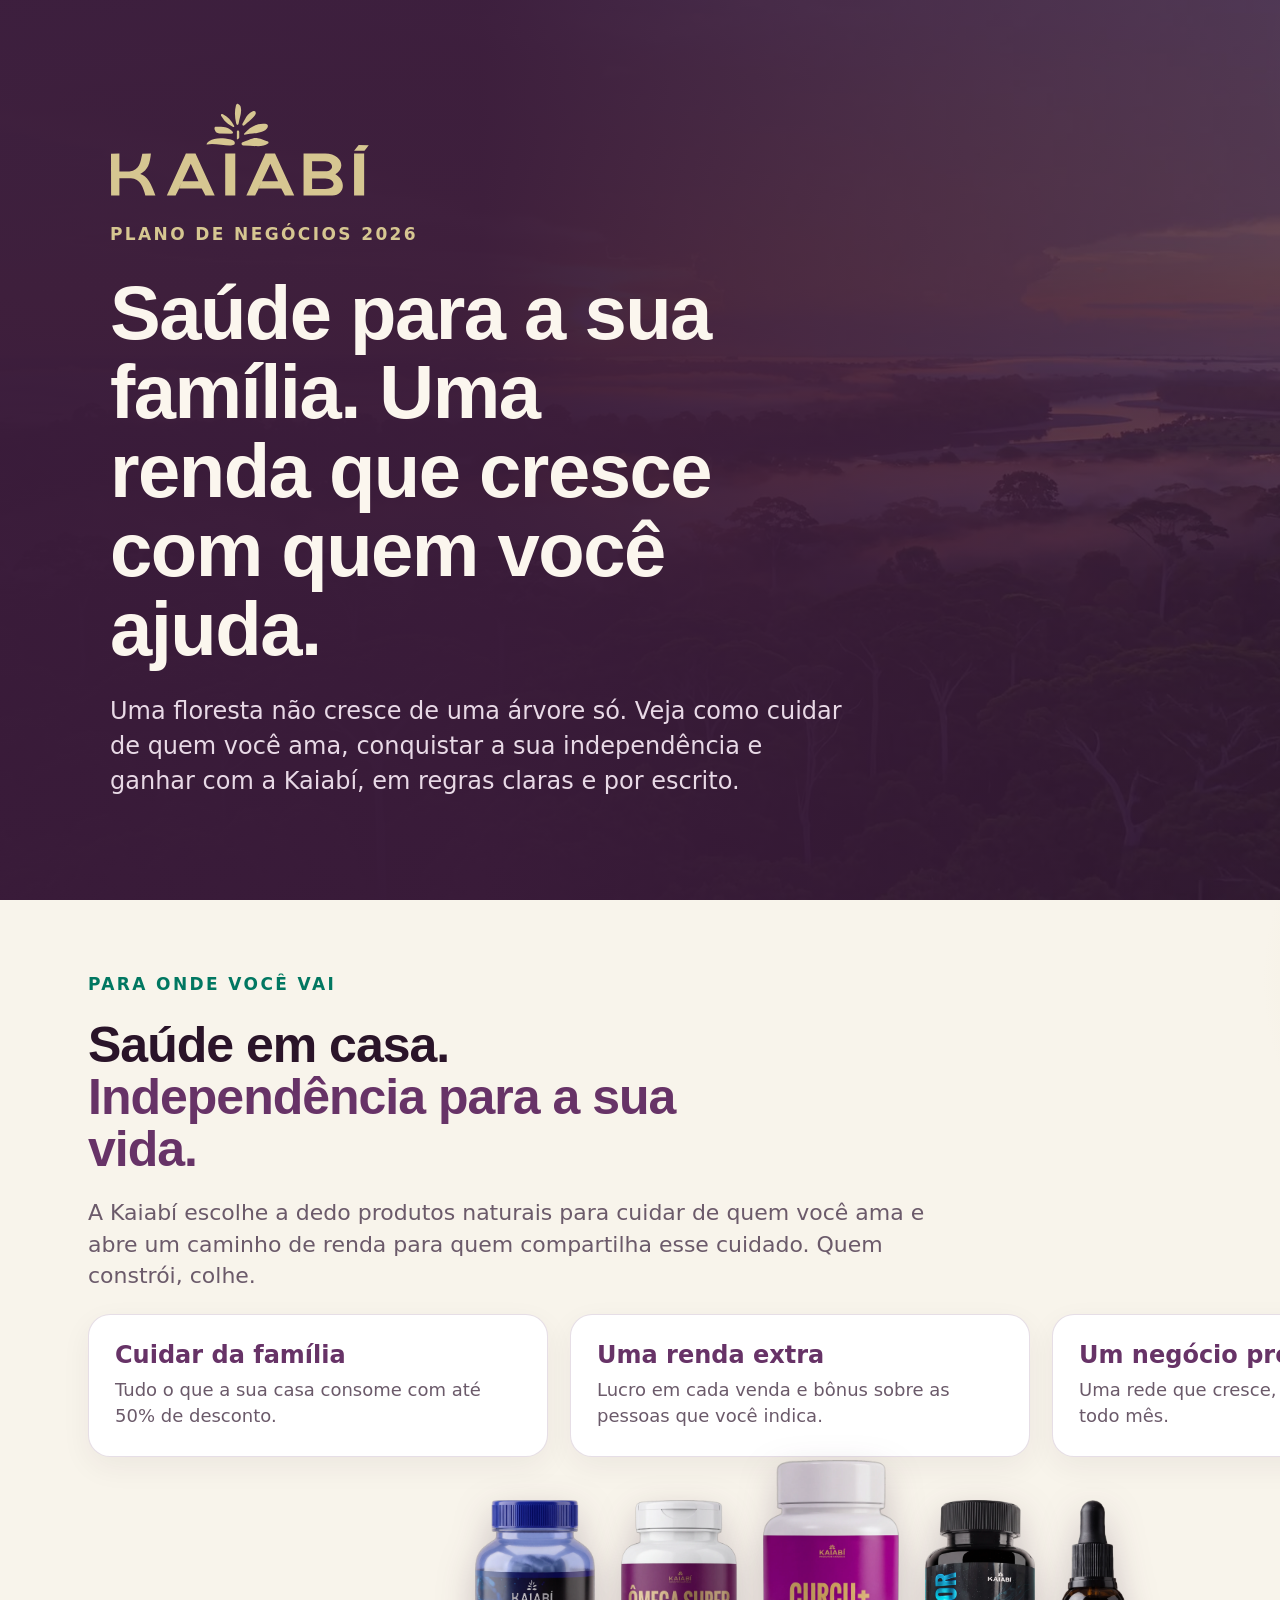
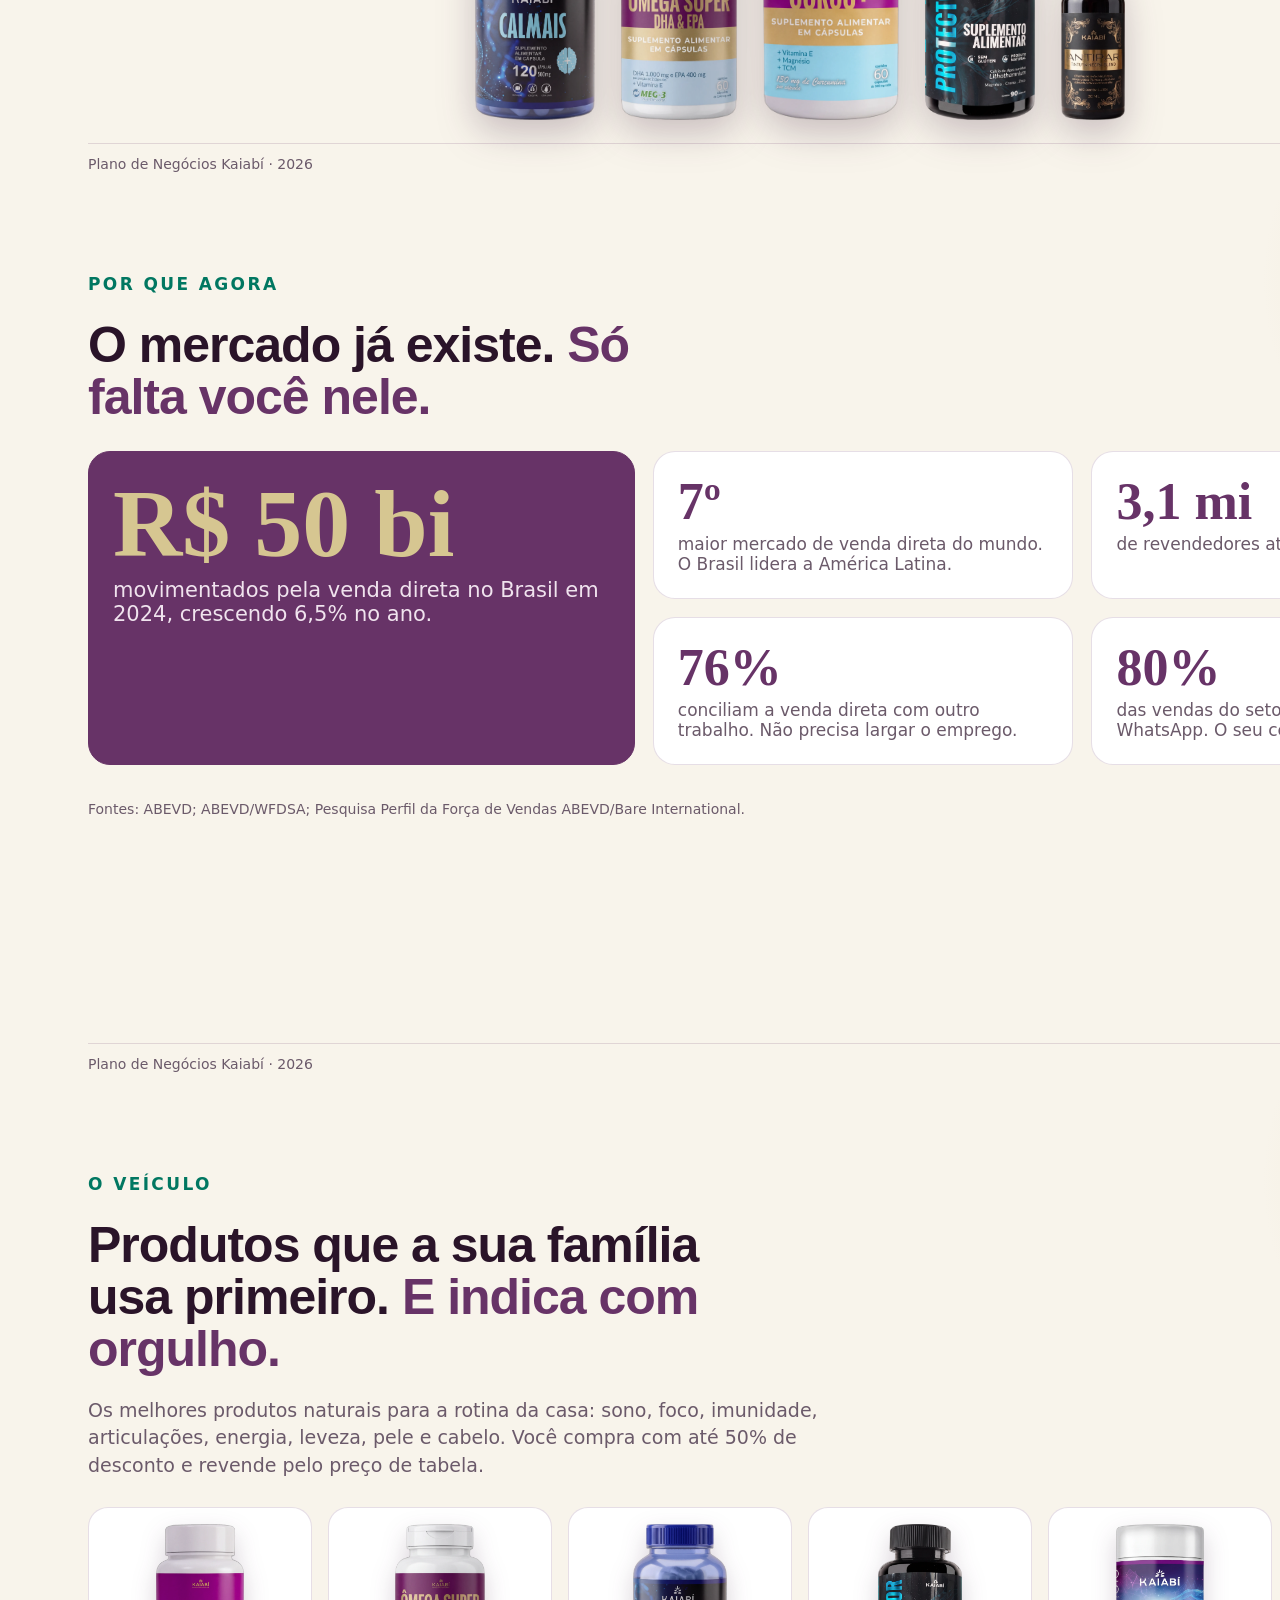
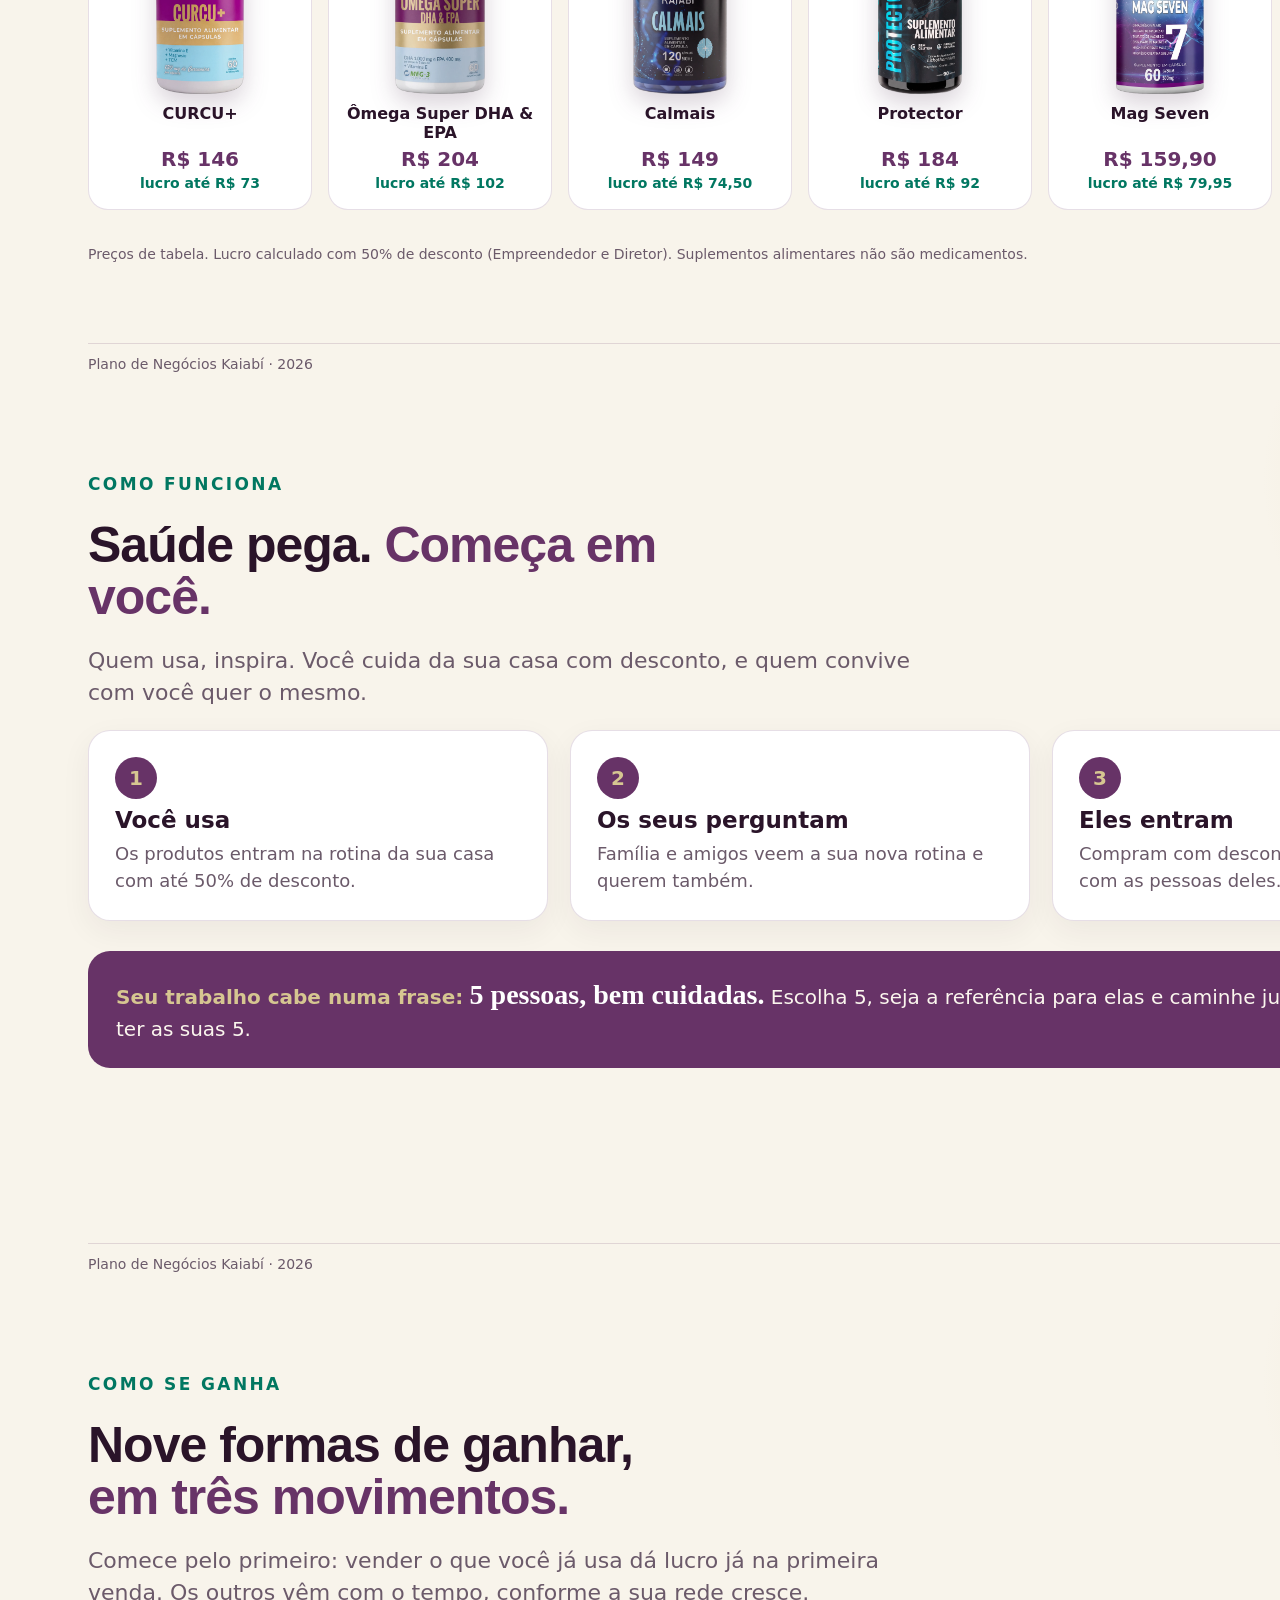
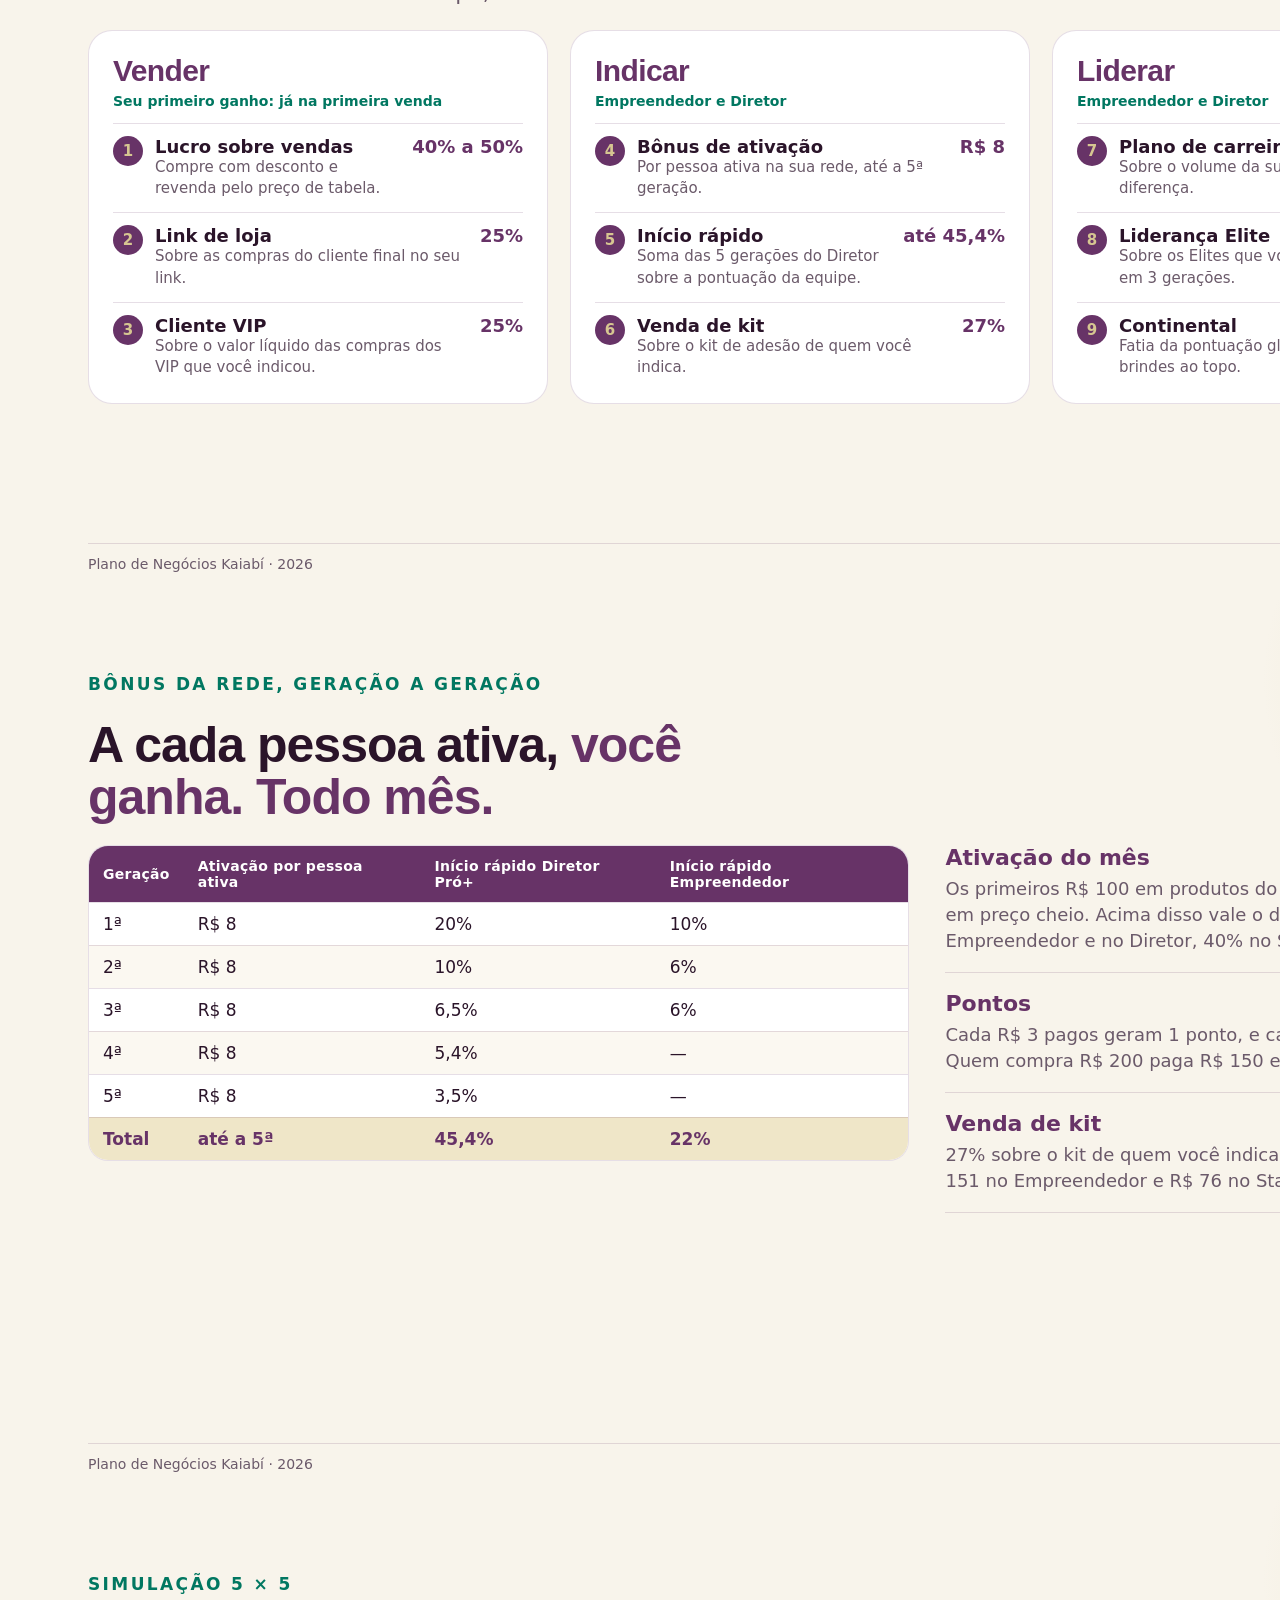
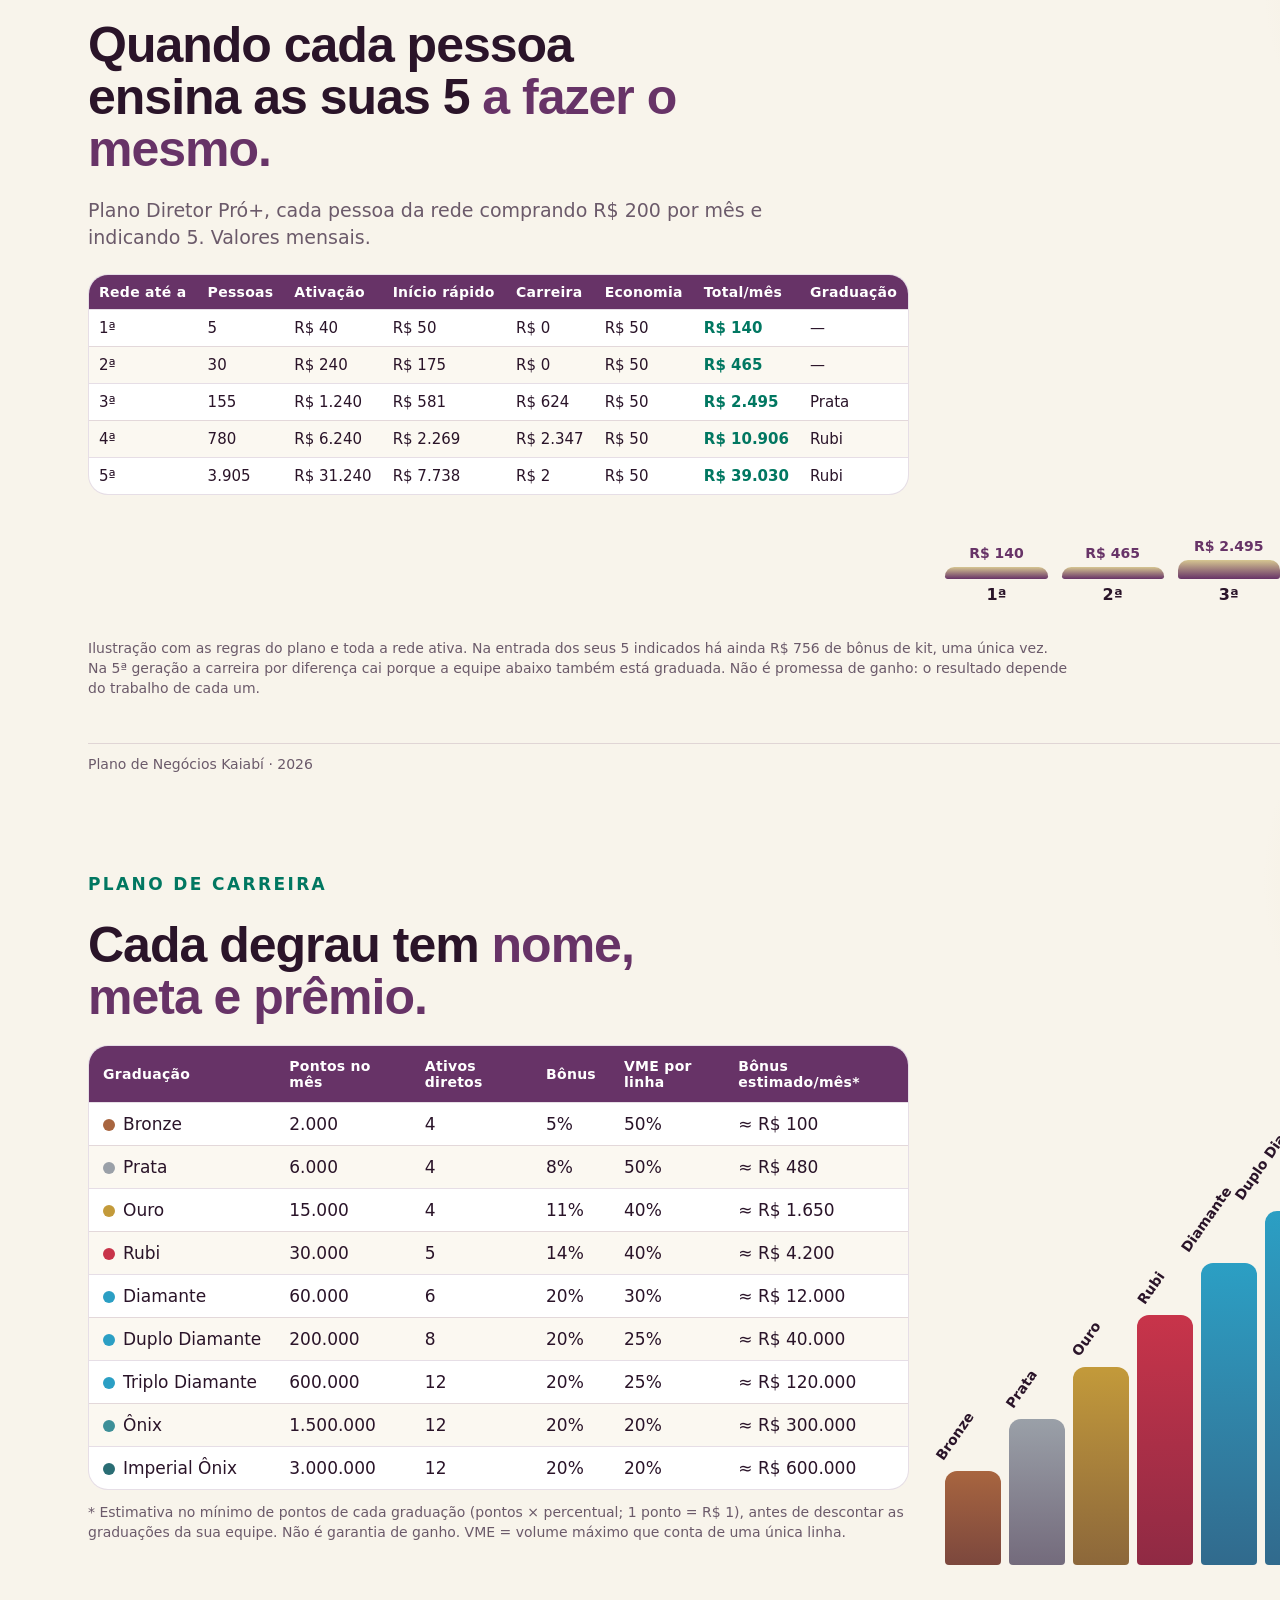
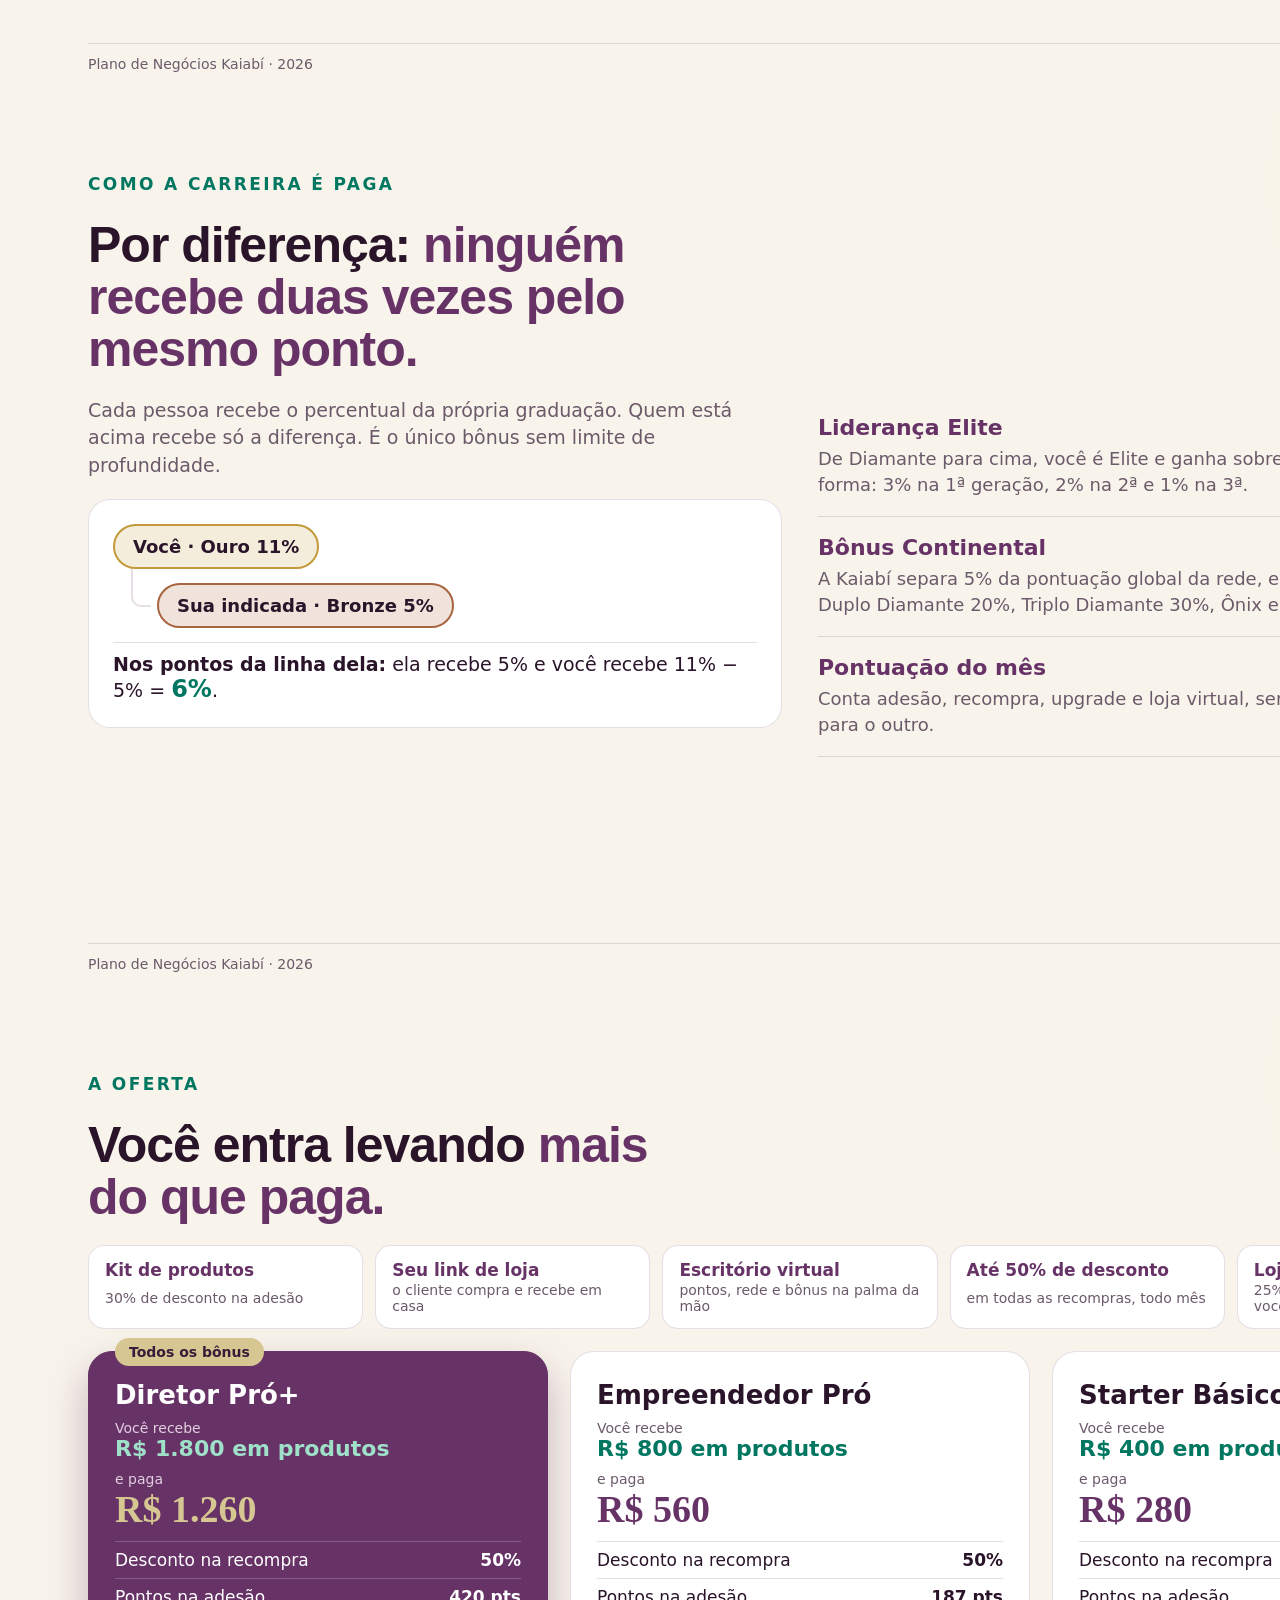
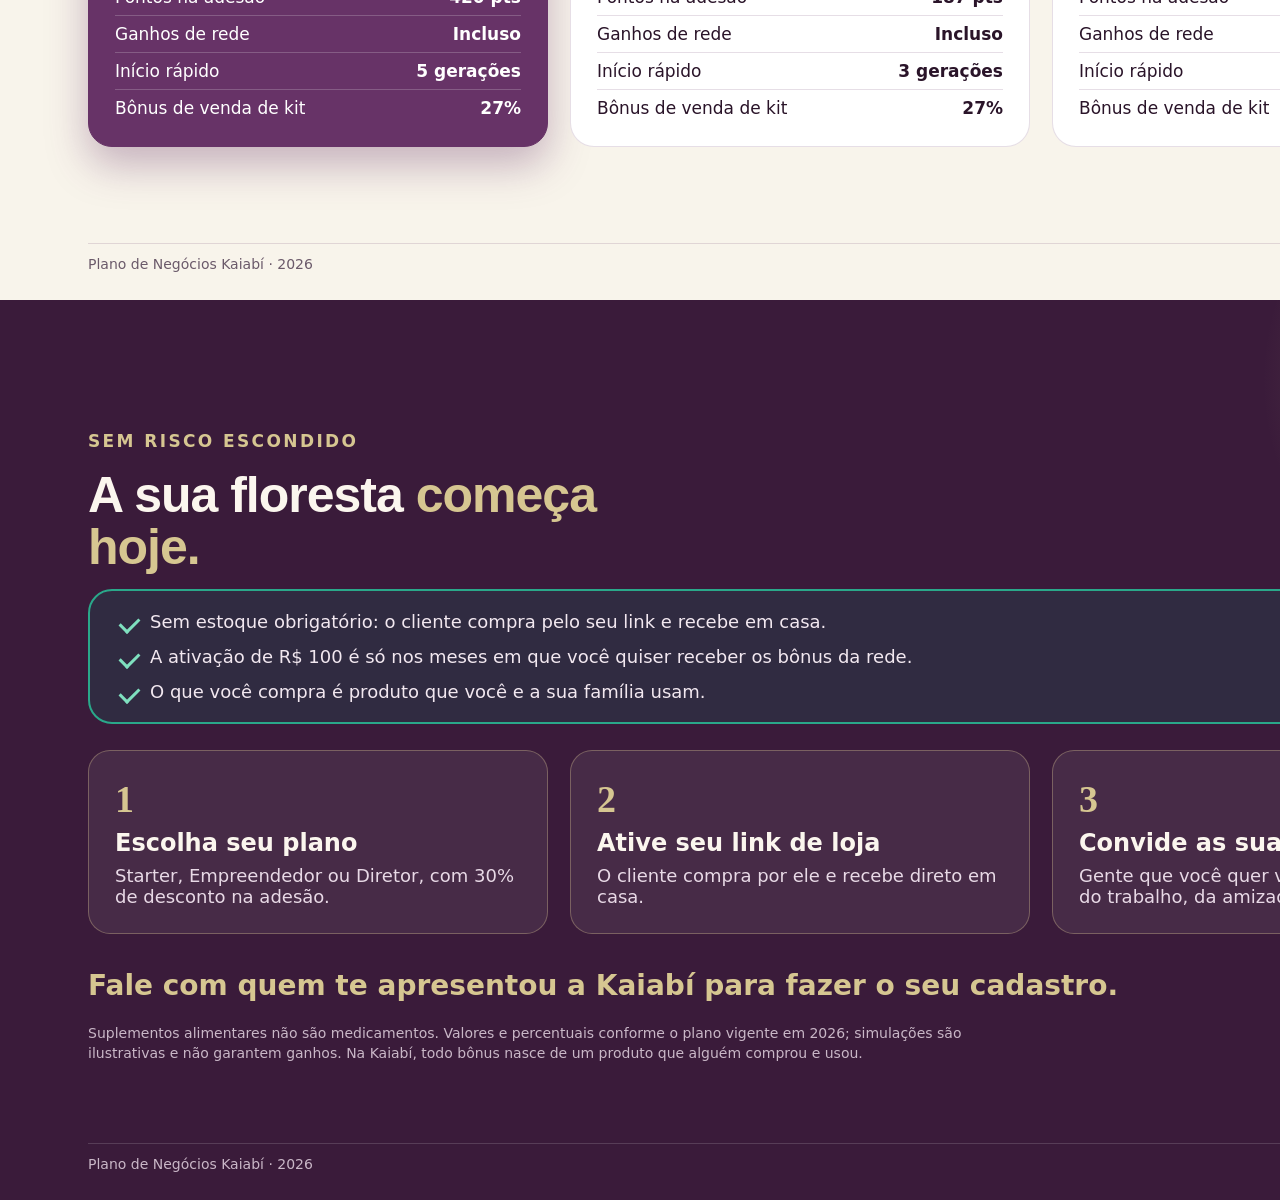
<file: ferramentas/plano/plano-d.html>
<!DOCTYPE html><html lang="pt-BR"><head><meta charset="utf-8"><title>Plano de Negócios Kaiabí 2026</title>
<style>:root{--W:1600px;--H:900px}@page{size:1600px 900px;margin:0}*{box-sizing:border-box;margin:0;padding:0}
:root{--plum:#673367;--deep:#3a1b3a;--sand:#d6c691;--sand2:#efe6c8;--green:#017761;--cream:#f8f4eb;--ink:#2a1429;--mute:#6b5a6a;--line:rgba(103,51,103,.16)}
html,body{background:#ddd}
body{font-family:"Inter",system-ui,sans-serif;color:var(--ink);-webkit-print-color-adjust:exact;print-color-adjust:exact}
.pg{width:var(--W);height:var(--H);position:relative;overflow:hidden;background:var(--cream);padding:72px 88px 80px;display:flex;flex-direction:column;gap:22px;page-break-after:always;break-after:page}
.pg::before{content:"";position:absolute;right:-180px;top:-180px;width:520px;height:520px;border-radius:50%;background:radial-gradient(circle,rgba(214,198,145,.35),transparent 70%)}
.pg.dark{background:var(--deep);color:#fbf6ee}
h1,h2,h3{font-family:"Inter Display","Inter",sans-serif;font-weight:800;letter-spacing:-.02em;line-height:1.04}
h1{font-size:76px;max-width:15ch}
h2{font-size:50px;max-width:22ch}
h2 em,h1 em{font-style:normal;color:var(--plum)}
.dark h2 em{color:var(--sand)}
h3{font-size:30px}
.kick{font-size:17px;font-weight:700;letter-spacing:.14em;text-transform:uppercase;color:var(--green)}
.dark .kick{color:var(--sand)}
.lead{font-size:22px;line-height:1.45;color:var(--mute);max-width:62ch}
.lead.sm{font-size:19px}
.dark .lead{color:#e8d9e6}
p{line-height:1.45}
.pf{position:absolute;left:88px;right:88px;bottom:28px;display:flex;justify-content:space-between;font-size:14px;color:var(--mute);border-top:1px solid var(--line);padding-top:12px}
.dark .pf{color:#c9b7c7;border-color:rgba(255,255,255,.15)}
.g2{display:grid;grid-template-columns:1fr 1fr;gap:36px;align-items:start}
.g2.wide{grid-template-columns:1.45fr 1fr}
.g3{display:grid;grid-template-columns:repeat(3,1fr);gap:22px}
.card{background:#fff;border:1px solid var(--line);border-radius:22px;padding:26px;display:grid;gap:8px;box-shadow:0 10px 30px rgba(58,27,58,.06)}
.card b{font-size:23px}.card p{color:var(--mute);font-size:18px}
.nb{display:inline-grid;place-items:center;width:42px;height:42px;border-radius:50%;background:var(--plum);color:var(--sand);font-weight:800;font-size:20px}
.nb.sm{width:30px;height:30px;font-size:15px;flex:none}
.pots{display:flex;justify-content:center;align-items:flex-end;gap:26px;margin-top:auto;height:220px}
.pots img{height:100%;width:auto;object-fit:contain;filter:drop-shadow(0 14px 18px rgba(58,27,58,.25))}
.pots img:nth-child(3){height:118%}
/* capa */
.cover{padding:0;justify-content:center}
.cover .cbg{position:absolute;inset:0;width:100%;height:100%;object-fit:cover;opacity:.55}
.cover::after{content:"";position:absolute;inset:0;background:linear-gradient(90deg,rgba(58,27,58,.95) 30%,rgba(58,27,58,.35))}
.cin{position:relative;z-index:1;padding:0 110px;display:grid;gap:26px}
.logo{width:260px;height:auto;color:var(--sand)}
.cover .lead{font-size:24px;max-width:48ch}
/* planos */
.plan{background:#fff;border:1px solid var(--line);border-radius:24px;padding:28px 26px;display:grid;gap:14px;position:relative;align-content:start}
.plan.top{background:var(--plum);color:#fff;border-color:var(--plum);box-shadow:0 18px 40px rgba(103,51,103,.35)}
.plan .tag{position:absolute;top:-14px;left:26px;background:var(--sand);color:var(--deep);font-weight:800;font-size:14px;padding:6px 14px;border-radius:99px}
.pn{font-size:26px}
.pr strong{font-family:"Inter Display";font-size:44px;font-weight:800;color:var(--plum)}
.plan.top .pr strong{color:var(--sand)}
.pr s{margin-left:10px;font-size:20px;color:var(--mute)}.plan.top .pr s{color:#dcc9da}
.plan ul{list-style:none;display:grid;gap:8px}
.plan li{display:flex;justify-content:space-between;gap:10px;font-size:17px;border-top:1px solid var(--line);padding-top:8px}
.plan.top li{border-color:rgba(255,255,255,.2)}
.plan li b.no{color:#b04a5a;font-weight:600}.plan.top li b.no{color:#ffb3c0}
/* regras */
.rule{padding:18px 0;border-bottom:1px solid var(--line);display:grid;gap:6px}
.rule b{font-size:22px;color:var(--plum)}.rule p{font-size:18px;color:var(--mute)}
.safe{background:rgba(1,119,97,.08);border:2px solid var(--green);border-radius:24px;padding:30px;display:grid;gap:14px}
.safe b{font-size:26px;color:var(--green)}
.safe span{position:relative;padding-left:34px;font-size:18px}
.safe span::before{content:"";position:absolute;left:4px;top:.3em;width:16px;height:9px;border-left:3px solid var(--green);border-bottom:3px solid var(--green);transform:rotate(-45deg)}
/* movimentos */
.mov{background:#fff;border-radius:24px;padding:24px;border:1px solid var(--line);display:grid;gap:6px;align-content:start}
.mov h3{color:var(--plum)}.mov small{font-size:15px;color:var(--green);font-weight:700}
.mov ul{list-style:none;display:grid;gap:12px;margin-top:8px}
.mov li{display:flex;gap:12px;align-items:flex-start;border-top:1px solid var(--line);padding-top:12px}
.mov li div{flex:1}.mov li b{font-size:18px}.mov li p{font-size:15px;color:var(--mute)}
.mov li strong{font-size:18px;color:var(--plum);white-space:nowrap}
/* tabelas */
.tb{width:100%;border-collapse:separate;border-spacing:0;background:#fff;border-radius:20px;overflow:hidden;border:1px solid var(--line);font-size:17px}
.tb th{background:var(--plum);color:#fff;text-align:left;padding:12px 14px;font-size:14px;font-weight:700;letter-spacing:.02em}
.tb td{padding:11px 14px;border-top:1px solid var(--line);white-space:nowrap}
.tb tr:nth-child(even) td{background:#fbf8f1}
.tb tr.tot td{font-weight:800;color:var(--plum);background:var(--sand2)}
.tb td i{display:inline-block;width:12px;height:12px;border-radius:50%;margin-right:8px;vertical-align:-1px}
.tb td.hl{font-weight:800;color:var(--green)}
.fn{font-size:14px;color:var(--mute);margin-top:12px;max-width:110ch}
.notes .rule:first-child{padding-top:0}
/* degraus */
.stairs{display:flex;align-items:flex-end;gap:8px;height:520px}
.st{flex:1;height:var(--h);background:linear-gradient(180deg,var(--c),color-mix(in srgb,var(--c) 60%,#3a1b3a));border-radius:12px 12px 4px 4px;position:relative}
.st span{position:absolute;left:50%;bottom:calc(100% + 8px);transform:translateX(-50%) rotate(-55deg);transform-origin:left bottom;white-space:nowrap;font-size:14px;font-weight:700;color:var(--ink)}
/* diferença */
.diff{display:grid;gap:20px}
.ex{background:#fff;border:1px solid var(--line);border-radius:22px;padding:24px;display:grid;gap:14px}
.pill{display:inline-block;padding:10px 18px;border-radius:99px;background:color-mix(in srgb,var(--c) 18%,#fff);border:2px solid var(--c);font-weight:700;font-size:18px}
.exr:nth-child(2){padding-left:44px;position:relative}.exr:nth-child(2)::before{content:"";position:absolute;left:18px;top:-14px;width:18px;height:36px;border-left:2px solid var(--line);border-bottom:2px solid var(--line);border-bottom-left-radius:10px}
.exr.res{font-size:19px;padding-top:10px;border-top:1px solid var(--line)}.exr.res strong{color:var(--green);font-size:24px}
/* simulação */
.bars{display:flex;align-items:flex-end;gap:14px;height:330px;padding-top:30px}
.bar{flex:1;height:100%;display:flex;flex-direction:column;justify-content:flex-end;align-items:center;gap:6px}
.bar i{display:block;width:100%;height:var(--h);background:linear-gradient(180deg,var(--sand),var(--plum));border-radius:10px 10px 3px 3px}
.bar b{font-size:14px;color:var(--plum);white-space:nowrap}.bar span{font-weight:700}
.sim .tb{font-size:15px}.sim .tb td,.sim .tb th{padding:9px 10px}
/* final */
.end{justify-content:center}
.go{list-style:none;counter-reset:g;display:grid;grid-template-columns:repeat(3,1fr);gap:22px;margin-top:10px}
.go li{counter-increment:g;background:rgba(255,255,255,.07);border:1px solid rgba(214,198,145,.35);border-radius:22px;padding:26px;display:grid;gap:8px}
.go li::before{content:counter(g);font-family:"Inter Display";font-weight:800;font-size:38px;color:var(--sand)}
.go b{font-size:24px}.go span{color:#e8d9e6;font-size:18px}
.cta{font-size:28px;font-weight:700;color:var(--sand);margin-top:16px}
.legal{font-size:14px;color:#c9b7c7;max-width:100ch}
.endlogo{position:absolute;right:88px;top:70px}.endlogo .logo{width:170px}

/* ===== MOBILE (9:16) ===== */
.m .pg{padding:46px 34px 64px;gap:16px}
.m .pg::before{width:300px;height:300px;right:-120px;top:-120px}
.m .pf{left:34px;right:34px;bottom:20px;font-size:11px;padding-top:8px}
.m h1{font-size:46px}.m h2{font-size:33px}.m h3{font-size:22px}
.m .kick{font-size:13px}
.m .lead,.m .lead.sm{font-size:16.5px}
.m .g2,.m .g2.wide,.m .g3{grid-template-columns:1fr;gap:14px}
.m .cin{padding:0 38px;align-self:end;margin-bottom:90px;gap:18px}.m .logo{width:190px}.m .cover .lead{font-size:17px}
.m .cover::after{background:linear-gradient(0deg,rgba(58,27,58,.96) 45%,rgba(58,27,58,.3))}
.m .card{padding:16px 18px;gap:4px;border-radius:18px}.m .card b{font-size:19px}.m .card p{font-size:15px}.m .nb{width:32px;height:32px;font-size:16px}
.m .pots{height:170px;gap:10px}
.m .plans{gap:12px}.m .plan{padding:16px 18px;gap:6px;grid-template-columns:1fr auto;align-items:center;border-radius:18px}
.m .plan ul{grid-column:1/-1;grid-template-columns:1fr;gap:3px}.m .plan li{font-size:13.5px;padding-top:4px}

.m .pn{font-size:19px}.m .pr strong{font-size:26px}.m .pr{text-align:right}.m .pr s{display:block;margin:0;font-size:13px}.m .plan .tag{font-size:11px;top:-11px}
.m .rule{padding:12px 0;gap:4px}.m .rule b{font-size:18px}.m .rule p{font-size:15px}
.m .safe{padding:18px;gap:10px;border-radius:18px}.m .safe b{font-size:20px}.m .safe span{font-size:15px;padding-left:28px}
.m .movs{gap:10px}.m .mov{padding:14px 16px;border-radius:18px;gap:2px}.m .mov ul{gap:6px;margin-top:2px}.m .mov li{padding-top:6px;gap:8px}.m .mov li b{font-size:15px}.m .mov li p{display:none}.m .mov li strong{font-size:15px}.m .mov small{font-size:12px}.m .nb.sm{width:24px;height:24px;font-size:12px}
.m .tb{font-size:14px;border-radius:14px}.m .tb th{font-size:11px;padding:8px 8px}.m .tb td{padding:8px 8px}
.m .car .tb th:nth-child(5),.m .car .tb td:nth-child(5){display:none}
.m .stairs{display:none}
.m .fn{font-size:11.5px}
.m .sim .tb th:nth-child(4),.m .sim .tb td:nth-child(4),.m .sim .tb th:nth-child(5),.m .sim .tb td:nth-child(5),.m .sim .tb th:nth-child(6),.m .sim .tb td:nth-child(6){display:none}
.m .sim .tb{font-size:14px}.m .bars{height:220px;gap:8px;padding-top:24px}.m .bar b{font-size:11px}
.m .ex{padding:16px;gap:10px}.m .pill{font-size:15px;padding:8px 14px}.m .exr.res{font-size:15px}.m .exr.res strong{font-size:19px}
.m .go{grid-template-columns:1fr;gap:12px}.m .go li{padding:16px 18px;gap:4px}.m .go li::before{font-size:26px}.m .go b{font-size:19px}.m .go span{font-size:15px}
.m .cta{font-size:20px}.m .legal{font-size:11.5px}
.m .endlogo{right:34px;top:44px}.m .endlogo .logo{width:120px}
/* ===== v2 hormozi ===== */
.dream .card b{font-size:24px;color:var(--plum)}
.stats{display:grid;grid-template-columns:1.3fr 1fr 1fr;grid-template-rows:auto auto;gap:18px;margin-top:6px}
.stat{background:#fff;border:1px solid var(--line);border-radius:22px;padding:24px;display:grid;gap:6px;align-content:start}
.stat strong{font-family:"Inter Display";font-weight:800;font-size:52px;color:var(--plum);line-height:1}
.stat span{font-size:17px;color:var(--mute)}
.stat.big{grid-row:span 2;background:var(--plum);border-color:var(--plum)}
.stat.big strong{font-size:96px;color:var(--sand)}.stat.big span{color:#f0e3ee;font-size:21px}
.pgrid{display:grid;grid-template-columns:repeat(6,1fr);gap:16px;margin-top:6px}
.pc{background:#fff;border:1px solid var(--line);border-radius:20px;padding:16px 14px 18px;display:grid;justify-items:center;gap:4px;text-align:center}
.pc img{height:170px;width:auto;object-fit:contain;margin-bottom:6px;filter:drop-shadow(0 10px 12px rgba(58,27,58,.2))}
.pc b{font-size:16px;line-height:1.2;min-height:2.4em}.pc span{font-weight:800;font-size:20px;color:var(--plum)}.pc em{font-style:normal;font-size:14px;color:var(--green);font-weight:700}
.five{margin-top:8px;background:var(--plum);color:#fbf6ee;border-radius:22px;padding:24px 28px;font-size:20px;line-height:1.45}
.five strong{color:var(--sand)}.five span{font-family:"Inter Display";font-weight:800;font-size:28px;color:#fff}
.mov small{font-size:14px}
.stack{display:grid;grid-template-columns:repeat(5,1fr);gap:12px}
.si{background:#fff;border:1px solid var(--line);border-radius:16px;padding:14px 16px;display:grid;gap:2px}
.si b{font-size:17px;color:var(--plum)}.si span{font-size:14px;color:var(--mute)}
.pv span,.pr span{font-size:14px;color:var(--mute);display:block}
.pv strong{font-size:22px;color:var(--green)}
.plan.top .pv span,.plan.top .pr span{color:#e2cfe0}.plan.top .pv strong{color:#9fe0c9}
.plans .plan{gap:10px}.plans .pr strong{font-size:38px}
.safe.dk{background:rgba(1,119,97,.18);border-color:#2aa88a;padding:20px 26px}
.safe.dk span{color:#f2e8f0}.safe.dk span::before{border-color:#7fe0bf}
.end{gap:16px}
/* mobile v2 */
.m .stats{grid-template-columns:1fr 1fr;gap:10px}.m .stat{padding:14px 16px;border-radius:16px}.m .stat strong{font-size:34px}.m .stat span{font-size:13.5px}
.m .stat.big{grid-column:1/-1;grid-row:auto}.m .stat.big strong{font-size:56px}.m .stat.big span{font-size:16px}
.m .pgrid{grid-template-columns:repeat(3,1fr);gap:10px}.m .pc{padding:10px 8px 12px;border-radius:14px}.m .pc img{height:96px}.m .pc b{font-size:12.5px}.m .pc span{font-size:15px}.m .pc em{font-size:11.5px}
.m .five{font-size:15.5px;padding:16px 18px;border-radius:16px}.m .five span{font-size:21px}
.m .stack{grid-template-columns:1fr 1fr;gap:8px}.m .si{padding:10px 12px;border-radius:12px}.m .si b{font-size:14px}.m .si span{font-size:12px}
.m .stack .si:last-child{grid-column:1/-1}
.m .plans .pr strong{font-size:24px}.m .pv strong{font-size:16px}.m .pv span,.m .m .pr span{font-size:11px}
.m .plan .pv{grid-column:1/-1;order:3}
.m .safe.dk{padding:14px 16px;gap:8px}.m .safe.dk span{font-size:14px}
.m .dream .card b{font-size:19px}
.m .plans .plan ul li:nth-child(2),.m .plans .plan ul li:nth-child(5){display:none}
.m .plans .plan .pv{order:0;grid-column:1/-1;display:flex;gap:6px;align-items:baseline}
.m .plans .plan{padding:12px 16px;gap:4px}
.m .plans{gap:10px}
.m .stack{gap:6px}.m .si{padding:8px 10px}
</style></head>
<body class="d"><section class="pg cover dark">
      <img class="cbg" src="hero.jpg" alt="">
      <div class="cin"><svg class="logo" role="img" aria-label="Kaiabí" viewBox="4100 12500 12800 4660" xmlns="http://www.w3.org/2000/svg"><path fill="currentColor" fill-rule="evenodd" d="M 4149,15046 L 4154,17103 4563,17107 4563,16257 5131,16257 5131,16257 C 5588,16257 5748,16744 5839,17103 L 6335,17103 6335,17103 C 6129,16527 5937,16140 5588,16048 L 5588,16048 C 5974,15844 6067,15526 6114,15040 L 5690,15046 5690,15046 C 5588,15500 5570,15828 5058,15926 L 4563,15926 4563,15041 4149,15046 Z M 7836,15041 L 6897,17103 7330,17103 7495,16769 8076,15536 8456,16396 7671,16396 7492,16764 8616,16757 8076,15536 8616,16757 8795,17103 9255,17103 8309,15041 7836,15041 Z M 9772,17103 L 10268,17103 10268,15041 9772,15041 9772,17103 Z M 16116,17103 L 16612,17103 16612,15041 16116,15041 16116,17103 Z M 13629,15041 L 14049,15041 14049,15412 14697,15412 14697,15412 C 15136,15433 15153,15908 14697,15908 L 14049,15908 14049,15041 14697,15041 14697,15041 C 15479,15057 15750,15716 15196,16060 L 15196,16060 C 15764,16381 15640,17092 15041,17103 L 14049,17103 14049,16784 14697,16784 14697,16784 C 15278,16784 15206,16268 14697,16268 L 14049,16268 14049,17103 13629,17103 13629,15041 Z M 16343,14623 L 16116,14899 16629,14899 16839,14631 16343,14623 Z M 10346,13936 L 10346,14334 10346,14334 C 10406,14334 10462,14282 10462,14244 L 10462,13977 10462,13977 C 10452,13860 10346,13901 10346,13936 Z M 10150,13973 L 10150,13973 C 9954,13743 9726,13704 9318,13719 L 9318,13719 C 9211,13719 9241,13842 9271,13904 L 9271,13904 C 9296,13978 9361,14029 9478,14054 L 10072,14063 10072,14063 C 10128,14058 10172,14041 10150,13973 Z M 10046,14351 L 10046,14351 C 10343,14424 10230,14607 10194,14607 L 10194,14607 C 9973,14729 9226,14480 8878,14593 L 8878,14593 C 8768,14629 9046,14107 10046,14351 Z M 10629,14481 L 10629,14481 C 10550,14506 10551,14610 10666,14646 L 10666,14646 C 11149,14641 11602,14769 11878,14549 L 11878,14549 C 11907,14533 11920,14466 11878,14441 L 11878,14441 C 11164,14185 11297,14228 10629,14481 Z M 10711,14051 L 10711,14051 C 10691,14079 10698,14117 10732,14108 L 10732,14108 C 11011,14032 11671,14069 11851,13762 L 11851,13762 C 11903,13651 11858,13593 11740,13575 L 11740,13575 C 11330,13536 11007,13724 10711,14051 Z M 10626,13564 L 10626,13564 C 10587,13642 10649,13695 10715,13647 L 10715,13647 C 10877,13488 11176,13297 11276,13075 L 11276,13075 C 11281,12960 11231,12923 11130,12959 L 11130,12959 C 11004,13017 10899,13108 10813,13232 L 10626,13564 Z M 10308,13534 L 10308,13534 C 10332,13647 10408,13668 10436,13548 L 10436,13548 C 10471,13298 10593,13048 10543,12798 L 10543,12798 C 10541,12726 10511,12674 10447,12627 L 10447,12627 C 10381,12572 10331,12577 10300,12676 L 10300,12676 C 10228,12946 10239,13234 10308,13534 Z M 10209,13675 L 10209,13675 C 10227,13719 10205,13746 10141,13720 L 10141,13720 C 9971,13623 9823,13519 9720,13400 L 9720,13400 C 9660,13324 9634,13257 9569,13179 L 9569,13179 C 9546,13105 9575,13080 9658,13108 L 9658,13108 C 9886,13212 10070,13399 10209,13675 Z M 11752,15041 L 10813,17103 11246,17103 11411,16769 11992,15536 12372,16396 11587,16396 11408,16764 12532,16757 11992,15536 12532,16757 12711,17103 13171,17103 12225,15041 11752,15041 Z"/></svg>
        <p class="kick">Plano de Negócios 2026</p>
        <h1>Saúde para a sua família. Uma renda que cresce com quem você ajuda.</h1>
        <p class="lead">Uma floresta não cresce de uma árvore só. Veja como cuidar de quem você ama, conquistar a sua independência e ganhar com a Kaiabí, em regras claras e por escrito.</p>
      </div></section><section class="pg ">
      <p class="kick">Para onde você vai</p>
      <h2>Saúde em casa. <em>Independência para a sua vida.</em></h2>
      <p class="lead">A Kaiabí escolhe a dedo produtos naturais para cuidar de quem você ama e abre um caminho de renda para quem compartilha esse cuidado. Quem constrói, colhe.</p>
      <div class="g3 dream">
        <div class="card"><b>Cuidar da família</b><p>Tudo o que a sua casa consome com até 50% de desconto.</p></div>
        <div class="card"><b>Uma renda extra</b><p>Lucro em cada venda e bônus sobre as pessoas que você indica.</p></div>
        <div class="card"><b>Um negócio próprio</b><p>Uma rede que cresce, graduações e bônus todo mês.</p></div>
      </div>
      <div class="pots"><img src="p-calmais.webp" alt=""><img src="p-omega.webp" alt=""><img src="p-curcu.webp" alt=""><img src="p-protector.webp" alt=""><img src="p-antipar.webp" alt=""></div>
    <footer class="pf"><span>Plano de Negócios Kaiabí · 2026</span><span>2</span></footer></section><section class="pg ">
      <p class="kick">Por que agora</p>
      <h2>O mercado já existe. <em>Só falta você nele.</em></h2>
      <div class="stats">
        <div class="stat big"><strong>R$ 50 bi</strong><span>movimentados pela venda direta no Brasil em 2024, crescendo 6,5% no ano.</span></div>
        <div class="stat"><strong>7º</strong><span>maior mercado de venda direta do mundo. O Brasil lidera a América Latina.</span></div>
        <div class="stat"><strong>3,1 mi</strong><span>de revendedores ativos no país.</span></div>
        <div class="stat"><strong>76%</strong><span>conciliam a venda direta com outro trabalho. Não precisa largar o emprego.</span></div>
        <div class="stat"><strong>80%</strong><span>das vendas do setor já acontecem pelo WhatsApp. O seu celular é a sua loja.</span></div>
      </div>
      <p class="fn">Fontes: ABEVD; ABEVD/WFDSA; Pesquisa Perfil da Força de Vendas ABEVD/Bare International.</p>
    <footer class="pf"><span>Plano de Negócios Kaiabí · 2026</span><span>3</span></footer></section><section class="pg ">
      <p class="kick">O veículo</p>
      <h2>Produtos que a sua família usa primeiro. <em>E indica com orgulho.</em></h2>
      <p class="lead sm">Os melhores produtos naturais para a rotina da casa: sono, foco, imunidade, articulações, energia, leveza, pele e cabelo. Você compra com até 50% de desconto e revende pelo preço de tabela.</p>
      <div class="pgrid"><div class="pc"><img src="p-curcu.webp" alt=""><b>CURCU+</b><span>R$ 146</span><em>lucro até R$ 73</em></div><div class="pc"><img src="p-omega.webp" alt=""><b>Ômega Super DHA & EPA</b><span>R$ 204</span><em>lucro até R$ 102</em></div><div class="pc"><img src="p-calmais.webp" alt=""><b>Calmais</b><span>R$ 149</span><em>lucro até R$ 74,50</em></div><div class="pc"><img src="p-protector.webp" alt=""><b>Protector</b><span>R$ 184</span><em>lucro até R$ 92</em></div><div class="pc"><img src="p-magseven.webp" alt=""><b>Mag Seven</b><span>R$ 159,90</span><em>lucro até R$ 79,95</em></div><div class="pc"><img src="p-lithokit.webp" alt=""><b>LithoKit</b><span>R$ 227</span><em>lucro até R$ 113,50</em></div></div>
      <p class="fn">Preços de tabela. Lucro calculado com 50% de desconto (Empreendedor e Diretor). Suplementos alimentares não são medicamentos.</p>
    <footer class="pf"><span>Plano de Negócios Kaiabí · 2026</span><span>4</span></footer></section><section class="pg ">
      <p class="kick">Como funciona</p>
      <h2>Saúde pega. <em>Começa em você.</em></h2>
      <p class="lead">Quem usa, inspira. Você cuida da sua casa com desconto, e quem convive com você quer o mesmo.</p>
      <div class="g3 steps">
        <div class="card"><span class="nb">1</span><b>Você usa</b><p>Os produtos entram na rotina da sua casa com até 50% de desconto.</p></div>
        <div class="card"><span class="nb">2</span><b>Os seus perguntam</b><p>Família e amigos veem a sua nova rotina e querem também.</p></div>
        <div class="card"><span class="nb">3</span><b>Eles entram</b><p>Compram com desconto e fazem o mesmo com as pessoas deles.</p></div>
      </div>
      <div class="five"><strong>Seu trabalho cabe numa frase:</strong> <span>5 pessoas, bem cuidadas.</span> Escolha 5, seja a referência para elas e caminhe junto até cada uma ter as suas 5.</div>
    <footer class="pf"><span>Plano de Negócios Kaiabí · 2026</span><span>5</span></footer></section><section class="pg ">
      <p class="kick">Como se ganha</p>
      <h2>Nove formas de ganhar, <em>em três movimentos.</em></h2>
      <p class="lead">Comece pelo primeiro: vender o que você já usa dá lucro já na primeira venda. Os outros vêm com o tempo, conforme a sua rede cresce.</p>
      <div class="g3 movs"><div class="mov"><h3>Vender</h3><small>Seu primeiro ganho: já na primeira venda</small><ul><li><span class="nb sm">1</span><div><b>Lucro sobre vendas</b><p>Compre com desconto e revenda pelo preço de tabela.</p></div><strong>40% a 50%</strong></li><li><span class="nb sm">2</span><div><b>Link de loja</b><p>Sobre as compras do cliente final no seu link.</p></div><strong>25%</strong></li><li><span class="nb sm">3</span><div><b>Cliente VIP</b><p>Sobre o valor líquido das compras dos VIP que você indicou.</p></div><strong>25%</strong></li></ul></div><div class="mov"><h3>Indicar</h3><small>Empreendedor e Diretor</small><ul><li><span class="nb sm">4</span><div><b>Bônus de ativação</b><p>Por pessoa ativa na sua rede, até a 5ª geração.</p></div><strong>R$ 8</strong></li><li><span class="nb sm">5</span><div><b>Início rápido</b><p>Soma das 5 gerações do Diretor sobre a pontuação da equipe.</p></div><strong>até 45,4%</strong></li><li><span class="nb sm">6</span><div><b>Venda de kit</b><p>Sobre o kit de adesão de quem você indica.</p></div><strong>27%</strong></li></ul></div><div class="mov"><h3>Liderar</h3><small>Empreendedor e Diretor</small><ul><li><span class="nb sm">7</span><div><b>Plano de carreira</b><p>Sobre o volume da sua rede, por diferença.</p></div><strong>5% a 20%</strong></li><li><span class="nb sm">8</span><div><b>Liderança Elite</b><p>Sobre os Elites que você forma, em 3 gerações.</p></div><strong>3%, 2%, 1%</strong></li><li><span class="nb sm">9</span><div><b>Continental</b><p>Fatia da pontuação global em brindes ao topo.</p></div><strong>5% global</strong></li></ul></div></div>
    <footer class="pf"><span>Plano de Negócios Kaiabí · 2026</span><span>6</span></footer></section><section class="pg ">
      <p class="kick">Bônus da rede, geração a geração</p>
      <h2>A cada pessoa ativa, <em>você ganha. Todo mês.</em></h2>
      <div class="g2 wide">
        <table class="tb"><thead><tr><th>Geração</th><th>Ativação por pessoa ativa</th><th>Início rápido Diretor Pró+</th><th>Início rápido Empreendedor</th></tr></thead>
        <tbody><tr><td>1ª</td><td>R$ 8</td><td>20%</td><td>10%</td></tr><tr><td>2ª</td><td>R$ 8</td><td>10%</td><td>6%</td></tr><tr><td>3ª</td><td>R$ 8</td><td>6,5%</td><td>6%</td></tr><tr><td>4ª</td><td>R$ 8</td><td>5,4%</td><td>—</td></tr><tr><td>5ª</td><td>R$ 8</td><td>3,5%</td><td>—</td></tr><tr class="tot"><td>Total</td><td>até a 5ª</td><td>45,4%</td><td>22%</td></tr></tbody></table>
        <div class="notes">
          <div class="rule"><b>Ativação do mês</b><p>Os primeiros R$ 100 em produtos do mês ativam a pessoa, em preço cheio. Acima disso vale o desconto (50% no Empreendedor e no Diretor, 40% no Starter).</p></div>
          <div class="rule"><b>Pontos</b><p>Cada R$ 3 pagos geram 1 ponto, e cada ponto vale R$ 1. Quem compra R$ 200 paga R$ 150 e gera 50 pontos.</p></div>
          <div class="rule"><b>Venda de kit</b><p>27% sobre o kit de quem você indica: R$ 340 no Diretor, R$ 151 no Empreendedor e R$ 76 no Starter.</p></div>
        </div>
      </div>
    <footer class="pf"><span>Plano de Negócios Kaiabí · 2026</span><span>7</span></footer></section><section class="pg ">
      <p class="kick">Simulação 5 × 5</p>
      <h2>Quando cada pessoa ensina as suas 5 <em>a fazer o mesmo.</em></h2>
      <p class="lead sm">Plano Diretor Pró+, cada pessoa da rede comprando R$ 200 por mês e indicando 5. Valores mensais.</p>
      <div class="g2 wide sim">
        <table class="tb"><thead><tr><th>Rede até a</th><th>Pessoas</th><th>Ativação</th><th>Início rápido</th><th>Carreira</th><th>Economia</th><th>Total/mês</th><th>Graduação</th></tr></thead><tbody><tr><td>1ª</td><td>5</td><td>R$ 40</td><td>R$ 50</td><td>R$ 0</td><td>R$ 50</td><td class="hl">R$ 140</td><td>—</td></tr><tr><td>2ª</td><td>30</td><td>R$ 240</td><td>R$ 175</td><td>R$ 0</td><td>R$ 50</td><td class="hl">R$ 465</td><td>—</td></tr><tr><td>3ª</td><td>155</td><td>R$ 1.240</td><td>R$ 581</td><td>R$ 624</td><td>R$ 50</td><td class="hl">R$ 2.495</td><td>Prata</td></tr><tr><td>4ª</td><td>780</td><td>R$ 6.240</td><td>R$ 2.269</td><td>R$ 2.347</td><td>R$ 50</td><td class="hl">R$ 10.906</td><td>Rubi</td></tr><tr><td>5ª</td><td>3.905</td><td>R$ 31.240</td><td>R$ 7.738</td><td>R$ 2</td><td>R$ 50</td><td class="hl">R$ 39.030</td><td>Rubi</td></tr></tbody></table>
        <div class="bars"><div class="bar"><b>R$ 140</b><i style="--h:4.0%"></i><span>1ª</span></div><div class="bar"><b>R$ 465</b><i style="--h:4.0%"></i><span>2ª</span></div><div class="bar"><b>R$ 2.495</b><i style="--h:6.4%"></i><span>3ª</span></div><div class="bar"><b>R$ 10.906</b><i style="--h:27.9%"></i><span>4ª</span></div><div class="bar"><b>R$ 39.030</b><i style="--h:100.0%"></i><span>5ª</span></div></div>
      </div>
      <p class="fn">Ilustração com as regras do plano e toda a rede ativa. Na entrada dos seus 5 indicados há ainda R$ 756 de bônus de kit, uma única vez. Na 5ª geração a carreira por diferença cai porque a equipe abaixo também está graduada. Não é promessa de ganho: o resultado depende do trabalho de cada um.</p>
    <footer class="pf"><span>Plano de Negócios Kaiabí · 2026</span><span>8</span></footer></section><section class="pg ">
      <p class="kick">Plano de carreira</p>
      <h2>Cada degrau tem <em>nome, meta e prêmio.</em></h2>
      <div class="g2 wide car">
        <div><table class="tb"><thead><tr><th>Graduação</th><th>Pontos no mês</th><th>Ativos diretos</th><th>Bônus</th><th>VME por linha</th><th>Bônus estimado/mês*</th></tr></thead><tbody><tr><td><i style="background:#a8653f"></i>Bronze</td><td>2.000</td><td>4</td><td>5%</td><td>50%</td><td>≈ R$ 100</td></tr><tr><td><i style="background:#9aa0a8"></i>Prata</td><td>6.000</td><td>4</td><td>8%</td><td>50%</td><td>≈ R$ 480</td></tr><tr><td><i style="background:#c39a3a"></i>Ouro</td><td>15.000</td><td>4</td><td>11%</td><td>40%</td><td>≈ R$ 1.650</td></tr><tr><td><i style="background:#c8344a"></i>Rubi</td><td>30.000</td><td>5</td><td>14%</td><td>40%</td><td>≈ R$ 4.200</td></tr><tr><td><i style="background:#2b9fc4"></i>Diamante</td><td>60.000</td><td>6</td><td>20%</td><td>30%</td><td>≈ R$ 12.000</td></tr><tr><td><i style="background:#2b9fc4"></i>Duplo Diamante</td><td>200.000</td><td>8</td><td>20%</td><td>25%</td><td>≈ R$ 40.000</td></tr><tr><td><i style="background:#2b9fc4"></i>Triplo Diamante</td><td>600.000</td><td>12</td><td>20%</td><td>25%</td><td>≈ R$ 120.000</td></tr><tr><td><i style="background:#3d8f98"></i>Ônix</td><td>1.500.000</td><td>12</td><td>20%</td><td>20%</td><td>≈ R$ 300.000</td></tr><tr><td><i style="background:#2a6d74"></i>Imperial Ônix</td><td>3.000.000</td><td>12</td><td>20%</td><td>20%</td><td>≈ R$ 600.000</td></tr></tbody></table>
        <p class="fn">* Estimativa no mínimo de pontos de cada graduação (pontos × percentual; 1 ponto = R$ 1), antes de descontar as graduações da sua equipe. Não é garantia de ganho. VME = volume máximo que conta de uma única linha.</p></div>
        <div class="stairs"><div class="st" style="--h:18%;--c:#a8653f"><span>Bronze</span></div><div class="st" style="--h:28%;--c:#9aa0a8"><span>Prata</span></div><div class="st" style="--h:38%;--c:#c39a3a"><span>Ouro</span></div><div class="st" style="--h:48%;--c:#c8344a"><span>Rubi</span></div><div class="st" style="--h:58%;--c:#2b9fc4"><span>Diamante</span></div><div class="st" style="--h:68%;--c:#2b9fc4"><span>Duplo Diam.</span></div><div class="st" style="--h:78%;--c:#2b9fc4"><span>Triplo Diam.</span></div><div class="st" style="--h:88%;--c:#3d8f98"><span>Ônix</span></div><div class="st" style="--h:98%;--c:#2a6d74"><span>Imperial Ônix</span></div></div>
      </div>
    <footer class="pf"><span>Plano de Negócios Kaiabí · 2026</span><span>9</span></footer></section><section class="pg ">
      <p class="kick">Como a carreira é paga</p>
      <h2>Por diferença: <em>ninguém recebe duas vezes pelo mesmo ponto.</em></h2>
      <div class="g2">
        <div class="diff">
          <p class="lead sm">Cada pessoa recebe o percentual da própria graduação. Quem está acima recebe só a diferença. É o único bônus sem limite de profundidade.</p>
          <div class="ex"><div class="exr"><span class="pill" style="--c:#c39a3a">Você · Ouro 11%</span></div>
          <div class="exr"><span class="pill" style="--c:#a8653f">Sua indicada · Bronze 5%</span></div>
          <div class="exr res"><b>Nos pontos da linha dela:</b> ela recebe 5% e você recebe 11% − 5% = <strong>6%</strong>.</div></div>
        </div>
        <div>
          <div class="rule"><b>Liderança Elite</b><p>De Diamante para cima, você é Elite e ganha sobre os Elites que você forma: 3% na 1ª geração, 2% na 2ª e 1% na 3ª.</p></div>
          <div class="rule"><b>Bônus Continental</b><p>A Kaiabí separa 5% da pontuação global da rede, em brindes, para o topo: Duplo Diamante 20%, Triplo Diamante 30%, Ônix e Imperial Ônix 50%.</p></div>
          <div class="rule"><b>Pontuação do mês</b><p>Conta adesão, recompra, upgrade e loja virtual, sem acumular de um mês para o outro.</p></div>
        </div>
      </div>
    <footer class="pf"><span>Plano de Negócios Kaiabí · 2026</span><span>10</span></footer></section><section class="pg ">
      <p class="kick">A oferta</p>
      <h2>Você entra levando <em>mais do que paga.</em></h2>
      <div class="stack">
        <div class="si"><b>Kit de produtos</b><span>30% de desconto na adesão</span></div>
        <div class="si"><b>Seu link de loja</b><span>o cliente compra e recebe em casa</span></div>
        <div class="si"><b>Escritório virtual</b><span>pontos, rede e bônus na palma da mão</span></div>
        <div class="si"><b>Até 50% de desconto</b><span>em todas as recompras, todo mês</span></div>
        <div class="si"><b>Loja e Cliente VIP</b><span>25% sobre as compras de quem você indica</span></div>
      </div>
      <div class="g3 plans"><div class="plan top"><span class="tag">Todos os bônus</span>
        <b class="pn">Diretor Pró+</b><div class="pv"><span>Você recebe</span><strong>R$ 1.800 em produtos</strong></div><div class="pr"><span>e paga</span> <strong>R$ 1.260</strong></div>
        <ul><li><span>Desconto na recompra</span><b>50%</b></li>
        <li><span>Pontos na adesão</span><b>420 pts</b></li>
        <li><span>Ganhos de rede</span><b class="">Incluso</b></li>
        <li><span>Início rápido</span><b class="">5 gerações</b></li>
        <li><span>Bônus de venda de kit</span><b class="">27%</b></li></ul></div><div class="plan">
        <b class="pn">Empreendedor Pró</b><div class="pv"><span>Você recebe</span><strong>R$ 800 em produtos</strong></div><div class="pr"><span>e paga</span> <strong>R$ 560</strong></div>
        <ul><li><span>Desconto na recompra</span><b>50%</b></li>
        <li><span>Pontos na adesão</span><b>187 pts</b></li>
        <li><span>Ganhos de rede</span><b class="">Incluso</b></li>
        <li><span>Início rápido</span><b class="">3 gerações</b></li>
        <li><span>Bônus de venda de kit</span><b class="">27%</b></li></ul></div><div class="plan">
        <b class="pn">Starter Básico</b><div class="pv"><span>Você recebe</span><strong>R$ 400 em produtos</strong></div><div class="pr"><span>e paga</span> <strong>R$ 280</strong></div>
        <ul><li><span>Desconto na recompra</span><b>40%</b></li>
        <li><span>Pontos na adesão</span><b>93 pts</b></li>
        <li><span>Ganhos de rede</span><b class="no">Não incluso</b></li>
        <li><span>Início rápido</span><b class="no">Não incluso</b></li>
        <li><span>Bônus de venda de kit</span><b class="no">Não incluso</b></li></ul></div></div>
    <footer class="pf"><span>Plano de Negócios Kaiabí · 2026</span><span>11</span></footer></section><section class="pg end dark">
      <p class="kick">Sem risco escondido</p>
      <h2>A sua floresta <em>começa hoje.</em></h2>
      <div class="safe dk">
        <span>Sem estoque obrigatório: o cliente compra pelo seu link e recebe em casa.</span>
        <span>A ativação de R$ 100 é só nos meses em que você quiser receber os bônus da rede.</span>
        <span>O que você compra é produto que você e a sua família usam.</span>
      </div>
      <ol class="go">
        <li><b>Escolha seu plano</b><span>Starter, Empreendedor ou Diretor, com 30% de desconto na adesão.</span></li>
        <li><b>Ative seu link de loja</b><span>O cliente compra por ele e recebe direto em casa.</span></li>
        <li><b>Convide as suas 5 pessoas</b><span>Gente que você quer ver bem: da sua casa, do trabalho, da amizade.</span></li>
      </ol>
      <p class="cta">Fale com quem te apresentou a Kaiabí para fazer o seu cadastro.</p>
      <p class="legal">Suplementos alimentares não são medicamentos. Valores e percentuais conforme o plano vigente em 2026; simulações são ilustrativas e não garantem ganhos. Na Kaiabí, todo bônus nasce de um produto que alguém comprou e usou.</p>
      <div class="endlogo"><svg class="logo" role="img" aria-label="Kaiabí" viewBox="4100 12500 12800 4660" xmlns="http://www.w3.org/2000/svg"><path fill="currentColor" fill-rule="evenodd" d="M 4149,15046 L 4154,17103 4563,17107 4563,16257 5131,16257 5131,16257 C 5588,16257 5748,16744 5839,17103 L 6335,17103 6335,17103 C 6129,16527 5937,16140 5588,16048 L 5588,16048 C 5974,15844 6067,15526 6114,15040 L 5690,15046 5690,15046 C 5588,15500 5570,15828 5058,15926 L 4563,15926 4563,15041 4149,15046 Z M 7836,15041 L 6897,17103 7330,17103 7495,16769 8076,15536 8456,16396 7671,16396 7492,16764 8616,16757 8076,15536 8616,16757 8795,17103 9255,17103 8309,15041 7836,15041 Z M 9772,17103 L 10268,17103 10268,15041 9772,15041 9772,17103 Z M 16116,17103 L 16612,17103 16612,15041 16116,15041 16116,17103 Z M 13629,15041 L 14049,15041 14049,15412 14697,15412 14697,15412 C 15136,15433 15153,15908 14697,15908 L 14049,15908 14049,15041 14697,15041 14697,15041 C 15479,15057 15750,15716 15196,16060 L 15196,16060 C 15764,16381 15640,17092 15041,17103 L 14049,17103 14049,16784 14697,16784 14697,16784 C 15278,16784 15206,16268 14697,16268 L 14049,16268 14049,17103 13629,17103 13629,15041 Z M 16343,14623 L 16116,14899 16629,14899 16839,14631 16343,14623 Z M 10346,13936 L 10346,14334 10346,14334 C 10406,14334 10462,14282 10462,14244 L 10462,13977 10462,13977 C 10452,13860 10346,13901 10346,13936 Z M 10150,13973 L 10150,13973 C 9954,13743 9726,13704 9318,13719 L 9318,13719 C 9211,13719 9241,13842 9271,13904 L 9271,13904 C 9296,13978 9361,14029 9478,14054 L 10072,14063 10072,14063 C 10128,14058 10172,14041 10150,13973 Z M 10046,14351 L 10046,14351 C 10343,14424 10230,14607 10194,14607 L 10194,14607 C 9973,14729 9226,14480 8878,14593 L 8878,14593 C 8768,14629 9046,14107 10046,14351 Z M 10629,14481 L 10629,14481 C 10550,14506 10551,14610 10666,14646 L 10666,14646 C 11149,14641 11602,14769 11878,14549 L 11878,14549 C 11907,14533 11920,14466 11878,14441 L 11878,14441 C 11164,14185 11297,14228 10629,14481 Z M 10711,14051 L 10711,14051 C 10691,14079 10698,14117 10732,14108 L 10732,14108 C 11011,14032 11671,14069 11851,13762 L 11851,13762 C 11903,13651 11858,13593 11740,13575 L 11740,13575 C 11330,13536 11007,13724 10711,14051 Z M 10626,13564 L 10626,13564 C 10587,13642 10649,13695 10715,13647 L 10715,13647 C 10877,13488 11176,13297 11276,13075 L 11276,13075 C 11281,12960 11231,12923 11130,12959 L 11130,12959 C 11004,13017 10899,13108 10813,13232 L 10626,13564 Z M 10308,13534 L 10308,13534 C 10332,13647 10408,13668 10436,13548 L 10436,13548 C 10471,13298 10593,13048 10543,12798 L 10543,12798 C 10541,12726 10511,12674 10447,12627 L 10447,12627 C 10381,12572 10331,12577 10300,12676 L 10300,12676 C 10228,12946 10239,13234 10308,13534 Z M 10209,13675 L 10209,13675 C 10227,13719 10205,13746 10141,13720 L 10141,13720 C 9971,13623 9823,13519 9720,13400 L 9720,13400 C 9660,13324 9634,13257 9569,13179 L 9569,13179 C 9546,13105 9575,13080 9658,13108 L 9658,13108 C 9886,13212 10070,13399 10209,13675 Z M 11752,15041 L 10813,17103 11246,17103 11411,16769 11992,15536 12372,16396 11587,16396 11408,16764 12532,16757 11992,15536 12532,16757 12711,17103 13171,17103 12225,15041 11752,15041 Z"/></svg></div>
    <footer class="pf"><span>Plano de Negócios Kaiabí · 2026</span><span>12</span></footer></section></body></html>
</file>
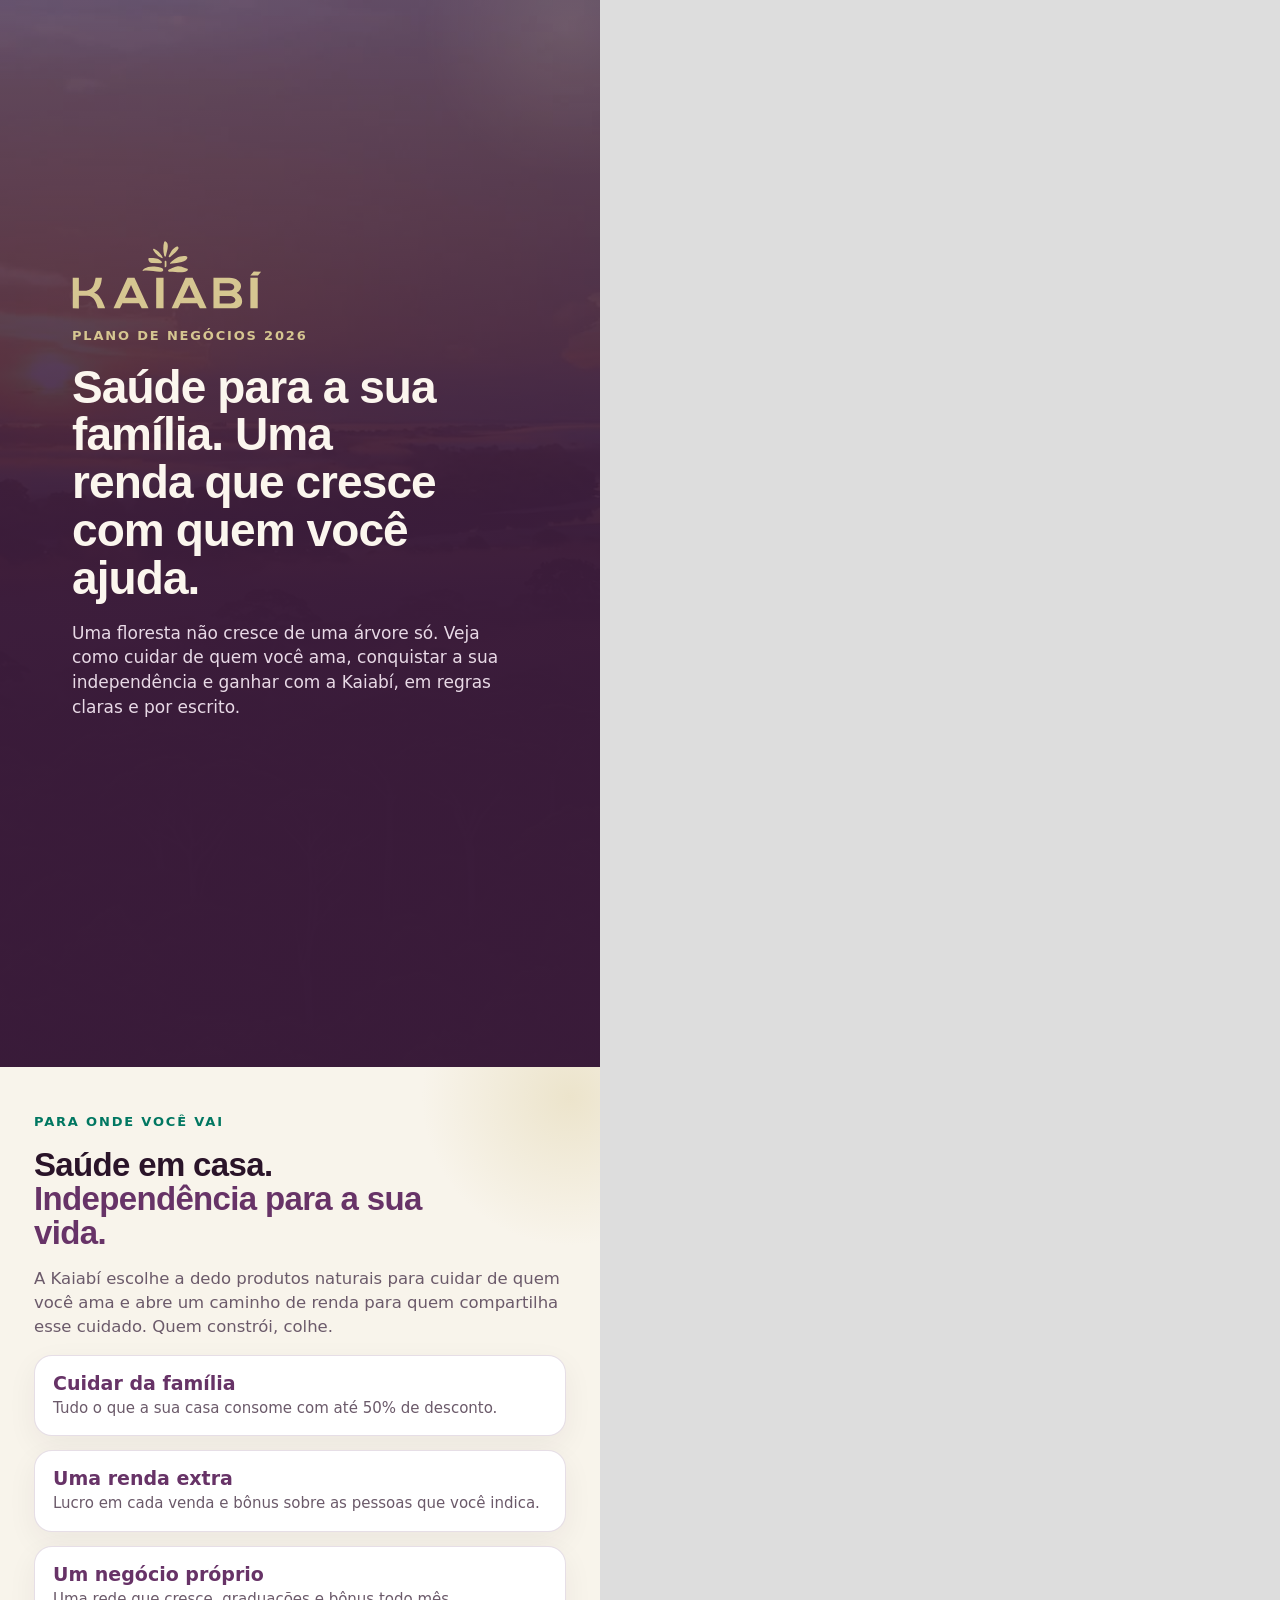
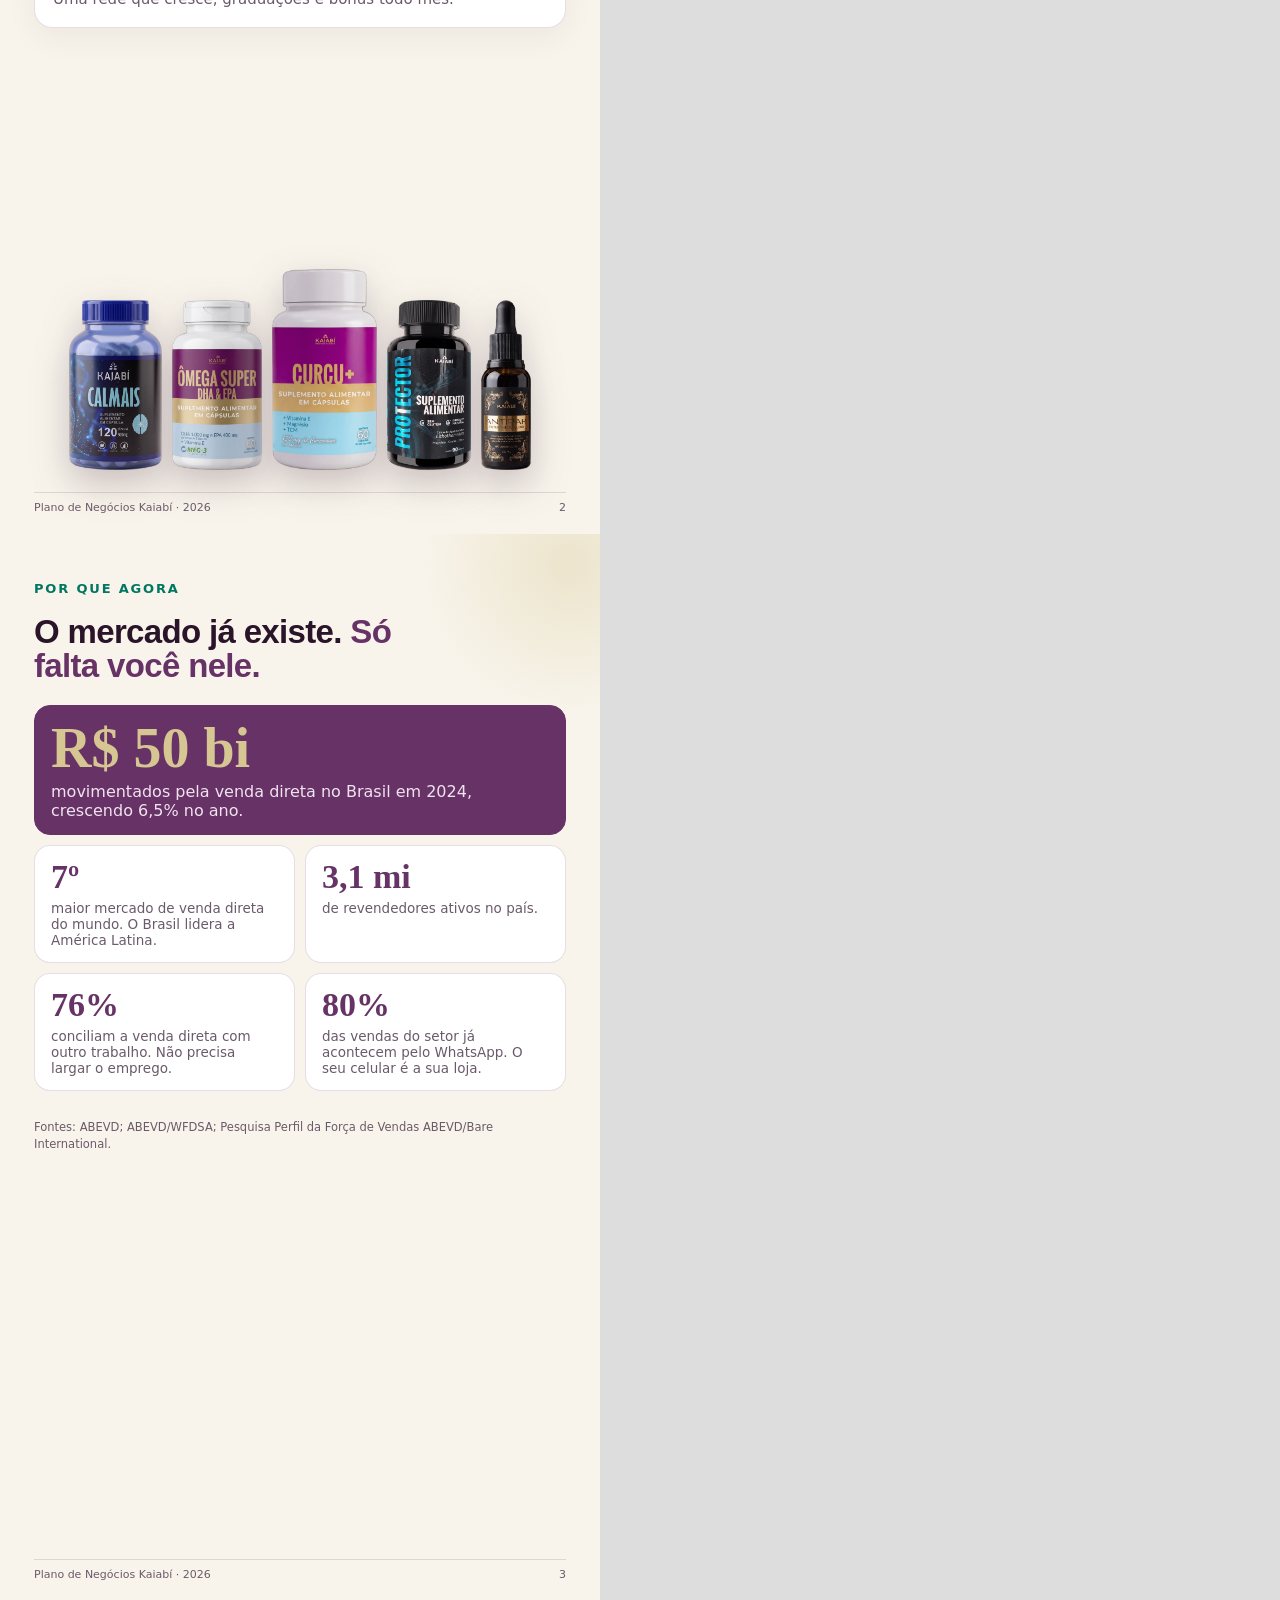
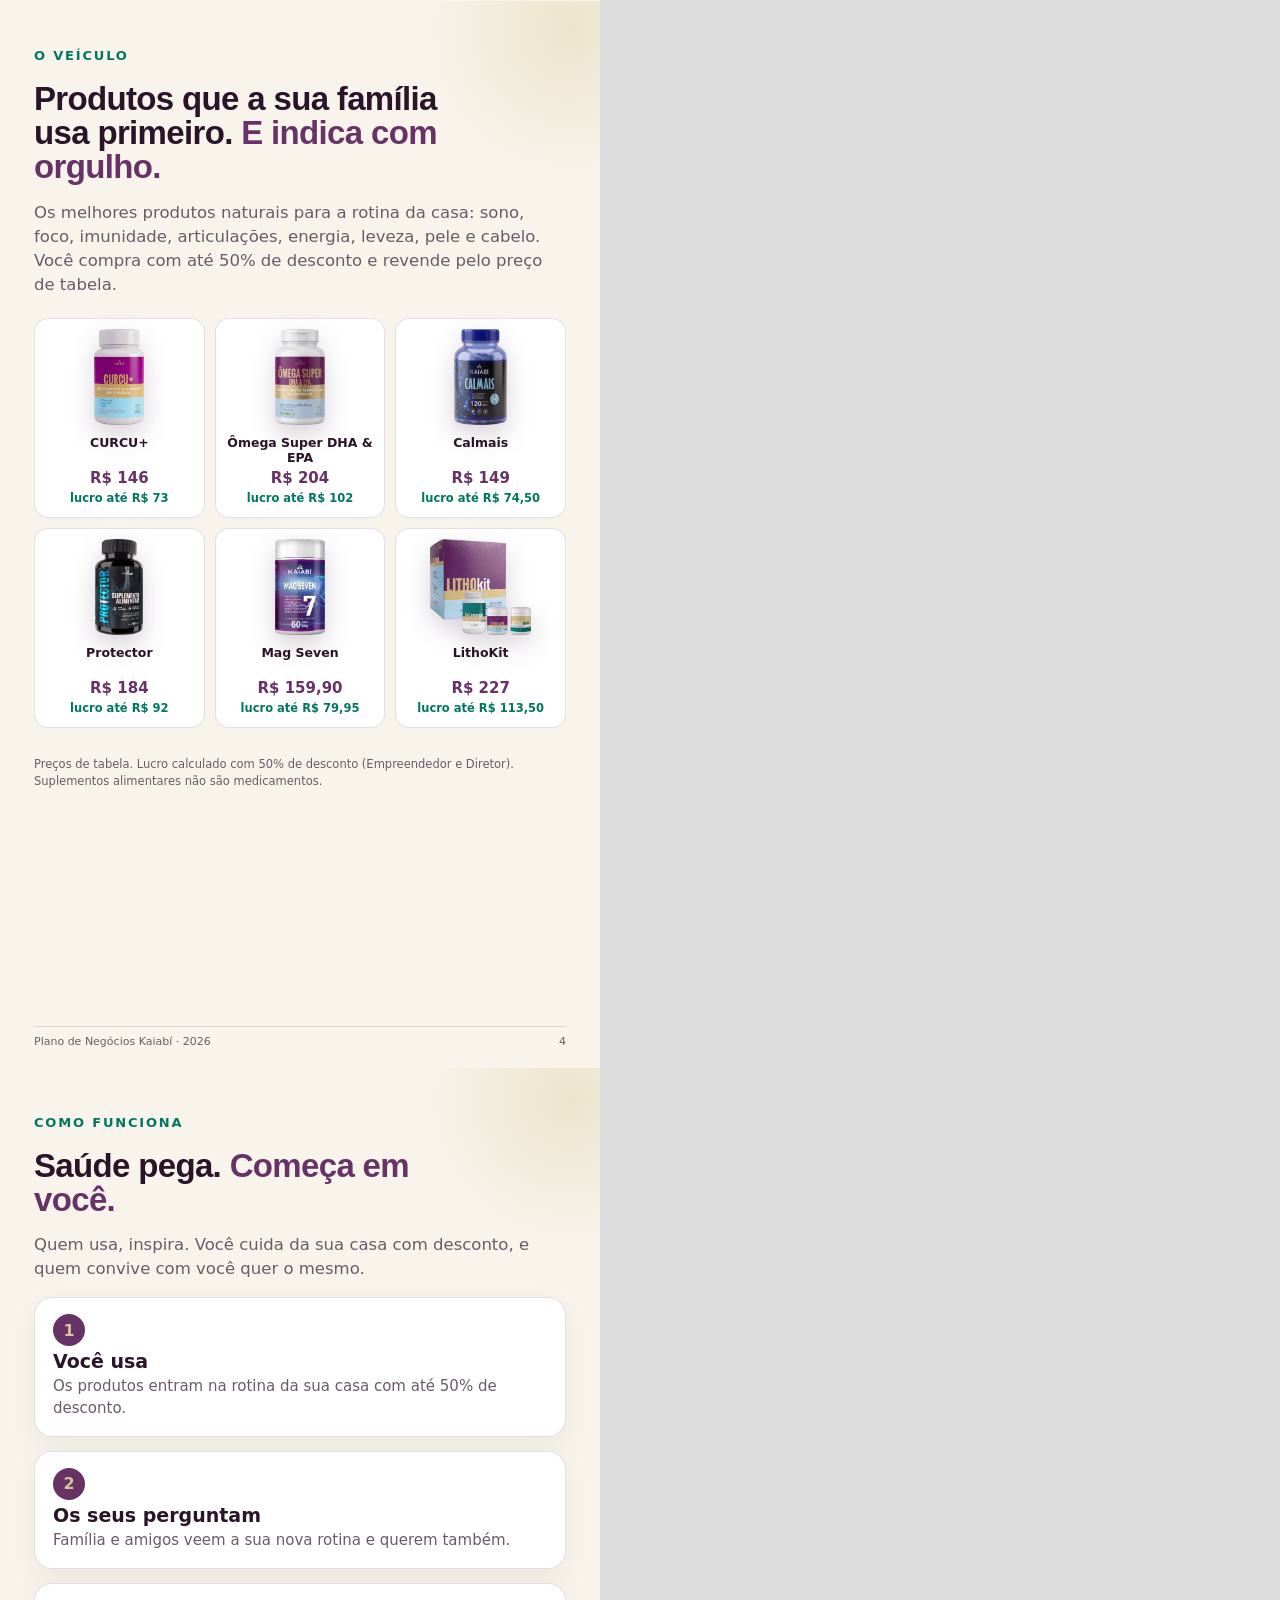
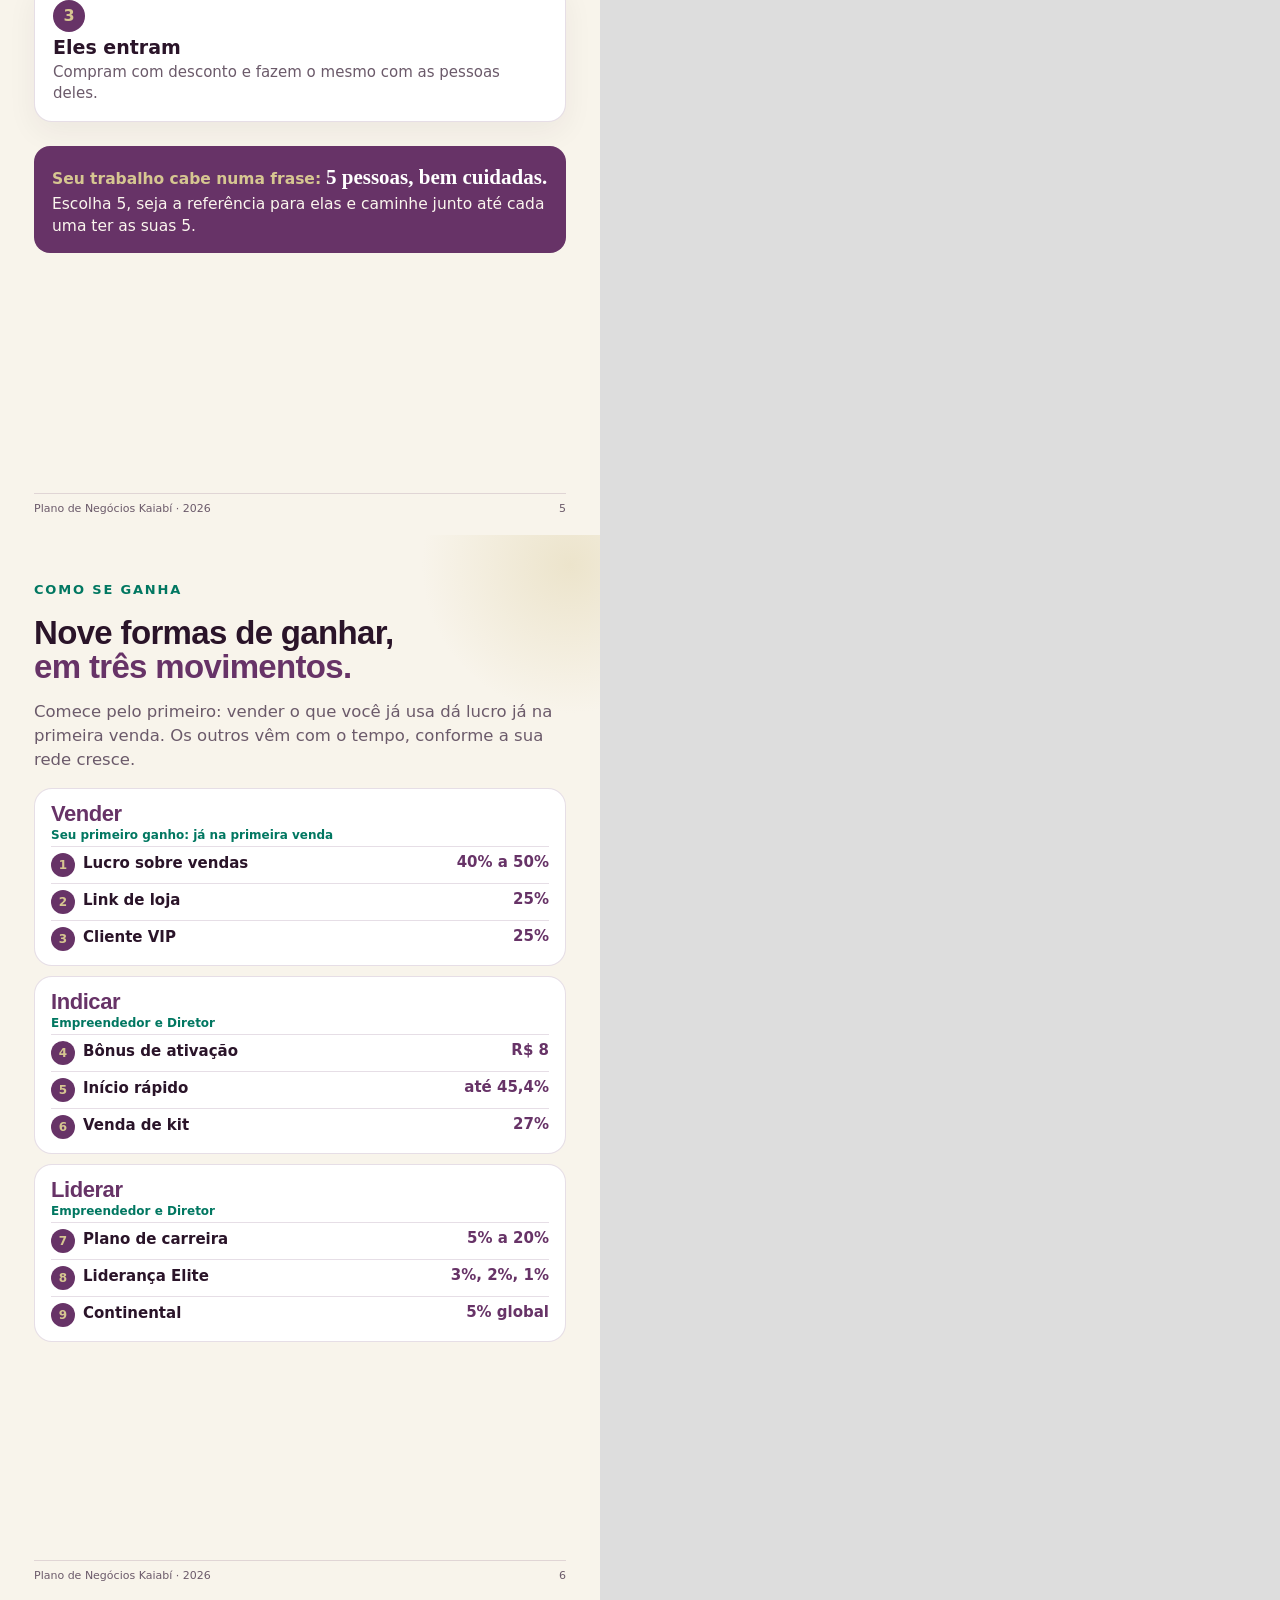
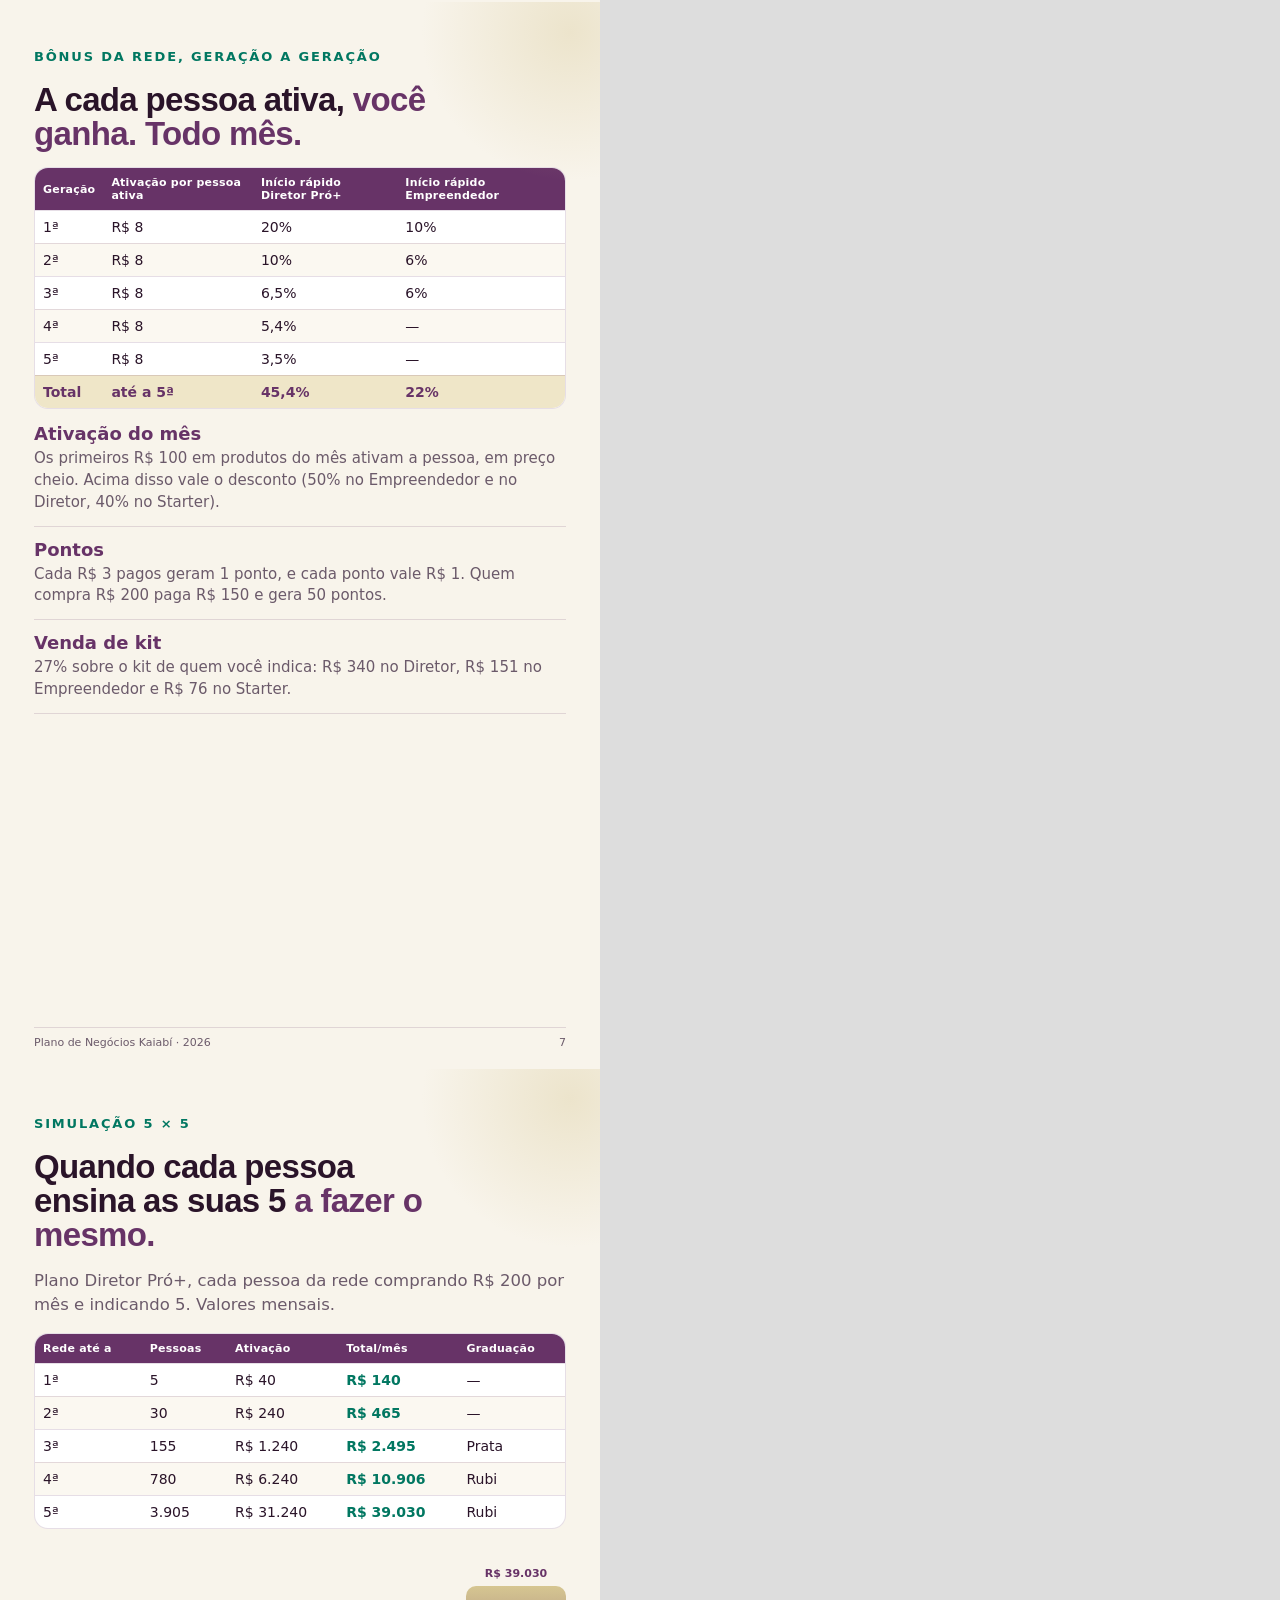
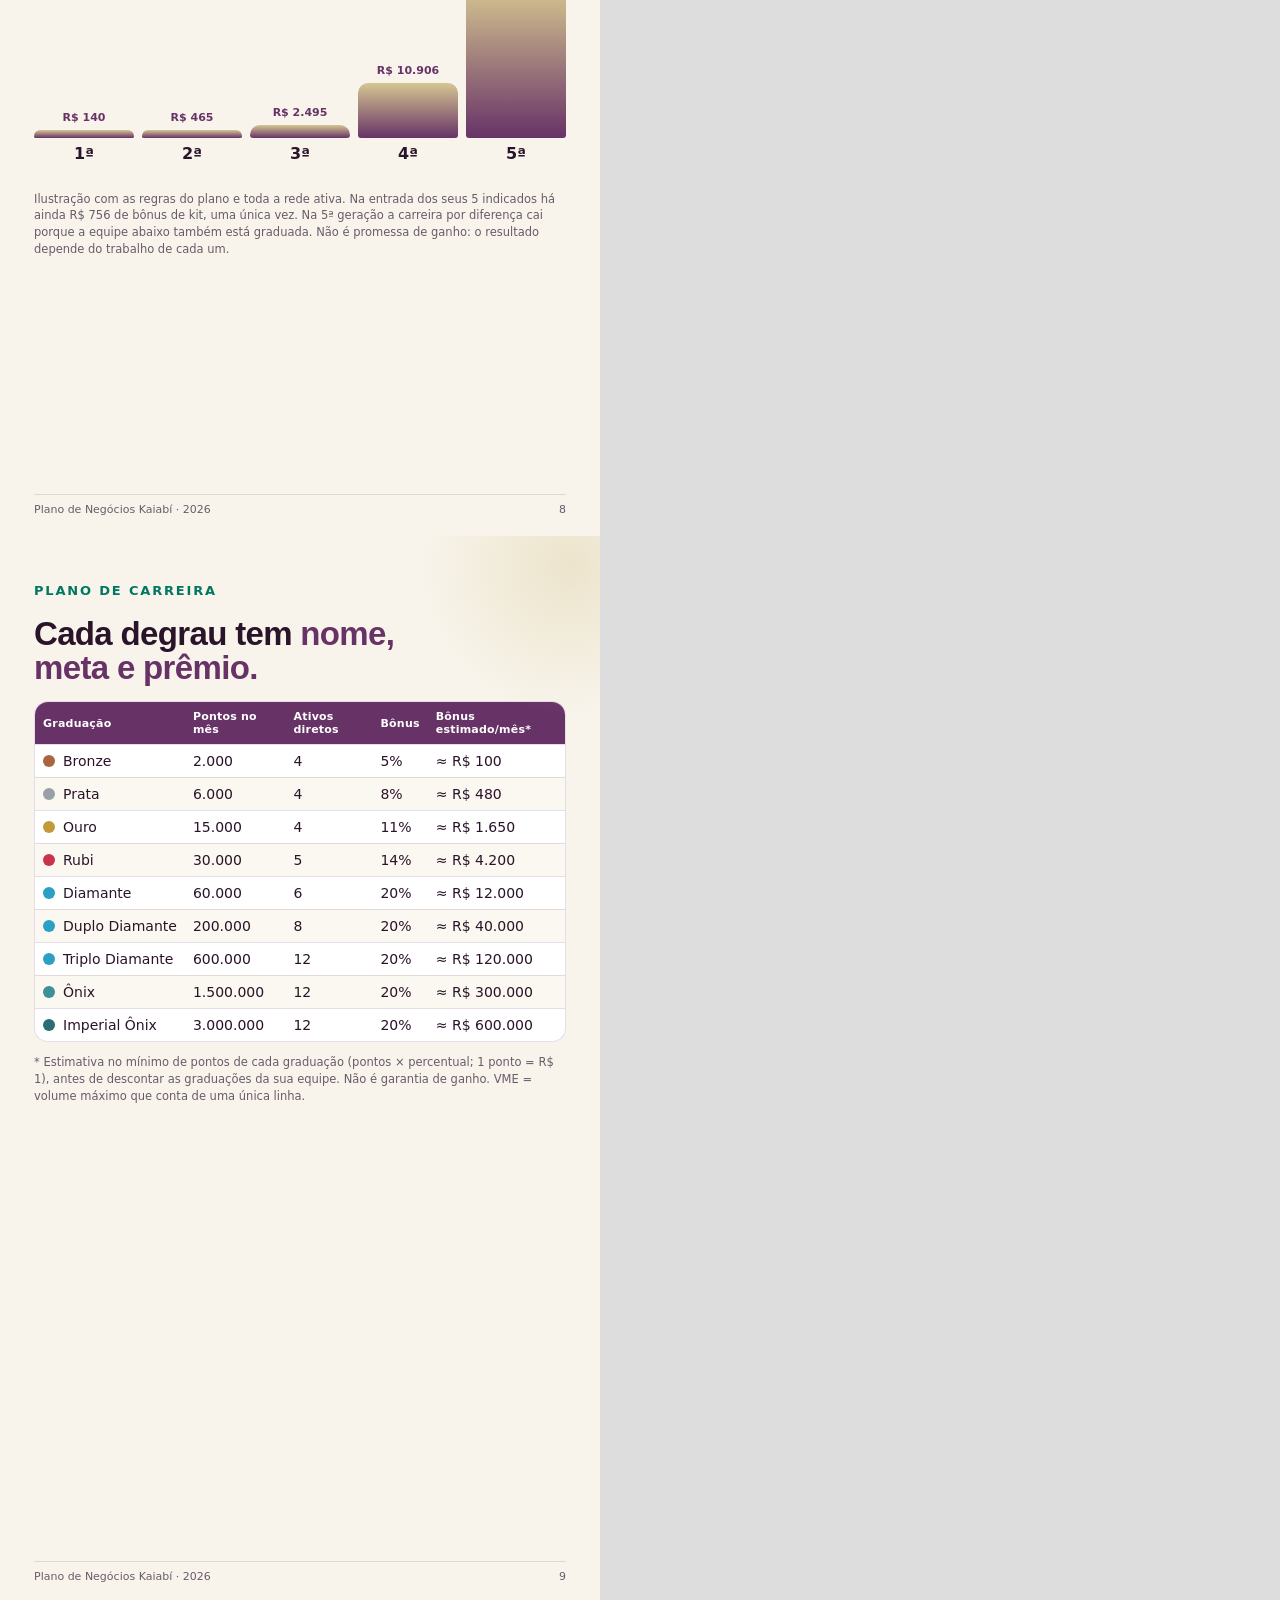
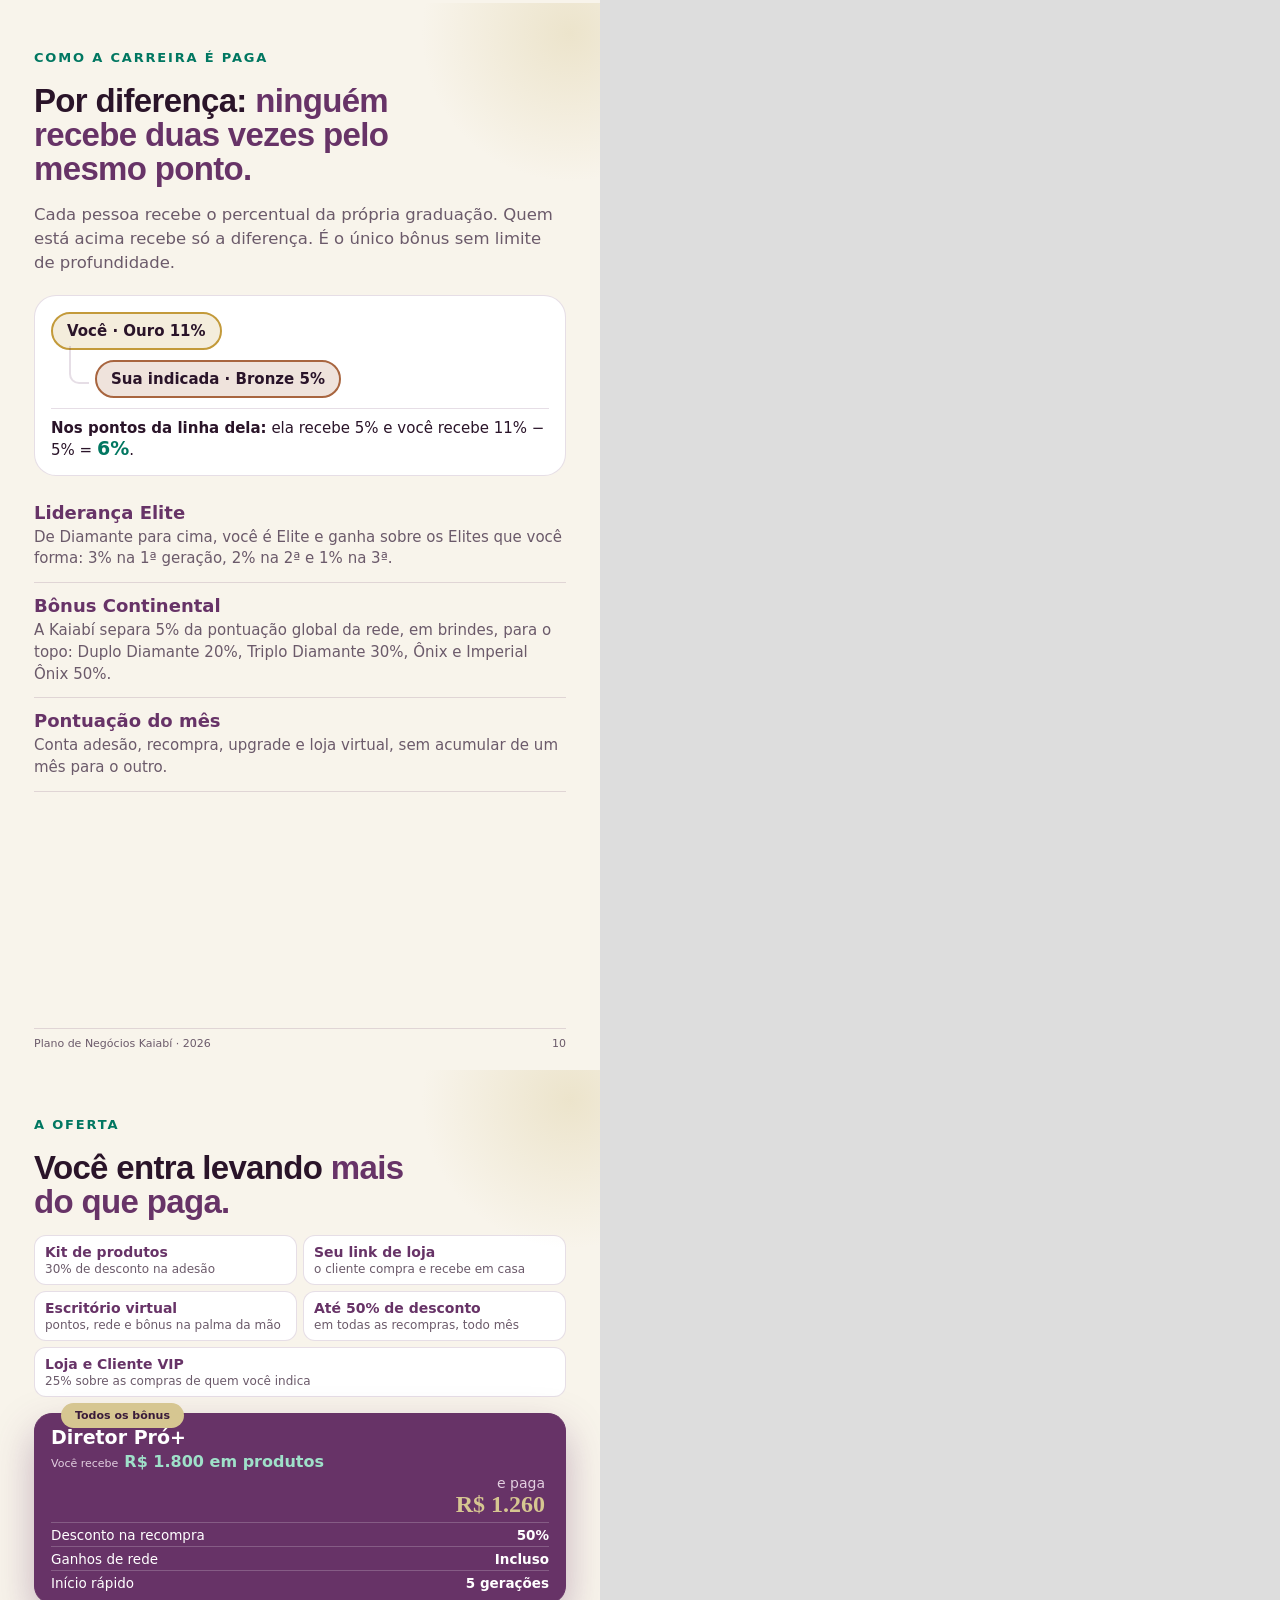
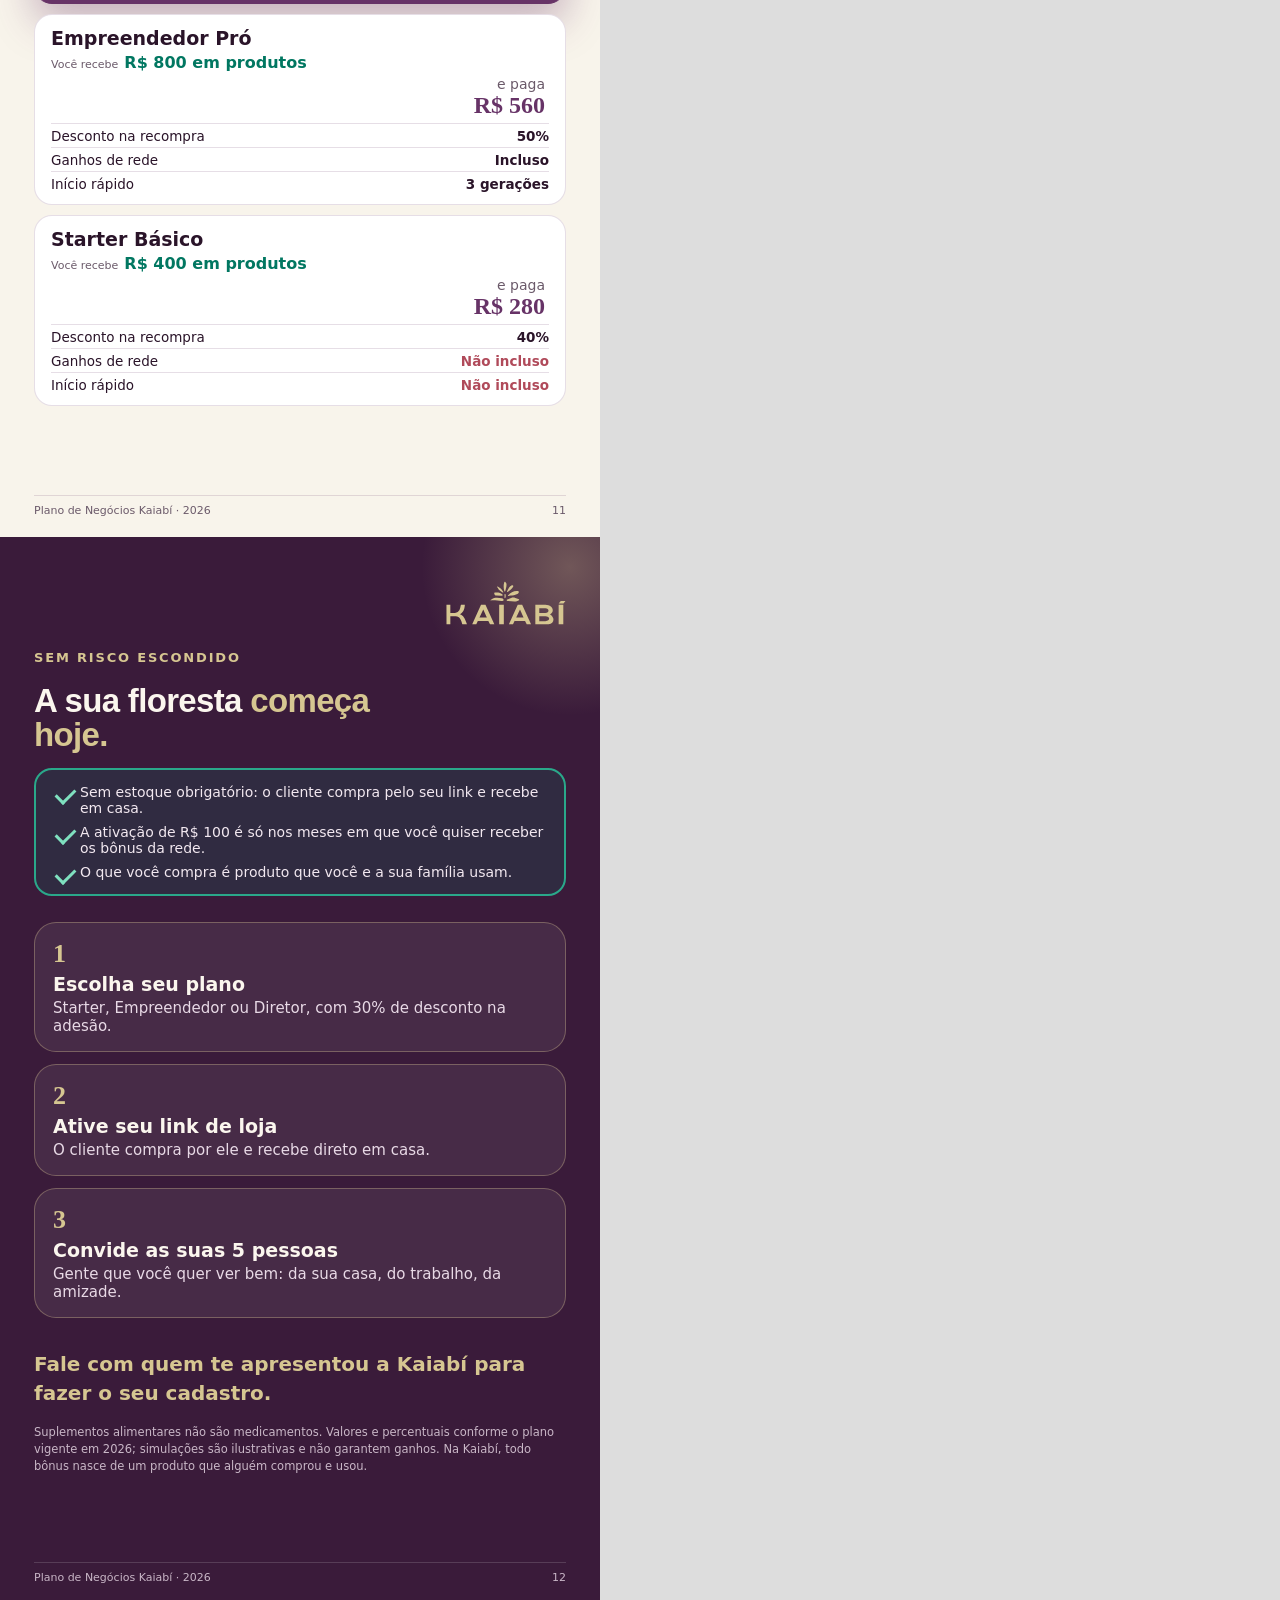
<file: ferramentas/plano/plano-m.html>
<!DOCTYPE html><html lang="pt-BR"><head><meta charset="utf-8"><title>Plano de Negócios Kaiabí 2026</title>
<style>:root{--W:600px;--H:1067px}@page{size:600px 1067px;margin:0}*{box-sizing:border-box;margin:0;padding:0}
:root{--plum:#673367;--deep:#3a1b3a;--sand:#d6c691;--sand2:#efe6c8;--green:#017761;--cream:#f8f4eb;--ink:#2a1429;--mute:#6b5a6a;--line:rgba(103,51,103,.16)}
html,body{background:#ddd}
body{font-family:"Inter",system-ui,sans-serif;color:var(--ink);-webkit-print-color-adjust:exact;print-color-adjust:exact}
.pg{width:var(--W);height:var(--H);position:relative;overflow:hidden;background:var(--cream);padding:72px 88px 80px;display:flex;flex-direction:column;gap:22px;page-break-after:always;break-after:page}
.pg::before{content:"";position:absolute;right:-180px;top:-180px;width:520px;height:520px;border-radius:50%;background:radial-gradient(circle,rgba(214,198,145,.35),transparent 70%)}
.pg.dark{background:var(--deep);color:#fbf6ee}
h1,h2,h3{font-family:"Inter Display","Inter",sans-serif;font-weight:800;letter-spacing:-.02em;line-height:1.04}
h1{font-size:76px;max-width:15ch}
h2{font-size:50px;max-width:22ch}
h2 em,h1 em{font-style:normal;color:var(--plum)}
.dark h2 em{color:var(--sand)}
h3{font-size:30px}
.kick{font-size:17px;font-weight:700;letter-spacing:.14em;text-transform:uppercase;color:var(--green)}
.dark .kick{color:var(--sand)}
.lead{font-size:22px;line-height:1.45;color:var(--mute);max-width:62ch}
.lead.sm{font-size:19px}
.dark .lead{color:#e8d9e6}
p{line-height:1.45}
.pf{position:absolute;left:88px;right:88px;bottom:28px;display:flex;justify-content:space-between;font-size:14px;color:var(--mute);border-top:1px solid var(--line);padding-top:12px}
.dark .pf{color:#c9b7c7;border-color:rgba(255,255,255,.15)}
.g2{display:grid;grid-template-columns:1fr 1fr;gap:36px;align-items:start}
.g2.wide{grid-template-columns:1.45fr 1fr}
.g3{display:grid;grid-template-columns:repeat(3,1fr);gap:22px}
.card{background:#fff;border:1px solid var(--line);border-radius:22px;padding:26px;display:grid;gap:8px;box-shadow:0 10px 30px rgba(58,27,58,.06)}
.card b{font-size:23px}.card p{color:var(--mute);font-size:18px}
.nb{display:inline-grid;place-items:center;width:42px;height:42px;border-radius:50%;background:var(--plum);color:var(--sand);font-weight:800;font-size:20px}
.nb.sm{width:30px;height:30px;font-size:15px;flex:none}
.pots{display:flex;justify-content:center;align-items:flex-end;gap:26px;margin-top:auto;height:220px}
.pots img{height:100%;width:auto;object-fit:contain;filter:drop-shadow(0 14px 18px rgba(58,27,58,.25))}
.pots img:nth-child(3){height:118%}
/* capa */
.cover{padding:0;justify-content:center}
.cover .cbg{position:absolute;inset:0;width:100%;height:100%;object-fit:cover;opacity:.55}
.cover::after{content:"";position:absolute;inset:0;background:linear-gradient(90deg,rgba(58,27,58,.95) 30%,rgba(58,27,58,.35))}
.cin{position:relative;z-index:1;padding:0 110px;display:grid;gap:26px}
.logo{width:260px;height:auto;color:var(--sand)}
.cover .lead{font-size:24px;max-width:48ch}
/* planos */
.plan{background:#fff;border:1px solid var(--line);border-radius:24px;padding:28px 26px;display:grid;gap:14px;position:relative;align-content:start}
.plan.top{background:var(--plum);color:#fff;border-color:var(--plum);box-shadow:0 18px 40px rgba(103,51,103,.35)}
.plan .tag{position:absolute;top:-14px;left:26px;background:var(--sand);color:var(--deep);font-weight:800;font-size:14px;padding:6px 14px;border-radius:99px}
.pn{font-size:26px}
.pr strong{font-family:"Inter Display";font-size:44px;font-weight:800;color:var(--plum)}
.plan.top .pr strong{color:var(--sand)}
.pr s{margin-left:10px;font-size:20px;color:var(--mute)}.plan.top .pr s{color:#dcc9da}
.plan ul{list-style:none;display:grid;gap:8px}
.plan li{display:flex;justify-content:space-between;gap:10px;font-size:17px;border-top:1px solid var(--line);padding-top:8px}
.plan.top li{border-color:rgba(255,255,255,.2)}
.plan li b.no{color:#b04a5a;font-weight:600}.plan.top li b.no{color:#ffb3c0}
/* regras */
.rule{padding:18px 0;border-bottom:1px solid var(--line);display:grid;gap:6px}
.rule b{font-size:22px;color:var(--plum)}.rule p{font-size:18px;color:var(--mute)}
.safe{background:rgba(1,119,97,.08);border:2px solid var(--green);border-radius:24px;padding:30px;display:grid;gap:14px}
.safe b{font-size:26px;color:var(--green)}
.safe span{position:relative;padding-left:34px;font-size:18px}
.safe span::before{content:"";position:absolute;left:4px;top:.3em;width:16px;height:9px;border-left:3px solid var(--green);border-bottom:3px solid var(--green);transform:rotate(-45deg)}
/* movimentos */
.mov{background:#fff;border-radius:24px;padding:24px;border:1px solid var(--line);display:grid;gap:6px;align-content:start}
.mov h3{color:var(--plum)}.mov small{font-size:15px;color:var(--green);font-weight:700}
.mov ul{list-style:none;display:grid;gap:12px;margin-top:8px}
.mov li{display:flex;gap:12px;align-items:flex-start;border-top:1px solid var(--line);padding-top:12px}
.mov li div{flex:1}.mov li b{font-size:18px}.mov li p{font-size:15px;color:var(--mute)}
.mov li strong{font-size:18px;color:var(--plum);white-space:nowrap}
/* tabelas */
.tb{width:100%;border-collapse:separate;border-spacing:0;background:#fff;border-radius:20px;overflow:hidden;border:1px solid var(--line);font-size:17px}
.tb th{background:var(--plum);color:#fff;text-align:left;padding:12px 14px;font-size:14px;font-weight:700;letter-spacing:.02em}
.tb td{padding:11px 14px;border-top:1px solid var(--line);white-space:nowrap}
.tb tr:nth-child(even) td{background:#fbf8f1}
.tb tr.tot td{font-weight:800;color:var(--plum);background:var(--sand2)}
.tb td i{display:inline-block;width:12px;height:12px;border-radius:50%;margin-right:8px;vertical-align:-1px}
.tb td.hl{font-weight:800;color:var(--green)}
.fn{font-size:14px;color:var(--mute);margin-top:12px;max-width:110ch}
.notes .rule:first-child{padding-top:0}
/* degraus */
.stairs{display:flex;align-items:flex-end;gap:8px;height:520px}
.st{flex:1;height:var(--h);background:linear-gradient(180deg,var(--c),color-mix(in srgb,var(--c) 60%,#3a1b3a));border-radius:12px 12px 4px 4px;position:relative}
.st span{position:absolute;left:50%;bottom:calc(100% + 8px);transform:translateX(-50%) rotate(-55deg);transform-origin:left bottom;white-space:nowrap;font-size:14px;font-weight:700;color:var(--ink)}
/* diferença */
.diff{display:grid;gap:20px}
.ex{background:#fff;border:1px solid var(--line);border-radius:22px;padding:24px;display:grid;gap:14px}
.pill{display:inline-block;padding:10px 18px;border-radius:99px;background:color-mix(in srgb,var(--c) 18%,#fff);border:2px solid var(--c);font-weight:700;font-size:18px}
.exr:nth-child(2){padding-left:44px;position:relative}.exr:nth-child(2)::before{content:"";position:absolute;left:18px;top:-14px;width:18px;height:36px;border-left:2px solid var(--line);border-bottom:2px solid var(--line);border-bottom-left-radius:10px}
.exr.res{font-size:19px;padding-top:10px;border-top:1px solid var(--line)}.exr.res strong{color:var(--green);font-size:24px}
/* simulação */
.bars{display:flex;align-items:flex-end;gap:14px;height:330px;padding-top:30px}
.bar{flex:1;height:100%;display:flex;flex-direction:column;justify-content:flex-end;align-items:center;gap:6px}
.bar i{display:block;width:100%;height:var(--h);background:linear-gradient(180deg,var(--sand),var(--plum));border-radius:10px 10px 3px 3px}
.bar b{font-size:14px;color:var(--plum);white-space:nowrap}.bar span{font-weight:700}
.sim .tb{font-size:15px}.sim .tb td,.sim .tb th{padding:9px 10px}
/* final */
.end{justify-content:center}
.go{list-style:none;counter-reset:g;display:grid;grid-template-columns:repeat(3,1fr);gap:22px;margin-top:10px}
.go li{counter-increment:g;background:rgba(255,255,255,.07);border:1px solid rgba(214,198,145,.35);border-radius:22px;padding:26px;display:grid;gap:8px}
.go li::before{content:counter(g);font-family:"Inter Display";font-weight:800;font-size:38px;color:var(--sand)}
.go b{font-size:24px}.go span{color:#e8d9e6;font-size:18px}
.cta{font-size:28px;font-weight:700;color:var(--sand);margin-top:16px}
.legal{font-size:14px;color:#c9b7c7;max-width:100ch}
.endlogo{position:absolute;right:88px;top:70px}.endlogo .logo{width:170px}

/* ===== MOBILE (9:16) ===== */
.m .pg{padding:46px 34px 64px;gap:16px}
.m .pg::before{width:300px;height:300px;right:-120px;top:-120px}
.m .pf{left:34px;right:34px;bottom:20px;font-size:11px;padding-top:8px}
.m h1{font-size:46px}.m h2{font-size:33px}.m h3{font-size:22px}
.m .kick{font-size:13px}
.m .lead,.m .lead.sm{font-size:16.5px}
.m .g2,.m .g2.wide,.m .g3{grid-template-columns:1fr;gap:14px}
.m .cin{padding:0 38px;align-self:end;margin-bottom:90px;gap:18px}.m .logo{width:190px}.m .cover .lead{font-size:17px}
.m .cover::after{background:linear-gradient(0deg,rgba(58,27,58,.96) 45%,rgba(58,27,58,.3))}
.m .card{padding:16px 18px;gap:4px;border-radius:18px}.m .card b{font-size:19px}.m .card p{font-size:15px}.m .nb{width:32px;height:32px;font-size:16px}
.m .pots{height:170px;gap:10px}
.m .plans{gap:12px}.m .plan{padding:16px 18px;gap:6px;grid-template-columns:1fr auto;align-items:center;border-radius:18px}
.m .plan ul{grid-column:1/-1;grid-template-columns:1fr;gap:3px}.m .plan li{font-size:13.5px;padding-top:4px}

.m .pn{font-size:19px}.m .pr strong{font-size:26px}.m .pr{text-align:right}.m .pr s{display:block;margin:0;font-size:13px}.m .plan .tag{font-size:11px;top:-11px}
.m .rule{padding:12px 0;gap:4px}.m .rule b{font-size:18px}.m .rule p{font-size:15px}
.m .safe{padding:18px;gap:10px;border-radius:18px}.m .safe b{font-size:20px}.m .safe span{font-size:15px;padding-left:28px}
.m .movs{gap:10px}.m .mov{padding:14px 16px;border-radius:18px;gap:2px}.m .mov ul{gap:6px;margin-top:2px}.m .mov li{padding-top:6px;gap:8px}.m .mov li b{font-size:15px}.m .mov li p{display:none}.m .mov li strong{font-size:15px}.m .mov small{font-size:12px}.m .nb.sm{width:24px;height:24px;font-size:12px}
.m .tb{font-size:14px;border-radius:14px}.m .tb th{font-size:11px;padding:8px 8px}.m .tb td{padding:8px 8px}
.m .car .tb th:nth-child(5),.m .car .tb td:nth-child(5){display:none}
.m .stairs{display:none}
.m .fn{font-size:11.5px}
.m .sim .tb th:nth-child(4),.m .sim .tb td:nth-child(4),.m .sim .tb th:nth-child(5),.m .sim .tb td:nth-child(5),.m .sim .tb th:nth-child(6),.m .sim .tb td:nth-child(6){display:none}
.m .sim .tb{font-size:14px}.m .bars{height:220px;gap:8px;padding-top:24px}.m .bar b{font-size:11px}
.m .ex{padding:16px;gap:10px}.m .pill{font-size:15px;padding:8px 14px}.m .exr.res{font-size:15px}.m .exr.res strong{font-size:19px}
.m .go{grid-template-columns:1fr;gap:12px}.m .go li{padding:16px 18px;gap:4px}.m .go li::before{font-size:26px}.m .go b{font-size:19px}.m .go span{font-size:15px}
.m .cta{font-size:20px}.m .legal{font-size:11.5px}
.m .endlogo{right:34px;top:44px}.m .endlogo .logo{width:120px}
/* ===== v2 hormozi ===== */
.dream .card b{font-size:24px;color:var(--plum)}
.stats{display:grid;grid-template-columns:1.3fr 1fr 1fr;grid-template-rows:auto auto;gap:18px;margin-top:6px}
.stat{background:#fff;border:1px solid var(--line);border-radius:22px;padding:24px;display:grid;gap:6px;align-content:start}
.stat strong{font-family:"Inter Display";font-weight:800;font-size:52px;color:var(--plum);line-height:1}
.stat span{font-size:17px;color:var(--mute)}
.stat.big{grid-row:span 2;background:var(--plum);border-color:var(--plum)}
.stat.big strong{font-size:96px;color:var(--sand)}.stat.big span{color:#f0e3ee;font-size:21px}
.pgrid{display:grid;grid-template-columns:repeat(6,1fr);gap:16px;margin-top:6px}
.pc{background:#fff;border:1px solid var(--line);border-radius:20px;padding:16px 14px 18px;display:grid;justify-items:center;gap:4px;text-align:center}
.pc img{height:170px;width:auto;object-fit:contain;margin-bottom:6px;filter:drop-shadow(0 10px 12px rgba(58,27,58,.2))}
.pc b{font-size:16px;line-height:1.2;min-height:2.4em}.pc span{font-weight:800;font-size:20px;color:var(--plum)}.pc em{font-style:normal;font-size:14px;color:var(--green);font-weight:700}
.five{margin-top:8px;background:var(--plum);color:#fbf6ee;border-radius:22px;padding:24px 28px;font-size:20px;line-height:1.45}
.five strong{color:var(--sand)}.five span{font-family:"Inter Display";font-weight:800;font-size:28px;color:#fff}
.mov small{font-size:14px}
.stack{display:grid;grid-template-columns:repeat(5,1fr);gap:12px}
.si{background:#fff;border:1px solid var(--line);border-radius:16px;padding:14px 16px;display:grid;gap:2px}
.si b{font-size:17px;color:var(--plum)}.si span{font-size:14px;color:var(--mute)}
.pv span,.pr span{font-size:14px;color:var(--mute);display:block}
.pv strong{font-size:22px;color:var(--green)}
.plan.top .pv span,.plan.top .pr span{color:#e2cfe0}.plan.top .pv strong{color:#9fe0c9}
.plans .plan{gap:10px}.plans .pr strong{font-size:38px}
.safe.dk{background:rgba(1,119,97,.18);border-color:#2aa88a;padding:20px 26px}
.safe.dk span{color:#f2e8f0}.safe.dk span::before{border-color:#7fe0bf}
.end{gap:16px}
/* mobile v2 */
.m .stats{grid-template-columns:1fr 1fr;gap:10px}.m .stat{padding:14px 16px;border-radius:16px}.m .stat strong{font-size:34px}.m .stat span{font-size:13.5px}
.m .stat.big{grid-column:1/-1;grid-row:auto}.m .stat.big strong{font-size:56px}.m .stat.big span{font-size:16px}
.m .pgrid{grid-template-columns:repeat(3,1fr);gap:10px}.m .pc{padding:10px 8px 12px;border-radius:14px}.m .pc img{height:96px}.m .pc b{font-size:12.5px}.m .pc span{font-size:15px}.m .pc em{font-size:11.5px}
.m .five{font-size:15.5px;padding:16px 18px;border-radius:16px}.m .five span{font-size:21px}
.m .stack{grid-template-columns:1fr 1fr;gap:8px}.m .si{padding:10px 12px;border-radius:12px}.m .si b{font-size:14px}.m .si span{font-size:12px}
.m .stack .si:last-child{grid-column:1/-1}
.m .plans .pr strong{font-size:24px}.m .pv strong{font-size:16px}.m .pv span,.m .m .pr span{font-size:11px}
.m .plan .pv{grid-column:1/-1;order:3}
.m .safe.dk{padding:14px 16px;gap:8px}.m .safe.dk span{font-size:14px}
.m .dream .card b{font-size:19px}
.m .plans .plan ul li:nth-child(2),.m .plans .plan ul li:nth-child(5){display:none}
.m .plans .plan .pv{order:0;grid-column:1/-1;display:flex;gap:6px;align-items:baseline}
.m .plans .plan{padding:12px 16px;gap:4px}
.m .plans{gap:10px}
.m .stack{gap:6px}.m .si{padding:8px 10px}
</style></head>
<body class="m"><section class="pg cover dark">
      <img class="cbg" src="hero.jpg" alt="">
      <div class="cin"><svg class="logo" role="img" aria-label="Kaiabí" viewBox="4100 12500 12800 4660" xmlns="http://www.w3.org/2000/svg"><path fill="currentColor" fill-rule="evenodd" d="M 4149,15046 L 4154,17103 4563,17107 4563,16257 5131,16257 5131,16257 C 5588,16257 5748,16744 5839,17103 L 6335,17103 6335,17103 C 6129,16527 5937,16140 5588,16048 L 5588,16048 C 5974,15844 6067,15526 6114,15040 L 5690,15046 5690,15046 C 5588,15500 5570,15828 5058,15926 L 4563,15926 4563,15041 4149,15046 Z M 7836,15041 L 6897,17103 7330,17103 7495,16769 8076,15536 8456,16396 7671,16396 7492,16764 8616,16757 8076,15536 8616,16757 8795,17103 9255,17103 8309,15041 7836,15041 Z M 9772,17103 L 10268,17103 10268,15041 9772,15041 9772,17103 Z M 16116,17103 L 16612,17103 16612,15041 16116,15041 16116,17103 Z M 13629,15041 L 14049,15041 14049,15412 14697,15412 14697,15412 C 15136,15433 15153,15908 14697,15908 L 14049,15908 14049,15041 14697,15041 14697,15041 C 15479,15057 15750,15716 15196,16060 L 15196,16060 C 15764,16381 15640,17092 15041,17103 L 14049,17103 14049,16784 14697,16784 14697,16784 C 15278,16784 15206,16268 14697,16268 L 14049,16268 14049,17103 13629,17103 13629,15041 Z M 16343,14623 L 16116,14899 16629,14899 16839,14631 16343,14623 Z M 10346,13936 L 10346,14334 10346,14334 C 10406,14334 10462,14282 10462,14244 L 10462,13977 10462,13977 C 10452,13860 10346,13901 10346,13936 Z M 10150,13973 L 10150,13973 C 9954,13743 9726,13704 9318,13719 L 9318,13719 C 9211,13719 9241,13842 9271,13904 L 9271,13904 C 9296,13978 9361,14029 9478,14054 L 10072,14063 10072,14063 C 10128,14058 10172,14041 10150,13973 Z M 10046,14351 L 10046,14351 C 10343,14424 10230,14607 10194,14607 L 10194,14607 C 9973,14729 9226,14480 8878,14593 L 8878,14593 C 8768,14629 9046,14107 10046,14351 Z M 10629,14481 L 10629,14481 C 10550,14506 10551,14610 10666,14646 L 10666,14646 C 11149,14641 11602,14769 11878,14549 L 11878,14549 C 11907,14533 11920,14466 11878,14441 L 11878,14441 C 11164,14185 11297,14228 10629,14481 Z M 10711,14051 L 10711,14051 C 10691,14079 10698,14117 10732,14108 L 10732,14108 C 11011,14032 11671,14069 11851,13762 L 11851,13762 C 11903,13651 11858,13593 11740,13575 L 11740,13575 C 11330,13536 11007,13724 10711,14051 Z M 10626,13564 L 10626,13564 C 10587,13642 10649,13695 10715,13647 L 10715,13647 C 10877,13488 11176,13297 11276,13075 L 11276,13075 C 11281,12960 11231,12923 11130,12959 L 11130,12959 C 11004,13017 10899,13108 10813,13232 L 10626,13564 Z M 10308,13534 L 10308,13534 C 10332,13647 10408,13668 10436,13548 L 10436,13548 C 10471,13298 10593,13048 10543,12798 L 10543,12798 C 10541,12726 10511,12674 10447,12627 L 10447,12627 C 10381,12572 10331,12577 10300,12676 L 10300,12676 C 10228,12946 10239,13234 10308,13534 Z M 10209,13675 L 10209,13675 C 10227,13719 10205,13746 10141,13720 L 10141,13720 C 9971,13623 9823,13519 9720,13400 L 9720,13400 C 9660,13324 9634,13257 9569,13179 L 9569,13179 C 9546,13105 9575,13080 9658,13108 L 9658,13108 C 9886,13212 10070,13399 10209,13675 Z M 11752,15041 L 10813,17103 11246,17103 11411,16769 11992,15536 12372,16396 11587,16396 11408,16764 12532,16757 11992,15536 12532,16757 12711,17103 13171,17103 12225,15041 11752,15041 Z"/></svg>
        <p class="kick">Plano de Negócios 2026</p>
        <h1>Saúde para a sua família. Uma renda que cresce com quem você ajuda.</h1>
        <p class="lead">Uma floresta não cresce de uma árvore só. Veja como cuidar de quem você ama, conquistar a sua independência e ganhar com a Kaiabí, em regras claras e por escrito.</p>
      </div></section><section class="pg ">
      <p class="kick">Para onde você vai</p>
      <h2>Saúde em casa. <em>Independência para a sua vida.</em></h2>
      <p class="lead">A Kaiabí escolhe a dedo produtos naturais para cuidar de quem você ama e abre um caminho de renda para quem compartilha esse cuidado. Quem constrói, colhe.</p>
      <div class="g3 dream">
        <div class="card"><b>Cuidar da família</b><p>Tudo o que a sua casa consome com até 50% de desconto.</p></div>
        <div class="card"><b>Uma renda extra</b><p>Lucro em cada venda e bônus sobre as pessoas que você indica.</p></div>
        <div class="card"><b>Um negócio próprio</b><p>Uma rede que cresce, graduações e bônus todo mês.</p></div>
      </div>
      <div class="pots"><img src="p-calmais.webp" alt=""><img src="p-omega.webp" alt=""><img src="p-curcu.webp" alt=""><img src="p-protector.webp" alt=""><img src="p-antipar.webp" alt=""></div>
    <footer class="pf"><span>Plano de Negócios Kaiabí · 2026</span><span>2</span></footer></section><section class="pg ">
      <p class="kick">Por que agora</p>
      <h2>O mercado já existe. <em>Só falta você nele.</em></h2>
      <div class="stats">
        <div class="stat big"><strong>R$ 50 bi</strong><span>movimentados pela venda direta no Brasil em 2024, crescendo 6,5% no ano.</span></div>
        <div class="stat"><strong>7º</strong><span>maior mercado de venda direta do mundo. O Brasil lidera a América Latina.</span></div>
        <div class="stat"><strong>3,1 mi</strong><span>de revendedores ativos no país.</span></div>
        <div class="stat"><strong>76%</strong><span>conciliam a venda direta com outro trabalho. Não precisa largar o emprego.</span></div>
        <div class="stat"><strong>80%</strong><span>das vendas do setor já acontecem pelo WhatsApp. O seu celular é a sua loja.</span></div>
      </div>
      <p class="fn">Fontes: ABEVD; ABEVD/WFDSA; Pesquisa Perfil da Força de Vendas ABEVD/Bare International.</p>
    <footer class="pf"><span>Plano de Negócios Kaiabí · 2026</span><span>3</span></footer></section><section class="pg ">
      <p class="kick">O veículo</p>
      <h2>Produtos que a sua família usa primeiro. <em>E indica com orgulho.</em></h2>
      <p class="lead sm">Os melhores produtos naturais para a rotina da casa: sono, foco, imunidade, articulações, energia, leveza, pele e cabelo. Você compra com até 50% de desconto e revende pelo preço de tabela.</p>
      <div class="pgrid"><div class="pc"><img src="p-curcu.webp" alt=""><b>CURCU+</b><span>R$ 146</span><em>lucro até R$ 73</em></div><div class="pc"><img src="p-omega.webp" alt=""><b>Ômega Super DHA & EPA</b><span>R$ 204</span><em>lucro até R$ 102</em></div><div class="pc"><img src="p-calmais.webp" alt=""><b>Calmais</b><span>R$ 149</span><em>lucro até R$ 74,50</em></div><div class="pc"><img src="p-protector.webp" alt=""><b>Protector</b><span>R$ 184</span><em>lucro até R$ 92</em></div><div class="pc"><img src="p-magseven.webp" alt=""><b>Mag Seven</b><span>R$ 159,90</span><em>lucro até R$ 79,95</em></div><div class="pc"><img src="p-lithokit.webp" alt=""><b>LithoKit</b><span>R$ 227</span><em>lucro até R$ 113,50</em></div></div>
      <p class="fn">Preços de tabela. Lucro calculado com 50% de desconto (Empreendedor e Diretor). Suplementos alimentares não são medicamentos.</p>
    <footer class="pf"><span>Plano de Negócios Kaiabí · 2026</span><span>4</span></footer></section><section class="pg ">
      <p class="kick">Como funciona</p>
      <h2>Saúde pega. <em>Começa em você.</em></h2>
      <p class="lead">Quem usa, inspira. Você cuida da sua casa com desconto, e quem convive com você quer o mesmo.</p>
      <div class="g3 steps">
        <div class="card"><span class="nb">1</span><b>Você usa</b><p>Os produtos entram na rotina da sua casa com até 50% de desconto.</p></div>
        <div class="card"><span class="nb">2</span><b>Os seus perguntam</b><p>Família e amigos veem a sua nova rotina e querem também.</p></div>
        <div class="card"><span class="nb">3</span><b>Eles entram</b><p>Compram com desconto e fazem o mesmo com as pessoas deles.</p></div>
      </div>
      <div class="five"><strong>Seu trabalho cabe numa frase:</strong> <span>5 pessoas, bem cuidadas.</span> Escolha 5, seja a referência para elas e caminhe junto até cada uma ter as suas 5.</div>
    <footer class="pf"><span>Plano de Negócios Kaiabí · 2026</span><span>5</span></footer></section><section class="pg ">
      <p class="kick">Como se ganha</p>
      <h2>Nove formas de ganhar, <em>em três movimentos.</em></h2>
      <p class="lead">Comece pelo primeiro: vender o que você já usa dá lucro já na primeira venda. Os outros vêm com o tempo, conforme a sua rede cresce.</p>
      <div class="g3 movs"><div class="mov"><h3>Vender</h3><small>Seu primeiro ganho: já na primeira venda</small><ul><li><span class="nb sm">1</span><div><b>Lucro sobre vendas</b><p>Compre com desconto e revenda pelo preço de tabela.</p></div><strong>40% a 50%</strong></li><li><span class="nb sm">2</span><div><b>Link de loja</b><p>Sobre as compras do cliente final no seu link.</p></div><strong>25%</strong></li><li><span class="nb sm">3</span><div><b>Cliente VIP</b><p>Sobre o valor líquido das compras dos VIP que você indicou.</p></div><strong>25%</strong></li></ul></div><div class="mov"><h3>Indicar</h3><small>Empreendedor e Diretor</small><ul><li><span class="nb sm">4</span><div><b>Bônus de ativação</b><p>Por pessoa ativa na sua rede, até a 5ª geração.</p></div><strong>R$ 8</strong></li><li><span class="nb sm">5</span><div><b>Início rápido</b><p>Soma das 5 gerações do Diretor sobre a pontuação da equipe.</p></div><strong>até 45,4%</strong></li><li><span class="nb sm">6</span><div><b>Venda de kit</b><p>Sobre o kit de adesão de quem você indica.</p></div><strong>27%</strong></li></ul></div><div class="mov"><h3>Liderar</h3><small>Empreendedor e Diretor</small><ul><li><span class="nb sm">7</span><div><b>Plano de carreira</b><p>Sobre o volume da sua rede, por diferença.</p></div><strong>5% a 20%</strong></li><li><span class="nb sm">8</span><div><b>Liderança Elite</b><p>Sobre os Elites que você forma, em 3 gerações.</p></div><strong>3%, 2%, 1%</strong></li><li><span class="nb sm">9</span><div><b>Continental</b><p>Fatia da pontuação global em brindes ao topo.</p></div><strong>5% global</strong></li></ul></div></div>
    <footer class="pf"><span>Plano de Negócios Kaiabí · 2026</span><span>6</span></footer></section><section class="pg ">
      <p class="kick">Bônus da rede, geração a geração</p>
      <h2>A cada pessoa ativa, <em>você ganha. Todo mês.</em></h2>
      <div class="g2 wide">
        <table class="tb"><thead><tr><th>Geração</th><th>Ativação por pessoa ativa</th><th>Início rápido Diretor Pró+</th><th>Início rápido Empreendedor</th></tr></thead>
        <tbody><tr><td>1ª</td><td>R$ 8</td><td>20%</td><td>10%</td></tr><tr><td>2ª</td><td>R$ 8</td><td>10%</td><td>6%</td></tr><tr><td>3ª</td><td>R$ 8</td><td>6,5%</td><td>6%</td></tr><tr><td>4ª</td><td>R$ 8</td><td>5,4%</td><td>—</td></tr><tr><td>5ª</td><td>R$ 8</td><td>3,5%</td><td>—</td></tr><tr class="tot"><td>Total</td><td>até a 5ª</td><td>45,4%</td><td>22%</td></tr></tbody></table>
        <div class="notes">
          <div class="rule"><b>Ativação do mês</b><p>Os primeiros R$ 100 em produtos do mês ativam a pessoa, em preço cheio. Acima disso vale o desconto (50% no Empreendedor e no Diretor, 40% no Starter).</p></div>
          <div class="rule"><b>Pontos</b><p>Cada R$ 3 pagos geram 1 ponto, e cada ponto vale R$ 1. Quem compra R$ 200 paga R$ 150 e gera 50 pontos.</p></div>
          <div class="rule"><b>Venda de kit</b><p>27% sobre o kit de quem você indica: R$ 340 no Diretor, R$ 151 no Empreendedor e R$ 76 no Starter.</p></div>
        </div>
      </div>
    <footer class="pf"><span>Plano de Negócios Kaiabí · 2026</span><span>7</span></footer></section><section class="pg ">
      <p class="kick">Simulação 5 × 5</p>
      <h2>Quando cada pessoa ensina as suas 5 <em>a fazer o mesmo.</em></h2>
      <p class="lead sm">Plano Diretor Pró+, cada pessoa da rede comprando R$ 200 por mês e indicando 5. Valores mensais.</p>
      <div class="g2 wide sim">
        <table class="tb"><thead><tr><th>Rede até a</th><th>Pessoas</th><th>Ativação</th><th>Início rápido</th><th>Carreira</th><th>Economia</th><th>Total/mês</th><th>Graduação</th></tr></thead><tbody><tr><td>1ª</td><td>5</td><td>R$ 40</td><td>R$ 50</td><td>R$ 0</td><td>R$ 50</td><td class="hl">R$ 140</td><td>—</td></tr><tr><td>2ª</td><td>30</td><td>R$ 240</td><td>R$ 175</td><td>R$ 0</td><td>R$ 50</td><td class="hl">R$ 465</td><td>—</td></tr><tr><td>3ª</td><td>155</td><td>R$ 1.240</td><td>R$ 581</td><td>R$ 624</td><td>R$ 50</td><td class="hl">R$ 2.495</td><td>Prata</td></tr><tr><td>4ª</td><td>780</td><td>R$ 6.240</td><td>R$ 2.269</td><td>R$ 2.347</td><td>R$ 50</td><td class="hl">R$ 10.906</td><td>Rubi</td></tr><tr><td>5ª</td><td>3.905</td><td>R$ 31.240</td><td>R$ 7.738</td><td>R$ 2</td><td>R$ 50</td><td class="hl">R$ 39.030</td><td>Rubi</td></tr></tbody></table>
        <div class="bars"><div class="bar"><b>R$ 140</b><i style="--h:4.0%"></i><span>1ª</span></div><div class="bar"><b>R$ 465</b><i style="--h:4.0%"></i><span>2ª</span></div><div class="bar"><b>R$ 2.495</b><i style="--h:6.4%"></i><span>3ª</span></div><div class="bar"><b>R$ 10.906</b><i style="--h:27.9%"></i><span>4ª</span></div><div class="bar"><b>R$ 39.030</b><i style="--h:100.0%"></i><span>5ª</span></div></div>
      </div>
      <p class="fn">Ilustração com as regras do plano e toda a rede ativa. Na entrada dos seus 5 indicados há ainda R$ 756 de bônus de kit, uma única vez. Na 5ª geração a carreira por diferença cai porque a equipe abaixo também está graduada. Não é promessa de ganho: o resultado depende do trabalho de cada um.</p>
    <footer class="pf"><span>Plano de Negócios Kaiabí · 2026</span><span>8</span></footer></section><section class="pg ">
      <p class="kick">Plano de carreira</p>
      <h2>Cada degrau tem <em>nome, meta e prêmio.</em></h2>
      <div class="g2 wide car">
        <div><table class="tb"><thead><tr><th>Graduação</th><th>Pontos no mês</th><th>Ativos diretos</th><th>Bônus</th><th>VME por linha</th><th>Bônus estimado/mês*</th></tr></thead><tbody><tr><td><i style="background:#a8653f"></i>Bronze</td><td>2.000</td><td>4</td><td>5%</td><td>50%</td><td>≈ R$ 100</td></tr><tr><td><i style="background:#9aa0a8"></i>Prata</td><td>6.000</td><td>4</td><td>8%</td><td>50%</td><td>≈ R$ 480</td></tr><tr><td><i style="background:#c39a3a"></i>Ouro</td><td>15.000</td><td>4</td><td>11%</td><td>40%</td><td>≈ R$ 1.650</td></tr><tr><td><i style="background:#c8344a"></i>Rubi</td><td>30.000</td><td>5</td><td>14%</td><td>40%</td><td>≈ R$ 4.200</td></tr><tr><td><i style="background:#2b9fc4"></i>Diamante</td><td>60.000</td><td>6</td><td>20%</td><td>30%</td><td>≈ R$ 12.000</td></tr><tr><td><i style="background:#2b9fc4"></i>Duplo Diamante</td><td>200.000</td><td>8</td><td>20%</td><td>25%</td><td>≈ R$ 40.000</td></tr><tr><td><i style="background:#2b9fc4"></i>Triplo Diamante</td><td>600.000</td><td>12</td><td>20%</td><td>25%</td><td>≈ R$ 120.000</td></tr><tr><td><i style="background:#3d8f98"></i>Ônix</td><td>1.500.000</td><td>12</td><td>20%</td><td>20%</td><td>≈ R$ 300.000</td></tr><tr><td><i style="background:#2a6d74"></i>Imperial Ônix</td><td>3.000.000</td><td>12</td><td>20%</td><td>20%</td><td>≈ R$ 600.000</td></tr></tbody></table>
        <p class="fn">* Estimativa no mínimo de pontos de cada graduação (pontos × percentual; 1 ponto = R$ 1), antes de descontar as graduações da sua equipe. Não é garantia de ganho. VME = volume máximo que conta de uma única linha.</p></div>
        <div class="stairs"><div class="st" style="--h:18%;--c:#a8653f"><span>Bronze</span></div><div class="st" style="--h:28%;--c:#9aa0a8"><span>Prata</span></div><div class="st" style="--h:38%;--c:#c39a3a"><span>Ouro</span></div><div class="st" style="--h:48%;--c:#c8344a"><span>Rubi</span></div><div class="st" style="--h:58%;--c:#2b9fc4"><span>Diamante</span></div><div class="st" style="--h:68%;--c:#2b9fc4"><span>Duplo Diam.</span></div><div class="st" style="--h:78%;--c:#2b9fc4"><span>Triplo Diam.</span></div><div class="st" style="--h:88%;--c:#3d8f98"><span>Ônix</span></div><div class="st" style="--h:98%;--c:#2a6d74"><span>Imperial Ônix</span></div></div>
      </div>
    <footer class="pf"><span>Plano de Negócios Kaiabí · 2026</span><span>9</span></footer></section><section class="pg ">
      <p class="kick">Como a carreira é paga</p>
      <h2>Por diferença: <em>ninguém recebe duas vezes pelo mesmo ponto.</em></h2>
      <div class="g2">
        <div class="diff">
          <p class="lead sm">Cada pessoa recebe o percentual da própria graduação. Quem está acima recebe só a diferença. É o único bônus sem limite de profundidade.</p>
          <div class="ex"><div class="exr"><span class="pill" style="--c:#c39a3a">Você · Ouro 11%</span></div>
          <div class="exr"><span class="pill" style="--c:#a8653f">Sua indicada · Bronze 5%</span></div>
          <div class="exr res"><b>Nos pontos da linha dela:</b> ela recebe 5% e você recebe 11% − 5% = <strong>6%</strong>.</div></div>
        </div>
        <div>
          <div class="rule"><b>Liderança Elite</b><p>De Diamante para cima, você é Elite e ganha sobre os Elites que você forma: 3% na 1ª geração, 2% na 2ª e 1% na 3ª.</p></div>
          <div class="rule"><b>Bônus Continental</b><p>A Kaiabí separa 5% da pontuação global da rede, em brindes, para o topo: Duplo Diamante 20%, Triplo Diamante 30%, Ônix e Imperial Ônix 50%.</p></div>
          <div class="rule"><b>Pontuação do mês</b><p>Conta adesão, recompra, upgrade e loja virtual, sem acumular de um mês para o outro.</p></div>
        </div>
      </div>
    <footer class="pf"><span>Plano de Negócios Kaiabí · 2026</span><span>10</span></footer></section><section class="pg ">
      <p class="kick">A oferta</p>
      <h2>Você entra levando <em>mais do que paga.</em></h2>
      <div class="stack">
        <div class="si"><b>Kit de produtos</b><span>30% de desconto na adesão</span></div>
        <div class="si"><b>Seu link de loja</b><span>o cliente compra e recebe em casa</span></div>
        <div class="si"><b>Escritório virtual</b><span>pontos, rede e bônus na palma da mão</span></div>
        <div class="si"><b>Até 50% de desconto</b><span>em todas as recompras, todo mês</span></div>
        <div class="si"><b>Loja e Cliente VIP</b><span>25% sobre as compras de quem você indica</span></div>
      </div>
      <div class="g3 plans"><div class="plan top"><span class="tag">Todos os bônus</span>
        <b class="pn">Diretor Pró+</b><div class="pv"><span>Você recebe</span><strong>R$ 1.800 em produtos</strong></div><div class="pr"><span>e paga</span> <strong>R$ 1.260</strong></div>
        <ul><li><span>Desconto na recompra</span><b>50%</b></li>
        <li><span>Pontos na adesão</span><b>420 pts</b></li>
        <li><span>Ganhos de rede</span><b class="">Incluso</b></li>
        <li><span>Início rápido</span><b class="">5 gerações</b></li>
        <li><span>Bônus de venda de kit</span><b class="">27%</b></li></ul></div><div class="plan">
        <b class="pn">Empreendedor Pró</b><div class="pv"><span>Você recebe</span><strong>R$ 800 em produtos</strong></div><div class="pr"><span>e paga</span> <strong>R$ 560</strong></div>
        <ul><li><span>Desconto na recompra</span><b>50%</b></li>
        <li><span>Pontos na adesão</span><b>187 pts</b></li>
        <li><span>Ganhos de rede</span><b class="">Incluso</b></li>
        <li><span>Início rápido</span><b class="">3 gerações</b></li>
        <li><span>Bônus de venda de kit</span><b class="">27%</b></li></ul></div><div class="plan">
        <b class="pn">Starter Básico</b><div class="pv"><span>Você recebe</span><strong>R$ 400 em produtos</strong></div><div class="pr"><span>e paga</span> <strong>R$ 280</strong></div>
        <ul><li><span>Desconto na recompra</span><b>40%</b></li>
        <li><span>Pontos na adesão</span><b>93 pts</b></li>
        <li><span>Ganhos de rede</span><b class="no">Não incluso</b></li>
        <li><span>Início rápido</span><b class="no">Não incluso</b></li>
        <li><span>Bônus de venda de kit</span><b class="no">Não incluso</b></li></ul></div></div>
    <footer class="pf"><span>Plano de Negócios Kaiabí · 2026</span><span>11</span></footer></section><section class="pg end dark">
      <p class="kick">Sem risco escondido</p>
      <h2>A sua floresta <em>começa hoje.</em></h2>
      <div class="safe dk">
        <span>Sem estoque obrigatório: o cliente compra pelo seu link e recebe em casa.</span>
        <span>A ativação de R$ 100 é só nos meses em que você quiser receber os bônus da rede.</span>
        <span>O que você compra é produto que você e a sua família usam.</span>
      </div>
      <ol class="go">
        <li><b>Escolha seu plano</b><span>Starter, Empreendedor ou Diretor, com 30% de desconto na adesão.</span></li>
        <li><b>Ative seu link de loja</b><span>O cliente compra por ele e recebe direto em casa.</span></li>
        <li><b>Convide as suas 5 pessoas</b><span>Gente que você quer ver bem: da sua casa, do trabalho, da amizade.</span></li>
      </ol>
      <p class="cta">Fale com quem te apresentou a Kaiabí para fazer o seu cadastro.</p>
      <p class="legal">Suplementos alimentares não são medicamentos. Valores e percentuais conforme o plano vigente em 2026; simulações são ilustrativas e não garantem ganhos. Na Kaiabí, todo bônus nasce de um produto que alguém comprou e usou.</p>
      <div class="endlogo"><svg class="logo" role="img" aria-label="Kaiabí" viewBox="4100 12500 12800 4660" xmlns="http://www.w3.org/2000/svg"><path fill="currentColor" fill-rule="evenodd" d="M 4149,15046 L 4154,17103 4563,17107 4563,16257 5131,16257 5131,16257 C 5588,16257 5748,16744 5839,17103 L 6335,17103 6335,17103 C 6129,16527 5937,16140 5588,16048 L 5588,16048 C 5974,15844 6067,15526 6114,15040 L 5690,15046 5690,15046 C 5588,15500 5570,15828 5058,15926 L 4563,15926 4563,15041 4149,15046 Z M 7836,15041 L 6897,17103 7330,17103 7495,16769 8076,15536 8456,16396 7671,16396 7492,16764 8616,16757 8076,15536 8616,16757 8795,17103 9255,17103 8309,15041 7836,15041 Z M 9772,17103 L 10268,17103 10268,15041 9772,15041 9772,17103 Z M 16116,17103 L 16612,17103 16612,15041 16116,15041 16116,17103 Z M 13629,15041 L 14049,15041 14049,15412 14697,15412 14697,15412 C 15136,15433 15153,15908 14697,15908 L 14049,15908 14049,15041 14697,15041 14697,15041 C 15479,15057 15750,15716 15196,16060 L 15196,16060 C 15764,16381 15640,17092 15041,17103 L 14049,17103 14049,16784 14697,16784 14697,16784 C 15278,16784 15206,16268 14697,16268 L 14049,16268 14049,17103 13629,17103 13629,15041 Z M 16343,14623 L 16116,14899 16629,14899 16839,14631 16343,14623 Z M 10346,13936 L 10346,14334 10346,14334 C 10406,14334 10462,14282 10462,14244 L 10462,13977 10462,13977 C 10452,13860 10346,13901 10346,13936 Z M 10150,13973 L 10150,13973 C 9954,13743 9726,13704 9318,13719 L 9318,13719 C 9211,13719 9241,13842 9271,13904 L 9271,13904 C 9296,13978 9361,14029 9478,14054 L 10072,14063 10072,14063 C 10128,14058 10172,14041 10150,13973 Z M 10046,14351 L 10046,14351 C 10343,14424 10230,14607 10194,14607 L 10194,14607 C 9973,14729 9226,14480 8878,14593 L 8878,14593 C 8768,14629 9046,14107 10046,14351 Z M 10629,14481 L 10629,14481 C 10550,14506 10551,14610 10666,14646 L 10666,14646 C 11149,14641 11602,14769 11878,14549 L 11878,14549 C 11907,14533 11920,14466 11878,14441 L 11878,14441 C 11164,14185 11297,14228 10629,14481 Z M 10711,14051 L 10711,14051 C 10691,14079 10698,14117 10732,14108 L 10732,14108 C 11011,14032 11671,14069 11851,13762 L 11851,13762 C 11903,13651 11858,13593 11740,13575 L 11740,13575 C 11330,13536 11007,13724 10711,14051 Z M 10626,13564 L 10626,13564 C 10587,13642 10649,13695 10715,13647 L 10715,13647 C 10877,13488 11176,13297 11276,13075 L 11276,13075 C 11281,12960 11231,12923 11130,12959 L 11130,12959 C 11004,13017 10899,13108 10813,13232 L 10626,13564 Z M 10308,13534 L 10308,13534 C 10332,13647 10408,13668 10436,13548 L 10436,13548 C 10471,13298 10593,13048 10543,12798 L 10543,12798 C 10541,12726 10511,12674 10447,12627 L 10447,12627 C 10381,12572 10331,12577 10300,12676 L 10300,12676 C 10228,12946 10239,13234 10308,13534 Z M 10209,13675 L 10209,13675 C 10227,13719 10205,13746 10141,13720 L 10141,13720 C 9971,13623 9823,13519 9720,13400 L 9720,13400 C 9660,13324 9634,13257 9569,13179 L 9569,13179 C 9546,13105 9575,13080 9658,13108 L 9658,13108 C 9886,13212 10070,13399 10209,13675 Z M 11752,15041 L 10813,17103 11246,17103 11411,16769 11992,15536 12372,16396 11587,16396 11408,16764 12532,16757 11992,15536 12532,16757 12711,17103 13171,17103 12225,15041 11752,15041 Z"/></svg></div>
    <footer class="pf"><span>Plano de Negócios Kaiabí · 2026</span><span>12</span></footer></section></body></html>
</file>
